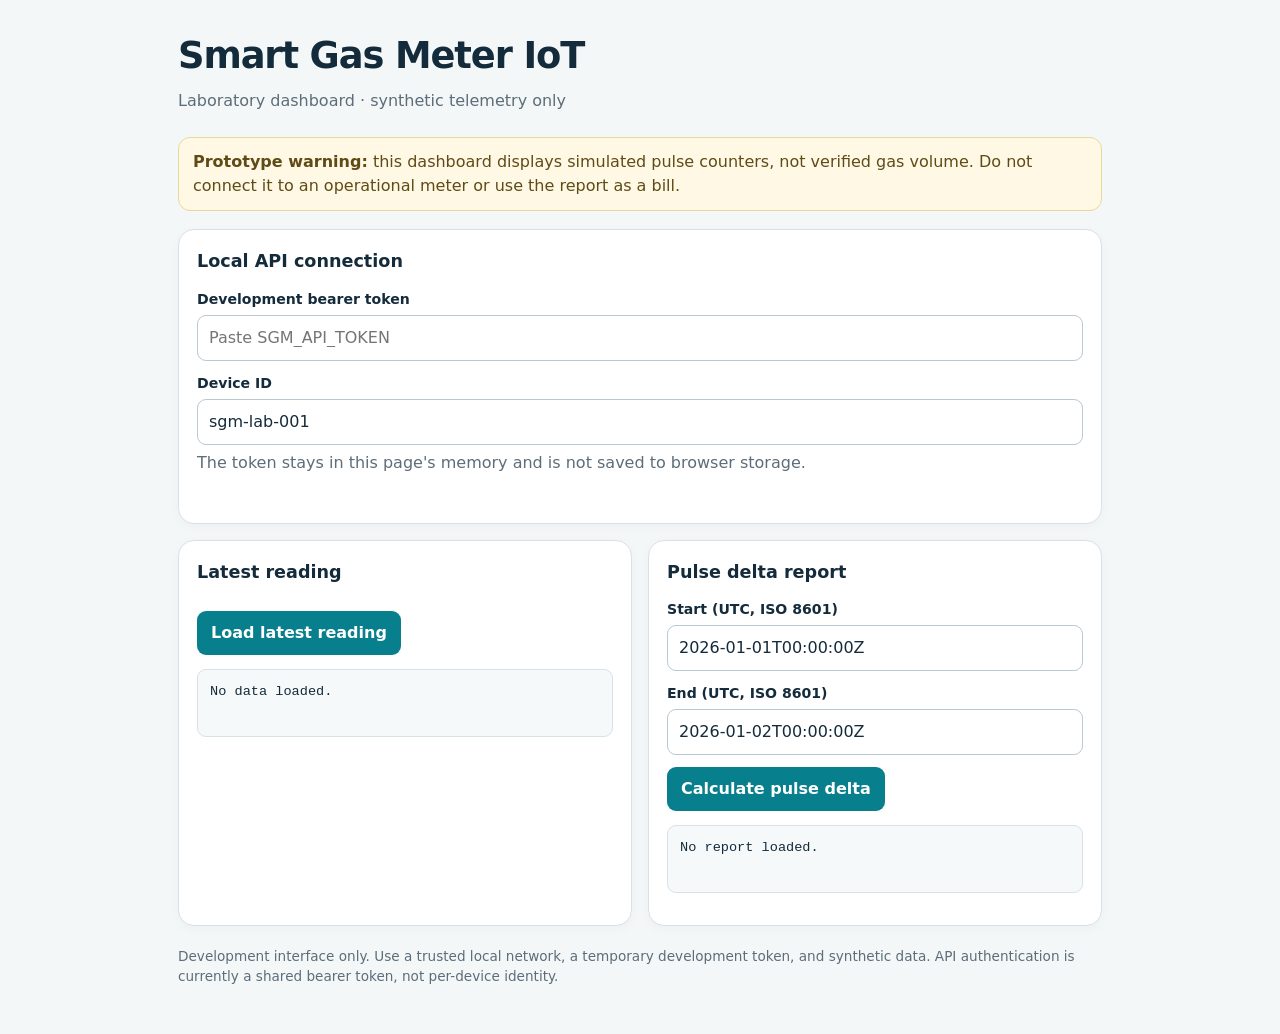
<file: backend/static/index.html>
<!doctype html>
<html lang="en">
<head>
  <meta charset="utf-8">
  <meta name="viewport" content="width=device-width, initial-scale=1">
  <title>Smart Gas Meter IoT · Lab Dashboard</title>
  <style>
    :root { color-scheme: light; --ink:#142b3b; --muted:#5d6d79; --line:#d8e1e6; --bg:#f3f7f8; --accent:#087f8c; --soft:#e5f4f3; }
    * { box-sizing:border-box; }
    body { margin:0; font:16px/1.5 system-ui,-apple-system,sans-serif; background:var(--bg); color:var(--ink); }
    main { max-width:960px; margin:0 auto; padding:28px 18px 48px; }
    header { margin-bottom:24px; }
    h1 { margin:0 0 6px; font-size:clamp(1.6rem,4vw,2.3rem); letter-spacing:-.03em; }
    h2 { font-size:1.1rem; margin:0 0 14px; }
    p { margin:6px 0; color:var(--muted); }
    .notice { background:#fff8e5; border:1px solid #ebd69a; border-radius:12px; padding:12px 14px; color:#5f4b16; margin:18px 0; }
    .grid { display:grid; grid-template-columns:repeat(auto-fit,minmax(280px,1fr)); gap:16px; }
    section { background:white; border:1px solid var(--line); border-radius:16px; padding:18px; box-shadow:0 3px 12px #142b3b08; }
    label { display:block; font-size:.88rem; font-weight:650; margin:12px 0 5px; }
    input { width:100%; border:1px solid #b9c9d1; border-radius:9px; padding:10px 11px; font:inherit; color:var(--ink); background:#fff; }
    button { margin-top:12px; border:0; border-radius:9px; padding:10px 14px; background:var(--accent); color:white; font:inherit; font-weight:650; cursor:pointer; }
    button.secondary { background:var(--soft); color:#07545c; }
    pre { white-space:pre-wrap; overflow-wrap:anywhere; background:#f6f9fa; border:1px solid var(--line); border-radius:9px; padding:12px; min-height:68px; font-size:.85rem; }
    .status { min-height:24px; font-size:.9rem; color:var(--muted); }
    footer { margin-top:20px; font-size:.85rem; color:var(--muted); }
  </style>
</head>
<body>
<main>
  <header>
    <h1>Smart Gas Meter IoT</h1>
    <p>Laboratory dashboard · synthetic telemetry only</p>
  </header>
  <div class="notice"><strong>Prototype warning:</strong> this dashboard displays simulated pulse counters, not verified gas volume. Do not connect it to an operational meter or use the report as a bill.</div>
  <section>
    <h2>Local API connection</h2>
    <label for="token">Development bearer token</label>
    <input id="token" type="password" autocomplete="off" placeholder="Paste SGM_API_TOKEN">
    <label for="device">Device ID</label>
    <input id="device" value="sgm-lab-001">
    <p>The token stays in this page's memory and is not saved to browser storage.</p>
    <div id="status" class="status" role="status" aria-live="polite"></div>
  </section>
  <div class="grid" style="margin-top:16px">
    <section>
      <h2>Latest reading</h2>
      <button id="latestBtn">Load latest reading</button>
      <pre id="latest">No data loaded.</pre>
    </section>
    <section>
      <h2>Pulse delta report</h2>
      <label for="start">Start (UTC, ISO 8601)</label>
      <input id="start" value="2026-01-01T00:00:00Z">
      <label for="end">End (UTC, ISO 8601)</label>
      <input id="end" value="2026-01-02T00:00:00Z">
      <button id="reportBtn">Calculate pulse delta</button>
      <pre id="report">No report loaded.</pre>
    </section>
  </div>
  <footer>Development interface only. Use a trusted local network, a temporary development token, and synthetic data. API authentication is currently a shared bearer token, not per-device identity.</footer>
</main>
<script>
  const $ = id => document.getElementById(id);
  const token = () => $('token').value.trim();
  const device = () => $('device').value.trim();
  const headers = () => ({ 'Authorization': 'Bearer ' + token(), 'Accept': 'application/json' });
  async function api(path) {
    if (!token()) throw new Error('Enter the development bearer token first.');
    const response = await fetch(path, { headers: headers() });
    const body = await response.json().catch(() => ({}));
    if (!response.ok) throw new Error(body.detail || ('HTTP ' + response.status));
    return body;
  }
  async function run(button, output, task) {
    $('status').textContent = 'Working…';
    $(button).disabled = true;
    try {
      const result = await task();
      $(output).textContent = JSON.stringify(result, null, 2);
      $('status').textContent = 'Request completed.';
    } catch (error) {
      $(output).textContent = error.message;
      $('status').textContent = 'Request failed.';
    } finally {
      $(button).disabled = false;
    }
  }
  $('latestBtn').addEventListener('click', () => run('latestBtn', 'latest', () =>
    api('/api/v1/devices/' + encodeURIComponent(device()) + '/latest')));
  $('reportBtn').addEventListener('click', () => run('reportBtn', 'report', () => {
    const query = new URLSearchParams({device_id: device(), start: $('start').value.trim(), end: $('end').value.trim()});
    return api('/api/v1/reports/consumption?' + query.toString());
  }));
</script>
</body>
</html>
</file>
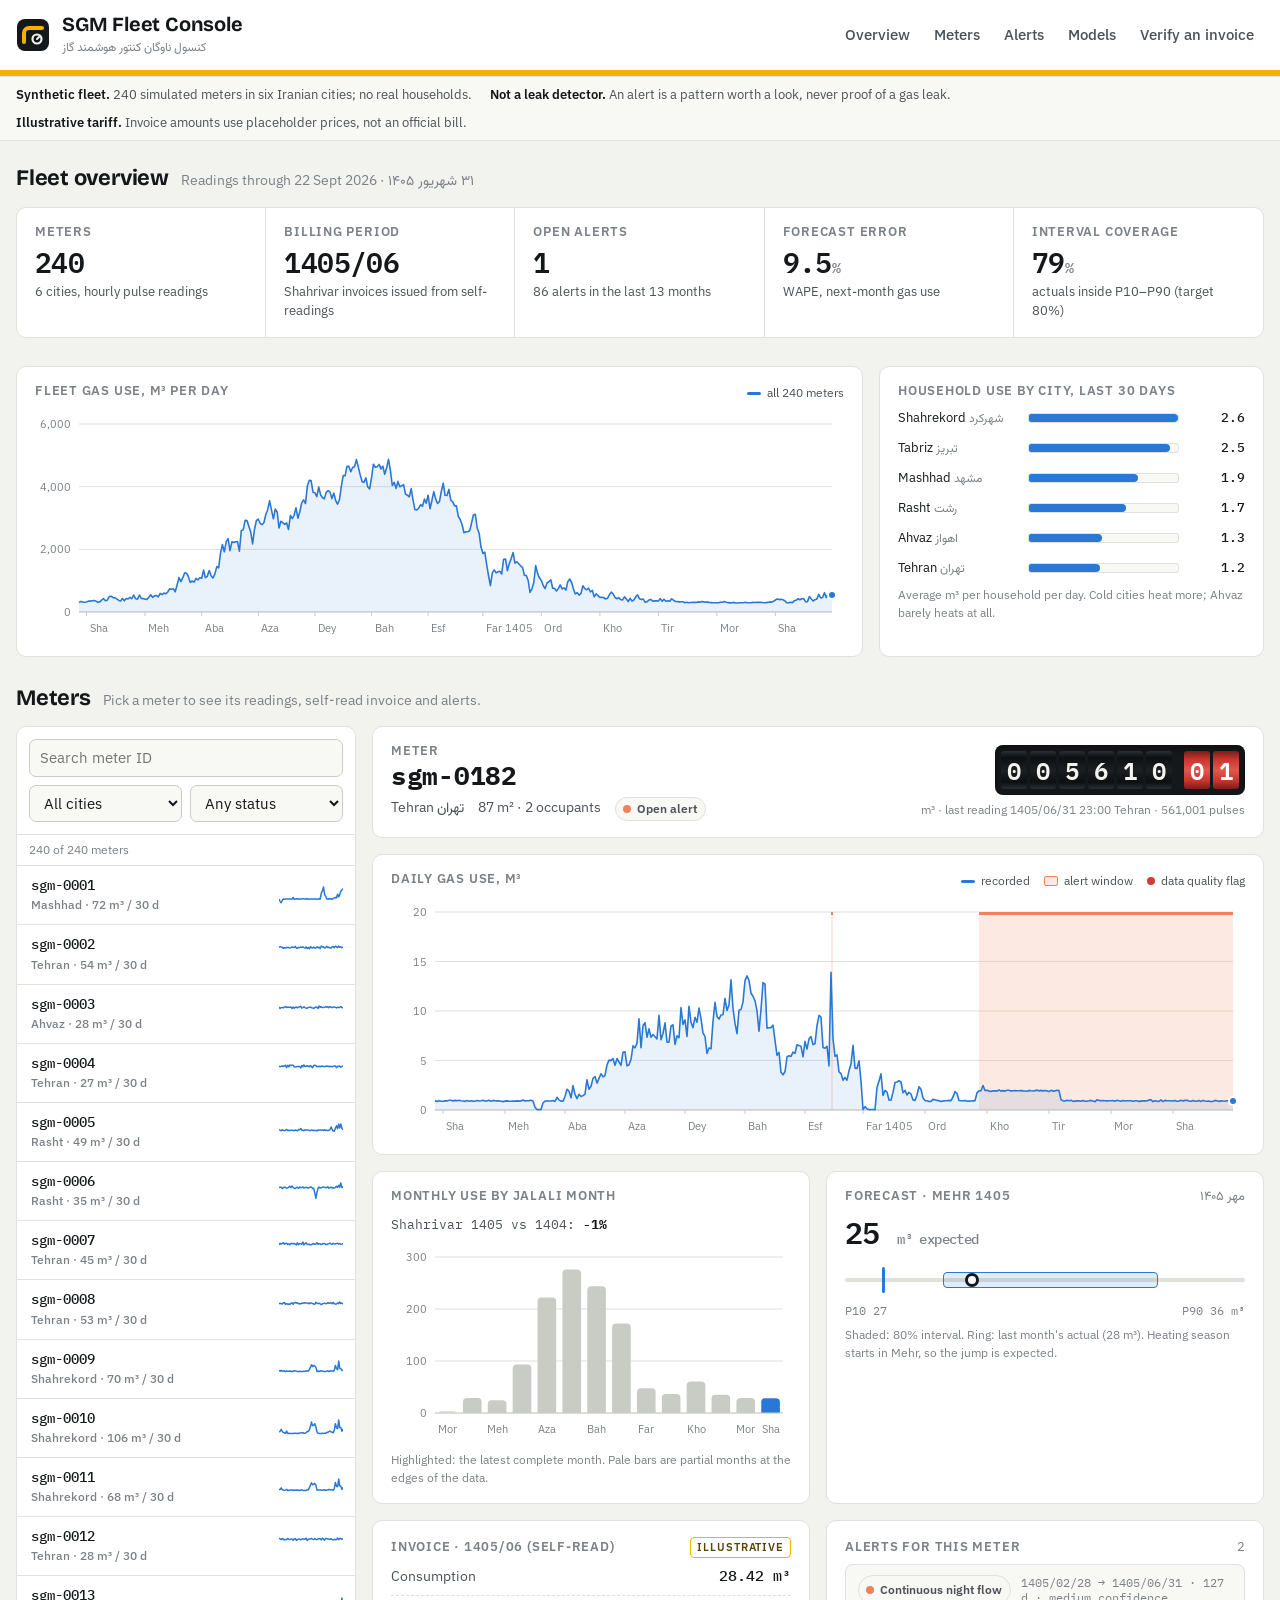
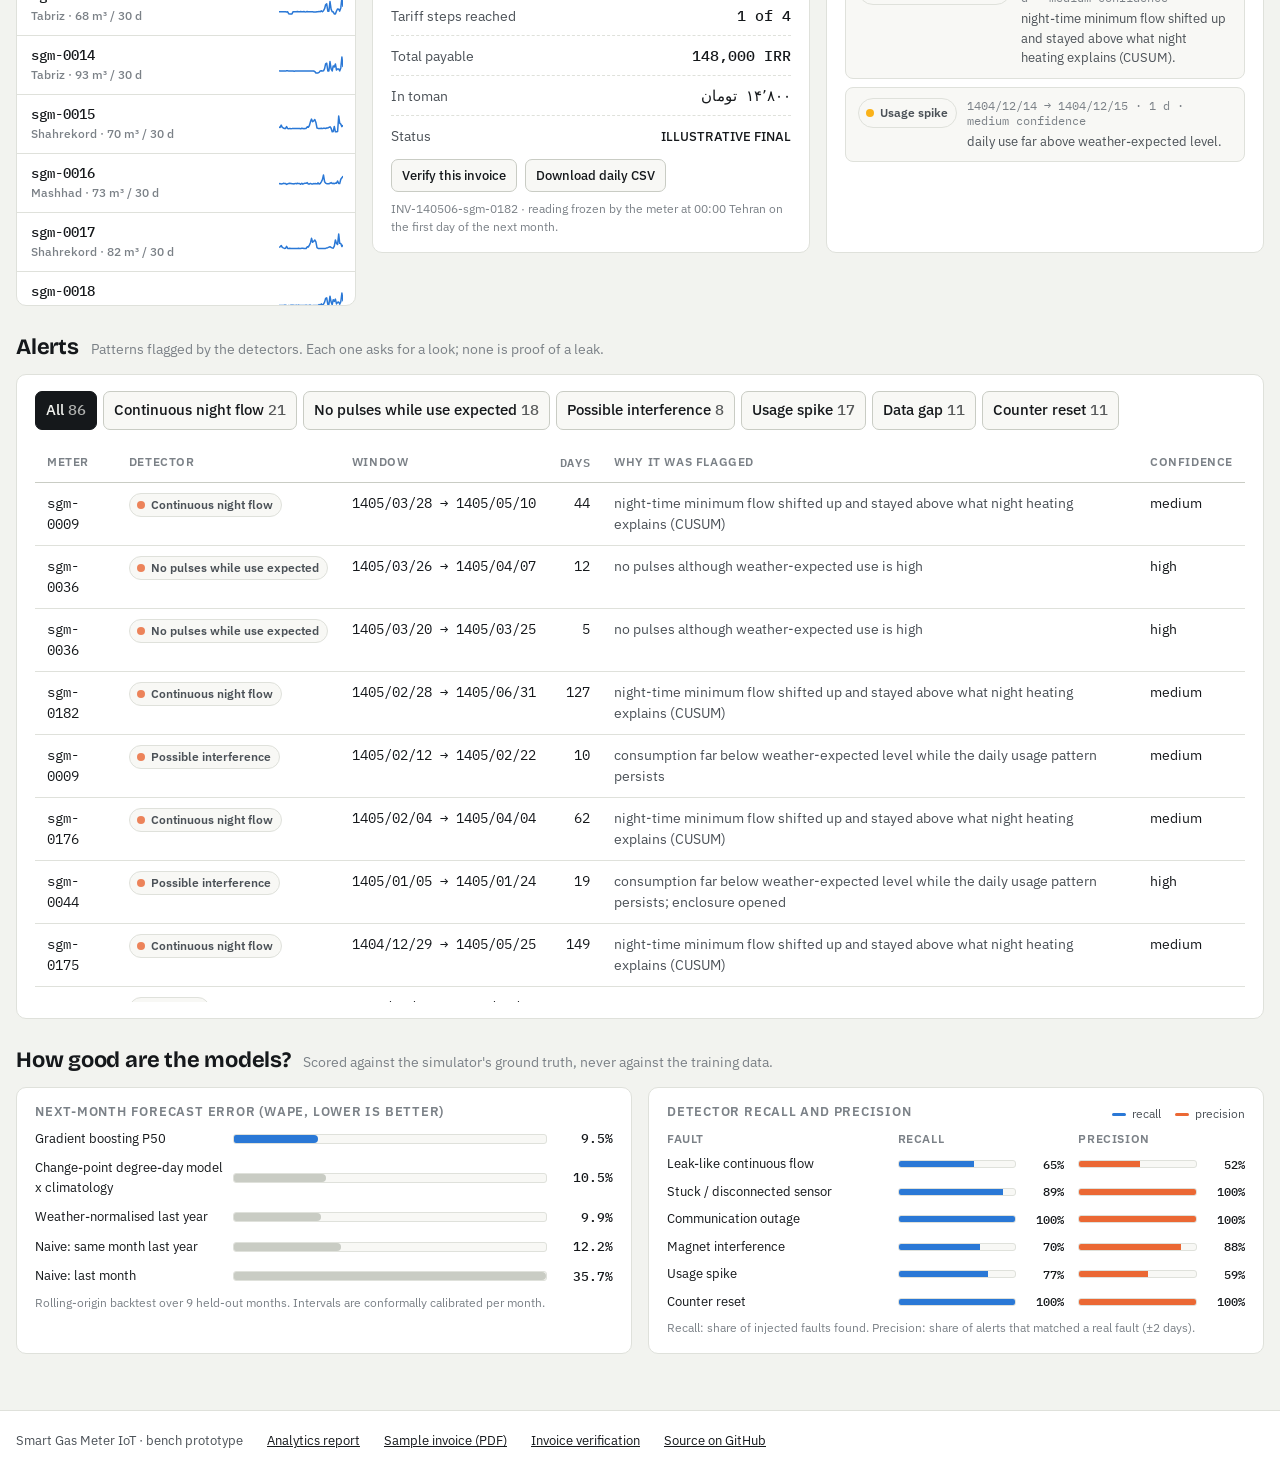
<file: docs/dashboard/index.html>
<!doctype html>
<html lang="en">
<head>
<meta charset="utf-8">
<meta name="viewport" content="width=device-width, initial-scale=1, viewport-fit=cover">
<title>SGM Fleet Console</title>
<meta name="description" content="Fleet console for the Smart Gas Meter prototype: readings, billing-period self-reading, forecasts, alerts and illustrative invoices on a synthetic 240-meter fleet.">
<link rel="preconnect" href="https://fonts.googleapis.com">
<link rel="preconnect" href="https://fonts.gstatic.com" crossorigin>
<link rel="stylesheet" href="https://fonts.googleapis.com/css2?family=Bricolage+Grotesque:opsz,wght@12..96,600;12..96,700&family=IBM+Plex+Mono:wght@400;500;600&family=IBM+Plex+Sans:wght@400;500;600&family=Vazirmatn:wght@400;600&display=swap">
<style>
/* Layout: a utility console. Header band with the yellow gas-pipe rule, KPI strip,
   then device list | device detail, then fleet-wide alerts and model quality. */
:root {
  --bg: #f2f3ef;
  --surface: #ffffff;
  --surface-2: #f8f8f5;
  --ink: #15181b;
  --ink-2: #4b5157;
  --muted: #7b8187;
  --line: #dfe1db;
  --line-2: #c9ccc4;
  --pipe: #f2b200;          /* Iranian gas pipes are painted yellow */
  --pipe-ink: #5a4300;
  --s1: #2a78d6;            /* data series (validated categorical order) */
  --s2: #eb6834;
  --s3: #1baf7a;
  --band: rgba(42, 120, 214, 0.14);
  --good: #0ca30c;
  --warn: #fab219;
  --serious: #ec835a;
  --critical: #d03b3b;
  --drum: #15181b;
  --drum-ink: #f4f4ef;
  --drum-red: #c9352f;
  --alert-band: rgba(236, 131, 90, 0.18);
  --font-display: "Bricolage Grotesque", "IBM Plex Sans", system-ui, sans-serif;
  --font-body: "IBM Plex Sans", system-ui, -apple-system, "Segoe UI", sans-serif;
  --font-num: "IBM Plex Mono", ui-monospace, "SFMono-Regular", Menlo, monospace;
  --font-fa: "Vazirmatn", "IBM Plex Sans", Tahoma, sans-serif;
  --radius: 10px;
}
@media (prefers-color-scheme: dark) {
  :root:not([data-theme="light"]) {
    --bg: #0f1214; --surface: #171b1e; --surface-2: #1c2125; --ink: #e8ebe6; --ink-2: #b4bab6;
    --muted: #868d91; --line: #2a3035; --line-2: #3a4147; --pipe: #f2b200; --pipe-ink: #f7d46a;
    --s1: #4f93e6; --s2: #f07c4c; --s3: #2cc28c; --band: rgba(79, 147, 230, 0.2);
    --drum: #050607; --drum-ink: #f4f4ef; --drum-red: #e0483f; --alert-band: rgba(240, 124, 76, 0.2);
    color-scheme: dark;
  }
}
:root[data-theme="dark"] {
  --bg: #0f1214; --surface: #171b1e; --surface-2: #1c2125; --ink: #e8ebe6; --ink-2: #b4bab6;
  --muted: #868d91; --line: #2a3035; --line-2: #3a4147; --pipe: #f2b200; --pipe-ink: #f7d46a;
  --s1: #4f93e6; --s2: #f07c4c; --s3: #2cc28c; --band: rgba(79, 147, 230, 0.2);
  --drum: #050607; --drum-ink: #f4f4ef; --drum-red: #e0483f; --alert-band: rgba(240, 124, 76, 0.2);
  color-scheme: dark;
}

* { box-sizing: border-box; }
html, body { margin: 0; }
body {
  background: var(--bg); color: var(--ink); font: 15px/1.5 var(--font-body);
  -webkit-font-smoothing: antialiased;
}
a { color: var(--s1); }
.fa { font-family: var(--font-fa); direction: rtl; unicode-bidi: isolate; }
.num { font-family: var(--font-num); font-variant-numeric: tabular-nums; }
.wrap {
  max-width: 1320px; margin: 0 auto;
  padding-left: max(16px, env(safe-area-inset-left, 0px));
  padding-right: max(16px, env(safe-area-inset-right, 0px));
}
:focus-visible { outline: 3px solid var(--pipe); outline-offset: 2px; border-radius: 4px; }

/* Header */
.top { background: var(--surface); border-bottom: 1px solid var(--line); }
.top .wrap { display: flex; align-items: center; gap: 20px; flex-wrap: wrap; padding-block: 14px; }
.brand { display: flex; align-items: center; gap: 12px; text-decoration: none; color: var(--ink); }
.brand svg { flex: none; }
.brand b { font: 700 20px/1 var(--font-display); letter-spacing: -0.01em; }
.brand small { display: block; font: 400 12px/1.3 var(--font-fa); color: var(--muted); margin-top: 3px; }
.top nav { display: flex; gap: 4px; flex-wrap: wrap; margin-left: auto; }
.top nav a {
  color: var(--ink-2); text-decoration: none; font-weight: 500; padding: 6px 10px; border-radius: 6px;
}
.top nav a:hover { background: var(--surface-2); color: var(--ink); }
.pipe-rule { height: 6px; background: var(--pipe); }

.notice { background: var(--surface-2); border-bottom: 1px solid var(--line); font-size: 13px; color: var(--ink-2); }
.notice .wrap { padding-block: 8px; display: flex; gap: 8px 18px; flex-wrap: wrap; }
.notice strong { color: var(--ink); font-weight: 600; }

main { display: grid; grid-template-columns: minmax(0, 1fr); gap: 28px; padding-block: 24px 56px; }
main > section { min-width: 0; }
h2 {
  font: 700 22px/1.2 var(--font-display); margin: 0; letter-spacing: -0.01em; text-wrap: balance;
}
h3 { font: 600 13px/1.3 var(--font-body); text-transform: uppercase; letter-spacing: 0.06em; color: var(--muted); margin: 0; }
.section-head { display: flex; align-items: baseline; gap: 12px; flex-wrap: wrap; margin-bottom: 14px; }
.section-head p { margin: 0; color: var(--muted); font-size: 14px; }

.card { background: var(--surface); border: 1px solid var(--line); border-radius: var(--radius); }
.pad { padding: 16px 18px; }

/* KPI strip */
.kpis { display: grid; grid-template-columns: repeat(5, minmax(0, 1fr)); gap: 0; }
.kpi { padding: 16px 18px; border-right: 1px solid var(--line); min-width: 0; }
.kpi:last-child { border-right: 0; }
.kpi .v { font: 600 28px/1.1 var(--font-num); letter-spacing: -0.02em; margin-top: 6px; }
.kpi .v small { font-size: 15px; color: var(--muted); font-weight: 500; }
.kpi .s { font-size: 13px; color: var(--ink-2); margin-top: 4px; }

/* Fleet chart */
.fleet { display: grid; grid-template-columns: minmax(0, 2.2fr) minmax(0, 1fr); gap: 16px; }

/* Devices */
.devices { display: grid; grid-template-columns: 340px minmax(0, 1fr); gap: 16px; align-items: start; }
.list { display: flex; flex-direction: column; max-height: 1180px; }
.filters { display: grid; grid-template-columns: 1fr 1fr; gap: 8px; padding: 12px; border-bottom: 1px solid var(--line); }
.filters input { grid-column: 1 / -1; }
input, select, button {
  font: inherit; color: var(--ink); background: var(--surface-2); border: 1px solid var(--line-2);
  border-radius: 7px; padding: 7px 10px; min-width: 0;
}
button { cursor: pointer; font-weight: 500; }
button:hover { border-color: var(--ink-2); }
.count { font-size: 12px; color: var(--muted); padding: 6px 12px; border-bottom: 1px solid var(--line); }
.rows { overflow-y: auto; flex: 1; }
.row {
  display: grid; grid-template-columns: 1fr auto; gap: 2px 10px; padding: 10px 12px 10px 14px; width: 100%;
  border: 0; border-bottom: 1px solid var(--line); border-radius: 0; background: transparent; text-align: left;
  position: relative;
}
.row:hover { background: var(--surface-2); }
.row[aria-current="true"] { background: var(--surface-2); }
.row[aria-current="true"]::before { content: ""; position: absolute; left: 0; top: 0; bottom: 0; width: 4px; background: var(--pipe); }
.row .id { font: 500 14px/1.3 var(--font-num); }
.row .meta { font-size: 12px; color: var(--muted); grid-column: 1; }
.row svg { grid-row: 1 / span 2; grid-column: 2; align-self: center; }

.chip {
  display: inline-flex; align-items: center; gap: 6px; font-size: 12px; font-weight: 600; line-height: 1;
  padding: 5px 8px 5px 7px; border-radius: 999px; background: var(--surface-2); border: 1px solid var(--line);
  color: var(--ink-2); white-space: nowrap;
}
.chip i { width: 8px; height: 8px; border-radius: 50%; display: inline-block; background: currentColor; }
.chip.good i { background: var(--good); }
.chip.warn i { background: var(--warn); }
.chip.serious i { background: var(--serious); }
.chip.critical i { background: var(--critical); }

.detail { display: grid; gap: 16px; min-width: 0; }
.ident { display: grid; grid-template-columns: minmax(0, 1fr) auto; gap: 16px; align-items: center; }
.ident h2 { font-size: 26px; }
.ident .sub { color: var(--ink-2); font-size: 14px; display: flex; gap: 6px 14px; flex-wrap: wrap; margin-top: 6px; }

/* Odometer */
.odo { display: grid; gap: 6px; justify-items: end; }
.drums { display: flex; gap: 3px; padding: 6px; background: var(--drum); border-radius: 8px; box-shadow: inset 0 2px 6px rgba(0,0,0,.5); }
.drum {
  width: 26px; height: 38px; display: grid; place-items: center; border-radius: 3px;
  font: 600 24px/1 var(--font-num); color: var(--drum-ink);
  background: linear-gradient(#2b2f33, #0d0f11 18%, #1c2023 50%, #0d0f11 82%, #2b2f33);
}
.drum.red { color: #fff; background: linear-gradient(#7a1d19, var(--drum-red) 22%, #e2564e 50%, var(--drum-red) 78%, #7a1d19); }
.drum.sep { width: 6px; background: none; }
.odo .lbl { font-size: 12px; color: var(--muted); }

.grid2 { display: grid; grid-template-columns: repeat(2, minmax(0, 1fr)); gap: 16px; }
.grid3 { display: grid; grid-template-columns: repeat(3, minmax(0, 1fr)); gap: 16px; }
.chart-head { display: flex; justify-content: space-between; align-items: baseline; gap: 10px; flex-wrap: wrap; margin-bottom: 8px; }
.chart-head .legend { display: flex; gap: 14px; flex-wrap: wrap; font-size: 12px; color: var(--ink-2); }
.legend span { display: inline-flex; align-items: center; gap: 6px; }
.legend .sw { width: 14px; height: 3px; border-radius: 2px; background: var(--s1); }
.legend .sw.band { height: 10px; background: var(--alert-band); border: 1px solid var(--serious); }
.legend .sw.dot { width: 8px; height: 8px; border-radius: 50%; background: var(--critical); }
.chart { position: relative; width: 100%; }
.chart svg { display: block; width: 100%; height: auto; overflow: visible; }
.chart text { fill: var(--muted); font: 11px var(--font-body); }
.chart .axis { stroke: var(--line-2); }
.chart .grid { stroke: var(--line); }
.tip {
  position: absolute; pointer-events: none; background: var(--ink); color: var(--bg); font-size: 12px;
  padding: 7px 9px; border-radius: 6px; white-space: nowrap; transform: translate(-50%, -100%); margin-top: -10px;
  box-shadow: 0 4px 14px rgba(0,0,0,.18);
}
.tip b { font-family: var(--font-num); }

.facts { display: grid; gap: 10px; }
.fact { display: flex; justify-content: space-between; gap: 12px; align-items: baseline; border-bottom: 1px dashed var(--line); padding-bottom: 8px; }
.fact:last-child { border-bottom: 0; padding-bottom: 0; }
.fact span:first-child { color: var(--ink-2); font-size: 14px; }
.fact span:last-child { font: 500 15px var(--font-num); text-align: right; }
.big { font: 600 30px/1.1 var(--font-num); letter-spacing: -0.02em; }
.big small { font-size: 14px; color: var(--muted); font-weight: 500; }
.range { position: relative; height: 34px; margin: 14px 0 6px; }
.range .track { position: absolute; left: 0; right: 0; top: 15px; height: 4px; background: var(--line); border-radius: 2px; }
.range .span { position: absolute; top: 9px; height: 16px; background: var(--band); border: 1px solid var(--s1); border-radius: 4px; }
.range .p50 { position: absolute; top: 4px; width: 3px; height: 26px; background: var(--s1); border-radius: 2px; transform: translateX(-1px); }
.range .last { position: absolute; top: 10px; width: 14px; height: 14px; border-radius: 50%; background: var(--surface); border: 3px solid var(--ink); transform: translateX(-7px); }
.range-labels { display: flex; justify-content: space-between; font: 12px var(--font-num); color: var(--muted); }
.note { font-size: 12px; color: var(--muted); margin: 8px 0 0; }
.stamp {
  display: inline-block; font: 600 11px/1 var(--font-body); letter-spacing: .08em; text-transform: uppercase;
  color: var(--pipe-ink); border: 1.5px solid var(--pipe); border-radius: 4px; padding: 4px 6px;
}
.btn-row { display: flex; gap: 8px; flex-wrap: wrap; margin-top: 12px; }
.btn-row a, .btn-row button { font-size: 13px; padding: 6px 10px; border-radius: 7px; border: 1px solid var(--line-2); background: var(--surface-2); color: var(--ink); text-decoration: none; font-weight: 500; }

.alerts-list { display: grid; gap: 8px; }
.alert-item { display: grid; grid-template-columns: auto 1fr; gap: 4px 10px; padding: 10px 12px; border: 1px solid var(--line); border-radius: 8px; background: var(--surface-2); }
.alert-item .when { font: 12px var(--font-num); color: var(--muted); grid-column: 2; }
.alert-item p { margin: 0; grid-column: 2; font-size: 13px; color: var(--ink-2); }
.empty { color: var(--muted); font-size: 14px; }

/* Tables */
.tablewrap { overflow: auto; max-height: 560px; }
.tablewrap thead th { position: sticky; top: 0; background: var(--surface); z-index: 1; }
table { border-collapse: collapse; width: 100%; font-size: 14px; }
th { text-align: left; font: 600 12px var(--font-body); color: var(--muted); text-transform: uppercase; letter-spacing: .05em; padding: 10px 12px; border-bottom: 1px solid var(--line-2); white-space: nowrap; }
td { padding: 10px 12px; border-bottom: 1px solid var(--line); vertical-align: top; }
tr.clickable { cursor: pointer; }
tr.clickable:hover td { background: var(--surface-2); }
td.num, th.num { text-align: right; }
.chips { display: flex; gap: 6px; flex-wrap: wrap; margin-bottom: 12px; }
.chips button[aria-pressed="true"] { background: var(--ink); color: var(--bg); border-color: var(--ink); }

.bars { display: grid; gap: 10px; }
.bar { display: grid; grid-template-columns: minmax(120px, 1.2fr) minmax(0, 2fr) 56px; gap: 10px; align-items: center; font-size: 13px; }
.bar .track { height: 10px; background: var(--surface-2); border: 1px solid var(--line); border-radius: 3px; position: relative; overflow: hidden; }
.bar .fill { position: absolute; inset: 0 auto 0 0; background: var(--s1); border-radius: 0 4px 4px 0; }
.bar .fill.alt { background: var(--line-2); }
.bar .val { font: 500 13px var(--font-num); text-align: right; }
.pr { display: grid; grid-template-columns: minmax(130px, 1.3fr) repeat(2, minmax(0, 1fr)); gap: 8px 14px; align-items: center; font-size: 13px; }
.pr .h { font: 600 12px var(--font-body); color: var(--muted); text-transform: uppercase; letter-spacing: .05em; }
.meter { display: grid; grid-template-columns: 1fr 40px; gap: 8px; align-items: center; }
.meter .track { height: 8px; background: var(--surface-2); border: 1px solid var(--line); border-radius: 3px; position: relative; overflow: hidden; }
.meter .fill { position: absolute; inset: 0 auto 0 0; background: var(--s1); }
.meter .fill.p { background: var(--s2); }
.meter span { font: 500 12px var(--font-num); text-align: right; }

footer { border-top: 1px solid var(--line); background: var(--surface); font-size: 13px; color: var(--ink-2); }
footer .wrap { padding-block: 20px; display: flex; gap: 10px 24px; flex-wrap: wrap; }
footer a { color: var(--ink); }

.loading { padding: 40px 0; color: var(--muted); }

@media (max-width: 1100px) {
  .kpis { grid-template-columns: repeat(3, minmax(0, 1fr)); }
  .kpi:nth-child(3) { border-right: 0; }
  .kpi:nth-child(n+4) { border-top: 1px solid var(--line); }
  .fleet { grid-template-columns: 1fr; }
  .devices { grid-template-columns: 1fr; }
  .list { max-height: 420px; }
}
@media (max-width: 720px) {
  .kpis { grid-template-columns: repeat(2, minmax(0, 1fr)); }
  .kpi { border-right: 1px solid var(--line); }
  .kpi:nth-child(2n) { border-right: 0; }
  .kpi:nth-child(n+3) { border-top: 1px solid var(--line); }
  .kpi:nth-child(3) { border-right: 1px solid var(--line); }
  .kpi:last-child { grid-column: 1 / -1; }
  .grid2, .grid3 { grid-template-columns: 1fr; }
  .ident { grid-template-columns: 1fr; }
  .odo { justify-items: start; }
  .drum { width: 22px; height: 34px; font-size: 20px; }
  .top nav { margin-left: 0; }
  .bar { grid-template-columns: minmax(0, 1fr) minmax(0, 1fr) 48px; }
}
@media (prefers-reduced-motion: reduce) { * { transition: none !important; animation: none !important; } }
</style>
</head>
<body>
<header class="top">
  <div class="wrap">
    <a class="brand" href="../" aria-label="Smart Gas Meter project home">
      <svg width="34" height="34" viewBox="0 0 34 34" aria-hidden="true">
        <rect x="1" y="1" width="32" height="32" rx="8" fill="var(--ink)"/>
        <path d="M8 24 V15 a5 5 0 0 1 5 -5 H26" fill="none" stroke="var(--pipe)" stroke-width="4" stroke-linecap="round"/>
        <circle cx="21" cy="21" r="4.5" fill="none" stroke="var(--bg)" stroke-width="2.2"/>
        <path d="M21 21 L23.4 18.6" stroke="var(--bg)" stroke-width="2" stroke-linecap="round"/>
      </svg>
      <span><b>SGM Fleet Console</b><small>کنسول ناوگان کنتور هوشمند گاز</small></span>
    </a>
    <nav aria-label="Sections">
      <a href="#overview">Overview</a>
      <a href="#device">Meters</a>
      <a href="#alerts">Alerts</a>
      <a href="#models">Models</a>
      <a href="../verify/">Verify an invoice</a>
    </nav>
  </div>
  <div class="pipe-rule" aria-hidden="true"></div>
</header>
<div class="notice">
  <div class="wrap">
    <span><strong>Synthetic fleet.</strong> 240 simulated meters in six Iranian cities; no real households.</span>
    <span><strong>Not a leak detector.</strong> An alert is a pattern worth a look, never proof of a gas leak.</span>
    <span><strong>Illustrative tariff.</strong> Invoice amounts use placeholder prices, not an official bill.</span>
  </div>
</div>

<main class="wrap" id="app">
  <p class="loading" id="loading">Loading fleet data…</p>
</main>

<footer>
  <div class="wrap">
    <span>Smart Gas Meter IoT · bench prototype</span>
    <a href="https://github.com/ebixs/smart-gas-meter-iot/blob/main/docs/analytics/REPORT.md">Analytics report</a>
    <a href="../analytics/invoices/sample-invoice-typical.pdf">Sample invoice (PDF)</a>
    <a href="../verify/">Invoice verification</a>
    <a href="https://github.com/ebixs/smart-gas-meter-iot">Source on GitHub</a>
  </div>
</footer>

<script>
"use strict";
const PULSE_M3 = 0.01; // pulse constant of the simulated G4 meters
const DATA_URL = "../analytics/dashboard-data.json";

/* ---------- Jalali calendar (port of jalaali-js, same algorithm as the firmware and billing) */
const BREAKS = [-61, 9, 38, 199, 426, 686, 756, 818, 1111, 1181, 1210, 1635, 2060, 2097, 2192, 2262, 2324, 2394, 2456, 3178];
const div = (a, b) => ~~(a / b), mod = (a, b) => a - ~~(a / b) * b;
function jalCal(jy) {
  let gy = jy + 621, leapJ = -14, jp = BREAKS[0], jm, jump = 0, n;
  for (let i = 1; i < BREAKS.length; i++) {
    jm = BREAKS[i]; jump = jm - jp; if (jy < jm) break;
    leapJ += div(jump, 33) * 8 + div(mod(jump, 33), 4); jp = jm;
  }
  n = jy - jp; leapJ += div(n, 33) * 8 + div(mod(n, 33) + 3, 4);
  if (mod(jump, 33) === 4 && jump - n === 4) leapJ++;
  const march = 20 + leapJ - (div(gy, 4) - div((div(gy, 100) + 1) * 3, 4) - 150);
  if (jump - n < 6) n = n - jump + div(jump + 4, 33) * 33;
  let leap = mod(mod(n + 1, 33) - 1, 4); if (leap === -1) leap = 4;
  return { leap, gy, march };
}
function g2d(gy, gm, gd) {
  const d = div((gy + div(gm - 8, 6) + 100100) * 1461, 4) + div(153 * mod(gm + 9, 12) + 2, 5) + gd - 34840408;
  return d - div(div(gy + 100100 + div(gm - 8, 6), 100) * 3, 4) + 752;
}
function toJalali(gy, gm, gd) {
  const jdn = g2d(gy, gm, gd); let jy = gy - 621; const r = jalCal(jy);
  let k = jdn - g2d(gy, 3, r.march);
  if (k >= 0) { if (k <= 185) return [jy, 1 + div(k, 31), mod(k, 31) + 1]; k -= 186; }
  else { jy--; k += 179; if (r.leap === 1) k++; }
  return [jy, 7 + div(k, 30), mod(k, 30) + 1];
}
const J_MONTHS = ["Farvardin", "Ordibehesht", "Khordad", "Tir", "Mordad", "Shahrivar", "Mehr", "Aban", "Azar", "Dey", "Bahman", "Esfand"];
const J_MONTHS_FA = ["فروردین", "اردیبهشت", "خرداد", "تیر", "مرداد", "شهریور", "مهر", "آبان", "آذر", "دی", "بهمن", "اسفند"];
const iso = s => s.slice(0, 10);
const jOf = s => { const [y, m, d] = iso(s).split("-").map(Number); return toJalali(y, m, d); };
const jStr = s => { const [y, m, d] = jOf(s); return `${y}/${String(m).padStart(2, "0")}/${String(d).padStart(2, "0")}`; };
const fmtDate = s => new Date(iso(s) + "T00:00:00Z").toLocaleDateString("en-GB", { day: "numeric", month: "short", year: "numeric", timeZone: "UTC" });
const nf = (v, d = 0) => Number(v).toLocaleString("en-US", { minimumFractionDigits: d, maximumFractionDigits: d });
const faNum = v => Number(v).toLocaleString("fa-IR");
const faYear = v => Number(v).toLocaleString("fa-IR", { useGrouping: false });
const esc = s => String(s).replace(/[&<>"']/g, c => ({ "&": "&amp;", "<": "&lt;", ">": "&gt;", '"': "&quot;", "'": "&#39;" }[c]));

const DETECTORS = {
  continuous_flow: { name: "Continuous night flow", sev: "serious", hint: "night minimum stayed above what heating explains" },
  zero_while_expected: { name: "No pulses while use expected", sev: "serious", hint: "stuck or disconnected sensor" },
  sustained_drop: { name: "Possible interference", sev: "serious", hint: "steady share of pulses missing" },
  usage_spike: { name: "Usage spike", sev: "warn", hint: "sharp jump against the prior week" },
  data_gap: { name: "Data gap", sev: "warn", hint: "no readings received" },
  counter_reset: { name: "Counter reset", sev: "warn", hint: "cumulative counter went backwards" },
};
const LABELS = {
  leak_like_flow: "Leak-like continuous flow", stuck_meter: "Stuck / disconnected sensor", comms_outage: "Communication outage",
  magnet_tamper: "Magnet interference", usage_spike: "Usage spike", counter_reset: "Counter reset",
};
const CITY = { tehran: "Tehran", rasht: "Rasht", mashhad: "Mashhad", tabriz: "Tabriz", ahvaz: "Ahvaz", shahrekord: "Shahrekord" };
const STATUS = {
  open: { label: "Open alert", cls: "serious" },
  recent: { label: "Alert in last 30 days", cls: "warn" },
  normal: { label: "Normal", cls: "good" },
};

let D, byId = {}, alertsBy = {}, selected = null;
const state = { q: "", city: "", status: "", detector: "" };

function daysBetween(a, b) { return Math.round((Date.parse(iso(b)) - Date.parse(iso(a))) / 86400000); }

function prepare(data) {
  D = data;
  const end = D.data_end;
  for (const a of D.alerts) (alertsBy[a.device_id] ||= []).push(a);
  for (const d of D.devices) {
    byId[d.id] = d;
    const al = alertsBy[d.id] || [];
    const open = al.some(a => daysBetween(a.end, end) <= 1);
    const recent = al.some(a => daysBetween(a.end, end) <= 30);
    d.status = open ? "open" : recent ? "recent" : "normal";
    const series = D.daily[d.id] || [];
    d.last30 = series.slice(-30).reduce((s, r) => s + r[1], 0);
    d.spark = series.slice(-60).map(r => r[1]);
  }
}

/* ---------- small SVG helpers */
function niceTicks(max, n = 4) {
  if (max <= 0) return [0, 1];
  const raw = max / n, p = Math.pow(10, Math.floor(Math.log10(raw)));
  const step = [1, 2, 2.5, 5, 10].map(m => m * p).find(s => s >= raw);
  const out = []; for (let v = 0; v <= max + step * 0.001; v += step) out.push(+v.toFixed(6));
  if (out[out.length - 1] < max) out.push(+(out[out.length - 1] + step).toFixed(6));
  return out;
}
function sparkline(vals, w = 64, h = 20) {
  if (!vals.length) return "";
  const mx = Math.max(...vals, 0.001);
  const pts = vals.map((v, i) => `${(i / (vals.length - 1) * w).toFixed(1)},${(h - 2 - v / mx * (h - 4)).toFixed(1)}`).join(" ");
  return `<svg width="${w}" height="${h}" viewBox="0 0 ${w} ${h}" aria-hidden="true"><polyline points="${pts}" fill="none" stroke="var(--s1)" stroke-width="1.5" stroke-linejoin="round"/></svg>`;
}

/* Daily line chart with optional alert bands; hover crosshair + tooltip. */
function lineChart(el, rows, opts = {}) {
  const W = Math.max(320, el.clientWidth || 640), H = opts.height || 220;
  const m = { l: 44, r: 12, t: 14, b: 28 };
  const iw = W - m.l - m.r, ih = H - m.t - m.b;
  const t0 = Date.parse(rows[0][0]), t1 = Date.parse(rows[rows.length - 1][0]);
  const x = s => m.l + (Date.parse(s) - t0) / Math.max(1, t1 - t0) * iw;
  const ymax = Math.max(...rows.map(r => r[1]), 0.1) * 1.08;
  const ticks = niceTicks(ymax); const top = ticks[ticks.length - 1];
  const y = v => m.t + ih - v / top * ih;
  let svg = `<svg viewBox="0 0 ${W} ${H}" role="img" aria-label="${esc(opts.label || "chart")}">`;
  for (const t of ticks) svg += `<line class="grid" x1="${m.l}" x2="${W - m.r}" y1="${y(t)}" y2="${y(t)}"/><text x="${m.l - 8}" y="${y(t) + 4}" text-anchor="end">${nf(t, t < 10 && top <= 10 ? 1 : 0)}</text>`;
  for (const b of opts.bands || []) {
    const a = Math.max(x(b.start), m.l), z = Math.min(x(b.end), W - m.r);
    if (z > a) svg += `<rect x="${a}" y="${m.t}" width="${Math.max(2, z - a)}" height="${ih}" fill="var(--alert-band)"/><rect x="${a}" y="${m.t}" width="${Math.max(2, z - a)}" height="3" fill="var(--serious)"/>`;
  }
  // month ticks (first day of each Jalali month), labelled with the Jalali month
  let lastLabel = -1e9;
  for (const r of rows) {
    const [, , jd] = jOf(r[0]);
    if (jd === 1) {
      const px = x(r[0]);
      svg += `<line class="axis" x1="${px}" x2="${px}" y1="${m.t + ih}" y2="${m.t + ih + 4}"/>`;
      if (px - lastLabel > 54) { const [jy, jm] = jOf(r[0]); svg += `<text x="${px + 3}" y="${H - 8}">${J_MONTHS[jm - 1].slice(0, 3)}${jm === 1 ? " " + jy : ""}</text>`; lastLabel = px; }
    }
  }
  svg += `<line class="axis" x1="${m.l}" x2="${W - m.r}" y1="${m.t + ih}" y2="${m.t + ih}"/>`;
  // area + line, broken at non-ok days
  let path = "", area = "", seg = [];
  const flush = () => {
    if (seg.length > 1) {
      path += "M" + seg.map(p => p.join(",")).join("L");
      area += `M${seg[0][0]},${m.t + ih}L` + seg.map(p => p.join(",")).join("L") + `L${seg[seg.length - 1][0]},${m.t + ih}Z`;
    }
    seg = [];
  };
  for (const r of rows) { if (r[2] === "ok") seg.push([x(r[0]).toFixed(1), y(r[1]).toFixed(1)]); else flush(); }
  flush();
  svg += `<path d="${area}" fill="var(--s1)" opacity="0.10"/><path d="${path}" fill="none" stroke="var(--s1)" stroke-width="1.6" stroke-linejoin="round"/>`;
  for (const r of rows) if (r[2] !== "ok") svg += `<circle cx="${x(r[0])}" cy="${m.t + ih - 5}" r="4" fill="var(--critical)" stroke="var(--surface)" stroke-width="2"><title>${esc(r[2])}: ${fmtDate(r[0])}</title></circle>`;
  const last = rows[rows.length - 1];
  svg += `<circle cx="${x(last[0])}" cy="${y(last[1])}" r="4" fill="var(--s1)" stroke="var(--surface)" stroke-width="2"/>`;
  svg += `<line id="xh" x1="0" x2="0" y1="${m.t}" y2="${m.t + ih}" stroke="var(--ink-2)" stroke-dasharray="3 3" visibility="hidden"/><circle id="xd" r="4.5" fill="var(--s1)" stroke="var(--surface)" stroke-width="2" visibility="hidden"/>`;
  svg += `<rect x="${m.l}" y="${m.t}" width="${iw}" height="${ih}" fill="transparent" class="hit"/></svg><div class="tip" hidden></div>`;
  el.innerHTML = svg;
  const s = el.querySelector("svg"), tip = el.querySelector(".tip"), xh = s.querySelector("#xh"), xd = s.querySelector("#xd");
  const move = ev => {
    const pt = s.createSVGPoint(); pt.x = ev.clientX; pt.y = ev.clientY;
    const p = pt.matrixTransform(s.getScreenCTM().inverse());
    const t = t0 + (p.x - m.l) / iw * (t1 - t0);
    let best = rows[0], bd = Infinity;
    for (const r of rows) { const d = Math.abs(Date.parse(r[0]) - t); if (d < bd) { bd = d; best = r; } }
    const px = x(best[0]), py = y(best[1]);
    xh.setAttribute("x1", px); xh.setAttribute("x2", px); xh.setAttribute("visibility", "visible");
    xd.setAttribute("cx", px); xd.setAttribute("cy", py); xd.setAttribute("visibility", "visible");
    const rect = s.getBoundingClientRect(), scale = rect.width / W;
    tip.hidden = false; tip.style.left = px * scale + "px"; tip.style.top = py * scale + "px";
    tip.innerHTML = `${fmtDate(best[0])} · <span class="fa">${jStr(best[0])}</span><br><b>${nf(best[1], 2)} m³</b>${best[2] !== "ok" ? " · " + esc(best[2]) : ""}`;
  };
  s.addEventListener("pointermove", move);
  s.addEventListener("pointerleave", () => { tip.hidden = true; xh.setAttribute("visibility", "hidden"); xd.setAttribute("visibility", "hidden"); });
}

/* Vertical bars with hover tooltip; highlight = index to emphasise. */
function barChart(el, items, opts = {}) {
  const W = Math.max(300, el.clientWidth || 520), H = opts.height || 200;
  const m = { l: 44, r: 8, t: 14, b: 30 }, iw = W - m.l - m.r, ih = H - m.t - m.b;
  const ticks = niceTicks(Math.max(...items.map(i => i.v), 1) * 1.05), top = ticks[ticks.length - 1];
  const bw = iw / items.length, gap = Math.min(8, bw * 0.25);
  const y = v => m.t + ih - v / top * ih;
  let svg = `<svg viewBox="0 0 ${W} ${H}" role="img" aria-label="${esc(opts.label || "bar chart")}">`;
  for (const t of ticks) svg += `<line class="grid" x1="${m.l}" x2="${W - m.r}" y1="${y(t)}" y2="${y(t)}"/><text x="${m.l - 8}" y="${y(t) + 4}" text-anchor="end">${nf(t)}</text>`;
  items.forEach((it, i) => {
    const bx = m.l + i * bw + gap / 2, h = Math.max(0, m.t + ih - y(it.v)), r = Math.min(4, (bw - gap) / 2);
    const fill = it.hi ? "var(--s1)" : it.partial ? "var(--line)" : "var(--line-2)";
    const yy = m.t + ih - h;
    svg += `<path d="M${bx},${m.t + ih}V${yy + r}q0,-${r} ${r},-${r}h${bw - gap - 2 * r}q${r},0 ${r},${r}V${m.t + ih}Z" fill="${fill}" data-i="${i}"/>`;
    if (i % Math.ceil(items.length / 13) === 0 || it.hi) svg += `<text x="${bx + (bw - gap) / 2}" y="${H - 10}" text-anchor="middle">${esc(it.short)}</text>`;
  });
  svg += `<line class="axis" x1="${m.l}" x2="${W - m.r}" y1="${m.t + ih}" y2="${m.t + ih}"/></svg><div class="tip" hidden></div>`;
  el.innerHTML = svg;
  const s = el.querySelector("svg"), tip = el.querySelector(".tip");
  s.addEventListener("pointermove", ev => {
    const pt = s.createSVGPoint(); pt.x = ev.clientX; pt.y = ev.clientY;
    const p = pt.matrixTransform(s.getScreenCTM().inverse());
    const i = Math.floor((p.x - m.l) / bw);
    if (i < 0 || i >= items.length) { tip.hidden = true; return; }
    const it = items[i], scale = s.getBoundingClientRect().width / W;
    tip.hidden = false; tip.style.left = (m.l + i * bw + bw / 2) * scale + "px"; tip.style.top = y(it.v) * scale + "px";
    tip.innerHTML = `${esc(it.label)}<br><b>${nf(it.v, 1)} m³</b>${it.partial ? " · partial month" : ""}`;
  });
  s.addEventListener("pointerleave", () => { tip.hidden = true; });
}

/* ---------- views */
function render() {
  const app = document.getElementById("app");
  const open = D.devices.filter(d => d.status === "open").length;
  const gbm = D.forecast_metrics[0];
  const [jy, jm, jd] = jOf(D.data_end);
  app.innerHTML = `
  <section id="overview" aria-labelledby="ov-h">
    <div class="section-head"><h2 id="ov-h">Fleet overview</h2><p>Readings through ${fmtDate(D.data_end)} · <span class="fa">${faNum(jd)} ${J_MONTHS_FA[jm - 1]} ${faYear(jy)}</span></p></div>
    <div class="card kpis">
      <div class="kpi"><h3>Meters</h3><div class="v">${D.devices.length}</div><div class="s">6 cities, hourly pulse readings</div></div>
      <div class="kpi"><h3>Billing period</h3><div class="v">${D.devices[0].invoice.period}</div><div class="s">${J_MONTHS[Number(D.devices[0].invoice.period.slice(5)) - 1]} invoices issued from self-readings</div></div>
      <div class="kpi"><h3>Open alerts</h3><div class="v">${open}</div><div class="s">${D.alerts.length} alerts in the last 13 months</div></div>
      <div class="kpi"><h3>Forecast error</h3><div class="v">${nf(gbm.WAPE * 100, 1)}<small>%</small></div><div class="s">WAPE, next-month gas use</div></div>
      <div class="kpi"><h3>Interval coverage</h3><div class="v">${nf(D.forecast_coverage * 100, 0)}<small>%</small></div><div class="s">actuals inside P10–P90 (target 80%)</div></div>
    </div>
  </section>

  <section aria-labelledby="fl-h">
    <div class="fleet">
      <div class="card pad">
        <div class="chart-head"><h3 id="fl-h">Fleet gas use, m³ per day</h3><div class="legend"><span><i class="sw"></i>all ${D.devices.length} meters</span></div></div>
        <div class="chart" id="fleet-chart"></div>
      </div>
      <div class="card pad">
        <div class="chart-head"><h3>Household use by city, last 30 days</h3></div>
        <div class="bars" id="city-bars"></div>
        <p class="note">Average m³ per household per day. Cold cities heat more; Ahvaz barely heats at all.</p>
      </div>
    </div>
  </section>

  <section id="device" aria-labelledby="dv-h">
    <div class="section-head"><h2 id="dv-h">Meters</h2><p>Pick a meter to see its readings, self-read invoice and alerts.</p></div>
    <div class="devices">
      <div class="card list">
        <div class="filters">
          <input id="f-q" type="search" placeholder="Search meter ID" aria-label="Search meter ID">
          <select id="f-city" aria-label="City"><option value="">All cities</option>${Object.entries(CITY).map(([k, v]) => `<option value="${k}">${v}</option>`).join("")}</select>
          <select id="f-status" aria-label="Status"><option value="">Any status</option>${Object.entries(STATUS).map(([k, v]) => `<option value="${k}">${v.label}</option>`).join("")}</select>
        </div>
        <div class="count" id="f-count"></div>
        <div class="rows" id="rows" role="listbox" aria-label="Meters"></div>
      </div>
      <div class="detail" id="detail"></div>
    </div>
  </section>

  <section id="alerts" aria-labelledby="al-h">
    <div class="section-head"><h2 id="al-h">Alerts</h2><p>Patterns flagged by the detectors. Each one asks for a look; none is proof of a leak.</p></div>
    <div class="card pad">
      <div class="chips" id="det-chips" role="group" aria-label="Filter by detector"></div>
      <div class="tablewrap"><table>
        <thead><tr><th>Meter</th><th>Detector</th><th>Window</th><th class="num">Days</th><th>Why it was flagged</th><th>Confidence</th></tr></thead>
        <tbody id="alert-rows"></tbody>
      </table></div>
    </div>
  </section>

  <section id="models" aria-labelledby="md-h">
    <div class="section-head"><h2 id="md-h">How good are the models?</h2><p>Scored against the simulator's ground truth, never against the training data.</p></div>
    <div class="grid2">
      <div class="card pad">
        <div class="chart-head"><h3>Next-month forecast error (WAPE, lower is better)</h3></div>
        <div class="bars" id="wape-bars"></div>
        <p class="note">Rolling-origin backtest over 9 held-out months. Intervals are conformally calibrated per month.</p>
      </div>
      <div class="card pad">
        <div class="chart-head"><h3>Detector recall and precision</h3><div class="legend"><span><i class="sw"></i>recall</span><span><i class="sw" style="background:var(--s2)"></i>precision</span></div></div>
        <div class="pr" id="pr"></div>
        <p class="note">Recall: share of injected faults found. Precision: share of alerts that matched a real fault (±2 days).</p>
      </div>
    </div>
  </section>`;

  drawFleet();
  drawCities();
  drawModels();
  drawAlertChips();
  drawAlerts();
  bindFilters();
  drawRows();
  const fromHash = decodeURIComponent(location.hash.slice(1));
  select(byId[fromHash] ? fromHash : (D.devices.find(d => d.status === "open") || D.devices[0]).id, false);
}

function drawFleet() {
  const sums = new Map();
  for (const rows of Object.values(D.daily)) for (const r of rows) sums.set(r[0], (sums.get(r[0]) || 0) + r[1]);
  const rows = [...sums.entries()].sort((a, b) => a[0] < b[0] ? -1 : 1).map(([d, v]) => [d, v, "ok"]);
  lineChart(document.getElementById("fleet-chart"), rows, { height: 230, label: "Fleet gas use per day" });
}

function drawCities() {
  const acc = {};
  for (const d of D.devices) { (acc[d.city] ||= { s: 0, n: 0, fa: d.city_fa }); acc[d.city].s += d.last30 / 30; acc[d.city].n++; }
  const items = Object.entries(acc).map(([k, v]) => ({ k, fa: v.fa, v: v.s / v.n })).sort((a, b) => b.v - a.v);
  const mx = Math.max(...items.map(i => i.v));
  document.getElementById("city-bars").innerHTML = items.map(i => `
    <div class="bar"><span>${CITY[i.k]} <span class="fa" style="color:var(--muted);font-size:12px">${esc(i.fa)}</span></span>
    <span class="track"><span class="fill" style="width:${i.v / mx * 100}%"></span></span><span class="val">${nf(i.v, 1)}</span></div>`).join("");
}

function drawModels() {
  const mx = Math.max(...D.forecast_metrics.map(m => m.WAPE));
  document.getElementById("wape-bars").innerHTML = D.forecast_metrics.map((m, i) => `
    <div class="bar"><span>${esc(m.method.replace(/\s*\(.*\)/, ""))}</span>
    <span class="track"><span class="fill ${i ? "alt" : ""}" style="width:${m.WAPE / mx * 100}%"></span></span>
    <span class="val">${nf(m.WAPE * 100, 1)}%</span></div>`).join("");
  const cell = (v, p) => v == null ? `<div class="meter"><div class="track"></div><span>–</span></div>` :
    `<div class="meter"><div class="track"><div class="fill ${p ? "p" : ""}" style="width:${v * 100}%"></div></div><span>${nf(v * 100, 0)}%</span></div>`;
  document.getElementById("pr").innerHTML = `<span class="h">Fault</span><span class="h">Recall</span><span class="h">Precision</span>` +
    D.detection.map(e => `<span>${esc(LABELS[e.label] || e.label)}</span>${cell(e.recall)}${cell(e.precision, true)}`).join("");
}

function drawAlertChips() {
  const counts = {};
  for (const a of D.alerts) counts[a.detector] = (counts[a.detector] || 0) + 1;
  const btn = (k, label, n) => `<button type="button" data-det="${k}" aria-pressed="${state.detector === k}">${esc(label)} <span class="num" style="color:inherit;opacity:.7">${n}</span></button>`;
  const el = document.getElementById("det-chips");
  el.innerHTML = btn("", "All", D.alerts.length) + Object.keys(DETECTORS).filter(k => counts[k]).map(k => btn(k, DETECTORS[k].name, counts[k])).join("");
  el.onclick = e => { const b = e.target.closest("button"); if (!b) return; state.detector = b.dataset.det; drawAlertChips(); drawAlerts(); };
}

function drawAlerts() {
  const rows = D.alerts.filter(a => !state.detector || a.detector === state.detector)
    .sort((a, b) => (a.start < b.start ? 1 : -1));
  document.getElementById("alert-rows").innerHTML = rows.map(a => {
    const det = DETECTORS[a.detector] || { name: a.detector, sev: "warn" };
    return `<tr class="clickable" data-id="${esc(a.device_id)}" tabindex="0">
      <td class="num" style="text-align:left">${esc(a.device_id)}</td>
      <td><span class="chip ${det.sev}"><i></i>${esc(det.name)}</span></td>
      <td class="num" style="text-align:left;white-space:nowrap">${jStr(a.start)} → ${jStr(a.end)}</td>
      <td class="num">${daysBetween(a.start, a.end)}</td>
      <td style="color:var(--ink-2)">${esc(a.reason)}</td>
      <td>${esc(a.confidence)}</td></tr>`;
  }).join("");
  const tb = document.getElementById("alert-rows");
  const go = e => { const tr = e.target.closest("tr"); if (!tr) return; select(tr.dataset.id, true); document.getElementById("device").scrollIntoView({ behavior: "smooth" }); };
  tb.onclick = go;
  tb.onkeydown = e => { if (e.key === "Enter") go(e); };
}

function bindFilters() {
  const q = document.getElementById("f-q"), c = document.getElementById("f-city"), s = document.getElementById("f-status");
  q.oninput = () => { state.q = q.value.trim().toLowerCase(); drawRows(); };
  c.onchange = () => { state.city = c.value; drawRows(); };
  s.onchange = () => { state.status = s.value; drawRows(); };
}

function filtered() {
  return D.devices.filter(d => (!state.q || d.id.includes(state.q)) && (!state.city || d.city === state.city) && (!state.status || d.status === state.status));
}

function drawRows() {
  const list = filtered();
  document.getElementById("f-count").textContent = `${list.length} of ${D.devices.length} meters`;
  const el = document.getElementById("rows");
  el.innerHTML = list.map(d => `
    <button type="button" class="row" role="option" data-id="${d.id}" aria-current="${d.id === selected}">
      <span class="id">${d.id}</span>
      <span class="meta">${CITY[d.city]} · ${nf(d.last30, 0)} m³ / 30 d ${d.status !== "normal" ? `· <span class="chip ${STATUS[d.status].cls}" style="padding:2px 6px;font-size:11px"><i></i>${STATUS[d.status].label}</span>` : ""}</span>
      ${sparkline(d.spark)}
    </button>`).join("") || `<p class="empty pad">No meter matches these filters.</p>`;
  el.onclick = e => { const b = e.target.closest(".row"); if (b) select(b.dataset.id, true); };
}

function monthly(rows) {
  const acc = new Map();
  for (const r of rows) {
    const [jy, jm, jd] = jOf(r[0]); const k = `${jy}/${String(jm).padStart(2, "0")}`;
    const o = acc.get(k) || { k, jy, jm, v: 0, days: 0, first: jd };
    o.v += r[1]; o.days++; acc.set(k, o);
  }
  return [...acc.values()].map(o => ({ ...o, partial: o.first !== 1 }));
}

function odometer(pulses) {
  const m3 = pulses * PULSE_M3;
  const whole = Math.floor(m3).toString().padStart(6, "0"), frac = Math.round((m3 % 1) * 100).toString().padStart(2, "0");
  return `<div class="drums" role="img" aria-label="Meter reading ${nf(m3, 2)} cubic metres">${[...whole].map(c => `<span class="drum">${c}</span>`).join("")}<span class="drum sep"></span>${[...frac].map(c => `<span class="drum red">${c}</span>`).join("")}</div>`;
}

function select(id, push) {
  selected = id;
  const d = byId[id]; if (!d) return;
  if (push) history.replaceState(null, "", "#" + id);
  document.querySelectorAll("#rows .row").forEach(r => r.setAttribute("aria-current", r.dataset.id === id));
  const rows = D.daily[id] || [];
  const al = (alertsBy[id] || []).slice().sort((a, b) => (a.start < b.start ? 1 : -1));
  const st = STATUS[d.status];
  const months = monthly(rows);
  const latest = months.filter(m => !m.partial).slice(-1)[0];
  const yearAgo = months.find(m => m.jy === latest.jy - 1 && m.jm === latest.jm && !m.partial);
  const yoy = yearAgo ? (latest.v / yearAgo.v - 1) * 100 : null;
  const inv = d.invoice, f = d.forecast;
  const lastMonth = latest ? latest.v : 0;
  const lo = Math.min(f.p10, lastMonth) * 0.85, hi = Math.max(f.p90, lastMonth) * 1.1;
  const pos = v => ((v - lo) / (hi - lo) * 100).toFixed(1) + "%";
  const ts = d.last_reading.ts;
  const tehran = new Date(Date.parse(ts) + 3.5 * 3600000).toISOString().slice(11, 16);

  document.getElementById("detail").innerHTML = `
    <div class="card pad ident">
      <div>
        <h3>Meter</h3>
        <h2 class="num">${d.id}</h2>
        <div class="sub"><span>${CITY[d.city]} <span class="fa">${esc(d.city_fa)}</span></span><span>${d.area_m2} m² · ${d.occupants} occupants</span><span class="chip ${st.cls}"><i></i>${st.label}</span></div>
      </div>
      <div class="odo">${odometer(d.last_reading.pulses)}<span class="lbl">m³ · last reading ${jStr(ts)} ${tehran} Tehran · ${nf(d.last_reading.pulses)} pulses</span></div>
    </div>
    <div class="card pad">
      <div class="chart-head"><h3>Daily gas use, m³</h3>
        <div class="legend"><span><i class="sw"></i>recorded</span><span><i class="sw band"></i>alert window</span><span><i class="sw dot"></i>data quality flag</span></div></div>
      <div class="chart" id="daily-chart"></div>
    </div>
    <div class="grid2">
      <div class="card pad">
        <div class="chart-head"><h3>Monthly use by Jalali month</h3>
          ${yoy == null ? "" : `<span class="num" style="font-size:13px;color:var(--ink-2)">${J_MONTHS[latest.jm - 1]} ${latest.jy} vs ${latest.jy - 1}: <b style="color:var(--ink)">${yoy >= 0 ? "+" : ""}${nf(yoy, 0)}%</b></span>`}</div>
        <div class="chart" id="month-chart"></div>
        <p class="note">Highlighted: the latest complete month. Pale bars are partial months at the edges of the data.</p>
      </div>
      <div class="card pad">
        <div class="chart-head"><h3>Forecast · ${J_MONTHS[f.jmonth - 1]} ${f.jyear}</h3><span class="fa" style="font-size:13px;color:var(--muted)">${J_MONTHS_FA[f.jmonth - 1]} ${faYear(f.jyear)}</span></div>
        <div class="big">${nf(f.p50, 0)} <small>m³ expected</small></div>
        <div class="range" aria-hidden="true"><div class="track"></div>
          <div class="span" style="left:${pos(f.p10)};width:calc(${pos(f.p90)} - ${pos(f.p10)})"></div>
          <div class="p50" style="left:${pos(f.p50)}"></div>
          <div class="last" style="left:${pos(lastMonth)}" title="last month"></div></div>
        <div class="range-labels"><span>P10 ${nf(f.p10, 0)}</span><span>P90 ${nf(f.p90, 0)} m³</span></div>
        <p class="note">Shaded: 80% interval. Ring: last month's actual (${nf(lastMonth, 0)} m³). Heating season starts in ${J_MONTHS[f.jmonth - 1]}, so the jump is expected.</p>
      </div>
    </div>
    <div class="grid2">
      <div class="card pad">
        <div class="chart-head"><h3>Invoice · ${esc(inv.period)} (self-read)</h3><span class="stamp">Illustrative</span></div>
        <div class="facts">
          <div class="fact"><span>Consumption</span><span>${nf(inv.m3, 2)} m³</span></div>
          <div class="fact"><span>Tariff steps reached</span><span>${inv.tiers} of 4</span></div>
          <div class="fact"><span>Total payable</span><span>${nf(inv.total)} IRR</span></div>
          <div class="fact"><span>In toman</span><span class="fa">${faNum(inv.total / 10)} تومان</span></div>
          <div class="fact"><span>Status</span><span style="font-family:var(--font-body);font-size:13px">${esc(inv.status)}</span></div>
        </div>
        <div class="btn-row">
          ${inv.token ? `<a href="../verify/#${encodeURIComponent(inv.token)}">Verify this invoice</a>` : ""}
          <button type="button" id="csv">Download daily CSV</button>
        </div>
        <p class="note">${esc(inv.id)} · reading frozen by the meter at 00:00 Tehran on the first day of the next month.</p>
      </div>
      <div class="card pad">
        <div class="chart-head"><h3>Alerts for this meter</h3><span class="num" style="font-size:13px;color:var(--muted)">${al.length}</span></div>
        <div class="alerts-list">${al.length ? al.map(a => {
          const det = DETECTORS[a.detector] || { name: a.detector, sev: "warn", hint: "" };
          return `<div class="alert-item"><span class="chip ${det.sev}"><i></i>${esc(det.name)}</span>
            <span class="when">${jStr(a.start)} → ${jStr(a.end)} · ${daysBetween(a.start, a.end)} d · ${esc(a.confidence)} confidence</span>
            <p>${esc(a.reason)}.</p></div>`; }).join("") : `<p class="empty">No alerts in the last 13 months.</p>`}</div>
      </div>
    </div>`;

  lineChart(document.getElementById("daily-chart"), rows, { height: 240, bands: al, label: `Daily gas use for ${id}` });
  barChart(document.getElementById("month-chart"), months.map(m => ({
    v: m.v, short: J_MONTHS[m.jm - 1].slice(0, 3), label: `${J_MONTHS[m.jm - 1]} ${m.jy}`, hi: m === latest, partial: m.partial,
  })), { label: `Monthly gas use for ${id}` });
  document.getElementById("csv").onclick = () => {
    const csv = "date,jalali_date,volume_m3,quality\n" + rows.map(r => `${r[0]},${jStr(r[0])},${r[1]},${r[2]}`).join("\n");
    const a = document.createElement("a");
    a.href = URL.createObjectURL(new Blob([csv], { type: "text/csv" }));
    a.download = `${id}-daily.csv`; a.click(); setTimeout(() => URL.revokeObjectURL(a.href), 1000);
  };
}

let resizeTimer;
addEventListener("resize", () => {
  clearTimeout(resizeTimer);
  resizeTimer = setTimeout(() => { if (D) { drawFleet(); if (selected) select(selected, false); } }, 150);
});
addEventListener("hashchange", () => { const id = decodeURIComponent(location.hash.slice(1)); if (byId[id] && id !== selected) select(id, false); });

fetch(DATA_URL).then(r => { if (!r.ok) throw new Error(r.status); return r.json(); })
  .then(data => { prepare(data); render(); })
  .catch(err => { document.getElementById("loading").textContent = `Could not load ${DATA_URL} (${err.message}). Serve the docs folder over HTTP, e.g. python -m http.server.`; });
</script>
</body>
</html>
</file>
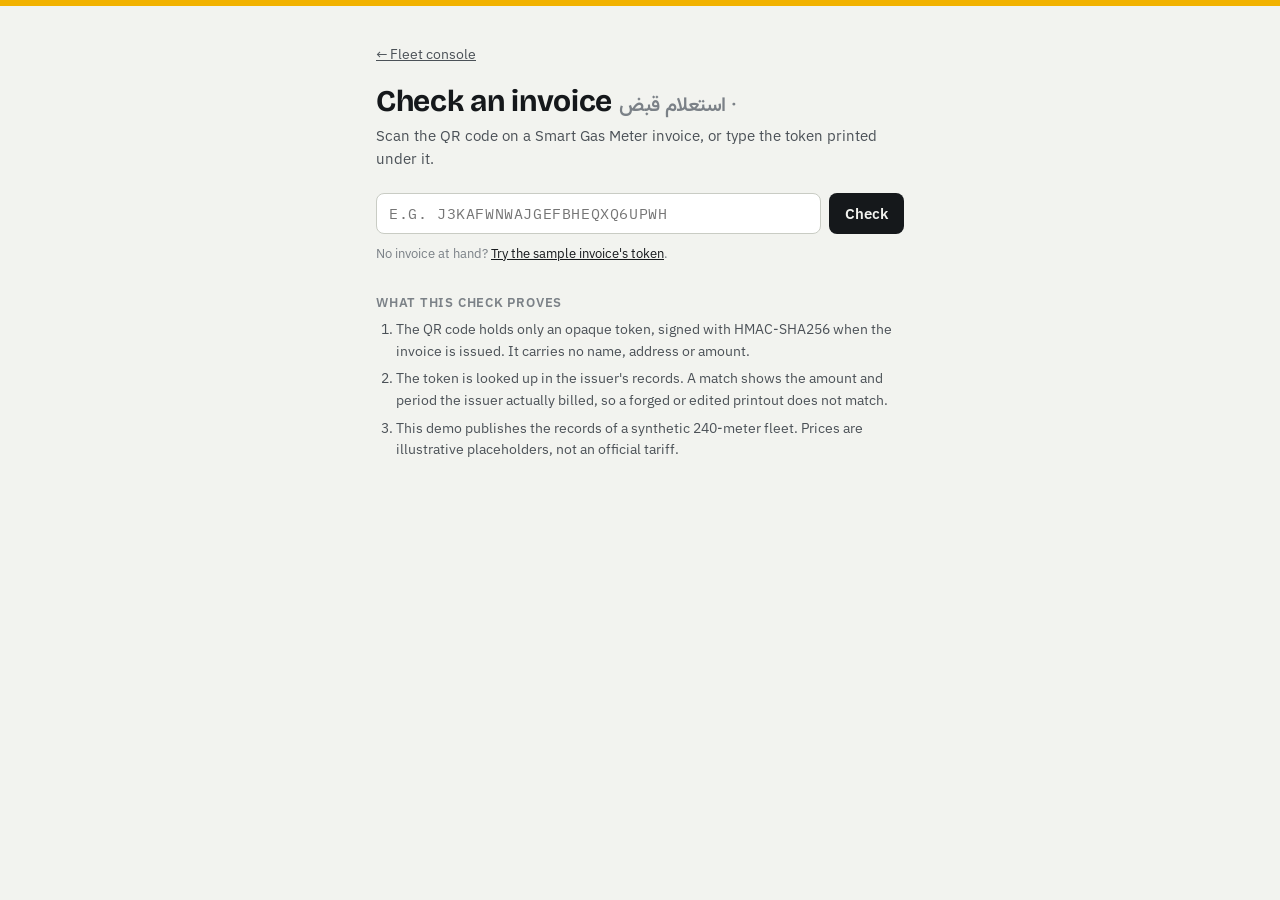
<file: docs/verify/index.html>
<!doctype html>
<html lang="en">
<head>
<meta charset="utf-8">
<meta name="viewport" content="width=device-width, initial-scale=1, viewport-fit=cover">
<title>SGM Invoice Check</title>
<meta name="description" content="Check a Smart Gas Meter demo invoice by the token in its QR code.">
<link rel="preconnect" href="https://fonts.googleapis.com">
<link rel="preconnect" href="https://fonts.gstatic.com" crossorigin>
<link rel="stylesheet" href="https://fonts.googleapis.com/css2?family=Bricolage+Grotesque:opsz,wght@12..96,700&family=IBM+Plex+Mono:wght@400;600&family=IBM+Plex+Sans:wght@400;500;600&family=Vazirmatn:wght@400;600&display=swap">
<style>
/* Layout: one narrow column, like a receipt held up to the light. */
:root {
  --bg: #f2f3ef; --surface: #ffffff; --surface-2: #f8f8f5; --ink: #15181b; --ink-2: #4b5157; --muted: #7b8187;
  --line: #dfe1db; --line-2: #c9ccc4; --pipe: #f2b200; --pipe-ink: #5a4300; --good: #0a7d0a; --good-bg: #e7f5e5;
  --bad: #b3302b; --bad-bg: #fbe9e7;
  --font-display: "Bricolage Grotesque", "IBM Plex Sans", system-ui, sans-serif;
  --font-body: "IBM Plex Sans", system-ui, -apple-system, "Segoe UI", sans-serif;
  --font-num: "IBM Plex Mono", ui-monospace, Menlo, monospace;
  --font-fa: "Vazirmatn", Tahoma, sans-serif;
}
@media (prefers-color-scheme: dark) {
  :root:not([data-theme="light"]) {
    --bg: #0f1214; --surface: #171b1e; --surface-2: #1c2125; --ink: #e8ebe6; --ink-2: #b4bab6; --muted: #868d91;
    --line: #2a3035; --line-2: #3a4147; --pipe-ink: #f7d46a; --good: #5fd35f; --good-bg: #13301a; --bad: #ff8a80; --bad-bg: #3a1714;
    color-scheme: dark;
  }
}
:root[data-theme="dark"] {
  --bg: #0f1214; --surface: #171b1e; --surface-2: #1c2125; --ink: #e8ebe6; --ink-2: #b4bab6; --muted: #868d91;
  --line: #2a3035; --line-2: #3a4147; --pipe-ink: #f7d46a; --good: #5fd35f; --good-bg: #13301a; --bad: #ff8a80; --bad-bg: #3a1714;
  color-scheme: dark;
}
* { box-sizing: border-box; }
body { margin: 0; background: var(--bg); color: var(--ink); font: 15px/1.55 var(--font-body); }
.pipe { height: 6px; background: var(--pipe); }
.wrap { max-width: 560px; margin: 0 auto; padding-block: 36px 60px;
  padding-left: max(16px, env(safe-area-inset-left, 0px)); padding-right: max(16px, env(safe-area-inset-right, 0px)); }
a { color: inherit; }
.back { font-size: 14px; color: var(--ink-2); }
h1 { font: 700 30px/1.15 var(--font-display); margin: 18px 0 6px; letter-spacing: -0.01em; text-wrap: balance; }
.fa { font-family: var(--font-fa); direction: rtl; unicode-bidi: isolate; }
.lead { color: var(--ink-2); margin: 0 0 22px; }
form { display: flex; gap: 8px; }
input { flex: 1; min-width: 0; font: 15px var(--font-num); letter-spacing: .04em; text-transform: uppercase; color: var(--ink);
  background: var(--surface); border: 1px solid var(--line-2); border-radius: 8px; padding: 10px 12px; }
button { font: 600 15px var(--font-body); color: var(--bg); background: var(--ink); border: 0; border-radius: 8px; padding: 10px 16px; cursor: pointer; }
:focus-visible { outline: 3px solid var(--pipe); outline-offset: 2px; }
.result { margin-top: 22px; background: var(--surface); border: 1px solid var(--line); border-radius: 12px; overflow: hidden; }
.verdict { display: flex; gap: 12px; align-items: center; padding: 14px 18px; font-weight: 600; }
.verdict.ok { background: var(--good-bg); color: var(--good); }
.verdict.no { background: var(--bad-bg); color: var(--bad); }
.verdict svg { flex: none; }
dl { margin: 0; padding: 6px 18px 14px; display: grid; grid-template-columns: auto 1fr; gap: 0 16px; }
dt, dd { padding: 9px 0; border-bottom: 1px dashed var(--line); margin: 0; }
dt { color: var(--ink-2); font-size: 14px; }
dd { text-align: right; font: 500 15px var(--font-num); font-variant-numeric: tabular-nums; min-width: 0; overflow-wrap: anywhere; }
dl > :nth-last-child(-n+2) { border-bottom: 0; }
.stamp { display: inline-block; font: 600 11px/1 var(--font-body); letter-spacing: .08em; text-transform: uppercase;
  color: var(--pipe-ink); border: 1.5px solid var(--pipe); border-radius: 4px; padding: 4px 6px; }
.how { margin-top: 30px; font-size: 14px; color: var(--ink-2); }
.how h2 { font: 600 13px var(--font-body); text-transform: uppercase; letter-spacing: .06em; color: var(--muted); margin: 0 0 8px; }
.how ol { padding-left: 20px; margin: 0; display: grid; gap: 6px; }
code { font-family: var(--font-num); font-size: 13px; background: var(--surface-2); border: 1px solid var(--line); border-radius: 4px; padding: 1px 4px; }
.sample { margin-top: 10px; font-size: 13px; color: var(--muted); }
.sample button { background: none; color: var(--ink); border: 0; padding: 0; font: inherit; text-decoration: underline; cursor: pointer; }
</style>
</head>
<body>
<div class="pipe" aria-hidden="true"></div>
<div class="wrap">
  <a class="back" href="../dashboard/">← Fleet console</a>
  <h1>Check an invoice <span class="fa" style="font-size:20px;color:var(--muted);font-weight:600">· استعلام قبض</span></h1>
  <p class="lead">Scan the QR code on a Smart Gas Meter invoice, or type the token printed under it.</p>
  <form id="f" autocomplete="off">
    <label for="token" style="position:absolute;left:-9999px">Verification token</label>
    <input id="token" name="token" placeholder="e.g. J3KAFWNWAJGEFBHEQXQ6UPWH" maxlength="40" spellcheck="false">
    <button type="submit">Check</button>
  </form>
  <p class="sample">No invoice at hand? <button type="button" id="sample">Try the sample invoice's token</button>.</p>
  <div id="out" aria-live="polite"></div>
  <section class="how">
    <h2>What this check proves</h2>
    <ol>
      <li>The QR code holds only an opaque token, signed with HMAC-SHA256 when the invoice is issued. It carries no name, address or amount.</li>
      <li>The token is looked up in the issuer's records. A match shows the amount and period the issuer actually billed, so a forged or edited printout does not match.</li>
      <li>This demo publishes the records of a synthetic 240-meter fleet. Prices are illustrative placeholders, not an official tariff.</li>
    </ol>
  </section>
</div>
<script>
"use strict";
const INDEX_URL = "../analytics/verify-index.json";
const SAMPLE = "J3KAFWNWAJGEFBHEQXQ6UPWH";
const out = document.getElementById("out"), input = document.getElementById("token");
let index = null;
const esc = s => String(s).replace(/[&<>"']/g, c => ({ "&": "&amp;", "<": "&lt;", ">": "&gt;", '"': "&quot;", "'": "&#39;" }[c]));
const nf = v => Number(v).toLocaleString("en-US");
const ok = '<svg width="22" height="22" viewBox="0 0 22 22" aria-hidden="true"><circle cx="11" cy="11" r="10" fill="currentColor"/><path d="M6.5 11.5l3 3 6-6.5" fill="none" stroke="var(--good-bg)" stroke-width="2.2" stroke-linecap="round" stroke-linejoin="round"/></svg>';
const no = '<svg width="22" height="22" viewBox="0 0 22 22" aria-hidden="true"><circle cx="11" cy="11" r="10" fill="currentColor"/><path d="M7.5 7.5l7 7M14.5 7.5l-7 7" stroke="var(--bad-bg)" stroke-width="2.2" stroke-linecap="round"/></svg>';

async function load() {
  if (index) return index;
  const r = await fetch(INDEX_URL);
  if (!r.ok) throw new Error("HTTP " + r.status);
  return (index = await r.json());
}

async function check(raw) {
  const token = raw.trim().toUpperCase().replace(/[^A-Z2-7]/g, "");
  if (!token) { out.innerHTML = ""; return; }
  input.value = token;
  try { await load(); } catch (e) {
    out.innerHTML = `<div class="result"><div class="verdict no">${no}Could not reach the invoice records (${esc(e.message)}). Try again later.</div></div>`;
    return;
  }
  const inv = index.invoices[token];
  if (!inv) {
    out.innerHTML = `<div class="result"><div class="verdict no">${no}No invoice was issued with this token.</div>
      <dl><dt>Token</dt><dd>${esc(token)}</dd><dt>What to do</dt><dd style="font-family:var(--font-body);font-size:14px">Check the characters, or treat the printout as not genuine.</dd></dl></div>`;
    return;
  }
  out.innerHTML = `<div class="result"><div class="verdict ok">${ok}This invoice was issued by the meter operator.</div>
    <dl>
      <dt>Invoice</dt><dd>${esc(inv.invoice_id)}</dd>
      <dt>Billing period</dt><dd>${esc(inv.period_jalali)}</dd>
      <dt>Meter</dt><dd>${esc(inv.device_id)} · ${esc(inv.city)}</dd>
      <dt>Consumption</dt><dd>${Number(inv.consumption_m3).toFixed(2)} m³</dd>
      <dt>Total payable</dt><dd>${nf(inv.total_payable)} ${esc(inv.currency)}</dd>
      <dt>Status</dt><dd style="font-family:var(--font-body);font-size:13px">${esc(inv.status)}</dd>
      <dt>Tariff</dt><dd>${esc(inv.tariff_version)} <span class="stamp">Illustrative</span></dd>
    </dl></div>`;
  if (location.hash.slice(1) !== token) history.replaceState(null, "", "#" + token);
}

document.getElementById("f").addEventListener("submit", e => { e.preventDefault(); check(input.value); });
document.getElementById("sample").addEventListener("click", () => check(SAMPLE));
addEventListener("hashchange", () => check(decodeURIComponent(location.hash.slice(1))));
if (location.hash.length > 1) check(decodeURIComponent(location.hash.slice(1)));
</script>
</body>
</html>
</file>
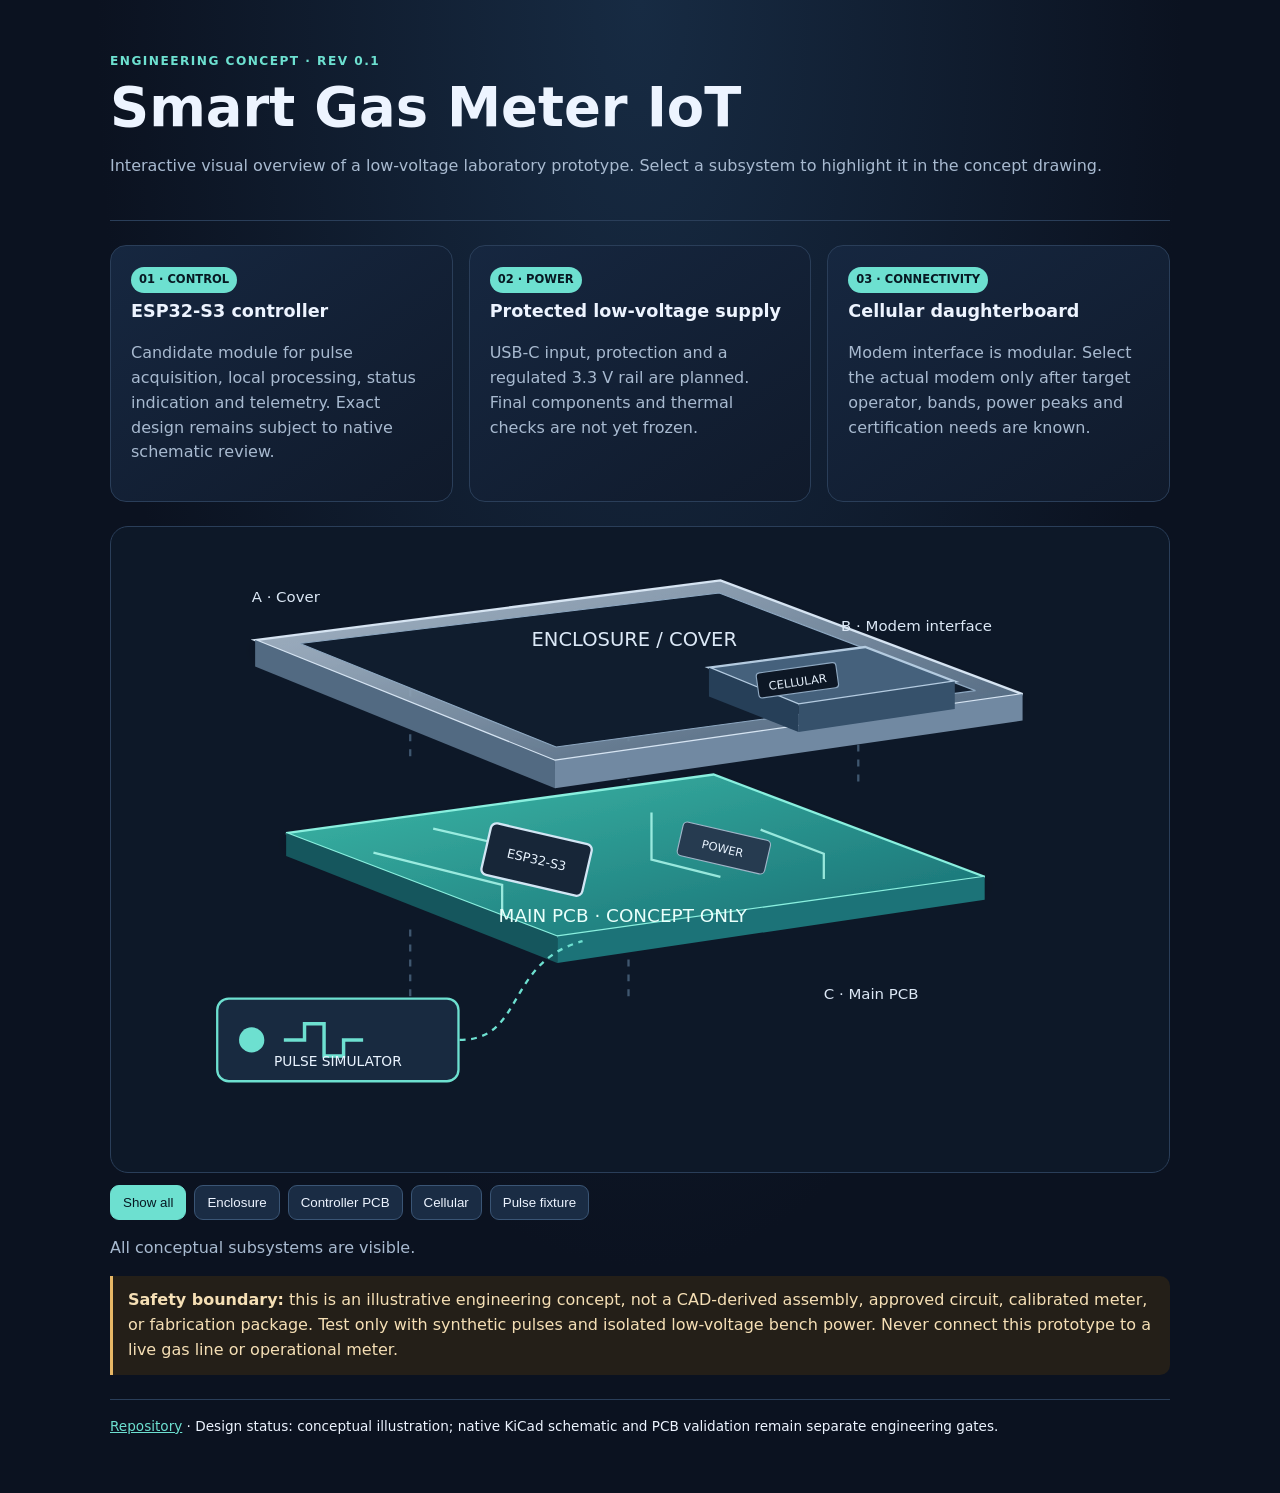
<file: hardware/visualization/project-gallery.html>
<!doctype html>
<html lang="en">
<head>
<meta charset="utf-8"><meta name="viewport" content="width=device-width,initial-scale=1">
<title>Smart Gas Meter IoT — Visual Engineering Gallery</title>
<style>
:root{color-scheme:dark;--bg:#0b1220;--panel:#121f33;--line:#2a3e59;--cyan:#6de0d0;--text:#edf4ff;--muted:#a8bad0}
*{box-sizing:border-box}body{margin:0;background:radial-gradient(ellipse at top,#172b43,var(--bg) 60%);font:16px/1.55 system-ui,-apple-system,Segoe UI,sans-serif;color:var(--text)}
main{max-width:1100px;margin:auto;padding:32px 20px 56px}header{padding:20px 0 26px;border-bottom:1px solid var(--line)}.eyebrow{color:var(--cyan);letter-spacing:.12em;text-transform:uppercase;font-size:.76rem;font-weight:700}h1{font-size:clamp(2rem,5vw,3.4rem);line-height:1.08;margin:.5rem 0}p{color:var(--muted)}.grid{display:grid;grid-template-columns:repeat(auto-fit,minmax(250px,1fr));gap:16px;margin:24px 0}.card{background:linear-gradient(145deg,#162740,#101a2b);border:1px solid var(--line);border-radius:16px;padding:20px}.card h2{font-size:1.1rem;margin:.3rem 0}.tag{display:inline-block;color:#071923;background:var(--cyan);font-size:.72rem;font-weight:800;padding:4px 8px;border-radius:999px}.stage{border:1px solid var(--line);border-radius:18px;background:#0d1828;padding:12px;overflow:hidden}svg{width:100%;height:auto;display:block}.part{cursor:pointer;transition:opacity .2s,filter .2s}.part:hover,.part:focus{filter:drop-shadow(0 0 8px #6de0d0);outline:none}.muted{opacity:.28}.controls{display:flex;gap:8px;flex-wrap:wrap;margin:12px 0}.controls button{background:#1a2c44;color:var(--text);border:1px solid #3a5575;border-radius:9px;padding:9px 12px;cursor:pointer}.controls button[aria-pressed=true]{background:var(--cyan);color:#071923;border-color:var(--cyan)}.note{border-left:3px solid #e7b766;padding:12px 15px;background:#241f18;border-radius:0 10px 10px 0;color:#f5dfb5}.footer{font-size:.85rem;border-top:1px solid var(--line);padding-top:16px;margin-top:24px}
</style></head>
<body><main>
<header><div class="eyebrow">Engineering concept · Rev 0.1</div><h1>Smart Gas Meter IoT</h1><p>Interactive visual overview of a low-voltage laboratory prototype. Select a subsystem to highlight it in the concept drawing.</p></header>
<div class="grid">
<section class="card"><span class="tag">01 · CONTROL</span><h2>ESP32-S3 controller</h2><p>Candidate module for pulse acquisition, local processing, status indication and telemetry. Exact design remains subject to native schematic review.</p></section>
<section class="card"><span class="tag">02 · POWER</span><h2>Protected low-voltage supply</h2><p>USB-C input, protection and a regulated 3.3 V rail are planned. Final components and thermal checks are not yet frozen.</p></section>
<section class="card"><span class="tag">03 · CONNECTIVITY</span><h2>Cellular daughterboard</h2><p>Modem interface is modular. Select the actual modem only after target operator, bands, power peaks and certification needs are known.</p></section>
</div>
<div class="stage"><svg viewBox="0 0 900 540" role="img" aria-label="Conceptual exploded assembly drawing of an IoT meter controller, enclosure, PCB and modem module">
<defs><linearGradient id="board" x1="0" x2="1" y1="0" y2="1"><stop stop-color="#3cb9a8"/><stop offset="1" stop-color="#176c72"/></linearGradient><linearGradient id="case" x1="0" x2="1" y1="0" y2="1"><stop stop-color="#b9c9d9" stop-opacity=".92"/><stop offset="1" stop-color="#536d87" stop-opacity=".82"/></linearGradient><filter id="shadow"><feDropShadow dx="0" dy="9" stdDeviation="7" flood-color="#000" flood-opacity=".4"/></filter></defs>
<g stroke="#55728e" stroke-dasharray="6 7" stroke-width="2" opacity=".7"><path d="M250 118L250 192"/><path d="M440 118L440 210"/><path d="M640 140L640 215"/><path d="M250 340L250 405"/><path d="M440 340L440 405"/></g>
<g class="part" data-part="enclosure" tabindex="0" role="button" aria-label="Enclosure concept">
<path d="M115 88 L520 36 L783 135 L376 193 Z" fill="url(#case)" stroke="#d6e4f2" stroke-width="2" filter="url(#shadow)"/>
<path d="M115 88 L115 111 L376 217 L376 193 Z" fill="#526a82"/><path d="M376 193L783 135L783 158L376 217Z" fill="#7189a2"/>
<path d="M154 91L519 47L742 132L377 181Z" fill="#101d2e" stroke="#8da7c0"/>
<text x="445" y="93" fill="#dce9f7" font-size="17" text-anchor="middle">ENCLOSURE / COVER</text></g>
<g class="part" data-part="controller" tabindex="0" role="button" aria-label="Controller PCB">
<path d="M142 256L514 205L750 294L378 346Z" fill="url(#board)" stroke="#8af0df" stroke-width="2" filter="url(#shadow)"/>
<path d="M142 256L142 276L378 369L378 346Z" fill="#15565d"/><path d="M378 346L750 294L750 314L378 369Z" fill="#1c7378"/>
<g stroke="#b5fff2" stroke-width="2" opacity=".8" fill="none"><path d="M218 273L330 301L330 327"/><path d="M270 252L390 280L390 310"/><path d="M460 238L460 279L520 294"/><path d="M555 253L610 274L610 296"/></g>
<rect x="315" y="256" width="90" height="46" rx="5" fill="#172638" stroke="#d2e6f4" stroke-width="2" transform="rotate(13 360 279)"/><text x="360" y="283" fill="#e9f4ff" font-size="11" text-anchor="middle" transform="rotate(13 360 279)">ESP32-S3</text>
<rect x="484" y="254" width="78" height="30" rx="4" fill="#263b50" stroke="#9fb5c8" transform="rotate(13 523 269)"/><text x="522" y="273" fill="#e9f4ff" font-size="10" text-anchor="middle" transform="rotate(13 522 269)">POWER</text>
<text x="435" y="333" fill="#eafffb" font-size="16" text-anchor="middle">MAIN PCB · CONCEPT ONLY</text></g>
<g class="part" data-part="modem" tabindex="0" role="button" aria-label="Cellular modem module">
<path d="M510 112L646 94L724 124L588 144Z" fill="#45617c" stroke="#b4cbe0" stroke-width="2"/><path d="M510 112L510 137L588 168L588 144Z" fill="#263f58"/><path d="M588 144L724 124L724 148L588 168Z" fill="#36516b"/>
<rect x="552" y="112" width="70" height="22" rx="3" fill="#0d1725" stroke="#8da7c0" transform="rotate(-8 587 123)"/><text x="587" y="128" fill="#e8f3ff" font-size="10" text-anchor="middle" transform="rotate(-8 587 123)">CELLULAR</text></g>
<g class="part" data-part="pulse" tabindex="0" role="button" aria-label="Synthetic pulse input fixture">
<rect x="82" y="400" width="210" height="72" rx="10" fill="#182a40" stroke="#6de0d0" stroke-width="2"/><circle cx="112" cy="436" r="11" fill="#6de0d0"/><path d="M140 436h18v-14h17v28h17v-14h17" fill="none" stroke="#6de0d0" stroke-width="3"/><text x="187" y="459" fill="#eaf4ff" font-size="12" text-anchor="middle">PULSE SIMULATOR</text></g>
<path d="M293 436C350 436 332 369 400 350" stroke="#6de0d0" stroke-width="2" stroke-dasharray="5 5" fill="none"/>
<g fill="#dce8f6" font-size="13"><text x="112" y="55">A · Cover</text><text x="625" y="80">B · Modem interface</text><text x="610" y="400">C · Main PCB</text></g>
</svg></div>
<div class="controls" role="group" aria-label="Highlight subsystem"><button data-filter="all" aria-pressed="true">Show all</button><button data-filter="enclosure" aria-pressed="false">Enclosure</button><button data-filter="controller" aria-pressed="false">Controller PCB</button><button data-filter="modem" aria-pressed="false">Cellular</button><button data-filter="pulse" aria-pressed="false">Pulse fixture</button></div>
<p id="status" aria-live="polite">All conceptual subsystems are visible.</p>
<div class="note"><strong>Safety boundary:</strong> this is an illustrative engineering concept, not a CAD-derived assembly, approved circuit, calibrated meter, or fabrication package. Test only with synthetic pulses and isolated low-voltage bench power. Never connect this prototype to a live gas line or operational meter.</div>
<div class="footer"><a href="https://github.com/ebixs/smart-gas-meter-iot" style="color:var(--cyan)">Repository</a> · Design status: conceptual illustration; native KiCad schematic and PCB validation remain separate engineering gates.</div>
</main><script>
const parts=[...document.querySelectorAll('[data-part]')],buttons=[...document.querySelectorAll('[data-filter]')],status=document.querySelector('#status');
function select(key){parts.forEach(p=>p.classList.toggle('muted',key!=='all'&&p.dataset.part!==key));buttons.forEach(b=>b.setAttribute('aria-pressed',String(b.dataset.filter===key)));status.textContent=key==='all'?'All conceptual subsystems are visible.':'Highlighted subsystem: '+key+'. Other components are dimmed for clarity.'}
buttons.forEach(b=>b.addEventListener('click',()=>select(b.dataset.filter)));parts.forEach(p=>{p.addEventListener('click',()=>select(p.dataset.part));p.addEventListener('keydown',e=>{if(e.key==='Enter'||e.key===' '){e.preventDefault();select(p.dataset.part)}})});
</script></body></html>
</file>
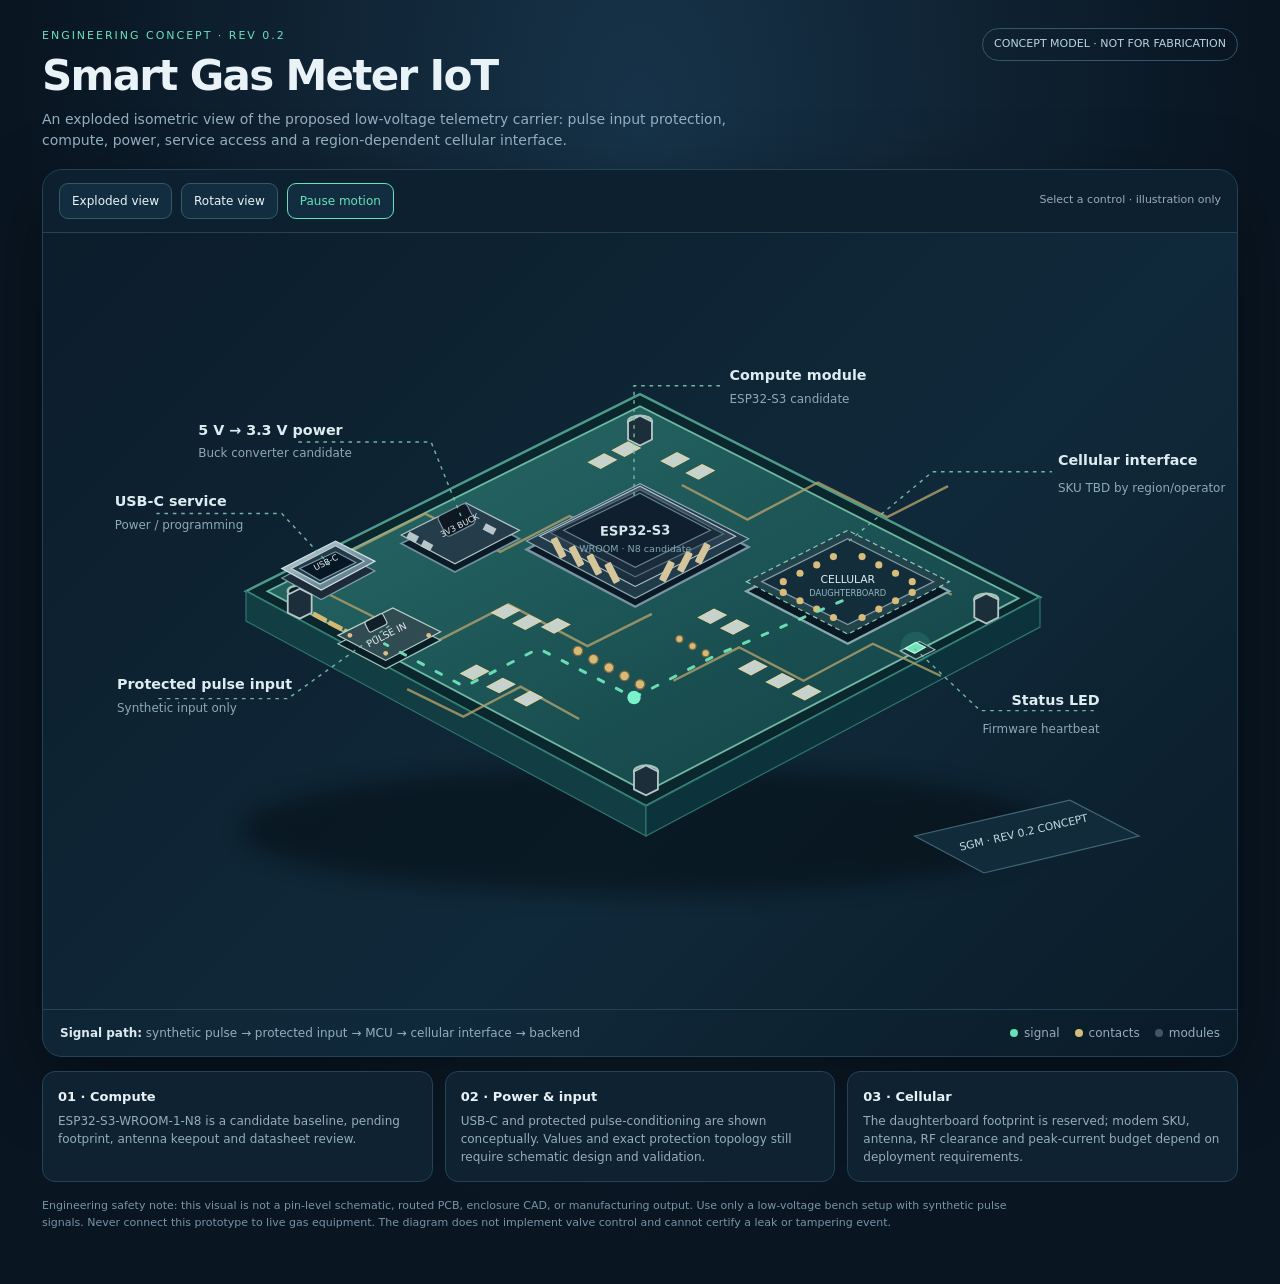
<file: hardware/visualization/smart-gas-meter-exploded.html>
<!doctype html>
<html lang="en">
<head>
<meta charset="utf-8">
<meta name="viewport" content="width=device-width,initial-scale=1">
<title>Smart Gas Meter IoT — Isometric concept</title>
<style>
:root{color-scheme:dark;--bg:#091521;--panel:#102334;--line:#274357;--text:#e8f2f7;--muted:#93aebe;--mint:#69e0ba;--gold:#f3bd69}
*{box-sizing:border-box}body{margin:0;background:radial-gradient(ellipse at 50% 10%,#173349 0,#091521 68%);font:14px/1.5 Inter,ui-sans-serif,system-ui,sans-serif;color:var(--text)}
main{max-width:1240px;margin:auto;padding:28px 22px 42px}.top{display:flex;justify-content:space-between;gap:20px;align-items:flex-start;margin-bottom:18px}.eyebrow{font-size:11px;letter-spacing:.18em;text-transform:uppercase;color:var(--mint)}h1{font-size:clamp(25px,4vw,42px);line-height:1.1;margin:8px 0 10px;letter-spacing:-.04em}.sub{max-width:690px;color:var(--muted);margin:0}.pill{border:1px solid #35576c;border-radius:99px;padding:7px 11px;color:#b7d4e1;font-size:11px;white-space:nowrap}
.stage{border:1px solid #244357;border-radius:20px;overflow:hidden;background:linear-gradient(135deg,#0b1c2a,#10293a 60%,#0a1b28);box-shadow:0 24px 80px #0005}.toolbar{display:flex;align-items:center;gap:9px;flex-wrap:wrap;padding:13px 16px;border-bottom:1px solid #244357;background:#0c2030}.toolbar button{appearance:none;border:1px solid #35566b;background:#122d40;color:#e7f4f7;border-radius:9px;padding:8px 12px;font:inherit;font-size:12px;cursor:pointer}.toolbar button:hover,.toolbar button[aria-pressed=true]{border-color:var(--mint);color:var(--mint)}.hint{margin-left:auto;color:var(--muted);font-size:11px}
svg{display:block;width:100%;height:auto;min-height:350px;touch-action:pan-y}.caption{display:flex;justify-content:space-between;gap:18px;padding:14px 17px;border-top:1px solid #244357;color:var(--muted);font-size:12px}.caption strong{color:#dbeaf0}.legend{display:flex;gap:15px;flex-wrap:wrap}.dot{display:inline-block;width:8px;height:8px;border-radius:50%;margin-right:6px}.notes{display:grid;grid-template-columns:repeat(3,minmax(0,1fr));gap:12px;margin-top:14px}.note{border:1px solid #244357;background:#0e2231;border-radius:13px;padding:15px}.note h2{font-size:13px;margin:0 0 6px}.note p{color:var(--muted);font-size:12px;margin:0}.foot{color:#7894a5;font-size:11px;margin-top:16px;max-width:1000px}
@media(max-width:700px){main{padding:18px 12px 28px}.top{display:block}.pill{display:inline-block;margin-top:12px}.notes{grid-template-columns:1fr}.hint{width:100%;margin-left:0}.caption{display:block}.legend{margin-top:8px}svg{min-height:260px}}
@media(prefers-reduced-motion:reduce){*,*::before,*::after{animation:none!important;transition:none!important}}
</style>
</head>
<body>
<main>
<header class="top">
<div><div class="eyebrow">Engineering concept · Rev 0.2</div><h1>Smart Gas Meter IoT</h1><p class="sub">An exploded isometric view of the proposed low-voltage telemetry carrier: pulse input protection, compute, power, service access and a region-dependent cellular interface.</p></div>
<div class="pill">CONCEPT MODEL · NOT FOR FABRICATION</div>
</header>
<section class="stage" aria-label="Interactive isometric concept illustration">
<div class="toolbar">
<button id="explode" aria-pressed="false">Exploded view</button>
<button id="rotate">Rotate view</button>
<button id="motion" aria-pressed="true">Pause motion</button>
<span class="hint">Select a control · illustration only</span>
</div>
<svg id="scene" viewBox="0 0 1000 650" role="img" aria-labelledby="svgtitle svgdesc">
<title id="svgtitle">Isometric smart gas meter IoT circuit concept</title>
<desc id="svgdesc">A layered circuit board with microcontroller, power converter, USB-C connector, protected pulse input and a reserved cellular modem interface, with signal traces and callouts.</desc>
<defs>
<linearGradient id="boardTop" x1="0" y1="0" x2="1" y2="1"><stop stop-color="#286b67"/><stop offset="1" stop-color="#123f45"/></linearGradient>
<linearGradient id="chip" x1="0" y1="0" x2="0" y2="1"><stop stop-color="#405667"/><stop offset="1" stop-color="#172a39"/></linearGradient>
<linearGradient id="metal" x1="0" y1="0" x2="1" y2="1"><stop stop-color="#d7e6e8"/><stop offset=".5" stop-color="#7e9ca8"/><stop offset="1" stop-color="#405e6c"/></linearGradient>
<filter id="shadow" x="-30%" y="-30%" width="160%" height="180%"><feGaussianBlur stdDeviation="9"/></filter>
</defs>
<g id="world">
<ellipse cx="506" cy="500" rx="340" ry="54" fill="#000" opacity=".35" filter="url(#shadow)"/>
<g id="baseLayer">
<!-- PCB solid slab -->
<path d="M170 300 L500 135 L835 305 L505 480 Z" fill="#0a272e" stroke="#4f9b8b" stroke-width="2"/>
<path d="M170 300 L170 325 L505 505 L505 480 Z" fill="#123d43" stroke="#2c776e"/>
<path d="M505 480 L835 305 L835 330 L505 505 Z" fill="#0c333b" stroke="#2c776e"/>
<path d="M188 300 L500 145 L817 306 L505 468 Z" fill="url(#boardTop)" stroke="#70b9a4" stroke-width="1.5"/>
<!-- copper traces -->
<g fill="none" stroke="#b4a06b" stroke-width="2" opacity=".8">
<path d="M240 303 L324 345 L390 311 L456 346 L510 319"/>
<path d="M255 268 L320 235 L383 267 L441 237 L490 260"/>
<path d="M535 211 L590 240 L649 209 L707 238 L758 212"/>
<path d="M528 375 L583 347 L637 375 L695 344 L752 371"/>
<path d="M305 382 L352 405 L400 380 L449 407"/>
<path d="M625 280 L667 302 L713 279 L761 303"/>
</g>
<!-- mounting rings and holes -->
<g fill="#091d26" stroke="#a3c5b8" stroke-width="2">
<ellipse cx="215" cy="300" rx="10" ry="5"/><ellipse cx="500" cy="158" rx="10" ry="5"/><ellipse cx="790" cy="307" rx="10" ry="5"/><ellipse cx="505" cy="451" rx="10" ry="5"/>
</g>
<!-- connector pads -->
<g fill="#d7b873"><rect x="227" y="317" width="13" height="4" rx="1" transform="rotate(28 227 317)"/><rect x="240" y="324" width="13" height="4" rx="1" transform="rotate(28 240 324)"/><rect x="253" y="331" width="13" height="4" rx="1" transform="rotate(28 253 331)"/><rect x="266" y="338" width="13" height="4" rx="1" transform="rotate(28 266 338)"/></g>
</g>
<g id="raisedParts">
<!-- ESP32 module, multi-layer -->
<g id="mcu">
<path d="M405 265 L500 217 L591 263 L496 313 Z" fill="#0a1924" stroke="#7893a3" stroke-width="2"/>
<path d="M405 258 L500 210 L591 256 L496 306 Z" fill="#213b4b" stroke="#91aab5"/>
<path d="M416 254 L500 212 L580 254 L496 296 Z" fill="url(#chip)" stroke="#b1c5cb"/>
<path d="M425 251 L500 215 L570 252 L496 288 Z" fill="#1a2b3b" stroke="#516d7c"/>
<path d="M436 249 L500 218 L559 249 L496 280 Z" fill="#101f2d" stroke="#66818e"/>
<g fill="#d5c59b">
<rect x="425" y="257" width="6" height="18" rx="1" transform="rotate(-27 425 257)"/><rect x="440" y="264" width="6" height="18" rx="1" transform="rotate(-27 440 264)"/><rect x="455" y="271" width="6" height="18" rx="1" transform="rotate(-27 455 271)"/><rect x="470" y="278" width="6" height="18" rx="1" transform="rotate(-27 470 278)"/>
<rect x="524" y="274" width="6" height="18" rx="1" transform="rotate(27 524 274)"/><rect x="539" y="266" width="6" height="18" rx="1" transform="rotate(27 539 266)"/><rect x="554" y="259" width="6" height="18" rx="1" transform="rotate(27 554 259)"/>
</g>
<text x="496" y="253" fill="#d8e7ed" font-size="11" text-anchor="middle" font-weight="700" transform="rotate(-1 496 253)">ESP32-S3</text><text x="496" y="267" fill="#80a8b5" font-size="8" text-anchor="middle">WROOM · N8 candidate</text>
</g>
<!-- power converter -->
<g id="power">
<path d="M300 260 L354 233 L399 256 L345 284 Z" fill="#0a1b26" stroke="#73909d" stroke-width="1.5"/>
<path d="M300 253 L354 226 L399 249 L345 277 Z" fill="#253c4b" stroke="#b1c5cb"/>
<rect x="330" y="238" width="27" height="19" rx="3" fill="#0d1822" stroke="#758d99" transform="rotate(-27 330 238)"/>
<g fill="#b8c6cb"><rect x="307" y="250" width="9" height="6" transform="rotate(28 307 250)"/><rect x="319" y="257" width="9" height="6" transform="rotate(28 319 257)"/><rect x="371" y="243" width="10" height="6" transform="rotate(28 371 243)"/></g>
<text x="350" y="247" fill="#e0edf0" font-size="7" text-anchor="middle" transform="rotate(-27 350 247)">3V3 BUCK</text>
</g>
<!-- protected pulse input -->
<g id="pulse">
<path d="M247 344 L293 321 L333 341 L287 365 Z" fill="#091d26" stroke="#9fc5b6"/>
<path d="M247 337 L293 314 L333 334 L287 358 Z" fill="#314b53" stroke="#b6d0c8"/>
<rect x="269" y="326" width="17" height="10" rx="2" fill="#111f29" stroke="#b7c9c9" transform="rotate(-27 269 326)"/>
<g fill="#d8bf83"><circle cx="257" cy="337" r="2"/><circle cx="323" cy="337" r="2"/><circle cx="287" cy="352" r="2"/></g>
<text x="289" y="339" font-size="8" fill="#e4eff0" text-anchor="middle" transform="rotate(-27 289 339)">PULSE IN</text>
</g>
<!-- USB-C connector -->
<g id="usb">
<path d="M200 289 L245 266 L278 283 L233 307 Z" fill="#1c2b37" stroke="#7e9ca8"/>
<path d="M200 281 L245 258 L278 275 L233 299 Z" fill="url(#metal)" stroke="#d5e4e6"/>
<path d="M208 281 L245 262 L269 275 L232 294 Z" fill="#233b49" stroke="#c0d2d6"/>
<path d="M215 281 L245 267 L262 276 L232 291 Z" fill="#071723" stroke="#7a9aa7"/>
<text x="238" y="278" font-size="7" fill="#e8f2f4" text-anchor="middle" transform="rotate(-27 238 278)">USB-C</text>
</g>
<!-- modem mezzanine interface -->
<g id="modem">
<path d="M589 300 L674 257 L759 300 L674 344 Z" fill="#091923" stroke="#85a8ad" stroke-width="2"/>
<path d="M589 292 L674 249 L759 292 L674 336 Z" fill="#23434b" stroke="#8cc9b7" stroke-dasharray="4 3"/>
<path d="M602 292 L674 256 L746 292 L674 328 Z" fill="#142d3a" stroke="#7d9aa5"/>
<g fill="#d7bc7b">
<circle cx="620" cy="292" r="3"/><circle cx="634" cy="285" r="3"/><circle cx="648" cy="278" r="3"/><circle cx="662" cy="271" r="3"/><circle cx="686" cy="271" r="3"/><circle cx="700" cy="278" r="3"/><circle cx="714" cy="285" r="3"/><circle cx="728" cy="292" r="3"/>
<circle cx="620" cy="301" r="3"/><circle cx="634" cy="308" r="3"/><circle cx="648" cy="315" r="3"/><circle cx="662" cy="322" r="3"/><circle cx="686" cy="322" r="3"/><circle cx="700" cy="315" r="3"/><circle cx="714" cy="308" r="3"/><circle cx="728" cy="301" r="3"/>
</g>
<text x="674" y="293" fill="#dcecf0" font-size="9" text-anchor="middle">CELLULAR</text><text x="674" y="304" fill="#93b9c1" font-size="7" text-anchor="middle">DAUGHTERBOARD</text>
</g>
<!-- passives, many purposefully placed -->
<g fill="#c5d2ce" stroke="#e2d5a7" stroke-width="1">
<path d="M376 318 l13 -7 10 5 -13 7z"/><path d="M394 327 l13 -7 10 5 -13 7z"/><path d="M418 330 l13 -7 10 5 -13 7z"/><path d="M549 322 l13 -7 10 5 -13 7z"/><path d="M568 331 l13 -7 10 5 -13 7z"/>
<path d="M457 192 l13 -7 10 5 -13 7z"/><path d="M477 182 l13 -7 10 5 -13 7z"/><path d="M518 191 l13 -7 10 5 -13 7z"/><path d="M539 201 l13 -7 10 5 -13 7z"/>
<path d="M350 369 l13 -7 10 5 -13 7z"/><path d="M372 380 l13 -7 10 5 -13 7z"/><path d="M395 391 l13 -7 10 5 -13 7z"/><path d="M583 365 l13 -7 10 5 -13 7z"/><path d="M606 376 l13 -7 10 5 -13 7z"/><path d="M628 386 l13 -7 10 5 -13 7z"/>
</g>
<!-- debug header and test pads -->
<g fill="#d8b978" stroke="#7e693f" stroke-width="1">
<circle cx="448" cy="350" r="4"/><circle cx="461" cy="357" r="4"/><circle cx="474" cy="364" r="4"/><circle cx="487" cy="371" r="4"/><circle cx="500" cy="378" r="4"/>
<circle cx="533" cy="340" r="3"/><circle cx="544" cy="346" r="3"/><circle cx="555" cy="352" r="3"/>
</g>
<!-- status LED -->
<g id="led"><path d="M718 350 l16 -8 13 7 -16 8z" fill="#0b1c27" stroke="#9eb5b5"/><path d="M722 348 l9 -5 8 4 -9 5z" fill="#71e4b9" stroke="#c7ffe9"/><circle cx="731" cy="347" r="13" fill="#66e7bc" opacity=".12"/></g>
<!-- mounting standoffs -->
<g fill="#1b2e3a" stroke="#b6c8c8" stroke-width="1.5"><path d="M205 303 l10 -5 10 5 v15 l-10 5 -10 -5z"/><path d="M490 158 l10 -5 10 5 v15 l-10 5 -10 -5z"/><path d="M780 307 l10 -5 10 5 v15 l-10 5 -10 -5z"/><path d="M495 451 l10 -5 10 5 v15 l-10 5 -10 -5z"/></g>
</g>
<!-- callout leaders -->
<g fill="none" stroke="#77bda9" stroke-width="1.2" stroke-dasharray="3 4" opacity=".95">
<path d="M290 329 L205 390 L95 390"/><path d="M495 220 L495 128 L570 128"/><path d="M350 237 L325 175 L210 175"/><path d="M675 258 L745 200 L845 200"/><path d="M240 278 L200 235 L95 235"/><path d="M730 348 L785 400 L880 400"/>
</g>
<g fill="#dcecf0" font-size="12" font-weight="600">
<text x="62" y="382">Protected pulse input</text><text x="575" y="123">Compute module</text><text x="130" y="169">5 V → 3.3 V power</text><text x="850" y="194">Cellular interface</text><text x="60" y="229">USB-C service</text><text x="885" y="395" text-anchor="end">Status LED</text>
</g>
<g fill="#8ca9b6" font-size="10">
<text x="62" y="401">Synthetic input only</text><text x="575" y="142">ESP32-S3 candidate</text><text x="130" y="188">Buck converter candidate</text><text x="850" y="217">SKU TBD by region/operator</text><text x="60" y="248">Power / programming</text><text x="885" y="419" text-anchor="end">Firmware heartbeat</text>
</g>
<!-- animated signal pulse -->
<g id="signal"><path d="M286 344 L353 380 L415 348 L495 389 L563 354 L674 306" fill="none" stroke="#6de4bb" stroke-width="2.5" stroke-linecap="round" stroke-dasharray="5 12" opacity=".95"><animate attributeName="stroke-dashoffset" from="0" to="-68" dur="2.8s" repeatCount="indefinite"/></path><circle cx="495" cy="389" r="5" fill="#79f1c9"><animate attributeName="r" values="4;7;4" dur="1.8s" repeatCount="indefinite"/></circle></g>
<!-- scale / title plaque -->
<g transform="translate(730 505)"><path d="M0 0 L130 -30 L188 0 L58 31 Z" fill="#112b3a" stroke="#426678"/><text x="92" y="0" fill="#c6dce4" font-size="9" text-anchor="middle" transform="rotate(-13 92 0)">SGM · REV 0.2 CONCEPT</text></g>
</g>
</svg>
<div class="caption"><div><strong>Signal path:</strong> synthetic pulse → protected input → MCU → cellular interface → backend</div><div class="legend"><span><i class="dot" style="background:#69e0ba"></i>signal</span><span><i class="dot" style="background:#d7bc7b"></i>contacts</span><span><i class="dot" style="background:#405667"></i>modules</span></div></div>
</section>
<section class="notes">
<article class="note"><h2>01 · Compute</h2><p>ESP32-S3-WROOM-1-N8 is a candidate baseline, pending footprint, antenna keepout and datasheet review.</p></article>
<article class="note"><h2>02 · Power & input</h2><p>USB-C and protected pulse-conditioning are shown conceptually. Values and exact protection topology still require schematic design and validation.</p></article>
<article class="note"><h2>03 · Cellular</h2><p>The daughterboard footprint is reserved; modem SKU, antenna, RF clearance and peak-current budget depend on deployment requirements.</p></article>
</section>
<p class="foot">Engineering safety note: this visual is not a pin-level schematic, routed PCB, enclosure CAD, or manufacturing output. Use only a low-voltage bench setup with synthetic pulse signals. Never connect this prototype to live gas equipment. The diagram does not implement valve control and cannot certify a leak or tampering event.</p>
</main>
<script>
const world=document.getElementById('world'), explode=document.getElementById('explode'), rotate=document.getElementById('rotate'), motion=document.getElementById('motion'), signal=document.querySelector('#signal animate'), parts=document.getElementById('raisedParts');
let isExploded=false, angle=0, isPaused=false;
explode.addEventListener('click',()=>{isExploded=!isExploded;explode.setAttribute('aria-pressed',String(isExploded));explode.textContent=isExploded?'Assembled view':'Exploded view';parts.style.transition='transform .7s cubic-bezier(.2,.8,.2,1)';parts.style.transform=isExploded?'translate(0,-34px)':'translate(0,0)';document.getElementById('mcu').style.transition='transform .7s';document.getElementById('mcu').style.transform=isExploded?'translate(0,-23px)':'translate(0,0)';document.getElementById('modem').style.transition='transform .7s';document.getElementById('modem').style.transform=isExploded?'translate(25px,-45px)':'translate(0,0)';document.getElementById('power').style.transition='transform .7s';document.getElementById('power').style.transform=isExploded?'translate(-20px,-27px)':'translate(0,0)';document.getElementById('pulse').style.transition='transform .7s';document.getElementById('pulse').style.transform=isExploded?'translate(-20px,-24px)':'translate(0,0)';});
rotate.addEventListener('click',()=>{angle=(angle+1)%4;world.style.transition='transform .55s ease';world.style.transform=['translate(0,0) rotate(0deg)','translate(8px,-3px) rotate(.7deg)','translate(-5px,2px) rotate(-.7deg)','translate(0,0) rotate(0deg)'][angle];});
motion.addEventListener('click',()=>{isPaused=!isPaused;motion.setAttribute('aria-pressed',String(!isPaused));motion.textContent=isPaused?'Resume motion':'Pause motion';document.getElementById('signal').style.display=isPaused?'none':'block';});
</script>
</body>
</html>
</file>
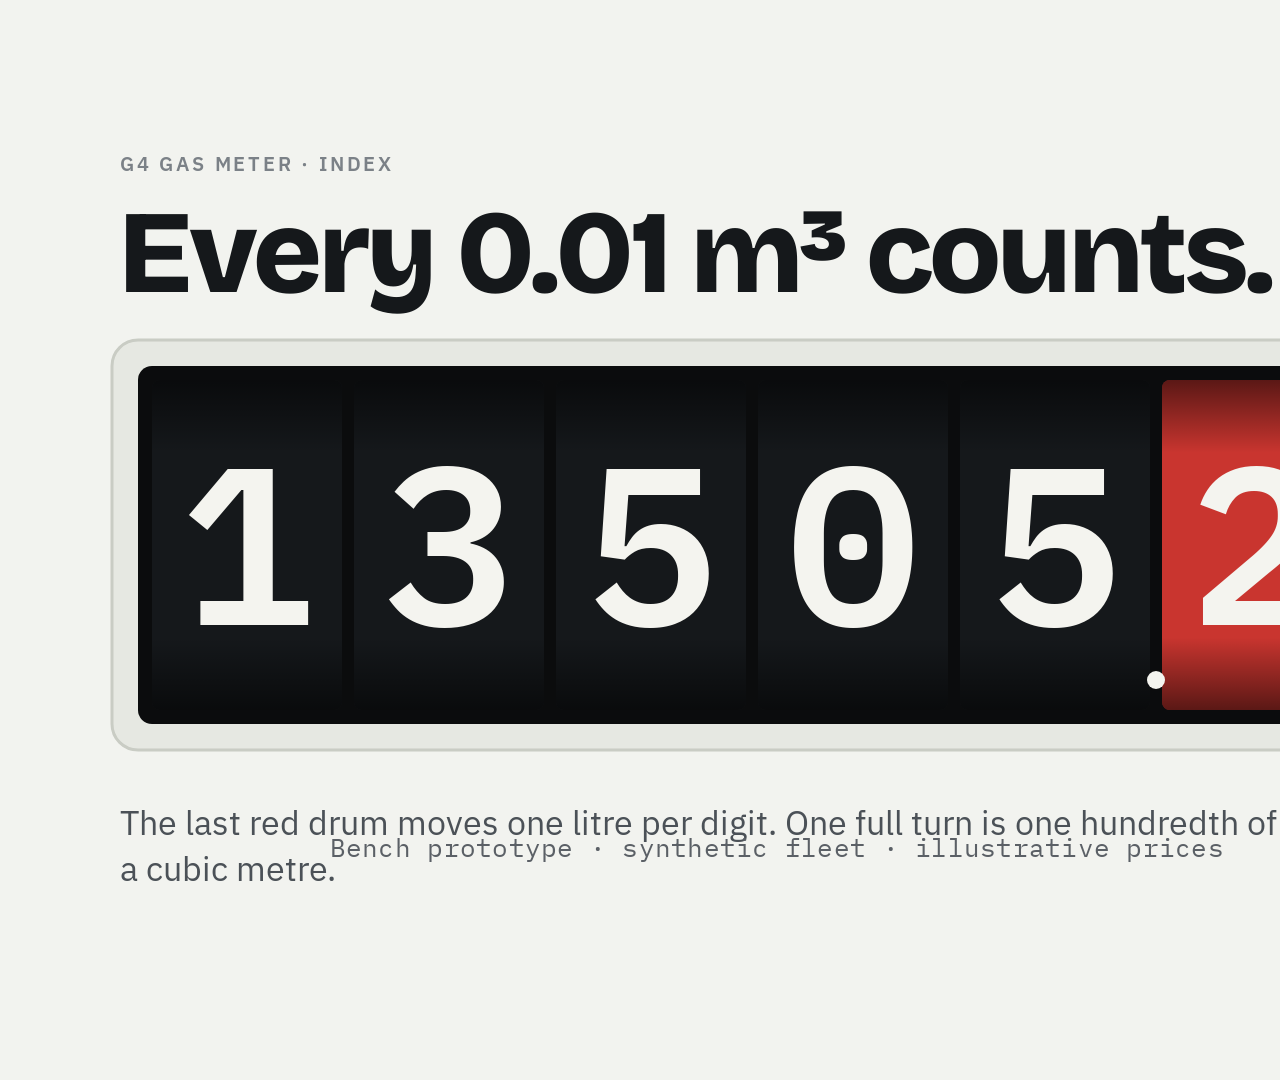
<file: media/film/film.html>
<!doctype html>
<html lang="en">
<head>
<meta charset="utf-8">
<title>SGM launch film</title>
<!-- 30 s, 1920x1080. Every visual state is a pure function of t: render(t) sets it.
     Capture: node capture.mjs (seeks each frame) -> ffmpeg. Data: film-data.js (from docs/analytics). -->
<style>
@font-face{font-family:"Bricolage";src:url(fonts/bricolage-grotesque-latin-700-normal.woff2) format("woff2");font-weight:700}
@font-face{font-family:"Bricolage";src:url(fonts/bricolage-grotesque-latin-800-normal.woff2) format("woff2");font-weight:800}
@font-face{font-family:"Plex Sans";src:url(fonts/ibm-plex-sans-latin-400-normal.woff2) format("woff2");font-weight:400}
@font-face{font-family:"Plex Sans";src:url(fonts/ibm-plex-sans-latin-500-normal.woff2) format("woff2");font-weight:500}
@font-face{font-family:"Plex Sans";src:url(fonts/ibm-plex-sans-latin-600-normal.woff2) format("woff2");font-weight:600}
@font-face{font-family:"Plex Mono";src:url(fonts/ibm-plex-mono-latin-400-normal.woff2) format("woff2");font-weight:400}
@font-face{font-family:"Plex Mono";src:url(fonts/ibm-plex-mono-latin-600-normal.woff2) format("woff2");font-weight:600}
@font-face{font-family:"Vazir";src:url(fonts/vazirmatn-arabic-400-normal.woff2) format("woff2");font-weight:400}
@font-face{font-family:"Vazir";src:url(fonts/vazirmatn-arabic-700-normal.woff2) format("woff2");font-weight:700}
:root{--bg:#f2f3ef;--paper:#fbfbf8;--ink:#15181b;--ink2:#4b5157;--muted:#7b8187;--line:#dfe1db;--line2:#c9ccc4;
  --pipe:#f2b200;--pipe-d:#c99300;--blue:#2a78d6;--blue-l:#86b6ef;--red:#c9352f;--drum:#15181b;--lcd:#c9d6c4;--lcd-ink:#1d2b1f;
  --serious:#ec835a;--good:#0ca30c}
*{box-sizing:border-box}
html,body{margin:0;width:1920px;height:1080px;overflow:hidden;background:var(--bg);color:var(--ink);font-family:"Plex Sans",Inter,sans-serif;-webkit-font-smoothing:antialiased}
.scene{position:absolute;inset:0;overflow:hidden;opacity:0;transform-origin:50% 50%}
svg{position:absolute;inset:0;width:1920px;height:1080px;overflow:visible}
.h{position:absolute;font-family:"Bricolage",Inter,sans-serif;font-weight:800;letter-spacing:-0.035em;line-height:.98;color:var(--ink)}
.sub{position:absolute;font-size:30px;line-height:1.35;color:var(--ink2);max-width:760px}
.mono{font-family:"Plex Mono",monospace}
.fa{font-family:"Vazir",sans-serif;direction:rtl}
.chip{position:absolute;display:inline-flex;align-items:center;gap:12px;font:600 24px "Plex Sans";padding:10px 18px 10px 14px;border-radius:999px;background:var(--paper);border:2px solid var(--line2);white-space:nowrap}
.chip i{width:14px;height:14px;border-radius:50%;display:inline-block}
.label{position:absolute;font:600 20px "Plex Sans";letter-spacing:.14em;text-transform:uppercase;color:var(--muted)}
.rule{position:absolute;left:0;right:0;height:10px;background:var(--pipe)}
#honest{position:absolute;right:56px;bottom:36px;font:500 26px "Plex Mono";color:#5b6066;letter-spacing:.01em}
</style>
</head>
<body>
<!-- S1 hook: index drums -->
<div class="scene" id="s1">
  <div class="label" style="left:120px;top:150px">G4 gas meter · index</div>
  <div class="h" id="s1h" style="left:118px;top:196px;font-size:118px">Every 0.01 m³ counts.</div>
  <svg id="s1svg"></svg>
  <div class="sub" id="s1s" style="left:120px;top:800px;max-width:1300px;font-size:34px">The last red drum moves one litre per digit. One full turn is one hundredth of a cubic metre.</div>
</div>
<!-- S2 + S3: one continuous canvas, panned -->
<div class="scene" id="s2">
  <svg id="s2svg"></svg>
  <div class="h" id="s2h" style="left:1040px;top:200px;font-size:96px">One magnet.<br>One pulse.</div>
  <div class="sub" id="s2s" style="left:1044px;top:420px;max-width:720px">A magnet on the last drum closes a reed contact once per turn. 0.01 m³ in, one pulse out.</div>
  <div class="h" id="s3h" style="left:120px;top:150px;font-size:96px">Counted at the edge.</div>
  <div class="sub" id="s3s" style="left:122px;top:270px;max-width:820px">ESP32-S3 firmware debounces every pulse and saves the counter to flash on each one: two slots, CRC-32, nothing lost on a power cut.</div>
</div>
<!-- S4 self-reading -->
<div class="scene" id="s4" style="background:var(--lcd)">
  <svg id="s4svg"></svg>
  <div class="label" style="left:120px;top:120px;color:#4c5e4f">Tehran time · UTC+03:30</div>
  <div class="fa" id="s4fa" style="position:absolute;left:120px;top:150px;width:900px;text-align:left;font-size:120px;font-weight:700;color:var(--lcd-ink)"></div>
  <div class="mono" id="s4en" style="position:absolute;left:124px;top:330px;font-size:44px;color:#3c4d3f"></div>
  <div class="mono" id="s4clock" style="position:absolute;left:118px;top:420px;font-size:160px;font-weight:600;color:var(--lcd-ink);letter-spacing:-.02em"></div>
  <div class="h" id="s4h" style="left:120px;top:720px;font-size:88px;color:var(--lcd-ink)">It reads itself.</div>
  <div class="sub" id="s4s" style="left:124px;top:830px;max-width:820px;color:#3c4d3f">At 00:00 on the first day of each billing period, monthly or seasonal, the meter freezes its own reading. No visit, no estimate.</div>
  <div id="s4card" style="position:absolute;left:1080px;top:170px;width:740px;height:720px;background:#f7faf5;border-radius:22px;box-shadow:0 30px 60px #1d2b1f33;padding:40px 44px;overflow:hidden">
    <div class="label" style="position:static;color:#5d6f60">record · telemetry v2</div>
    <pre class="mono" id="s4json" style="margin:22px 0 0;font-size:25px;line-height:1.55;color:#1d2b1f;white-space:pre"></pre>
  </div>
</div>
<!-- S5 delivery -->
<div class="scene" id="s5"><svg id="s5svg"></svg>
  <div class="h" style="left:120px;top:150px;font-size:96px">Stored. Forwarded.<br>Or texted.</div>
  <div class="sub" style="left:124px;top:380px;max-width:700px">Records queue on the device until the backend confirms them. A billing reading still unsent after 24&nbsp;h also goes out as one SMS.</div>
  <div id="s5sms" style="position:absolute;left:124px;top:600px;width:940px;background:var(--paper);border:2px solid var(--line2);border-radius:28px 28px 28px 8px;padding:28px 34px;box-shadow:0 20px 40px #0001">
    <div class="label" style="position:static">SMS fallback</div>
    <div class="mono" id="s5text" style="margin-top:12px;font-size:31px;line-height:1.4;overflow-wrap:anywhere;min-height:88px"></div>
  </div>
</div>
<!-- S6 fleet -->
<div class="scene" id="s6"><svg id="s6svg"></svg>
  <div class="h" style="left:120px;top:120px;font-size:96px">240 meters. One console.</div>
  <div class="sub" style="left:124px;top:230px;max-width:1100px">A synthetic fleet across six Iranian cities: hourly pulses, daily use, a full year of seasons.</div>
  <div class="label" id="s6lab" style="left:124px;top:330px">fleet gas use · m³ per day</div>
  <div id="s6sms" style="position:absolute;left:124px;top:600px;width:940px;background:var(--paper);border:2px solid var(--line2);border-radius:28px 28px 28px 8px;box-shadow:0 20px 40px #0001;transform-origin:50% 50%;padding:28px 34px;overflow:hidden"><div class="label" style="position:static">SMS fallback</div><div class="mono" style="margin-top:12px;font-size:31px;line-height:1.4;overflow-wrap:anywhere">SGM1 sgm-bench-01 P=1405/04x3 C=44 S=4 T=20260922T2030Z</div></div>
</div>
<!-- S7 forecast -->
<div class="scene" id="s7"><svg id="s7svg"></svg>
  <div class="h" style="left:120px;top:120px;font-size:96px">Next month, forecast.</div>
  <div class="label" style="left:124px;top:250px">meter sgm-0101 · backtest by Jalali month</div>
  <div style="position:absolute;left:1340px;top:330px">
    <div class="h" id="s7num" style="position:static;font-size:220px;color:var(--blue)">9.5%</div>
    <div class="sub" style="position:static;margin-top:10px;max-width:470px">next-month error (WAPE) on held-out months</div>
    <div class="sub" id="s7cov" style="position:static;margin-top:28px;max-width:520px;font-size:42px;line-height:1.2;color:var(--ink);font-weight:600"></div>
  </div>
</div>
<!-- S8 alert -->
<div class="scene" id="s8"><svg id="s8svg"></svg>
  <div class="h" style="left:120px;top:120px;font-size:96px">Something off? Flag it.</div>
  <div class="label" style="left:124px;top:250px">meter sgm-0239 · daily gas use, winter</div>
  <div class="chip" id="s8chip" style="left:0;top:0;font-size:30px;color:var(--ink);padding:12px 22px 12px 16px"><i style="background:var(--serious);width:16px;height:16px"></i>Flagged for a look · never proof of a leak</div>
  <div class="sub" id="s8s" style="left:124px;top:900px;max-width:1500px;font-size:32px;color:var(--ink2)">No pulses for 23 days while the weather says the heating should be on: a stuck or disconnected sensor.</div>
</div>
<!-- S9 invoice -->
<div class="scene" id="s9"><svg id="s9svg"><line id="s9link" x1="1222" y1="850" x2="1222" y2="850" stroke="var(--good)" stroke-width="4" stroke-dasharray="10 8"/></svg>
  <div class="h" style="left:120px;top:120px;font-size:96px">A bill anyone can check.</div>
  <div class="sub" style="left:124px;top:232px;max-width:1300px">Jalali billing period, stepped tariff, and a signed QR token that opens the issuer's own record.</div>
  <div id="s9card" style="position:absolute;left:220px;top:330px;width:1000px;height:640px;background:var(--paper);border:2px solid var(--line);border-radius:20px;box-shadow:0 30px 70px #0002;padding:40px 46px;overflow:hidden"></div>
  <div id="s9ok" style="position:absolute;left:1290px;top:780px;white-space:nowrap;background:#e7f5e5;color:#0a7d0a;border-radius:18px;padding:22px 26px;font:600 30px 'Plex Sans';display:flex;gap:18px;align-items:center">
    <svg viewBox="0 0 22 22" style="position:static;width:44px;height:44px;flex:none"><circle cx="11" cy="11" r="10" fill="currentColor"/><path d="M6.5 11.5l3 3 6-6.5" fill="none" stroke="#e7f5e5" stroke-width="2.4" stroke-linecap="round" stroke-linejoin="round"/></svg>
    <span>Issued by the meter operator</span></div>
</div>
<!-- S10 end card -->
<div class="scene" id="s10"><svg id="s10svg"></svg>
  <div class="label" id="e0" style="left:0;width:1920px;text-align:center;top:380px;font-size:24px">Open-source bench prototype</div>
  <div class="h" id="e1" style="left:0;width:1920px;text-align:center;top:420px;font-size:150px">Smart Gas Meter</div>
  <div class="fa" id="e2" style="position:absolute;left:0;width:1920px;text-align:center;top:590px;font-size:64px;font-weight:700;color:var(--ink2);direction:rtl">کنتور هوشمند گاز</div>
  <div class="mono" id="e3" style="position:absolute;left:0;width:1920px;text-align:center;top:712px;font-size:50px;font-weight:600;color:var(--ink)">github.com/ebixs/smart-gas-meter-iot</div>
  <div id="e3u" style="position:absolute;left:400px;width:1120px;top:782px;height:8px;background:var(--pipe);transform-origin:left;transform:scaleX(0)"></div>
  <div id="e4" style="position:absolute;left:0;width:1920px;text-align:center;top:820px;font-size:28px;color:var(--ink2)">ESP32-S3 firmware · Jalali self-reading · forecasts · anomaly detection · verifiable invoices</div>
  <div class="mono" id="e5" style="position:absolute;left:0;width:1920px;text-align:center;top:950px;font-size:28px;color:var(--ink2)">Bench prototype · synthetic fleet · illustrative prices · never connected to gas</div>
</div>
<div id="honest">Bench prototype · synthetic fleet · illustrative prices</div>
<script src="film-data.js"></script>
<script>
"use strict";
const DUR = 30, W = 1920, H = 1080, F = window.FILM_DATA;
const clamp = (x, a = 0, b = 1) => Math.min(b, Math.max(a, x));
const sm = (x) => { x = clamp(x); return x * x * x * (x * (x * 6 - 15) + 10); };   // smootherstep
const out = (x) => 1 - Math.pow(1 - clamp(x), 3);
const inn = (x) => Math.pow(clamp(x), 3);
const win = (t, a, b) => clamp((t - a) / (b - a));
const lerp = (a, b, k) => a + (b - a) * k;
const $ = (id) => document.getElementById(id);
const NS = "http://www.w3.org/2000/svg";
const el = (tag, attrs = {}, parent) => { const e = document.createElementNS(NS, tag); for (const k in attrs) e.setAttribute(k, attrs[k]); if (parent) parent.appendChild(e); return e; };
const fmt = (v, d = 0) => Number(v).toLocaleString("en-US", { minimumFractionDigits: d, maximumFractionDigits: d });
const faNum = (s) => String(s).replace(/[0-9]/g, (c) => "۰۱۲۳۴۵۶۷۸۹"[c]);
const SCENES = [["s1", 0, 3], ["s2", 3, 9], ["s4", 9, 12.5], ["s5", 12.5, 15], ["s6", 15, 18.5], ["s7", 18.5, 21.5], ["s8", 21.5, 24.5], ["s9", 24.5, 27.5], ["s10", 27.5, 30.01]];
const enter = (t, t0, d = 0.45) => out((t - t0) / d);                       // 0 -> 1 arrival
const rise = (node, k, dy = 40) => { node.style.opacity = k; node.style.transform = `translateY(${(1 - k) * dy}px)`; };

/* ---------------------------------------------------------------- odometer (S1) */
const DR = { x0: 152, y: 380, w: 190, h: 330, gap: 12, n: 8 };
const s1svg = $("s1svg");
const s1world = el("g", {}, s1svg);
el("rect", { x: DR.x0 - 40, y: DR.y - 40, width: DR.n * (DR.w + DR.gap) - DR.gap + 80, height: DR.h + 80, rx: 26, fill: "#e6e8e2", stroke: "#c9ccc4", "stroke-width": 3 }, s1world);
el("rect", { x: DR.x0 - 14, y: DR.y - 14, width: DR.n * (DR.w + DR.gap) - DR.gap + 28, height: DR.h + 28, rx: 14, fill: "#0b0c0d" }, s1world);
const drumCols = [];
for (let c = 0; c < DR.n; c++) {
  const x = DR.x0 + c * (DR.w + DR.gap), red = c >= 5;
  const clip = el("clipPath", { id: "dc" + c }, s1world); el("rect", { x, y: DR.y, width: DR.w, height: DR.h, rx: 8 }, clip);
  const g = el("g", { "clip-path": `url(#dc${c})` }, s1world);
  el("rect", { x, y: DR.y, width: DR.w, height: DR.h, fill: red ? "var(--red)" : "var(--drum)" }, g);
  const col = el("g", {}, g);
  for (let n = -1; n <= 10; n++) {
    const tx = el("text", { x: x + DR.w / 2, y: DR.y + DR.h / 2 + 80 + n * DR.h, "text-anchor": "middle", fill: "#f4f4ef", "font-family": "Plex Mono", "font-weight": 600, "font-size": 224 }, col);
    tx.textContent = (n + 10) % 10;
  }
  // cylinder shading
  const gr = el("linearGradient", { id: "sh" + c, x1: 0, y1: 0, x2: 0, y2: 1 }, s1world);
  [[0, .55], [.22, 0], [.78, 0], [1, .55]].forEach(([o, a]) => el("stop", { offset: o, "stop-color": "#000", "stop-opacity": a }, gr));
  el("rect", { x, y: DR.y, width: DR.w, height: DR.h, fill: `url(#sh${c})` }, g);
  drumCols.push(col);
}
el("circle", { cx: DR.x0 + 5 * (DR.w + DR.gap) - DR.gap / 2, cy: DR.y + DR.h - 30, r: 9, fill: "#f4f4ef" }, s1world); // decimal comma
const LITRES0 = 13505272;
const litresAt = (t) => LITRES0 + 24 * sm(t / 2.9) + 0.0;                 // continuous litres
function drumValues(L) {
  const whole = Math.floor(L), frac = L - whole, vals = [];
  let carry = frac, rest = whole;
  for (let c = DR.n - 1; c >= 0; c--) { const d = rest % 10; vals[c] = d + carry; carry = d === 9 ? carry : 0; rest = Math.floor(rest / 10); }
  return vals;
}
const lastDrumX = DR.x0 + 7 * (DR.w + DR.gap) + DR.w / 2, lastDrumY = DR.y + DR.h / 2;

/* ---------------------------------------------------------------- S2/S3 world */
const s2svg = $("s2svg"), world = el("g", {}, s2svg);
const WH = { cx: 560, cy: 470, r: 250 };            // drum wheel, seen end-on
const REED = { x0: 330, x1: 790, y: 800 };          // reed capsule under the wheel
const PIPE_Y = REED.y, DEV = { x: 1980, y: 380, w: 760, h: 560 };
// yellow pipe: from reed to device gland
el("path", { d: `M${REED.x1} ${PIPE_Y}H${DEV.x}`, stroke: "var(--pipe-d)", "stroke-width": 26, "stroke-linecap": "round", fill: "none" }, world);
el("path", { d: `M${REED.x1} ${PIPE_Y}H${DEV.x}`, stroke: "var(--pipe)", "stroke-width": 18, fill: "none" }, world);
el("path", { d: `M${REED.x1} ${PIPE_Y - 4}H${DEV.x}`, stroke: "#ffe08a", "stroke-width": 3, fill: "none", opacity: .9 }, world);
for (let x = 1100; x < DEV.x; x += 300) {   // pipe clamps
  el("rect", { x: x - 10, y: PIPE_Y - 22, width: 20, height: 44, rx: 4, fill: "#d8dad3", stroke: "#9da29c", "stroke-width": 2 }, world);
}
// wheel
el("circle", { cx: WH.cx, cy: WH.cy, r: WH.r + 26, fill: "#e6e8e2", stroke: "#c9ccc4", "stroke-width": 3 }, world);
const wheel = el("g", {}, world);
el("circle", { cx: WH.cx, cy: WH.cy, r: WH.r, fill: "var(--red)" }, wheel);
el("circle", { cx: WH.cx, cy: WH.cy, r: WH.r - 70, fill: "#a82a25" }, wheel);
for (let n = 0; n < 10; n++) {
  const a = n / 10 * Math.PI * 2 - Math.PI / 2;
  const tx = el("text", { x: WH.cx + Math.cos(a) * (WH.r - 36), y: WH.cy + Math.sin(a) * (WH.r - 36) + 16, "text-anchor": "middle", fill: "#fff", "font-family": "Plex Mono", "font-weight": 600, "font-size": 44, transform: `rotate(${n * 36} ${WH.cx + Math.cos(a) * (WH.r - 36)} ${WH.cy + Math.sin(a) * (WH.r - 36)})` }, wheel);
  tx.textContent = n;
  if (n === 6 || n === 9) {   // underline 6 and 9 so they read the same at any angle
    const ux = WH.cx + Math.cos(a) * (WH.r - 36), uy = WH.cy + Math.sin(a) * (WH.r - 36);
    el("rect", { x: ux - 14, y: uy + 22, width: 28, height: 5, rx: 2, fill: "#fff", transform: `rotate(${n * 36} ${ux} ${uy})` }, wheel);
  }
}
el("rect", { x: WH.cx - 34, y: WH.cy + WH.r - 64, width: 68, height: 40, rx: 6, fill: "#2a2d31" }, wheel);   // magnet at "bottom" when angle 0
el("rect", { x: WH.cx - 34, y: WH.cy + WH.r - 64, width: 34, height: 40, rx: 6, fill: "#d03b3b" }, wheel);
el("circle", { cx: WH.cx, cy: WH.cy, r: 34, fill: "#e6e8e2", stroke: "#9da29c", "stroke-width": 3 }, world);
el("circle", { cx: WH.cx, cy: WH.cy, r: 10, fill: "#9da29c" }, world);
// reed capsule
el("rect", { x: REED.x0, y: REED.y - 40, width: REED.x1 - REED.x0, height: 80, rx: 40, fill: "#eef3f6", stroke: "#9fb3bf", "stroke-width": 3 }, world);
el("path", { d: `M${REED.x0 - 40} ${REED.y}H${REED.x0 + 40}`, stroke: "#6b6f74", "stroke-width": 8, "stroke-linecap": "round" }, world);
const bladeL = el("path", { stroke: "#5b6066", "stroke-width": 9, "stroke-linecap": "round", fill: "none" }, world);
const bladeR = el("path", { stroke: "#5b6066", "stroke-width": 9, "stroke-linecap": "round", fill: "none" }, world);
const spark = el("circle", { cx: (REED.x0 + REED.x1) / 2, cy: REED.y, r: 26, fill: "var(--pipe)", opacity: 0 }, world);
// device
const dv = el("g", {}, world);
el("rect", { x: DEV.x + 16, y: DEV.y + 22, width: DEV.w, height: DEV.h, rx: 40, fill: "#00000014" }, dv);
el("rect", { x: DEV.x, y: DEV.y, width: DEV.w, height: DEV.h, rx: 36, fill: "#fbfbf8", stroke: "#9da29c", "stroke-width": 3 }, dv);
el("rect", { x: DEV.x + 30, y: DEV.y + 30, width: DEV.w - 60, height: DEV.h - 60, rx: 22, fill: "none", stroke: "#dfe1db", "stroke-width": 3 }, dv);
for (const [x, y] of [[44, 44], [DEV.w - 44, 44], [44, DEV.h - 44], [DEV.w - 44, DEV.h - 44]]) el("circle", { cx: DEV.x + x, cy: DEV.y + y, r: 8, fill: "#9da29c" }, dv);
const LCDR = { x: DEV.x + 90, y: DEV.y + 110, w: DEV.w - 180, h: 230 };
el("rect", { x: LCDR.x - 8, y: LCDR.y - 8, width: LCDR.w + 16, height: LCDR.h + 16, rx: 16, fill: "#9da29c" }, dv);
el("rect", { x: LCDR.x, y: LCDR.y, width: LCDR.w, height: LCDR.h, rx: 10, fill: "var(--lcd)" }, dv);
const lcdTop = el("text", { x: LCDR.x + 28, y: LCDR.y + 52, fill: "#3c4d3f", "font-family": "Plex Mono", "font-size": 30 }, dv); lcdTop.textContent = "sgm-bench-01 · P 1405/07";
const lcdVal = el("text", { x: LCDR.x + LCDR.w - 30, y: LCDR.y + 182, "text-anchor": "end", fill: "var(--lcd-ink)", "font-family": "Plex Mono", "font-weight": 600, "font-size": 112 }, dv);
const lcdUnit = el("text", { x: LCDR.x + LCDR.w - 30, y: LCDR.y + 52, "text-anchor": "end", fill: "#3c4d3f", "font-family": "Plex Mono", "font-size": 30 }, dv); lcdUnit.textContent = "m³";
const led = el("circle", { cx: DEV.x + DEV.w - 100, cy: DEV.y + 400, r: 14, fill: "#c9ccc4" }, dv);
el("rect", { x: DEV.x + 90, y: DEV.y + 386, width: 90, height: 34, rx: 17, fill: "none", stroke: "#9da29c", "stroke-width": 3 }, dv);
el("rect", { x: DEV.x + 200, y: DEV.y + 386, width: 90, height: 34, rx: 17, fill: "none", stroke: "#9da29c", "stroke-width": 3 }, dv);
el("rect", { x: DEV.x - 34, y: PIPE_Y - 26, width: 40, height: 52, rx: 6, fill: "#d8dad3", stroke: "#9da29c", "stroke-width": 3 }, dv);  // cable gland
el("rect", { x: DEV.x + DEV.w - 150, y: DEV.y - 120, width: 22, height: 124, rx: 11, fill: "#d8dad3", stroke: "#9da29c", "stroke-width": 3 }, dv); // antenna
const pulseHalos = [0, 1, 2, 3, 4, 5].map(() => el("circle", { r: 40, fill: "var(--pipe)", opacity: 0 }, world));
const pulseDots = [0, 1, 2, 3, 4, 5].map(() => el("circle", { r: 24, fill: "var(--pipe)", stroke: "#fff", "stroke-width": 6, opacity: 0 }, world));
// wheel angle: rev(t) turns; a pulse fires when the magnet passes the reed (integer turns)
const revAt = (t) => 0.62 * (t - 3) + 0.35 * sm((t - 3) / 6) - 0.18;      // S2-S3 local, starts just before a pass
const PULSE_V = 1300;                                                      // px/s along the pipe
function pulsesUpTo(t) { const r = revAt(t), out = []; for (let k = Math.ceil(revAt(3)); k <= Math.floor(r); k++) { // time of pass k
    let lo = 3, hi = t; for (let i = 0; i < 30; i++) { const m = (lo + hi) / 2; if (revAt(m) < k) lo = m; else hi = m; } out.push(hi); } return out; }
const PULSE_TRAVEL = (DEV.x - REED.x1) / PULSE_V;

/* ---------------------------------------------------------------- S4 */
const JSON_LINES = [
  "{", '  "schema_version": 2,', '  "device_id": "sgm-bench-01",', '  "sequence": 4,', '  "timestamp": "2026-09-22T20:30:00.000Z",',
  '  "pulse_count_total": 44,', '  "record_type": "period_close",', '  "period": {', '    "calendar": "jalali",', '    "start": "1405/04",',
  '    "months": 3', "  },", '  "time_source": "network",', '  "rssi_dbm": -79', "}",
];

/* ---------------------------------------------------------------- S5 */
const s5svg = $("s5svg");
const tower = el("g", { transform: "translate(1300 780) scale(1.45) translate(-1240 -560)" }, s5svg);
el("path", { d: "M1180 560 L1240 230 L1300 560 Z", fill: "none", stroke: "var(--ink2)", "stroke-width": 6, "stroke-linejoin": "round" }, tower);
el("path", { d: "M1205 420H1275M1220 330H1262", stroke: "var(--ink2)", "stroke-width": 5 }, tower);
el("circle", { cx: 1240, cy: 226, r: 14, fill: "var(--ink)" }, tower);
const waves = [0, 1, 2].map((i) => el("path", { d: `M${1200 - i * 34} ${190 - i * 30} A ${60 + i * 46} ${60 + i * 46} 0 0 1 ${1280 + i * 34} ${190 - i * 30}`, stroke: "var(--blue)", "stroke-width": 7, fill: "none", "stroke-linecap": "round" }, tower));
const bars = [0, 1, 2, 3].map((i) => el("rect", { x: 1560 + i * 50, y: 760 - (i + 1) * 46, width: 30, height: (i + 1) * 46, rx: 5 }, s5svg));
const s5label = el("text", { x: 1560, y: 812, "font-family": "Plex Mono", "font-size": 28, fill: "var(--ink2)" }, s5svg);
const packet = el("g", {}, s5svg);
el("rect", { x: -70, y: -46, width: 140, height: 92, rx: 16, fill: "#f7faf5", stroke: "var(--pipe)", "stroke-width": 6 }, packet);
el("path", { d: "M-40 -16H40M-40 4H24M-40 24H32", stroke: "#1d2b1f", "stroke-width": 6, "stroke-linecap": "round" }, packet);
const SMS = "SGM1 sgm-bench-01 P=1405/04x3 C=44 S=4 T=20260922T2030Z";

/* ---------------------------------------------------------------- S6 fleet */
const s6svg = $("s6svg");
const CH = { x: 140, y: 380, w: 1640, h: 560 };
const fleet = F.fleet, fmax = Math.max(...fleet) * 1.08;
const fx = (i) => CH.x + i / (fleet.length - 1) * CH.w, fy = (v) => CH.y + CH.h - v / fmax * CH.h;
for (const v of [0, 1000, 2000, 3000, 4000, 5000]) {
  el("line", { x1: CH.x, x2: CH.x + CH.w, y1: fy(v), y2: fy(v), stroke: "var(--line)", "stroke-width": 2 }, s6svg);
  const tx = el("text", { x: CH.x - 14, y: fy(v) + 9, "text-anchor": "end", "font-family": "Plex Mono", "font-size": 24, fill: "var(--muted)" }, s6svg); tx.textContent = fmt(v);
}
const fleetArea = el("path", { fill: "var(--blue)", opacity: .12 }, s6svg);
const fleetLine = el("path", { fill: "none", stroke: "var(--blue)", "stroke-width": 5, "stroke-linejoin": "round" }, s6svg);
const fleetPts = fleet.map((v, i) => [fx(i), fy(v)]);
const fleetD = "M" + fleetPts.map((p) => p.map((n) => n.toFixed(1)).join(" ")).join("L");
fleetLine.setAttribute("d", fleetD);
fleetArea.setAttribute("d", fleetD + `L${CH.x + CH.w} ${CH.y + CH.h}L${CH.x} ${CH.y + CH.h}Z`);
const fleetClip = el("clipPath", { id: "fclip" }, s6svg); const fclipR = el("rect", { x: CH.x - 10, y: 0, height: H, width: 0 }, fleetClip);
fleetLine.setAttribute("clip-path", "url(#fclip)"); fleetArea.setAttribute("clip-path", "url(#fclip)");
const months = [["Mehr", 34], ["Dey", 125], ["Farvardin", 213], ["Tir", 307]];
for (const [m, i] of months) { const tx = el("text", { x: fx(i), y: CH.y + CH.h + 44, "font-family": "Plex Sans", "font-size": 24, fill: "var(--muted)", "text-anchor": "middle" }, s6svg); tx.textContent = m; }
const dots = []; for (let i = 0; i < 240; i++) dots.push(el("circle", { r: 9, fill: "var(--blue)" }, s6svg));
const grid = (i) => [1060 + (i % 24) * 30, 470 + Math.floor(i / 24) * 30];
const ORIGIN = [594, 675];   // centre of the SMS card
const target = (i) => { const k = Math.round(i / 239 * (fleet.length - 1)); return fleetPts[k]; };

/* ---------------------------------------------------------------- S7 forecast */
const s7svg = $("s7svg"), FC = F.forecast;
const C7 = { x: 160, y: 330, w: 1060, h: 560 };
const fcMax = Math.max(...FC.map((r) => Math.max(r.hi, r.m3))) * 1.1;
const cx7 = (i) => C7.x + 40 + i / (FC.length - 1) * (C7.w - 80), cy7 = (v) => C7.y + C7.h - v / fcMax * C7.h;
for (const v of [0, 100, 200, 300, 400]) {
  el("line", { x1: C7.x, x2: C7.x + C7.w, y1: cy7(v), y2: cy7(v), stroke: "var(--line)", "stroke-width": 2 }, s7svg);
  const tx = el("text", { x: C7.x - 14, y: cy7(v) + 9, "text-anchor": "end", "font-family": "Plex Mono", "font-size": 24, fill: "var(--muted)" }, s7svg); tx.textContent = v;
}
FC.forEach((r, i) => { const tx = el("text", { x: cx7(i), y: C7.y + C7.h + 44, "text-anchor": "middle", "font-family": "Plex Mono", "font-size": 24, fill: "var(--muted)" }, s7svg); tx.textContent = String(r.jm).padStart(2, "0"); });
const bandD = "M" + FC.map((r, i) => `${cx7(i)} ${cy7(r.hi)}`).join("L") + "L" + FC.slice().reverse().map((r, j) => `${cx7(FC.length - 1 - j)} ${cy7(r.lo)}`).join("L") + "Z";
const band = el("path", { d: bandD, fill: "var(--blue-l)", opacity: .55 }, s7svg);
const p50 = el("path", { d: "M" + FC.map((r, i) => `${cx7(i)} ${cy7(r.p50)}`).join("L"), fill: "none", stroke: "var(--blue)", "stroke-width": 6, "stroke-linejoin": "round" }, s7svg);
const p50len = p50.getTotalLength ? 2400 : 2400;
const act = FC.map((r, i) => el("circle", { cx: cx7(i), cy: cy7(r.m3), r: 12, fill: "var(--ink)", stroke: "var(--paper)", "stroke-width": 4 }, s7svg));
const bandClip = el("clipPath", { id: "bclip" }, s7svg); const bclipR = el("rect", { x: 0, y: 0, height: H, width: 0 }, bandClip); band.setAttribute("clip-path", "url(#bclip)");
const leg = el("g", {}, s7svg);
el("rect", { x: C7.x + C7.w - 330, y: C7.y - 6, width: 34, height: 18, fill: "var(--blue-l)" }, leg);
const lt1 = el("text", { x: C7.x + C7.w - 286, y: C7.y + 10, "font-family": "Plex Sans", "font-size": 24, fill: "var(--ink2)" }, leg); lt1.textContent = "80% interval";
el("circle", { cx: C7.x + C7.w - 120, cy: C7.y + 3, r: 9, fill: "var(--ink)" }, leg);
const lt2 = el("text", { x: C7.x + C7.w - 100, y: C7.y + 10, "font-family": "Plex Sans", "font-size": 24, fill: "var(--ink2)" }, leg); lt2.textContent = "actual";

/* ---------------------------------------------------------------- S8 alert */
const s8svg = $("s8svg"), AS = F.alert.series;
const C8 = { x: 160, y: 330, w: 1600, h: 480 };
const aMax = Math.max(...AS.map((r) => r[1])) * 1.12;
const ax = (i) => C8.x + i / (AS.length - 1) * C8.w, ay = (v) => C8.y + C8.h - v / aMax * C8.h;
for (const v of [0, 10, 20, 30, 40]) if (v < aMax) {
  el("line", { x1: C8.x, x2: C8.x + C8.w, y1: ay(v), y2: ay(v), stroke: "var(--line)", "stroke-width": 2 }, s8svg);
  const tx = el("text", { x: C8.x - 14, y: ay(v) + 9, "text-anchor": "end", "font-family": "Plex Mono", "font-size": 24, fill: "var(--muted)" }, s8svg); tx.textContent = v;
}
const i0 = AS.findIndex((r) => r[0] >= F.alert.start), i1 = AS.findIndex((r) => r[0] >= F.alert.end);
const alertBand = el("rect", { x: ax(i0), y: C8.y, width: ax(i1) - ax(i0), height: C8.h, fill: "var(--serious)", opacity: 0 }, s8svg);
const alertTop = el("rect", { x: ax(i0), y: C8.y - 8, width: ax(i1) - ax(i0), height: 8, fill: "var(--serious)", opacity: 0 }, s8svg);
const aLine = el("path", { d: "M" + AS.map((r, i) => `${ax(i).toFixed(1)} ${ay(r[1]).toFixed(1)}`).join("L"), fill: "none", stroke: "var(--blue)", "stroke-width": 5, "stroke-linejoin": "round" }, s8svg);
const aClip = el("clipPath", { id: "aclip" }, s8svg); const aclipR = el("rect", { x: 0, y: 0, height: H, width: 0 }, aClip); aLine.setAttribute("clip-path", "url(#aclip)");
const scan = el("line", { y1: C8.y - 20, y2: C8.y + C8.h + 10, stroke: "var(--ink)", "stroke-width": 3, "stroke-dasharray": "8 8" }, s8svg);
for (const [lab, d] of [["Azar", "2025-11-22"], ["Dey", "2025-12-22"], ["Bahman", "2026-01-21"], ["Esfand", "2026-02-20"]]) {
  const i = AS.findIndex((r) => r[0] >= d); const tx = el("text", { x: ax(i), y: C8.y + C8.h + 44, "text-anchor": "middle", "font-family": "Plex Sans", "font-size": 24, fill: "var(--muted)" }, s8svg); tx.textContent = lab;
}

/* ---------------------------------------------------------------- S9 invoice */
const INV = F.invoice;
const tierCol = ["#86b6ef", "#3987e5", "#1c5cab", "#0d366b"];
const qmax = Math.max(...INV.lines.map((l) => l.quantity_m3));
$("s9card").innerHTML = `
  <div style="display:flex;justify-content:space-between;align-items:flex-start">
    <div><div class="label" style="position:static">monthly invoice · ${INV.period} · ${INV.city}</div>
      <div class="mono" style="font-size:30px;margin-top:8px">${INV.id}</div></div>
    <div style="font:600 20px 'Plex Sans';letter-spacing:.12em;color:#7a5b00;border:3px solid var(--pipe);border-radius:6px;padding:8px 12px">ILLUSTRATIVE TARIFF</div>
  </div>
  <div id="tiers" style="margin-top:30px;display:grid;gap:16px">${INV.lines.map((l, i) => `
    <div class="tier" style="display:grid;grid-template-columns:120px 1fr 220px;gap:18px;align-items:center;font-size:26px">
      <span style="color:var(--ink2)">Step ${l.tier}</span>
      <span style="height:30px;background:#eef0ea;border-radius:4px;position:relative;overflow:hidden"><span class="fill" style="position:absolute;inset:0 auto 0 0;width:${l.quantity_m3 / qmax * 100}%;background:${tierCol[i]}"></span></span>
      <span class="mono" style="text-align:right">${fmt(l.quantity_m3, 1)} m³</span></div>`).join("")}</div>
  <div style="position:absolute;left:46px;bottom:44px">
    <div class="label" style="position:static">total payable</div>
    <div class="mono" id="s9total" style="font-size:70px;font-weight:600;margin-top:6px"></div>
    <div class="fa" style="font-size:30px;color:var(--ink2);direction:rtl;text-align:left">${faNum(fmt(INV.total / 10))} تومان</div>
  </div>
  <svg id="s9qr" viewBox="0 0 ${F.qr.n} ${F.qr.n}" style="position:absolute;left:auto;right:46px;bottom:44px;top:auto;width:240px;height:240px;background:#fff;padding:0;inset:auto 46px 44px auto"><path d="${F.qr.d}" fill="#15181b"/></svg>`;
const tiers = [...document.querySelectorAll("#tiers .tier")];

/* ---------------------------------------------------------------- S10 mark */
const s10svg = $("s10svg"), mark = el("g", {}, s10svg);
el("rect", { x: 900, y: 230, width: 120, height: 120, rx: 30, fill: "var(--ink)" }, mark);
const markPipe = el("path", { d: "M930 320 V280 a20 20 0 0 1 20 -20 H990", fill: "none", stroke: "var(--pipe)", "stroke-width": 15, "stroke-linecap": "round" }, mark);
el("circle", { cx: 975, cy: 305, r: 17, fill: "none", stroke: "var(--bg)", "stroke-width": 8 }, mark);
el("path", { d: "M975 305 L984 296", stroke: "var(--bg)", "stroke-width": 7, "stroke-linecap": "round" }, mark);

/* ---------------------------------------------------------------- render(t) */
function render(t) {
  for (const [id, a, b] of SCENES) {
    const on = t >= a && t < b; $(id).style.opacity = on ? 1 : 0;
    // slow camera push on every scene: no settled frame is ever dead still
    if (on) $(id).style.transform = `scale(${1 + 0.06 * (t - a) / (b - a)}) translateX(${-10 * (t - a) / (b - a)}px)`;
  }
  $("honest").style.opacity = t < 27.5 ? 1 : 0;

  // S1
  if (t < 3) {
    const vals = drumValues(litresAt(t));
    drumCols.forEach((g, c) => g.setAttribute("transform", `translate(0 ${(-vals[c] * DR.h).toFixed(2)})`));
    const push = inn(win(t, 2.3, 3.0));
    const s = 1 + push * 7;
    s1world.setAttribute("transform", `translate(${lastDrumX} ${lastDrumY}) scale(${s}) translate(${-lastDrumX} ${-lastDrumY})`);
    const fade = 1 - win(t, 2.15, 2.5);
    for (const id of ["s1h", "s1s"]) $(id).style.opacity = fade;
    document.querySelector("#s1 .label").style.opacity = fade;
  }

  // S2 + S3 (one canvas)
  if (t >= 3 && t < 9) {
    const zoomIn = 1 - out(win(t, 3, 3.55));                // red drum face settles from the S1 push
    const pan = sm(win(t, 5.3, 6.2)) * 1240;                // pan along the pipe to the device
    const push = inn(win(t, 8.45, 9.0));                    // push into the display
    const s = 1 + zoomIn * 2.2 + push * 6;
    const fx0 = push > 0 ? LCDR.x + LCDR.w / 2 : WH.cx, fy0 = push > 0 ? LCDR.y + LCDR.h / 2 : WH.cy;
    world.setAttribute("transform", `translate(${-pan} 0) translate(${fx0} ${fy0}) scale(${s}) translate(${-fx0} ${-fy0})`);
    const rev = revAt(t);
    wheel.setAttribute("transform", `rotate(${(rev * 360) % 360} ${WH.cx} ${WH.cy})`);
    const phase = ((rev % 1) + 1) % 1, near = Math.min(phase, 1 - phase);        // 0 when the magnet is over the reed
    const close = clamp(1 - near / 0.07);
    const mid = (REED.x0 + REED.x1) / 2, gap = 14 * (1 - close);
    bladeL.setAttribute("d", `M${REED.x0 + 40} ${REED.y} L${mid + 30} ${REED.y - gap}`);
    bladeR.setAttribute("d", `M${REED.x1 - 40} ${REED.y} L${mid - 30} ${REED.y + gap}`);
    spark.setAttribute("opacity", (close * 0.85).toFixed(3)); spark.setAttribute("r", 18 + 14 * close);
    const fired = pulsesUpTo(t);
    pulseDots.forEach((d, k) => {
      const tf = fired[k];
      if (tf === undefined) { d.setAttribute("opacity", 0); return; }
      const x = REED.x1 + (t - tf) * PULSE_V;
      d.setAttribute("opacity", x <= DEV.x ? 1 : 0); d.setAttribute("cx", Math.min(x, DEV.x)); d.setAttribute("cy", PIPE_Y);
      const h = pulseHalos[k]; h.setAttribute("opacity", x <= DEV.x ? 0.3 : 0); h.setAttribute("cx", Math.min(x, DEV.x)); h.setAttribute("cy", PIPE_Y);
    });
    const arrived = fired.filter((tf) => t - tf >= PULSE_TRAVEL).length;
    lcdVal.textContent = ((1350527 + arrived) * 0.01).toFixed(2);
    const lastArr = fired.filter((tf) => t - tf >= PULSE_TRAVEL).map((tf) => t - tf - PULSE_TRAVEL).sort((a, b) => a - b)[0];
    led.setAttribute("fill", lastArr !== undefined && lastArr < 0.18 ? "var(--good)" : "#c9ccc4");
    const a2 = enter(t, 3.35), o2 = 1 - win(t, 5.15, 5.45);
    rise($("s2h"), a2 * o2); rise($("s2s"), enter(t, 3.55) * o2);
    const a3 = enter(t, 6.05) * (1 - win(t, 8.3, 8.55));
    rise($("s3h"), a3); rise($("s3s"), enter(t, 6.25) * (1 - win(t, 8.3, 8.55)));
  }

  // S4 Jalali boundary
  if (t >= 9 && t < 12.5) {
    const tick = Math.floor(win(t, 9.25, 10.55) * 3);         // 23:59:58 -> 00:00:00 at 10.55
    const after = t >= 10.55;
    const sec = after ? 0 : 58 + tick;
    $("s4clock").textContent = after ? "00:00:00" : `23:59:${String(Math.min(59, sec)).padStart(2, "0")}`;
    $("s4fa").textContent = after ? "۱ مهر ۱۴۰۵" : "۳۱ شهریور ۱۴۰۵";
    $("s4en").textContent = after ? "1 Mehr 1405 · first day of autumn" : "31 Shahrivar 1405";
    const flip = clamp(1 - Math.abs(t - 10.55) / 0.12);
    $("s4clock").style.transform = `scaleY(${1 - 0.25 * flip})`;
    const card = enter(t, 10.65, 0.5);
    $("s4card").style.opacity = card; $("s4card").style.transform = `translateX(${(1 - card) * 120}px)`;
    const nLines = Math.floor(clamp((t - 10.75) / 1.15) * JSON_LINES.length);
    $("s4json").innerHTML = JSON_LINES.slice(0, nLines).map((l) => /period|period_close|1405\/04|months/.test(l) ? `<span style="background:#f2b20055">${l}</span>` : l).join("\n");
    const intro = 1 - out(win(t, 9, 9.4));                    // the display grows out of the S3 push
    $("s4").style.transform = `scale(${(1 + intro * 0.25) * (1 + 0.06 * (t - 9) / 3.5)})`;
    rise($("s4h"), enter(t, 9.35)); rise($("s4s"), enter(t, 9.55));
    $("s4card").style.transform += ` scale(${1 - 0.55 * inn(win(t, 12.15, 12.5))})`;
  }

  // S5 delivery
  if (t >= 12.5 && t < 15) {
    // the record card from S4 (shrunk to 45 % at x 1450, y 530) becomes the packet and flies to the antenna
    const k = sm(win(t, 12.5, 12.95));
    const px = lerp(1450, 1300, k), py = lerp(530, 296, k) - Math.sin(k * Math.PI) * 120;
    packet.setAttribute("transform", `translate(${px} ${py}) scale(${lerp(2.4, 0.5, k)})`);
    packet.setAttribute("opacity", 1 - win(t, 12.9, 13.02));
    const outage = t > 13.0;
    const signal = outage ? 0 : 4;
    bars.forEach((b, i) => b.setAttribute("fill", i < signal ? "var(--blue)" : "var(--line2)"));
    s5label.textContent = outage ? "no service" : "LTE · -79 dBm";
    waves.forEach((w, i) => w.setAttribute("opacity", outage ? 0.15 : clamp(Math.sin((t * 3 - i * 0.35) * Math.PI) * 0.5 + 0.5)));
    const sms = enter(t, 13.05, 0.35);
    $("s5sms").style.opacity = sms; $("s5sms").style.transform = `translateY(${(1 - sms) * 40}px)`;
    const n = Math.floor(clamp((t - 13.25) / 1.0) * SMS.length);
    $("s5text").textContent = SMS.slice(0, n);
  }

  // S6 fleet
  if (t >= 15 && t < 18.5) {
    const k = sm(win(t, 15.7, 16.9));
    dots.forEach((d, i) => {
      const [gx0, gy0] = grid(i), [tx, ty] = target(i);
      const burst = out(win(t, 15.28 + ((i * 37) % 240) / 240 * 0.12, 15.75 + ((i * 37) % 240) / 240 * 0.12));
      const gx = lerp(ORIGIN[0], gx0, burst), gy = lerp(ORIGIN[1], gy0, burst);
      const kk = sm(win(t, 15.75 + (i % 24) * 0.012, 16.9 + (i % 24) * 0.012));
      d.setAttribute("cx", lerp(gx, tx, kk)); d.setAttribute("cy", lerp(gy, ty, kk));
      d.setAttribute("r", lerp(9, 4, kk) * clamp(burst * 3)); d.setAttribute("opacity", (1 - win(t, 17.1, 17.5)) * (t >= 15.28 ? 1 : 0));
    });
    fclipR.setAttribute("width", CH.w * sm(win(t, 16.6, 17.6)) + 20);
    const col = inn(win(t, 15.0, 15.33));
    $("s6sms").style.transform = `scale(${1 - col}, ${1 - col * 0.9})`; $("s6sms").style.opacity = 1 - win(t, 15.25, 15.35);
    $("s6lab").style.opacity = k;
  }

  // S7 forecast
  if (t >= 18.5 && t < 21.5) {
    bclipR.setAttribute("width", C7.x + (C7.w + 40) * lerp(0.4, 1, sm(win(t, 18.5, 19.4))));
    p50.setAttribute("stroke-dasharray", `${p50len}`); p50.setAttribute("stroke-dashoffset", `${p50len * (1 - lerp(0.35, 1, sm(win(t, 18.5, 19.5))))}`);
    act.forEach((c, i) => { const kk = out(win(t, 18.6 + i * 0.09, 18.9 + i * 0.09)); c.setAttribute("opacity", kk); c.setAttribute("r", 12 * kk); });
    // one backtest result: shown as a fixed number, never counted down
    $("s7num").textContent = (F.wape * 100).toFixed(1) + "%";
    const nk = enter(t, 18.3, 0.4); $("s7num").style.opacity = nk; $("s7num").style.transform = `scale(${0.92 + 0.08 * nk})`;
    $("s7num").style.transformOrigin = "left bottom";
    $("s7cov").textContent = `${Math.round(F.coverage * 100)}% of actual months land inside the 80% interval`;
    rise($("s7cov"), enter(t, 18.9));
  }

  // S8 alert
  if (t >= 21.5 && t < 24.5) {
    const sx = C8.x + C8.w * lerp(0.16, 1, sm(win(t, 21.5, 23.0)));
    aclipR.setAttribute("width", sx); scan.setAttribute("x1", sx); scan.setAttribute("x2", sx);
    scan.setAttribute("opacity", 1 - win(t, 23.0, 23.2));
    const flagged = clamp((sx - ax(i0)) / 40);
    alertBand.setAttribute("opacity", 0.18 * flagged); alertTop.setAttribute("opacity", flagged);
    const chip = $("s8chip"); const ck = enter(t, 21.85, 0.35);
    chip.style.left = (ax(i1) + 24) + "px"; chip.style.top = (C8.y - 74 + (1 - ck) * 20) + "px"; chip.style.opacity = ck;
    rise($("s8s"), enter(t, 22.4));
  }

  // S9 invoice
  if (t >= 24.5 && t < 27.5) {
    const c = lerp(0.6, 1, enter(t, 24.5, 0.4));
    $("s9card").style.opacity = c; $("s9card").style.transform = `translateY(${(1 - c) * 60}px)`;
    tiers.forEach((r, i) => { const kk = i === 0 ? 1 : out(win(t, 24.55 + i * 0.16, 24.9 + i * 0.16)); r.style.opacity = kk; r.querySelector(".fill").style.transform = `scaleX(${kk})`; r.querySelector(".fill").style.transformOrigin = "left"; });
    $("s9total").textContent = fmt(Math.round(INV.total * lerp(0.25, 1, sm(win(t, 24.5, 25.5))) / 1000) * 1000) + " IRR";
    const q = enter(t, 24.8, 0.35); $("s9qr").style.opacity = q; $("s9qr").style.transform = `scale(${0.85 + 0.15 * q})`;
    const ok = enter(t, 25.3, 0.4); $("s9ok").style.opacity = ok; $("s9ok").style.transform = `translateX(${(1 - ok) * 60}px)`;
    const ln = sm(win(t, 25.0, 25.35)); $("s9link").setAttribute("x2", lerp(1222, 1290, ln)); $("s9link").setAttribute("opacity", ln > 0 ? 1 : 0);
  }

  // S10 end card
  if (t >= 27.5) {
    // composed from its first frame; only the pipe glyph draws and the URL underline sweeps
    markPipe.setAttribute("stroke-dasharray", "140"); markPipe.setAttribute("stroke-dashoffset", 140 * (1 - sm(win(t, 27.5, 28.0))));
    for (const id of ["e0", "e1", "e2", "e3", "e4", "e5"]) rise($(id), lerp(0.75, 1, enter(t, 27.5, 0.35)), 12);
    $("e3u").style.transform = `scaleX(${sm(win(t, 27.8, 28.5))})`;
    $("s10").style.transform = `scale(${1 + 0.07 * win(t, 27.5, 30)})`;
  }
}
window.render = render;
window.DURATION = DUR;
window.filmReady = Promise.all(["700 10px Bricolage", "800 10px Bricolage", "400 10px 'Plex Sans'", "500 10px 'Plex Sans'", "600 10px 'Plex Sans'",
  "400 10px 'Plex Mono'", "600 10px 'Plex Mono'", "400 10px Vazir", "700 10px Vazir"].map((f) => document.fonts.load(f, f.includes("Vazir") ? "کنتور" : "Ag")))
  .then(() => document.fonts.ready).then(() => { render(0); return true; });
</script>
</body>
</html>
</file>
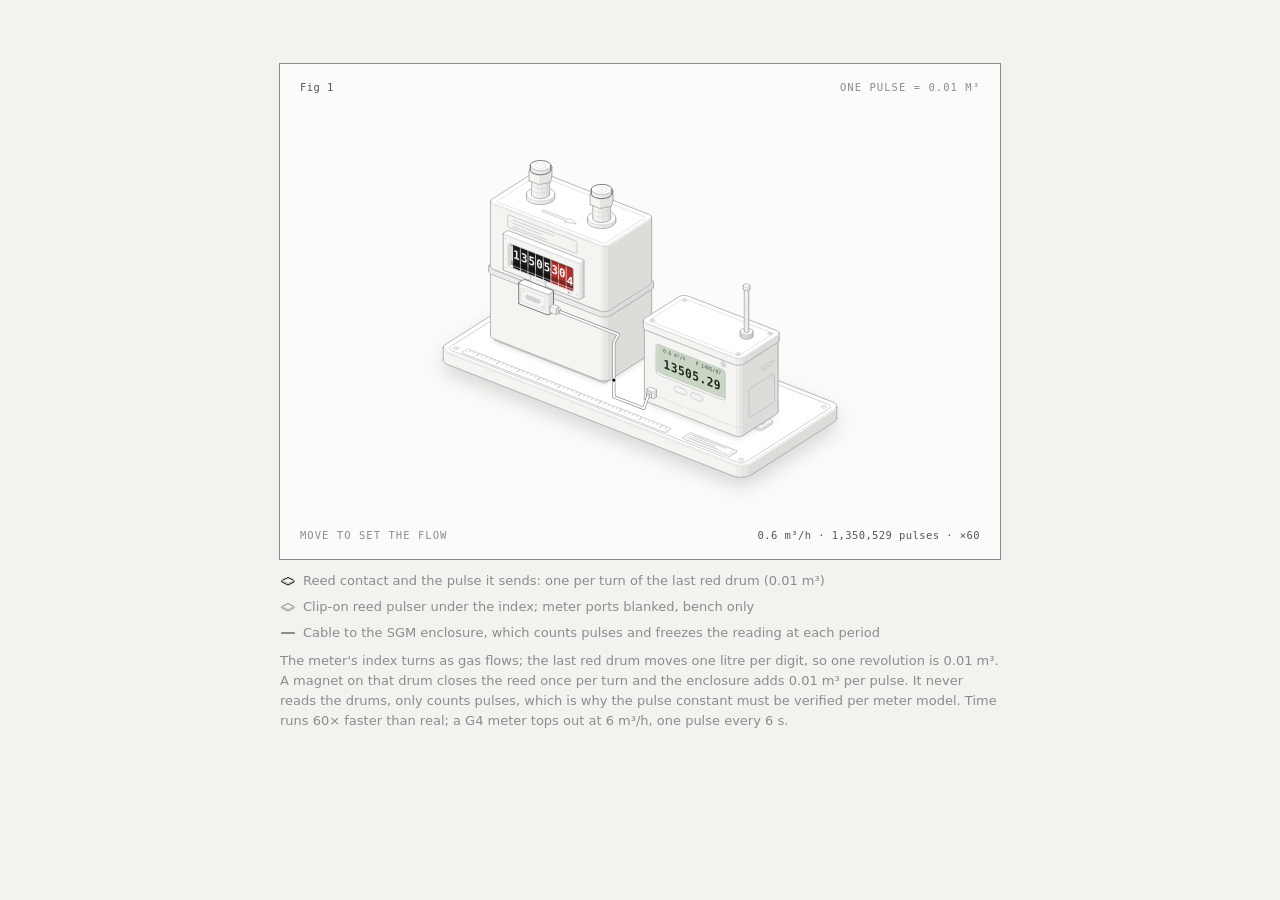
<file: hardware/visualization/anatomy/pulse-anatomy-light.html>
<!doctype html><html lang="en"><head><meta charset="utf-8"><meta name="viewport" content="width=device-width, initial-scale=1"><title>SGM pulse anatomy</title><style>
.iso{
  --anatomy-page:#0b0b0b;--anatomy-card:#131313;--anatomy-text:#a3a3a3;--anatomy-strong:#e6e6e6;--anatomy-muted:#6e6e6e;
  --anatomy-paper:#131313;--anatomy-face:#1b1b1b;--anatomy-top:#1c1c1c;
  --anatomy-shade-0:#0f0f0f;--anatomy-shade-1:#121212;--anatomy-shade-2:#151515;--anatomy-shade-3:#181818;
  --anatomy-lit-top:#262626;--anatomy-lit-shade:#1d1d1d;
  --anatomy-hi:#d4d4d4;--anatomy-mid:#6a6a6a;--anatomy-lo:#3e3e3e;--anatomy-faint:#2a2a2a;--anatomy-lit:#ffffff;
  --anatomy-halo:#050505;--anatomy-halo-opacity:.9;--anatomy-dot:#e6e6e6;
  --anatomy-red:#ff6b6b;--anatomy-green:#6be0a0;--anatomy-blue:#6b9bff;
  --anatomy-weight:.6px;--anatomy-ease:cubic-bezier(.32,.72,0,1);
  --anatomy-mono:ui-monospace,"SF Mono",Menlo,Consolas,monospace;
  --anatomy-lift:inset 0 1px 0 0 #ffffff0a,inset 0 0 0 1px #ffffff06,0 0 0 1px #00000026,0 1px 1px -.5px #00000014,0 3px 3px -1.5px #00000014,0 6px 6px -3px #00000014,0 12px 12px -6px #00000014;
}
.iso[data-theme="light"]{
  --anatomy-page:#f2f2ef;--anatomy-card:#fbfbfa;--anatomy-text:#57575a;--anatomy-strong:#18181a;--anatomy-muted:#8c8c90;
  --anatomy-paper:#fbfbfa;--anatomy-face:#ffffff;--anatomy-top:#ffffff;
  --anatomy-shade-0:#dcdcd9;--anatomy-shade-1:#e5e5e2;--anatomy-shade-2:#ededea;--anatomy-shade-3:#f4f4f1;
  --anatomy-lit-top:#ffffff;--anatomy-lit-shade:#eeeeeb;
  --anatomy-hi:#26262a;--anatomy-mid:#8a8a8f;--anatomy-lo:#b4b4b8;--anatomy-faint:#d4d4d6;--anatomy-lit:#000000;
  --anatomy-halo:#8a8a80;--anatomy-halo-opacity:.32;--anatomy-dot:#3a3a3e;
  --anatomy-red:#e5484d;--anatomy-green:#30a46c;--anatomy-blue:#3e63dd;
  --anatomy-lift:inset 0 1px 0 0 #ffffff,0 0 0 1px #0000000f,0 1px 1px -.5px #0000000a,0 3px 3px -1.5px #0000000a,0 6px 6px -3px #0000000a,0 12px 12px -6px #0000000a;
}
.iso-svg{display:block;width:100%;height:auto;overflow:visible}
.iso-svg path,.iso-svg circle{vector-effect:non-scaling-stroke}
.iso-fill{fill:var(--anatomy-paper);stroke:none}
.iso-solid[data-lit]>.iso-fill{fill:var(--anatomy-face)}
.iso-shade,.iso-top{stroke:none}
.iso-shade[data-shade="0"]{fill:var(--anatomy-shade-0)}
.iso-shade[data-shade="1"]{fill:var(--anatomy-shade-1)}
.iso-shade[data-shade="2"]{fill:var(--anatomy-shade-2)}
.iso-shade[data-shade="3"]{fill:var(--anatomy-shade-3)}
.iso-top{fill:var(--anatomy-top)}
.iso-solid[data-lit]>.iso-top{fill:var(--anatomy-lit-top)}
.iso-solid[data-lit]>.iso-shade{fill:var(--anatomy-lit-shade)}
.iso-solid[data-seamless]>.iso-shade,.iso-solid[data-seamless]>.iso-top{stroke-width:.4;stroke-linejoin:round}
.iso-solid[data-seamless]>.iso-shade[data-shade="0"]{stroke:var(--anatomy-shade-0)}
.iso-solid[data-seamless]>.iso-shade[data-shade="1"]{stroke:var(--anatomy-shade-1)}
.iso-solid[data-seamless]>.iso-shade[data-shade="2"]{stroke:var(--anatomy-shade-2)}
.iso-solid[data-seamless]>.iso-shade[data-shade="3"]{stroke:var(--anatomy-shade-3)}
.iso-solid[data-seamless]>.iso-top{stroke:var(--anatomy-top)}
.iso-solid[data-seamless][data-lit]>.iso-top{stroke:var(--anatomy-lit-top)}
.iso-solid[data-seamless][data-lit]>.iso-shade{stroke:var(--anatomy-lit-shade)}
.iso-solid[data-lit]>.iso-edge{stroke:var(--anatomy-lit)}
.iso-halo{fill:var(--anatomy-halo);stroke:none;filter:blur(9px);opacity:var(--anatomy-halo-opacity);transform:translateY(3px)}
.iso-line{fill:none;stroke:var(--anatomy-lo);stroke-width:var(--anatomy-weight);stroke-linecap:round;stroke-linejoin:round}
.iso-line[data-tone="hi"]{stroke:var(--anatomy-hi)}
.iso-line[data-tone="mid"]{stroke:var(--anatomy-mid)}
.iso-line[data-tone="lo"]{stroke:var(--anatomy-lo)}
.iso-line[data-tone="faint"]{stroke:var(--anatomy-faint)}
.iso-line[data-tone="lit"]{stroke:var(--anatomy-lit)}
.iso-line[data-tone="red"]{stroke:var(--anatomy-red)}
.iso-line[data-tone="green"]{stroke:var(--anatomy-green)}
.iso-line[data-tone="blue"]{stroke:var(--anatomy-blue)}
.iso-line[data-dotted]{stroke-dasharray:.01 3.5;stroke-width:1}
.iso-line[data-dashed]{stroke-dasharray:3 3}
.iso-line[data-flow]{stroke-dasharray:2 6}
.iso-wire-end{fill:var(--anatomy-paper);stroke:var(--anatomy-lo);stroke-width:var(--anatomy-weight)}
.iso-wire[data-tone="hi"] .iso-wire-end{stroke:var(--anatomy-hi)}
.iso-wire[data-tone="mid"] .iso-wire-end{stroke:var(--anatomy-mid)}
.iso-wire[data-tone="faint"] .iso-wire-end{stroke:var(--anatomy-faint)}
.iso-wire[data-tone="lit"] .iso-wire-end{stroke:var(--anatomy-lit)}
.iso-dots circle{fill:var(--anatomy-dot);stroke:none;opacity:.32}
.iso-dots[data-tone="hi"] circle{opacity:.85}
.iso-dots[data-tone="mid"] circle{opacity:.45}
.iso-dots[data-tone="lo"] circle{opacity:.22}
.iso-dots[data-tone="faint"] circle{opacity:.12}
.iso-face-text{fill:var(--anatomy-mid);font-family:var(--anatomy-mono);letter-spacing:.04em}
.iso-face-text[data-tone="hi"]{fill:var(--anatomy-hi)}
.iso-face-text[data-tone="lo"]{fill:var(--anatomy-lo)}
.iso-face-text[data-tone="faint"]{fill:var(--anatomy-faint)}
.tb-body{fill:var(--anatomy-shade-2);stroke:none}
.tb-shine{fill:var(--anatomy-top);stroke:none}
.tb-shade{fill:var(--anatomy-shade-0);stroke:none}
.tb-ring{fill:none;stroke:var(--anatomy-lo);stroke-width:.45;stroke-linecap:butt;stroke-linejoin:round}
.tb-ring[data-tone="mid"]{stroke:var(--anatomy-mid)}
.tb-ring[data-tone="faint"]{stroke:var(--anatomy-faint)}
.tb-ring[data-tone="hi"]{stroke:var(--anatomy-hi)}
@keyframes iso-flow{to{stroke-dashoffset:-32}}
@keyframes iso-pulse{0%,100%{opacity:.18}12%{opacity:1}40%{opacity:.18}}
.iso-line[data-flow]{animation:iso-flow 1600ms linear infinite}
.iso-dots circle[data-pulse]{animation:iso-pulse 1600ms steps(1,end) infinite;animation-delay:var(--pulse-at,0ms)}
.iso-figure{margin:32px 0 36px}
.iso-plate{position:relative;padding:52px 24px;border-radius:0;background:var(--anatomy-card);box-shadow:0 0 0 1px var(--anatomy-mid);--anatomy-paper:var(--anatomy-card)}
.iso-plate-corners{position:absolute;inset:18px 20px;pointer-events:none}
.iso-plate-corner{position:absolute;color:var(--anatomy-muted);font-family:var(--anatomy-mono);font-size:10.5px;line-height:1;letter-spacing:.04em;white-space:nowrap}
.iso-plate-corner[data-corner="fig"]{top:0;left:0;color:var(--anatomy-text)}
.iso-plate-corner[data-corner="title"]{top:0;right:0;text-transform:uppercase;letter-spacing:.1em}
.iso-plate-corner[data-corner="hint"]{bottom:0;left:0;text-transform:uppercase;letter-spacing:.1em}
.iso-plate-corner[data-corner="readout"]{right:0;bottom:0;color:var(--anatomy-text);font-variant-numeric:tabular-nums}
.iso-plate .iso-svg{margin:0 auto}
.iso-legend{display:grid;gap:8px;margin-top:12px;color:var(--anatomy-muted);font-size:13px;line-height:1.55}
.iso-keys{display:flex;flex-wrap:wrap;gap:6px 18px}
.iso-key{display:inline-flex;align-items:center;gap:7px}
.iso-swatch{width:16px;height:10px;flex:none;overflow:visible}
.iso-swatch path{fill:none;stroke:var(--anatomy-hi);stroke-width:1;vector-effect:non-scaling-stroke;stroke-linejoin:round;stroke-linecap:round}
.iso-swatch[data-mark="raised"] path,.iso-swatch[data-mark="flat"] path{stroke:var(--anatomy-mid)}
.iso-swatch[data-mark="lit"] path{stroke:var(--anatomy-lit)}
.iso-swatch[data-mark="dim"] path{stroke:var(--anatomy-lo)}
.iso-swatch[data-mark="dotted"] path{stroke-dasharray:.01 3;stroke-width:1.4}
.iso-swatch[data-mark="dashed"] path{stroke-dasharray:3 2.5}
.iso-swatch[data-mark="red"] path{stroke:var(--anatomy-red)}
.iso-swatch[data-mark="green"] path{stroke:var(--anatomy-green)}
.iso-swatch[data-mark="blue"] path{stroke:var(--anatomy-blue)}
.iso-swatch-crease{stroke:var(--anatomy-lo)!important}
@media (max-width:560px){.iso-plate{padding:48px 12px 70px}.iso-plate-corner[data-corner="hint"]{bottom:18px}}
@media (prefers-reduced-motion:reduce){.iso-line[data-flow],.iso-dots circle[data-pulse]{animation:none}}

*{box-sizing:border-box}
html{color-scheme:dark}
body[data-theme="light"]{color-scheme:light}
body{margin:0;background:var(--anatomy-page);color:var(--anatomy-text);font:14px/1.6 ui-sans-serif,system-ui,-apple-system,"Segoe UI",sans-serif;-webkit-font-smoothing:antialiased}
.iso-page{width:min(720px,100% - 32px);margin:64px auto 96px}
</style></head><body class="iso" data-theme="light"><main class="iso-page"><figure class="iso-figure"><div class="iso-plate"><div class="iso-plate-corners" aria-hidden="true"><span class="iso-plate-corner" data-corner="fig">Fig 1</span><span class="iso-plate-corner" data-corner="title">One pulse = 0.01 m³</span><span class="iso-plate-corner" data-corner="hint">Move to set the flow</span><span class="iso-plate-corner" data-corner="readout" data-readout>1.6 m³/h · 1,350,528 pulses · ×60</span></div><style>
.sgm-well{fill:var(--anatomy-shade-0)}
.sgm-lcd-well{fill:var(--sgm-lcd-bg)}
.sgm-drum{fill:var(--sgm-drum)}
.sgm-drum.red{fill:var(--sgm-drum-red)}
.sgm-drum-shade{fill:#000;opacity:.28}
.sgm-digit{fill:var(--sgm-digit);font:600 10.5px var(--anatomy-mono);text-anchor:middle}
.sgm-digit.red{fill:#fff}
.sgm-lcd{fill:var(--sgm-lcd-ink);font:600 11px var(--anatomy-mono);letter-spacing:.04em}
.sgm-lcd-small{fill:var(--sgm-lcd-ink);font:500 4.6px var(--anatomy-mono);opacity:.75}
.sgm-slot{fill:var(--anatomy-shade-0)}
.sgm-reed{fill:var(--anatomy-faint);transition:fill .08s}
.sgm-reed[data-closed]{fill:var(--anatomy-lit)}
.sgm-cable{fill:none;stroke:none}
.sgm-cable-jacket{fill:none;stroke:var(--anatomy-mid);stroke-width:3.2px;stroke-linejoin:round;stroke-linecap:round}
.sgm-cable-core{fill:none;stroke:var(--anatomy-face);stroke-width:1.9px;stroke-linejoin:round;stroke-linecap:round}
.sgm-pulse{fill:var(--anatomy-lit);stroke:var(--anatomy-paper);stroke-width:1px}
.sgm-led{fill:var(--anatomy-faint)}
.sgm-led[data-on]{fill:var(--anatomy-green)}
.iso{--sgm-drum:#0d0d0d;--sgm-drum-red:#8f1f1b;--sgm-digit:#e9e9e4;--sgm-lcd-bg:#1d2a22;--sgm-lcd-ink:#b9f2c9}
.iso[data-theme="light"]{--sgm-drum:#1b1b1d;--sgm-drum-red:#b3302b;--sgm-digit:#f4f4ef;--sgm-lcd-bg:#c9d6c4;--sgm-lcd-ink:#1d2b1f}
</style><div class="iso-stage" tabindex="0" role="slider" aria-label="Gas flow: arrow keys change it in 0.5 m³/h steps" aria-valuemin="0" aria-valuemax="6" aria-valuenow="1.6"><svg xmlns="http://www.w3.org/2000/svg" class="iso-svg" viewBox="0 0 640 372" role="img" aria-label="A G4 diaphragm gas meter body on a bench with its ports blanked, a reed pulser clipped under its index drums, a cable, and the Smart Gas Meter enclosure with a display and antenna. Each turn of the last red drum closes the reed once and sends one pulse to the enclosure."><path class="iso-halo" d="M132.6 226.2L133 225L133.8 223.9L135.1 222.8L213.9 172.4L215.6 171.5L217.6 170.8L219.8 170.3L222.1 170.1L224.5 170.1L226.9 170.3L229.2 170.7L231.2 171.3L502.8 277.4L504.5 278.3L505.9 279.2L506.9 280.3L507.4 281.5L507.4 282.7L507.4 293.4L507 294.6L506.2 295.7L504.9 296.7L426.1 347.2L424.4 348L422.4 348.7L420.2 349.2L417.9 349.5L415.5 349.5L413.1 349.3L410.8 348.9L408.8 348.2L137.2 242.1L135.5 241.3L134.1 240.3L133.1 239.2L132.6 238L132.6 236.8Z"/><g class="iso-solid"><path class="iso-fill" d="M217.6 195.6L217.8 194.6L218.4 193.7L219.4 192.9L220.7 192.2L222.4 191.6L224.2 191.3L226.1 191.2L228 191.3L229.8 191.6L231.5 192.1L232.9 192.8L233.9 193.6L234.6 194.5L234.8 195.5L234.8 197.2L234.6 198.1L234 199L233 199.9L231.6 200.6L230 201.1L228.2 201.4L226.3 201.5L224.3 201.4L222.5 201.1L220.9 200.6L219.5 199.9L218.4 199.1L217.8 198.2L217.6 197.3Z"/><path class="iso-shade" data-shade="0" d="M233 199.9L231.6 200.6L231.6 198.9L233 198.2ZM231.6 200.6L230 201.1L230 199.4L231.6 198.9ZM234.8 197.2L234.6 198.1L234.6 196.4L234.8 195.5ZM234.6 198.1L234 199L234 197.3L234.6 196.4ZM234 199L233 199.9L233 198.2L234 197.3Z"/><path class="iso-shade" data-shade="1" d="M230 201.1L228.2 201.4L228.2 199.7L230 199.4ZM228.2 201.4L226.3 201.5L226.3 199.8L228.2 199.7Z"/><path class="iso-shade" data-shade="2" d="M226.3 201.5L224.3 201.4L224.3 199.7L226.3 199.8ZM224.3 201.4L222.5 201.1L222.5 199.4L224.3 199.7Z"/><path class="iso-shade" data-shade="3" d="M222.5 201.1L220.9 200.6L220.9 198.9L222.5 199.4ZM220.9 200.6L219.5 199.9L219.5 198.2L220.9 198.9ZM219.5 199.9L218.4 199.1L218.4 197.4L219.5 198.2ZM218.4 199.1L217.8 198.2L217.8 196.5L218.4 197.4ZM217.8 198.2L217.6 197.3L217.6 195.6L217.8 196.5Z"/><path class="iso-top" d="M233 198.2L231.6 198.9L230 199.4L228.2 199.7L226.3 199.8L224.3 199.7L222.5 199.4L220.9 198.9L219.5 198.2L218.4 197.4L217.8 196.5L217.6 195.6L217.8 194.6L218.4 193.7L219.4 192.9L220.7 192.2L222.4 191.6L224.2 191.3L226.1 191.2L228 191.3L229.8 191.6L231.5 192.1L232.9 192.8L233.9 193.6L234.6 194.5L234.8 195.5L234.6 196.4L234 197.3Z"/><path class="iso-line iso-crease" data-tone="faint" d="M234.8 195.5L234.6 196.4L234 197.3L233 198.2L231.6 198.9L230 199.4L228.2 199.7L226.3 199.8L224.3 199.7L222.5 199.4L220.9 198.9L219.5 198.2L218.4 197.4L217.8 196.5L217.6 195.6"/><path class="iso-line iso-edge" data-tone="lo" d="M217.6 195.6L217.8 194.6L218.4 193.7L219.4 192.9L220.7 192.2L222.4 191.6L224.2 191.3L226.1 191.2L228 191.3L229.8 191.6L231.5 192.1L232.9 192.8L233.9 193.6L234.6 194.5L234.8 195.5M234.8 197.2L234.6 198.1L234 199L233 199.9L231.6 200.6L230 201.1L228.2 201.4L226.3 201.5L224.3 201.4L222.5 201.1L220.9 200.6L219.5 199.9L218.4 199.1L217.8 198.2L217.6 197.3M217.6 195.6L217.6 197.3M234.8 195.5L234.8 197.2"/></g><g class="iso-solid"><path class="iso-fill" d="M219.5 191.9L219.7 191.2L220.2 190.5L220.9 189.8L222 189.3L223.2 188.9L224.6 188.7L226.1 188.6L227.6 188.6L229 188.9L230.3 189.3L231.3 189.8L232.1 190.4L232.6 191.1L232.8 191.9L232.8 195.5L232.7 196.2L232.2 196.9L231.4 197.6L230.4 198.1L229.1 198.5L227.7 198.7L226.2 198.8L224.8 198.8L223.3 198.5L222.1 198.1L221 197.6L220.2 197L219.7 196.3L219.5 195.5Z"/><path class="iso-shade" data-shade="0" d="M231.4 197.6L230.4 198.1L230.4 194.5L231.4 193.9ZM230.4 198.1L229.1 198.5L229.1 194.9L230.4 194.5ZM232.8 195.5L232.7 196.2L232.7 192.6L232.8 191.9ZM232.7 196.2L232.2 196.9L232.2 193.3L232.7 192.6ZM232.2 196.9L231.4 197.6L231.4 193.9L232.2 193.3Z"/><path class="iso-shade" data-shade="1" d="M229.1 198.5L227.7 198.7L227.7 195.1L229.1 194.9ZM227.7 198.7L226.2 198.8L226.2 195.2L227.7 195.1Z"/><path class="iso-shade" data-shade="2" d="M226.2 198.8L224.8 198.8L224.8 195.1L226.2 195.2ZM224.8 198.8L223.3 198.5L223.3 194.9L224.8 195.1Z"/><path class="iso-shade" data-shade="3" d="M223.3 198.5L222.1 198.1L222.1 194.5L223.3 194.9ZM222.1 198.1L221 197.6L221 194L222.1 194.5ZM221 197.6L220.2 197L220.2 193.4L221 194ZM220.2 197L219.7 196.3L219.7 192.7L220.2 193.4ZM219.7 196.3L219.5 195.5L219.5 191.9L219.7 192.7Z"/><path class="iso-top" d="M231.4 193.9L230.4 194.5L229.1 194.9L227.7 195.1L226.2 195.2L224.8 195.1L223.3 194.9L222.1 194.5L221 194L220.2 193.4L219.7 192.7L219.5 191.9L219.7 191.2L220.2 190.5L220.9 189.8L222 189.3L223.2 188.9L224.6 188.7L226.1 188.6L227.6 188.6L229 188.9L230.3 189.3L231.3 189.8L232.1 190.4L232.6 191.1L232.8 191.9L232.7 192.6L232.2 193.3Z"/><path class="iso-line iso-crease" data-tone="faint" d="M232.8 191.9L232.7 192.6L232.2 193.3L231.4 193.9L230.4 194.5L229.1 194.9L227.7 195.1L226.2 195.2L224.8 195.1L223.3 194.9L222.1 194.5L221 194L220.2 193.4L219.7 192.7L219.5 191.9"/><path class="iso-line iso-edge" data-tone="mid" d="M219.5 191.9L219.7 191.2L220.2 190.5L220.9 189.8L222 189.3L223.2 188.9L224.6 188.7L226.1 188.6L227.6 188.6L229 188.9L230.3 189.3L231.3 189.8L232.1 190.4L232.6 191.1L232.8 191.9M232.8 195.5L232.7 196.2L232.2 196.9L231.4 197.6L230.4 198.1L229.1 198.5L227.7 198.7L226.2 198.8L224.8 198.8L223.3 198.5L222.1 198.1L221 197.6L220.2 197L219.7 196.3L219.5 195.5M219.5 191.9L219.5 195.5M232.8 191.9L232.8 195.5"/></g><g class="iso-solid"><path class="iso-fill" d="M156.9 234.3L157.1 233.4L157.8 232.5L158.8 231.7L160.1 231L161.7 230.4L163.6 230.1L165.5 230L167.4 230.1L169.2 230.4L170.9 230.9L172.2 231.6L173.3 232.4L173.9 233.3L174.2 234.3L174.2 236L174 236.9L173.4 237.8L172.3 238.7L171 239.4L169.4 239.9L167.6 240.2L165.6 240.3L163.7 240.2L161.9 239.9L160.3 239.4L158.9 238.7L157.8 237.9L157.2 237L156.9 236.1Z"/><path class="iso-shade" data-shade="0" d="M172.3 238.7L171 239.4L171 237.6L172.3 237ZM171 239.4L169.4 239.9L169.4 238.2L171 237.6ZM174.2 236L174 236.9L174 235.2L174.2 234.3ZM174 236.9L173.4 237.8L173.4 236.1L174 235.2ZM173.4 237.8L172.3 238.7L172.3 237L173.4 236.1Z"/><path class="iso-shade" data-shade="1" d="M169.4 239.9L167.6 240.2L167.6 238.5L169.4 238.2ZM167.6 240.2L165.6 240.3L165.6 238.6L167.6 238.5Z"/><path class="iso-shade" data-shade="2" d="M165.6 240.3L163.7 240.2L163.7 238.5L165.6 238.6ZM163.7 240.2L161.9 239.9L161.9 238.2L163.7 238.5Z"/><path class="iso-shade" data-shade="3" d="M161.9 239.9L160.3 239.4L160.3 237.7L161.9 238.2ZM160.3 239.4L158.9 238.7L158.9 237L160.3 237.7ZM158.9 238.7L157.8 237.9L157.8 236.2L158.9 237ZM157.8 237.9L157.2 237L157.2 235.3L157.8 236.2ZM157.2 237L156.9 236.1L156.9 234.3L157.2 235.3Z"/><path class="iso-top" d="M172.3 237L171 237.6L169.4 238.2L167.6 238.5L165.6 238.6L163.7 238.5L161.9 238.2L160.3 237.7L158.9 237L157.8 236.2L157.2 235.3L156.9 234.3L157.1 233.4L157.8 232.5L158.8 231.7L160.1 231L161.7 230.4L163.6 230.1L165.5 230L167.4 230.1L169.2 230.4L170.9 230.9L172.2 231.6L173.3 232.4L173.9 233.3L174.2 234.3L174 235.2L173.4 236.1Z"/><path class="iso-line iso-crease" data-tone="faint" d="M174.2 234.3L174 235.2L173.4 236.1L172.3 237L171 237.6L169.4 238.2L167.6 238.5L165.6 238.6L163.7 238.5L161.9 238.2L160.3 237.7L158.9 237L157.8 236.2L157.2 235.3L156.9 234.3"/><path class="iso-line iso-edge" data-tone="lo" d="M156.9 234.3L157.1 233.4L157.8 232.5L158.8 231.7L160.1 231L161.7 230.4L163.6 230.1L165.5 230L167.4 230.1L169.2 230.4L170.9 230.9L172.2 231.6L173.3 232.4L173.9 233.3L174.2 234.3M174.2 236L174 236.9L173.4 237.8L172.3 238.7L171 239.4L169.4 239.9L167.6 240.2L165.6 240.3L163.7 240.2L161.9 239.9L160.3 239.4L158.9 238.7L157.8 237.9L157.2 237L156.9 236.1M156.9 234.3L156.9 236.1M174.2 234.3L174.2 236"/></g><g class="iso-solid"><path class="iso-fill" d="M158.9 230.7L159.1 230L159.5 229.3L160.3 228.6L161.4 228.1L162.6 227.7L164 227.4L165.5 227.4L167 227.4L168.4 227.7L169.6 228.1L170.7 228.6L171.5 229.2L172 229.9L172.2 230.6L172.2 234.3L172 235L171.6 235.7L170.8 236.4L169.7 236.9L168.5 237.3L167.1 237.5L165.6 237.6L164.1 237.6L162.7 237.3L161.5 236.9L160.4 236.4L159.6 235.8L159.1 235.1L158.9 234.3Z"/><path class="iso-shade" data-shade="0" d="M170.8 236.4L169.7 236.9L169.7 233.3L170.8 232.7ZM169.7 236.9L168.5 237.3L168.5 233.7L169.7 233.3ZM172.2 234.3L172 235L172 231.4L172.2 230.6ZM172 235L171.6 235.7L171.6 232.1L172 231.4ZM171.6 235.7L170.8 236.4L170.8 232.7L171.6 232.1Z"/><path class="iso-shade" data-shade="1" d="M168.5 237.3L167.1 237.5L167.1 233.9L168.5 233.7ZM167.1 237.5L165.6 237.6L165.6 234L167.1 233.9Z"/><path class="iso-shade" data-shade="2" d="M165.6 237.6L164.1 237.6L164.1 233.9L165.6 234ZM164.1 237.6L162.7 237.3L162.7 233.7L164.1 233.9Z"/><path class="iso-shade" data-shade="3" d="M162.7 237.3L161.5 236.9L161.5 233.3L162.7 233.7ZM161.5 236.9L160.4 236.4L160.4 232.8L161.5 233.3ZM160.4 236.4L159.6 235.8L159.6 232.2L160.4 232.8ZM159.6 235.8L159.1 235.1L159.1 231.5L159.6 232.2ZM159.1 235.1L158.9 234.3L158.9 230.7L159.1 231.5Z"/><path class="iso-top" d="M170.8 232.7L169.7 233.3L168.5 233.7L167.1 233.9L165.6 234L164.1 233.9L162.7 233.7L161.5 233.3L160.4 232.8L159.6 232.2L159.1 231.5L158.9 230.7L159.1 230L159.5 229.3L160.3 228.6L161.4 228.1L162.6 227.7L164 227.4L165.5 227.4L167 227.4L168.4 227.7L169.6 228.1L170.7 228.6L171.5 229.2L172 229.9L172.2 230.6L172 231.4L171.6 232.1Z"/><path class="iso-line iso-crease" data-tone="faint" d="M172.2 230.6L172 231.4L171.6 232.1L170.8 232.7L169.7 233.3L168.5 233.7L167.1 233.9L165.6 234L164.1 233.9L162.7 233.7L161.5 233.3L160.4 232.8L159.6 232.2L159.1 231.5L158.9 230.7"/><path class="iso-line iso-edge" data-tone="mid" d="M158.9 230.7L159.1 230L159.5 229.3L160.3 228.6L161.4 228.1L162.6 227.7L164 227.4L165.5 227.4L167 227.4L168.4 227.7L169.6 228.1L170.7 228.6L171.5 229.2L172 229.9L172.2 230.6M172.2 234.3L172 235L171.6 235.7L170.8 236.4L169.7 236.9L168.5 237.3L167.1 237.5L165.6 237.6L164.1 237.6L162.7 237.3L161.5 236.9L160.4 236.4L159.6 235.8L159.1 235.1L158.9 234.3M158.9 230.7L158.9 234.3M172.2 230.6L172.2 234.3"/></g><g class="iso-solid"><path class="iso-fill" d="M465.8 292.5L466 291.6L466.6 290.7L467.7 289.8L469 289.2L470.6 288.6L472.4 288.3L474.4 288.2L476.3 288.3L478.1 288.6L479.7 289.1L481.1 289.8L482.2 290.6L482.8 291.5L483.1 292.5L483.1 294.2L482.9 295.1L482.2 296L481.2 296.9L479.9 297.5L478.3 298.1L476.4 298.4L474.5 298.5L472.6 298.4L470.8 298.1L469.1 297.6L467.8 296.9L466.7 296.1L466.1 295.2L465.8 294.2Z"/><path class="iso-shade" data-shade="0" d="M481.2 296.9L479.9 297.5L479.9 295.8L481.2 295.2ZM479.9 297.5L478.3 298.1L478.3 296.4L479.9 295.8ZM483.1 294.2L482.9 295.1L482.9 293.4L483.1 292.5ZM482.9 295.1L482.2 296L482.2 294.3L482.9 293.4ZM482.2 296L481.2 296.9L481.2 295.2L482.2 294.3Z"/><path class="iso-shade" data-shade="1" d="M478.3 298.1L476.4 298.4L476.4 296.7L478.3 296.4ZM476.4 298.4L474.5 298.5L474.5 296.8L476.4 296.7Z"/><path class="iso-shade" data-shade="2" d="M474.5 298.5L472.6 298.4L472.6 296.7L474.5 296.8ZM472.6 298.4L470.8 298.1L470.8 296.4L472.6 296.7Z"/><path class="iso-shade" data-shade="3" d="M470.8 298.1L469.1 297.6L469.1 295.9L470.8 296.4ZM469.1 297.6L467.8 296.9L467.8 295.2L469.1 295.9ZM467.8 296.9L466.7 296.1L466.7 294.4L467.8 295.2ZM466.7 296.1L466.1 295.2L466.1 293.5L466.7 294.4ZM466.1 295.2L465.8 294.2L465.8 292.5L466.1 293.5Z"/><path class="iso-top" d="M481.2 295.2L479.9 295.8L478.3 296.4L476.4 296.7L474.5 296.8L472.6 296.7L470.8 296.4L469.1 295.9L467.8 295.2L466.7 294.4L466.1 293.5L465.8 292.5L466 291.6L466.6 290.7L467.7 289.8L469 289.2L470.6 288.6L472.4 288.3L474.4 288.2L476.3 288.3L478.1 288.6L479.7 289.1L481.1 289.8L482.2 290.6L482.8 291.5L483.1 292.5L482.9 293.4L482.2 294.3Z"/><path class="iso-line iso-crease" data-tone="faint" d="M483.1 292.5L482.9 293.4L482.2 294.3L481.2 295.2L479.9 295.8L478.3 296.4L476.4 296.7L474.5 296.8L472.6 296.7L470.8 296.4L469.1 295.9L467.8 295.2L466.7 294.4L466.1 293.5L465.8 292.5"/><path class="iso-line iso-edge" data-tone="lo" d="M465.8 292.5L466 291.6L466.6 290.7L467.7 289.8L469 289.2L470.6 288.6L472.4 288.3L474.4 288.2L476.3 288.3L478.1 288.6L479.7 289.1L481.1 289.8L482.2 290.6L482.8 291.5L483.1 292.5M483.1 294.2L482.9 295.1L482.2 296L481.2 296.9L479.9 297.5L478.3 298.1L476.4 298.4L474.5 298.5L472.6 298.4L470.8 298.1L469.1 297.6L467.8 296.9L466.7 296.1L466.1 295.2L465.8 294.2M465.8 292.5L465.8 294.2M483.1 292.5L483.1 294.2"/></g><g class="iso-solid"><path class="iso-fill" d="M467.8 288.9L468 288.2L468.4 287.5L469.2 286.8L470.3 286.3L471.5 285.9L472.9 285.6L474.4 285.6L475.9 285.6L477.3 285.9L478.5 286.3L479.6 286.8L480.4 287.4L480.9 288.1L481.1 288.8L481.1 292.5L480.9 293.2L480.5 293.9L479.7 294.5L478.6 295.1L477.4 295.5L476 295.7L474.5 295.8L473 295.7L471.6 295.5L470.4 295.1L469.3 294.6L468.5 294L468 293.3L467.8 292.5Z"/><path class="iso-shade" data-shade="0" d="M479.7 294.5L478.6 295.1L478.6 291.5L479.7 290.9ZM478.6 295.1L477.4 295.5L477.4 291.9L478.6 291.5ZM481.1 292.5L480.9 293.2L480.9 289.6L481.1 288.8ZM480.9 293.2L480.5 293.9L480.5 290.3L480.9 289.6ZM480.5 293.9L479.7 294.5L479.7 290.9L480.5 290.3Z"/><path class="iso-shade" data-shade="1" d="M477.4 295.5L476 295.7L476 292.1L477.4 291.9ZM476 295.7L474.5 295.8L474.5 292.2L476 292.1Z"/><path class="iso-shade" data-shade="2" d="M474.5 295.8L473 295.7L473 292.1L474.5 292.2ZM473 295.7L471.6 295.5L471.6 291.9L473 292.1Z"/><path class="iso-shade" data-shade="3" d="M471.6 295.5L470.4 295.1L470.4 291.5L471.6 291.9ZM470.4 295.1L469.3 294.6L469.3 291L470.4 291.5ZM469.3 294.6L468.5 294L468.5 290.3L469.3 291ZM468.5 294L468 293.3L468 289.6L468.5 290.3ZM468 293.3L467.8 292.5L467.8 288.9L468 289.6Z"/><path class="iso-top" d="M479.7 290.9L478.6 291.5L477.4 291.9L476 292.1L474.5 292.2L473 292.1L471.6 291.9L470.4 291.5L469.3 291L468.5 290.3L468 289.6L467.8 288.9L468 288.2L468.4 287.5L469.2 286.8L470.3 286.3L471.5 285.9L472.9 285.6L474.4 285.6L475.9 285.6L477.3 285.9L478.5 286.3L479.6 286.8L480.4 287.4L480.9 288.1L481.1 288.8L480.9 289.6L480.5 290.3Z"/><path class="iso-line iso-crease" data-tone="faint" d="M481.1 288.8L480.9 289.6L480.5 290.3L479.7 290.9L478.6 291.5L477.4 291.9L476 292.1L474.5 292.2L473 292.1L471.6 291.9L470.4 291.5L469.3 291L468.5 290.3L468 289.6L467.8 288.9"/><path class="iso-line iso-edge" data-tone="mid" d="M467.8 288.9L468 288.2L468.4 287.5L469.2 286.8L470.3 286.3L471.5 285.9L472.9 285.6L474.4 285.6L475.9 285.6L477.3 285.9L478.5 286.3L479.6 286.8L480.4 287.4L480.9 288.1L481.1 288.8M481.1 292.5L480.9 293.2L480.5 293.9L479.7 294.5L478.6 295.1L477.4 295.5L476 295.7L474.5 295.8L473 295.7L471.6 295.5L470.4 295.1L469.3 294.6L468.5 294L468 293.3L467.8 292.5M467.8 288.9L467.8 292.5M481.1 288.8L481.1 292.5"/></g><g class="iso-solid"><path class="iso-fill" d="M405.2 331.3L405.4 330.4L406 329.5L407 328.6L408.4 328L410 327.4L411.8 327.1L413.7 327L415.7 327.1L417.5 327.4L419.1 327.9L420.5 328.6L421.6 329.4L422.2 330.3L422.4 331.2L422.4 333L422.2 333.9L421.6 334.8L420.6 335.6L419.3 336.3L417.6 336.9L415.8 337.2L413.9 337.3L412 337.2L410.2 336.9L408.5 336.4L407.1 335.7L406.1 334.9L405.4 334L405.2 333Z"/><path class="iso-shade" data-shade="0" d="M420.6 335.6L419.3 336.3L419.3 334.6L420.6 333.9ZM419.3 336.3L417.6 336.9L417.6 335.2L419.3 334.6ZM422.4 333L422.2 333.9L422.2 332.2L422.4 331.2ZM422.2 333.9L421.6 334.8L421.6 333.1L422.2 332.2ZM421.6 334.8L420.6 335.6L420.6 333.9L421.6 333.1Z"/><path class="iso-shade" data-shade="1" d="M417.6 336.9L415.8 337.2L415.8 335.5L417.6 335.2ZM415.8 337.2L413.9 337.3L413.9 335.6L415.8 335.5Z"/><path class="iso-shade" data-shade="2" d="M413.9 337.3L412 337.2L412 335.5L413.9 335.6ZM412 337.2L410.2 336.9L410.2 335.2L412 335.5Z"/><path class="iso-shade" data-shade="3" d="M410.2 336.9L408.5 336.4L408.5 334.7L410.2 335.2ZM408.5 336.4L407.1 335.7L407.1 334L408.5 334.7ZM407.1 335.7L406.1 334.9L406.1 333.2L407.1 334ZM406.1 334.9L405.4 334L405.4 332.3L406.1 333.2ZM405.4 334L405.2 333L405.2 331.3L405.4 332.3Z"/><path class="iso-top" d="M420.6 333.9L419.3 334.6L417.6 335.2L415.8 335.5L413.9 335.6L412 335.5L410.2 335.2L408.5 334.7L407.1 334L406.1 333.2L405.4 332.3L405.2 331.3L405.4 330.4L406 329.5L407 328.6L408.4 328L410 327.4L411.8 327.1L413.7 327L415.7 327.1L417.5 327.4L419.1 327.9L420.5 328.6L421.6 329.4L422.2 330.3L422.4 331.2L422.2 332.2L421.6 333.1Z"/><path class="iso-line iso-crease" data-tone="faint" d="M422.4 331.2L422.2 332.2L421.6 333.1L420.6 333.9L419.3 334.6L417.6 335.2L415.8 335.5L413.9 335.6L412 335.5L410.2 335.2L408.5 334.7L407.1 334L406.1 333.2L405.4 332.3L405.2 331.3"/><path class="iso-line iso-edge" data-tone="lo" d="M405.2 331.3L405.4 330.4L406 329.5L407 328.6L408.4 328L410 327.4L411.8 327.1L413.7 327L415.7 327.1L417.5 327.4L419.1 327.9L420.5 328.6L421.6 329.4L422.2 330.3L422.4 331.2M422.4 333L422.2 333.9L421.6 334.8L420.6 335.6L419.3 336.3L417.6 336.9L415.8 337.2L413.9 337.3L412 337.2L410.2 336.9L408.5 336.4L407.1 335.7L406.1 334.9L405.4 334L405.2 333M405.2 331.3L405.2 333M422.4 331.2L422.4 333"/></g><g class="iso-solid"><path class="iso-fill" d="M407.2 327.7L407.3 327L407.8 326.3L408.6 325.6L409.6 325.1L410.9 324.7L412.3 324.4L413.8 324.3L415.2 324.4L416.7 324.7L417.9 325L419 325.6L419.8 326.2L420.3 326.9L420.5 327.6L420.5 331.3L420.3 332L419.8 332.7L419.1 333.3L418 333.9L416.8 334.3L415.4 334.5L413.9 334.6L412.4 334.5L411 334.3L409.7 333.9L408.7 333.4L407.9 332.8L407.4 332.1L407.2 331.3Z"/><path class="iso-shade" data-shade="0" d="M419.1 333.3L418 333.9L418 330.2L419.1 329.7ZM418 333.9L416.8 334.3L416.8 330.6L418 330.2ZM420.5 331.3L420.3 332L420.3 328.4L420.5 327.6ZM420.3 332L419.8 332.7L419.8 329.1L420.3 328.4ZM419.8 332.7L419.1 333.3L419.1 329.7L419.8 329.1Z"/><path class="iso-shade" data-shade="1" d="M416.8 334.3L415.4 334.5L415.4 330.9L416.8 330.6ZM415.4 334.5L413.9 334.6L413.9 331L415.4 330.9Z"/><path class="iso-shade" data-shade="2" d="M413.9 334.6L412.4 334.5L412.4 330.9L413.9 331ZM412.4 334.5L411 334.3L411 330.7L412.4 330.9Z"/><path class="iso-shade" data-shade="3" d="M411 334.3L409.7 333.9L409.7 330.3L411 330.7ZM409.7 333.9L408.7 333.4L408.7 329.8L409.7 330.3ZM408.7 333.4L407.9 332.8L407.9 329.1L408.7 329.8ZM407.9 332.8L407.4 332.1L407.4 328.4L407.9 329.1ZM407.4 332.1L407.2 331.3L407.2 327.7L407.4 328.4Z"/><path class="iso-top" d="M419.1 329.7L418 330.2L416.8 330.6L415.4 330.9L413.9 331L412.4 330.9L411 330.7L409.7 330.3L408.7 329.8L407.9 329.1L407.4 328.4L407.2 327.7L407.3 327L407.8 326.3L408.6 325.6L409.6 325.1L410.9 324.7L412.3 324.4L413.8 324.3L415.2 324.4L416.7 324.7L417.9 325L419 325.6L419.8 326.2L420.3 326.9L420.5 327.6L420.3 328.4L419.8 329.1Z"/><path class="iso-line iso-crease" data-tone="faint" d="M420.5 327.6L420.3 328.4L419.8 329.1L419.1 329.7L418 330.2L416.8 330.6L415.4 330.9L413.9 331L412.4 330.9L411 330.7L409.7 330.3L408.7 329.8L407.9 329.1L407.4 328.4L407.2 327.7"/><path class="iso-line iso-edge" data-tone="mid" d="M407.2 327.7L407.3 327L407.8 326.3L408.6 325.6L409.6 325.1L410.9 324.7L412.3 324.4L413.8 324.3L415.2 324.4L416.7 324.7L417.9 325L419 325.6L419.8 326.2L420.3 326.9L420.5 327.6M420.5 331.3L420.3 332L419.8 332.7L419.1 333.3L418 333.9L416.8 334.3L415.4 334.5L413.9 334.6L412.4 334.5L411 334.3L409.7 333.9L408.7 333.4L407.9 332.8L407.4 332.1L407.2 331.3M407.2 327.7L407.2 331.3M420.5 327.6L420.5 331.3"/></g><g class="iso-solid"><path class="iso-fill" d="M132.6 220.8L133 219.7L133.8 218.5L135.1 217.5L213.9 167.1L215.6 166.2L217.6 165.5L219.8 165L222.1 164.8L224.5 164.7L226.9 164.9L229.2 165.4L231.2 166L502.8 272.1L504.5 272.9L505.9 273.9L506.9 275L507.4 276.2L507.4 277.4L507.4 288.1L507 289.2L506.2 290.4L504.9 291.4L426.1 341.8L424.4 342.7L422.4 343.4L420.2 343.9L417.9 344.1L415.5 344.2L413.1 344L410.8 343.5L408.8 342.9L137.2 236.8L135.5 236L134.1 235L133.1 233.9L132.6 232.7L132.6 231.5Z"/><path class="iso-shade" data-shade="0" d="M507.4 288.1L507 289.2L507 278.6L507.4 277.4ZM507 289.2L506.2 290.4L506.2 279.7L507 278.6ZM506.2 290.4L504.9 291.4L504.9 280.7L506.2 279.7ZM504.9 291.4L426.1 341.8L426.1 331.2L504.9 280.7ZM426.1 341.8L424.4 342.7L424.4 332L426.1 331.2ZM424.4 342.7L422.4 343.4L422.4 332.7L424.4 332Z"/><path class="iso-shade" data-shade="1" d="M422.4 343.4L420.2 343.9L420.2 333.2L422.4 332.7ZM420.2 343.9L417.9 344.1L417.9 333.5L420.2 333.2ZM417.9 344.1L415.5 344.2L415.5 333.5L417.9 333.5Z"/><path class="iso-shade" data-shade="2" d="M415.5 344.2L413.1 344L413.1 333.3L415.5 333.5ZM413.1 344L410.8 343.5L410.8 332.9L413.1 333.3Z"/><path class="iso-shade" data-shade="3" d="M410.8 343.5L408.8 342.9L408.8 332.2L410.8 332.9ZM408.8 342.9L137.2 236.8L137.2 226.1L408.8 332.2ZM137.2 236.8L135.5 236L135.5 225.3L137.2 226.1ZM135.5 236L134.1 235L134.1 224.3L135.5 225.3ZM134.1 235L133.1 233.9L133.1 223.2L134.1 224.3ZM133.1 233.9L132.6 232.7L132.6 222L133.1 223.2ZM132.6 232.7L132.6 231.5L132.6 220.8L132.6 222Z"/><path class="iso-top" d="M502.8 272.1L504.5 272.9L505.9 273.9L506.9 275L507.4 276.2L507.4 277.4L507 278.6L506.2 279.7L504.9 280.7L426.1 331.2L424.4 332L422.4 332.7L420.2 333.2L417.9 333.5L415.5 333.5L413.1 333.3L410.8 332.9L408.8 332.2L137.2 226.1L135.5 225.3L134.1 224.3L133.1 223.2L132.6 222L132.6 220.8L133 219.7L133.8 218.5L135.1 217.5L213.9 167.1L215.6 166.2L217.6 165.5L219.8 165L222.1 164.8L224.5 164.7L226.9 164.9L229.2 165.4L231.2 166Z"/><path class="iso-line iso-crease" data-tone="faint" d="M507.4 277.4L507 278.6L506.2 279.7L504.9 280.7L426.1 331.2L424.4 332L422.4 332.7L420.2 333.2L417.9 333.5L415.5 333.5L413.1 333.3L410.8 332.9L408.8 332.2L137.2 226.1L135.5 225.3L134.1 224.3L133.1 223.2L132.6 222L132.6 220.8"/><path class="iso-line iso-bevel" data-tone="faint" d="M507.4 277.4L505.1 278.3L504.4 279.3L503.3 280.2L424.6 330.5L423.1 331.3L421.5 331.9L419.6 332.3L417.6 332.5L415.6 332.5L413.6 332.4L411.7 332L409.9 331.4L138.5 225.4L137 224.7L135.8 223.8L135 222.9L134.6 221.9L132.6 220.8"/><path class="iso-line iso-edge" data-tone="mid" d="M132.6 220.8L133 219.7L133.8 218.5L135.1 217.5L213.9 167.1L215.6 166.2L217.6 165.5L219.8 165L222.1 164.8L224.5 164.7L226.9 164.9L229.2 165.4L231.2 166L502.8 272.1L504.5 272.9L505.9 273.9L506.9 275L507.4 276.2L507.4 277.4M507.4 288.1L507 289.2L506.2 290.4L504.9 291.4L426.1 341.8L424.4 342.7L422.4 343.4L420.2 343.9L417.9 344.1L415.5 344.2L413.1 344L410.8 343.5L408.8 342.9L137.2 236.8L135.5 236L134.1 235L133.1 233.9L132.6 232.7L132.6 231.5M507.4 277.4L507.4 288.1M132.6 220.8L132.6 231.5"/></g><path class="iso-line" data-tone="lo" d="M499 274.5L499.8 274.9L500.5 275.4L501 276L501.3 276.6L501.3 277.2L501.1 277.8L500.7 278.3L500 278.8L421.2 329.3L420.4 329.7L419.4 330.1L418.3 330.3L417.1 330.4L415.9 330.4L414.7 330.3L413.6 330.1L412.6 329.8L141 223.7L140.2 223.3L139.5 222.8L139 222.3L138.7 221.7L138.7 221.1L138.9 220.5L139.3 219.9L140 219.4L218.8 169L219.6 168.5L220.6 168.2L221.7 167.9L222.9 167.8L224.1 167.8L225.3 167.9L226.4 168.1L227.4 168.4Z"/><path class="iso-line" data-tone="lo" d="M225.8 171.7L225 172L224 172.2L222.9 172.2L222 171.9L221.3 171.5L220.9 171L221 170.5L221.5 170L222.3 169.7L223.3 169.5L224.3 169.6L225.3 169.8L226 170.2L226.3 170.7L226.2 171.2ZM497.3 277.8L496.5 278.1L495.5 278.3L494.5 278.2L493.5 278L492.8 277.6L492.5 277.1L492.6 276.6L493 276.1L493.8 275.8L494.8 275.6L495.9 275.6L496.8 275.9L497.5 276.3L497.9 276.8L497.8 277.3ZM147 222.1L146.2 222.5L145.2 222.6L144.1 222.6L143.2 222.4L142.5 222L142.1 221.5L142.2 220.9L142.7 220.5L143.5 220.1L144.5 220L145.5 220L146.5 220.2L147.2 220.6L147.5 221.1L147.4 221.7ZM418.5 328.2L417.7 328.6L416.7 328.7L415.7 328.7L414.7 328.4L414 328L413.7 327.5L413.8 327L414.2 326.5L415 326.2L416 326L417.1 326.1L418 326.3L418.7 326.7L419.1 327.2L419 327.7Z"/><g class="iso-dots" data-tone="mid"><circle cx="223.6" cy="170.9" r="0.5"/><circle cx="495.2" cy="276.9" r="0.5"/><circle cx="144.8" cy="221.3" r="0.5"/><circle cx="416.4" cy="327.4" r="0.5"/></g><g class="iso-solid"><path class="iso-fill" d="M150.8 224.9L151.1 224.7L154.9 222.2L155.4 222L156 222L156.6 222.1L348.6 297.1L349 297.4L349.1 297.7L349.1 298.3L348.8 298.6L345 301.1L344.5 301.3L343.9 301.3L343.3 301.2L151.3 226.2L150.9 225.9L150.8 225.6Z"/><path class="iso-shade" data-shade="0" d="M349.1 298.3L348.8 298.6L348.8 298L349.1 297.7ZM348.8 298.6L345 301.1L345 300.4L348.8 298ZM345 301.1L344.5 301.3L344.5 300.6L345 300.4Z"/><path class="iso-shade" data-shade="1" d="M344.5 301.3L343.9 301.3L343.9 300.7L344.5 300.6Z"/><path class="iso-shade" data-shade="2" d="M343.9 301.3L343.3 301.2L343.3 300.5L343.9 300.7Z"/><path class="iso-shade" data-shade="3" d="M343.3 301.2L151.3 226.2L151.3 225.5L343.3 300.5ZM151.3 226.2L150.9 225.9L150.9 225.3L151.3 225.5ZM150.9 225.9L150.8 225.6L150.8 224.9L150.9 225.3Z"/><path class="iso-top" d="M348.6 297.1L349 297.4L349.1 297.7L348.8 298L345 300.4L344.5 300.6L343.9 300.7L343.3 300.5L151.3 225.5L150.9 225.3L150.8 224.9L151.1 224.7L154.9 222.2L155.4 222L156 222L156.6 222.1Z"/><path class="iso-line iso-edge" data-tone="lo" d="M150.8 224.9L151.1 224.7L154.9 222.2L155.4 222L156 222L156.6 222.1L348.6 297.1L349 297.4L349.1 297.7M349.1 298.3L348.8 298.6L345 301.1L344.5 301.3L343.9 301.3L343.3 301.2L151.3 226.2L150.9 225.9L150.8 225.6M349.1 297.7L349.1 298.3M150.8 224.9L150.8 225.6"/></g><path class="iso-line" data-tone="lo" d="M158.9 223.7L157.4 224.6M162.8 225.2L161.3 226.1M170.5 228.2L169 229.2M174.4 229.7L172.9 230.7M178.3 231.2L176.8 232.2M182.2 232.7L180.6 233.7M189.9 235.8L188.4 236.7M193.8 237.3L192.3 238.3M197.7 238.8L196.2 239.8M201.6 240.3L200 241.3M209.3 243.4L207.8 244.3M213.2 244.9L211.7 245.8M217.1 246.4L215.6 247.4M221 247.9L219.4 248.9M228.7 250.9L227.2 251.9M232.6 252.4L231.1 253.4M236.5 254L235 254.9M240.4 255.5L238.8 256.4M248.1 258.5L246.6 259.5M252 260L250.5 261M255.9 261.5L254.4 262.5M259.7 263.1L258.2 264M267.5 266.1L266 267.1M271.4 267.6L269.9 268.6M275.3 269.1L273.7 270.1M279.1 270.6L277.6 271.6M286.9 273.7L285.4 274.6M290.8 275.2L289.3 276.1M294.7 276.7L293.1 277.7M298.5 278.2L297 279.2M306.3 281.2L304.8 282.2M310.2 282.8L308.7 283.7M314.1 284.3L312.5 285.2M317.9 285.8L316.4 286.8M325.7 288.8L324.2 289.8M329.6 290.3L328.1 291.3M333.5 291.8L331.9 292.8M337.3 293.4L335.8 294.3M345.1 296.4L343.6 297.4"/><path class="iso-line" data-tone="mid" d="M166.6 226.7L163.9 228.4M186 234.3L183.3 236M205.4 241.8L202.7 243.6M224.8 249.4L222.1 251.2M244.2 257L241.5 258.7M263.6 264.6L260.9 266.3M283 272.1L280.3 273.9M302.4 279.7L299.7 281.5M321.8 287.3L319.1 289M341.2 294.9L338.5 296.6"/><g class="iso-dots" data-tone="mid"><circle cx="154.9" cy="224.2" r="0.45"/><circle cx="345" cy="298.5" r="0.45"/></g><g class="iso-solid"><path class="iso-fill" d="M361.2 306L361.5 305.7L367.2 302L367.8 301.8L368.6 301.7L369.3 301.9L411.6 318.4L412 318.7L412.1 319.1L412.1 319.9L411.8 320.3L406.1 324L405.5 324.2L404.7 324.3L404 324.1L361.7 307.6L361.3 307.3L361.2 306.9Z"/><path class="iso-shade" data-shade="0" d="M412.1 319.9L411.8 320.3L411.8 319.4L412.1 319.1ZM411.8 320.3L406.1 324L406.1 323.1L411.8 319.4ZM406.1 324L405.5 324.2L405.5 323.4L406.1 323.1Z"/><path class="iso-shade" data-shade="1" d="M405.5 324.2L404.7 324.3L404.7 323.4L405.5 323.4Z"/><path class="iso-shade" data-shade="2" d="M404.7 324.3L404 324.1L404 323.2L404.7 323.4Z"/><path class="iso-shade" data-shade="3" d="M404 324.1L361.7 307.6L361.7 306.7L404 323.2ZM361.7 307.6L361.3 307.3L361.3 306.4L361.7 306.7ZM361.3 307.3L361.2 306.9L361.2 306L361.3 306.4Z"/><path class="iso-top" d="M411.6 318.4L412 318.7L412.1 319.1L411.8 319.4L406.1 323.1L405.5 323.4L404.7 323.4L404 323.2L361.7 306.7L361.3 306.4L361.2 306L361.5 305.7L367.2 302L367.8 301.8L368.6 301.7L369.3 301.9Z"/><path class="iso-line iso-edge" data-tone="lo" d="M361.2 306L361.5 305.7L367.2 302L367.8 301.8L368.6 301.7L369.3 301.9L411.6 318.4L412 318.7L412.1 319.1M412.1 319.9L411.8 320.3L406.1 324L405.5 324.2L404.7 324.3L404 324.1L361.7 307.6L361.3 307.3L361.2 306.9M412.1 319.1L412.1 319.9M361.2 306L361.2 306.9"/></g><path class="iso-line" data-tone="faint" d="M410 319L404.8 322.3L363.3 306.1L368.5 302.8Z"/><path class="iso-line" data-tone="lo" data-free="" d="M370 304.2L401.1 316.3M368.2 305.4L391.5 314.5M366.4 306.5L393.6 317.1"/><g class="iso-dots" data-tone="mid"><circle cx="406" cy="320.1" r="0.45"/></g><g class="iso-solid"><path class="iso-fill" d="M218.5 186L218.8 185.7L221.6 183.9L222.2 183.7L222.9 183.6L223.6 183.8L326.1 223.8L326.5 224.1L326.6 224.5L326.6 228.7L326.3 229.1L323.6 230.8L323 231.1L322.2 231.1L321.5 231L219.1 191L218.6 190.7L218.5 190.3Z"/><path class="iso-shade" data-shade="0" d="M326.6 228.7L326.3 229.1L326.3 224.8L326.6 224.5ZM326.3 229.1L323.6 230.8L323.6 226.6L326.3 224.8ZM323.6 230.8L323 231.1L323 226.8L323.6 226.6Z"/><path class="iso-shade" data-shade="1" d="M323 231.1L322.2 231.1L322.2 226.9L323 226.8Z"/><path class="iso-shade" data-shade="2" d="M322.2 231.1L321.5 231L321.5 226.7L322.2 226.9Z"/><path class="iso-shade" data-shade="3" d="M321.5 231L219.1 191L219.1 186.7L321.5 226.7ZM219.1 191L218.6 190.7L218.6 186.4L219.1 186.7ZM218.6 190.7L218.5 190.3L218.5 186L218.6 186.4Z"/><path class="iso-top" d="M326.1 223.8L326.5 224.1L326.6 224.5L326.3 224.8L323.6 226.6L323 226.8L322.2 226.9L321.5 226.7L219.1 186.7L218.6 186.4L218.5 186L218.8 185.7L221.6 183.9L222.2 183.7L222.9 183.6L223.6 183.8Z"/><path class="iso-line iso-crease" data-tone="faint" d="M326.6 224.5L326.3 224.8L323.6 226.6L323 226.8L322.2 226.9L321.5 226.7L219.1 186.7L218.6 186.4L218.5 186"/><path class="iso-line iso-bevel" data-tone="faint" d="M326.6 224.5L325.9 224.7L323.2 226.4L322.8 226.6L322.3 226.6L321.8 226.5L219.4 186.5L219.1 186.3L218.5 186"/><path class="iso-line iso-edge" data-tone="lo" d="M218.5 186L218.8 185.7L221.6 183.9L222.2 183.7L222.9 183.6L223.6 183.8L326.1 223.8L326.5 224.1L326.6 224.5M326.6 228.7L326.3 229.1L323.6 230.8L323 231.1L322.2 231.1L321.5 231L219.1 191L218.6 190.7L218.5 190.3M326.6 224.5L326.6 228.7M218.5 186L218.5 190.3"/></g><g class="iso-solid"><path class="iso-fill" d="M182.2 209.3L182.5 208.9L185.2 207.2L185.8 207L186.6 206.9L187.3 207.1L289.7 247.1L290.1 247.4L290.2 247.8L290.2 252L289.9 252.4L287.2 254.1L286.6 254.3L285.8 254.4L285.1 254.2L182.7 214.2L182.3 213.9L182.2 213.5Z"/><path class="iso-shade" data-shade="0" d="M290.2 252L289.9 252.4L289.9 248.1L290.2 247.8ZM289.9 252.4L287.2 254.1L287.2 249.9L289.9 248.1ZM287.2 254.1L286.6 254.3L286.6 250.1L287.2 249.9Z"/><path class="iso-shade" data-shade="1" d="M286.6 254.3L285.8 254.4L285.8 250.1L286.6 250.1Z"/><path class="iso-shade" data-shade="2" d="M285.8 254.4L285.1 254.2L285.1 250L285.8 250.1Z"/><path class="iso-shade" data-shade="3" d="M285.1 254.2L182.7 214.2L182.7 210L285.1 250ZM182.7 214.2L182.3 213.9L182.3 209.7L182.7 210ZM182.3 213.9L182.2 213.5L182.2 209.3L182.3 209.7Z"/><path class="iso-top" d="M289.7 247.1L290.1 247.4L290.2 247.8L289.9 248.1L287.2 249.9L286.6 250.1L285.8 250.1L285.1 250L182.7 210L182.3 209.7L182.2 209.3L182.5 208.9L185.2 207.2L185.8 207L186.6 206.9L187.3 207.1Z"/><path class="iso-line iso-crease" data-tone="faint" d="M290.2 247.8L289.9 248.1L287.2 249.9L286.6 250.1L285.8 250.1L285.1 250L182.7 210L182.3 209.7L182.2 209.3"/><path class="iso-line iso-bevel" data-tone="faint" d="M290.2 247.8L289.5 248L286.9 249.7L286.4 249.9L285.9 249.9L285.4 249.8L183.1 209.8L182.7 209.6L182.2 209.3"/><path class="iso-line iso-edge" data-tone="lo" d="M182.2 209.3L182.5 208.9L185.2 207.2L185.8 207L186.6 206.9L187.3 207.1L289.7 247.1L290.1 247.4L290.2 247.8M290.2 252L289.9 252.4L287.2 254.1L286.6 254.3L285.8 254.4L285.1 254.2L182.7 214.2L182.3 213.9L182.2 213.5M290.2 247.8L290.2 252M182.2 209.3L182.2 213.5"/></g><path class="iso-halo" d="M180.1 209L180.3 208.5L180.6 208.1L181.1 207.7L219 183.4L219.7 183.1L220.5 182.8L221.4 182.6L222.3 182.5L223.3 182.5L224.2 182.6L225.1 182.8L225.9 183L326.8 222.4L327.5 222.7L328 223.1L328.4 223.6L328.6 224.1L328.7 224.5L328.7 224.6L328.5 225.1L328.2 225.6L327.6 226L289.8 250.2L289.1 250.6L288.3 250.8L287.4 251L286.5 251.1L285.5 251.2L284.6 251.1L283.7 250.9L282.8 250.6L182 211.2L181.3 210.9L180.7 210.5L180.3 210.1L180.1 209.6L180.1 209.1Z" style="filter:blur(3px)"/><g class="iso-solid"><path class="iso-fill" d="M177.6 147.2L177.9 146.5L178.4 145.8L179.2 145.2L217.1 121L218.1 120.4L219.3 120L220.6 119.7L222 119.6L223.4 119.6L224.9 119.7L226.2 119.9L227.4 120.3L328.3 159.7L329.4 160.2L330.2 160.8L330.8 161.5L331.1 162.2L331.1 162.9L331.1 224.7L330.9 225.4L330.4 226.1L329.6 226.7L291.7 251L290.7 251.5L289.5 251.9L288.2 252.2L286.8 252.4L285.3 252.4L283.9 252.3L282.5 252L281.3 251.6L180.5 212.2L179.4 211.7L178.6 211.1L178 210.5L177.7 209.8L177.6 209Z"/><path class="iso-shade" data-shade="0" d="M331.1 224.7L330.9 225.4L330.9 163.6L331.1 162.9ZM330.9 225.4L330.4 226.1L330.4 164.3L330.9 163.6ZM330.4 226.1L329.6 226.7L329.6 164.9L330.4 164.3ZM329.6 226.7L291.7 251L291.7 189.2L329.6 164.9ZM291.7 251L290.7 251.5L290.7 189.7L291.7 189.2ZM290.7 251.5L289.5 251.9L289.5 190.1L290.7 189.7Z"/><path class="iso-shade" data-shade="1" d="M289.5 251.9L288.2 252.2L288.2 190.4L289.5 190.1ZM288.2 252.2L286.8 252.4L286.8 190.6L288.2 190.4ZM286.8 252.4L285.3 252.4L285.3 190.6L286.8 190.6Z"/><path class="iso-shade" data-shade="2" d="M285.3 252.4L283.9 252.3L283.9 190.4L285.3 190.6ZM283.9 252.3L282.5 252L282.5 190.2L283.9 190.4Z"/><path class="iso-shade" data-shade="3" d="M282.5 252L281.3 251.6L281.3 189.8L282.5 190.2ZM281.3 251.6L180.5 212.2L180.5 150.4L281.3 189.8ZM180.5 212.2L179.4 211.7L179.4 149.9L180.5 150.4ZM179.4 211.7L178.6 211.1L178.6 149.3L179.4 149.9ZM178.6 211.1L178 210.5L178 148.6L178.6 149.3ZM178 210.5L177.7 209.8L177.7 147.9L178 148.6ZM177.7 209.8L177.6 209L177.6 147.2L177.7 147.9Z"/><path class="iso-top" d="M328.3 159.7L329.4 160.2L330.2 160.8L330.8 161.5L331.1 162.2L331.1 162.9L330.9 163.6L330.4 164.3L329.6 164.9L291.7 189.2L290.7 189.7L289.5 190.1L288.2 190.4L286.8 190.6L285.3 190.6L283.9 190.4L282.5 190.2L281.3 189.8L180.5 150.4L179.4 149.9L178.6 149.3L178 148.6L177.7 147.9L177.6 147.2L177.9 146.5L178.4 145.8L179.2 145.2L217.1 121L218.1 120.4L219.3 120L220.6 119.7L222 119.6L223.4 119.6L224.9 119.7L226.2 119.9L227.4 120.3Z"/><path class="iso-line iso-crease" data-tone="faint" d="M331.1 162.9L330.9 163.6L330.4 164.3L329.6 164.9L291.7 189.2L290.7 189.7L289.5 190.1L288.2 190.4L286.8 190.6L285.3 190.6L283.9 190.4L282.5 190.2L281.3 189.8L180.5 150.4L179.4 149.9L178.6 149.3L178 148.6L177.7 147.9L177.6 147.2"/><path class="iso-line iso-bevel" data-tone="faint" d="M331.1 162.9L329.7 163.5L329.3 164L328.6 164.6L290.8 188.8L289.9 189.2L288.9 189.6L287.8 189.8L286.6 189.9L285.4 190L284.2 189.9L283.1 189.6L282 189.3L181.3 149.9L180.4 149.5L179.7 149L179.2 148.4L178.9 147.9L177.6 147.2"/><path class="iso-line iso-edge" data-tone="mid" d="M177.6 147.2L177.9 146.5L178.4 145.8L179.2 145.2L217.1 121L218.1 120.4L219.3 120L220.6 119.7L222 119.6L223.4 119.6L224.9 119.7L226.2 119.9L227.4 120.3L328.3 159.7L329.4 160.2L330.2 160.8L330.8 161.5L331.1 162.2L331.1 162.9M331.1 224.7L330.9 225.4L330.4 226.1L329.6 226.7L291.7 251L290.7 251.5L289.5 251.9L288.2 252.2L286.8 252.4L285.3 252.4L283.9 252.3L282.5 252L281.3 251.6L180.5 212.2L179.4 211.7L178.6 211.1L178 210.5L177.7 209.8L177.6 209M331.1 162.9L331.1 224.7M177.6 147.2L177.6 209"/></g><g class="iso-solid"><path class="iso-fill" d="M175.9 142.9L176.2 142L176.9 141.2L177.8 140.4L215.7 116.2L217 115.5L218.4 115L220 114.7L221.8 114.5L223.6 114.4L225.3 114.6L227 114.9L228.5 115.4L329.4 154.8L330.7 155.4L331.7 156.1L332.4 157L332.8 157.8L332.8 158.7L332.8 163L332.5 163.9L331.9 164.7L330.9 165.4L293.1 189.7L291.8 190.3L290.4 190.8L288.7 191.2L287 191.4L285.2 191.4L283.4 191.3L281.8 191L280.3 190.5L179.4 151.1L178.1 150.5L177.1 149.7L176.4 148.9L176 148L175.9 147.1Z"/><path class="iso-shade" data-shade="0" d="M332.8 163L332.5 163.9L332.5 159.6L332.8 158.7ZM332.5 163.9L331.9 164.7L331.9 160.4L332.5 159.6ZM331.9 164.7L330.9 165.4L330.9 161.2L331.9 160.4ZM330.9 165.4L293.1 189.7L293.1 185.4L330.9 161.2ZM293.1 189.7L291.8 190.3L291.8 186.1L293.1 185.4ZM291.8 190.3L290.4 190.8L290.4 186.6L291.8 186.1Z"/><path class="iso-shade" data-shade="1" d="M290.4 190.8L288.7 191.2L288.7 186.9L290.4 186.6ZM288.7 191.2L287 191.4L287 187.1L288.7 186.9ZM287 191.4L285.2 191.4L285.2 187.2L287 187.1Z"/><path class="iso-shade" data-shade="2" d="M285.2 191.4L283.4 191.3L283.4 187L285.2 187.2ZM283.4 191.3L281.8 191L281.8 186.7L283.4 187Z"/><path class="iso-shade" data-shade="3" d="M281.8 191L280.3 190.5L280.3 186.2L281.8 186.7ZM280.3 190.5L179.4 151.1L179.4 146.8L280.3 186.2ZM179.4 151.1L178.1 150.5L178.1 146.2L179.4 146.8ZM178.1 150.5L177.1 149.7L177.1 145.5L178.1 146.2ZM177.1 149.7L176.4 148.9L176.4 144.6L177.1 145.5ZM176.4 148.9L176 148L176 143.8L176.4 144.6ZM176 148L175.9 147.1L175.9 142.9L176 143.8Z"/><path class="iso-top" d="M329.4 154.8L330.7 155.4L331.7 156.1L332.4 157L332.8 157.8L332.8 158.7L332.5 159.6L331.9 160.4L330.9 161.2L293.1 185.4L291.8 186.1L290.4 186.6L288.7 186.9L287 187.1L285.2 187.2L283.4 187L281.8 186.7L280.3 186.2L179.4 146.8L178.1 146.2L177.1 145.5L176.4 144.6L176 143.8L175.9 142.9L176.2 142L176.9 141.2L177.8 140.4L215.7 116.2L217 115.5L218.4 115L220 114.7L221.8 114.5L223.6 114.4L225.3 114.6L227 114.9L228.5 115.4Z"/><path class="iso-line iso-crease" data-tone="faint" d="M332.8 158.7L332.5 159.6L331.9 160.4L330.9 161.2L293.1 185.4L291.8 186.1L290.4 186.6L288.7 186.9L287 187.1L285.2 187.2L283.4 187L281.8 186.7L280.3 186.2L179.4 146.8L178.1 146.2L177.1 145.5L176.4 144.6L176 143.8L175.9 142.9"/><path class="iso-line iso-bevel" data-tone="faint" d="M332.8 158.7L331.8 159.5L331.2 160.3L330.3 161L292.5 185.2L291.3 185.8L290 186.3L288.5 186.6L286.9 186.8L285.3 186.8L283.6 186.7L282.1 186.4L280.7 185.9L179.9 146.5L178.7 146L177.7 145.3L177.1 144.5L176.7 143.7L175.9 142.9"/><path class="iso-line" data-tone="faint" d="M332.8 160.8L332.5 161.7L331.9 162.6L330.9 163.3L293.1 187.6L291.8 188.2L290.4 188.7L288.7 189.1L287 189.3L285.2 189.3L283.4 189.1L281.8 188.8L280.3 188.3L179.4 148.9L178.1 148.3L177.1 147.6L176.4 146.8L176 145.9L175.9 145"/><path class="iso-line iso-edge" data-tone="mid" d="M175.9 142.9L176.2 142L176.9 141.2L177.8 140.4L215.7 116.2L217 115.5L218.4 115L220 114.7L221.8 114.5L223.6 114.4L225.3 114.6L227 114.9L228.5 115.4L329.4 154.8L330.7 155.4L331.7 156.1L332.4 157L332.8 157.8L332.8 158.7M332.8 163L332.5 163.9L331.9 164.7L330.9 165.4L293.1 189.7L291.8 190.3L290.4 190.8L288.7 191.2L287 191.4L285.2 191.4L283.4 191.3L281.8 191L280.3 190.5L179.4 151.1L178.1 150.5L177.1 149.7L176.4 148.9L176 148L175.9 147.1M332.8 158.7L332.8 163M175.9 142.9L175.9 147.1"/></g><g class="iso-solid"><path class="iso-fill" d="M177.6 81.1L177.9 80.4L178.4 79.7L179.2 79.1L217.1 54.9L218.1 54.4L219.3 53.9L220.6 53.7L222 53.5L223.4 53.5L224.9 53.6L226.2 53.9L227.4 54.2L328.3 93.6L329.4 94.1L330.2 94.7L330.8 95.4L331.1 96.1L331.1 96.8L331.1 158.7L330.9 159.4L330.4 160L329.6 160.7L291.7 184.9L290.7 185.4L289.5 185.8L288.2 186.1L286.8 186.3L285.3 186.3L283.9 186.2L282.5 185.9L281.3 185.5L180.5 146.1L179.4 145.6L178.6 145L178 144.4L177.7 143.7L177.6 142.9Z"/><path class="iso-shade" data-shade="0" d="M331.1 158.7L330.9 159.4L330.9 97.5L331.1 96.8ZM330.9 159.4L330.4 160L330.4 98.2L330.9 97.5ZM330.4 160L329.6 160.7L329.6 98.8L330.4 98.2ZM329.6 160.7L291.7 184.9L291.7 123.1L329.6 98.8ZM291.7 184.9L290.7 185.4L290.7 123.6L291.7 123.1ZM290.7 185.4L289.5 185.8L289.5 124L290.7 123.6Z"/><path class="iso-shade" data-shade="1" d="M289.5 185.8L288.2 186.1L288.2 124.3L289.5 124ZM288.2 186.1L286.8 186.3L286.8 124.5L288.2 124.3ZM286.8 186.3L285.3 186.3L285.3 124.5L286.8 124.5Z"/><path class="iso-shade" data-shade="2" d="M285.3 186.3L283.9 186.2L283.9 124.4L285.3 124.5ZM283.9 186.2L282.5 185.9L282.5 124.1L283.9 124.4Z"/><path class="iso-shade" data-shade="3" d="M282.5 185.9L281.3 185.5L281.3 123.7L282.5 124.1ZM281.3 185.5L180.5 146.1L180.5 84.3L281.3 123.7ZM180.5 146.1L179.4 145.6L179.4 83.8L180.5 84.3ZM179.4 145.6L178.6 145L178.6 83.2L179.4 83.8ZM178.6 145L178 144.4L178 82.6L178.6 83.2ZM178 144.4L177.7 143.7L177.7 81.9L178 82.6ZM177.7 143.7L177.6 142.9L177.6 81.1L177.7 81.9Z"/><path class="iso-top" d="M328.3 93.6L329.4 94.1L330.2 94.7L330.8 95.4L331.1 96.1L331.1 96.8L330.9 97.5L330.4 98.2L329.6 98.8L291.7 123.1L290.7 123.6L289.5 124L288.2 124.3L286.8 124.5L285.3 124.5L283.9 124.4L282.5 124.1L281.3 123.7L180.5 84.3L179.4 83.8L178.6 83.2L178 82.6L177.7 81.9L177.6 81.1L177.9 80.4L178.4 79.7L179.2 79.1L217.1 54.9L218.1 54.4L219.3 53.9L220.6 53.7L222 53.5L223.4 53.5L224.9 53.6L226.2 53.9L227.4 54.2Z"/><path class="iso-line iso-crease" data-tone="faint" d="M331.1 96.8L330.9 97.5L330.4 98.2L329.6 98.8L291.7 123.1L290.7 123.6L289.5 124L288.2 124.3L286.8 124.5L285.3 124.5L283.9 124.4L282.5 124.1L281.3 123.7L180.5 84.3L179.4 83.8L178.6 83.2L178 82.6L177.7 81.9L177.6 81.1"/><path class="iso-line iso-bevel" data-tone="faint" d="M331.1 96.8L329.2 97.3L328.8 97.8L328.2 98.3L290.4 122.5L289.6 122.9L288.7 123.3L287.6 123.5L286.6 123.6L285.5 123.6L284.4 123.5L283.3 123.3L282.3 123L181.6 83.7L180.7 83.3L180.1 82.8L179.6 82.3L179.4 81.7L177.6 81.1"/><path class="iso-line iso-edge" data-tone="mid" d="M177.6 81.1L177.9 80.4L178.4 79.7L179.2 79.1L217.1 54.9L218.1 54.4L219.3 53.9L220.6 53.7L222 53.5L223.4 53.5L224.9 53.6L226.2 53.9L227.4 54.2L328.3 93.6L329.4 94.1L330.2 94.7L330.8 95.4L331.1 96.1L331.1 96.8M331.1 158.7L330.9 159.4L330.4 160L329.6 160.7L291.7 184.9L290.7 185.4L289.5 185.8L288.2 186.1L286.8 186.3L285.3 186.3L283.9 186.2L282.5 185.9L281.3 185.5L180.5 146.1L179.4 145.6L178.6 145L178 144.4L177.7 143.7L177.6 142.9M331.1 96.8L331.1 158.7M177.6 81.1L177.6 142.9"/></g><path class="iso-line" data-tone="faint" d="M324.5 96.1L324.7 96.2L324.8 96.3L324.9 96.4L325 96.5L325 96.6L324.9 96.7L324.9 96.8L324.7 96.9L286.8 121.2L286.7 121.3L286.5 121.3L286.3 121.4L286 121.4L285.8 121.4L285.5 121.4L285.3 121.4L285.1 121.3L184.3 81.9L184.1 81.8L183.9 81.7L183.8 81.6L183.8 81.5L183.8 81.4L183.8 81.2L183.9 81.1L184 81L221.9 56.8L222.1 56.7L222.3 56.6L222.5 56.6L222.7 56.5L223 56.5L223.2 56.6L223.5 56.6L223.7 56.7Z"/><path class="iso-line" data-tone="lo" d="M228.4 89.6L251.7 98.7L253.5 97.5L259.5 102.7L248.1 101L249.9 99.9L226.6 90.8Z"/><g transform="matrix(0.97 0.379 0 1.066 298.784 262.697)"><path class="iso-line" data-tone="lo" d="M-41.4 -109L-41 -109L-40.7 -109.2L-40.4 -109.4L-40.2 -109.7L-40 -110L-40 -110.4L-40 -118.6L-40 -119L-40.2 -119.3L-40.4 -119.6L-40.7 -119.8L-41 -120L-41.4 -120L-106.6 -120L-107 -120L-107.3 -119.8L-107.6 -119.6L-107.8 -119.3L-108 -119L-108 -118.6L-108 -110.4L-108 -110L-107.8 -109.7L-107.6 -109.4L-107.3 -109.2L-107 -109L-106.6 -109Z"/><path class="iso-line" data-tone="lo" data-free="" d="M-103 -117H-63"/><path class="iso-line" data-tone="lo" data-free="" d="M-103 -114H-75"/><path class="iso-line" data-tone="lo" data-free="" d="M-103 -111H-69"/></g><g class="iso-dots" data-tone="mid"><circle cx="197" cy="100.9" r="0.45"/><circle cx="257.1" cy="124.4" r="0.45"/></g><g class="iso-solid"><path class="iso-fill" d="M211.8 74.2L212 73.1L212.6 72.1L213.5 71.1L214.6 70.3L216.1 69.5L217.7 68.8L219.6 68.3L221.6 67.9L223.6 67.7L225.8 67.7L227.9 67.8L229.9 68.1L231.9 68.5L233.6 69.1L235.2 69.8L236.5 70.6L237.6 71.6L238.3 72.6L238.7 73.6L238.8 74.7L238.8 77.9L238.6 78.9L238 79.9L237.1 80.9L236 81.8L234.5 82.6L232.9 83.2L231 83.8L229 84.1L226.9 84.3L224.8 84.4L222.7 84.3L220.7 84L218.7 83.5L217 82.9L215.4 82.2L214.1 81.4L213 80.5L212.3 79.5L211.9 78.4L211.8 77.4Z"/><path class="iso-shade" data-shade="0" d="M236 81.8L234.5 82.6L234.5 79.4L236 78.6ZM234.5 82.6L232.9 83.2L232.9 80L234.5 79.4ZM238.8 77.9L238.6 78.9L238.6 75.7L238.8 74.7ZM238.6 78.9L238 79.9L238 76.7L238.6 75.7ZM238 79.9L237.1 80.9L237.1 77.7L238 76.7ZM237.1 80.9L236 81.8L236 78.6L237.1 77.7Z"/><path class="iso-shade" data-shade="1" d="M232.9 83.2L231 83.8L231 80.6L232.9 80ZM231 83.8L229 84.1L229 80.9L231 80.6ZM229 84.1L226.9 84.3L226.9 81.1L229 80.9ZM226.9 84.3L224.8 84.4L224.8 81.2L226.9 81.1Z"/><path class="iso-shade" data-shade="2" d="M224.8 84.4L222.7 84.3L222.7 81.1L224.8 81.2ZM222.7 84.3L220.7 84L220.7 80.8L222.7 81.1ZM220.7 84L218.7 83.5L218.7 80.3L220.7 80.8Z"/><path class="iso-shade" data-shade="3" d="M218.7 83.5L217 82.9L217 79.8L218.7 80.3ZM217 82.9L215.4 82.2L215.4 79L217 79.8ZM215.4 82.2L214.1 81.4L214.1 78.2L215.4 79ZM214.1 81.4L213 80.5L213 77.3L214.1 78.2ZM213 80.5L212.3 79.5L212.3 76.3L213 77.3ZM212.3 79.5L211.9 78.4L211.9 75.2L212.3 76.3ZM211.9 78.4L211.8 77.4L211.8 74.2L211.9 75.2Z"/><path class="iso-top" d="M236 78.6L234.5 79.4L232.9 80L231 80.6L229 80.9L226.9 81.1L224.8 81.2L222.7 81.1L220.7 80.8L218.7 80.3L217 79.8L215.4 79L214.1 78.2L213 77.3L212.3 76.3L211.9 75.2L211.8 74.2L212 73.1L212.6 72.1L213.5 71.1L214.6 70.3L216.1 69.5L217.7 68.8L219.6 68.3L221.6 67.9L223.6 67.7L225.8 67.7L227.9 67.8L229.9 68.1L231.9 68.5L233.6 69.1L235.2 69.8L236.5 70.6L237.6 71.6L238.3 72.6L238.7 73.6L238.8 74.7L238.6 75.7L238 76.7L237.1 77.7Z"/><path class="iso-line iso-crease" data-tone="faint" d="M238.8 74.7L238.6 75.7L238 76.7L237.1 77.7L236 78.6L234.5 79.4L232.9 80L231 80.6L229 80.9L226.9 81.1L224.8 81.2L222.7 81.1L220.7 80.8L218.7 80.3L217 79.8L215.4 79L214.1 78.2L213 77.3L212.3 76.3L211.9 75.2L211.8 74.2"/><path class="iso-line iso-bevel" data-tone="faint" d="M238.8 74.7L238 75.7L237.4 76.6L236.6 77.6L235.5 78.4L234.1 79.1L232.5 79.8L230.8 80.3L228.9 80.6L226.9 80.8L224.8 80.9L222.8 80.8L220.9 80.5L219 80.1L217.3 79.5L215.8 78.8L214.6 78L213.6 77.1L212.9 76.2L212.5 75.2L211.8 74.2"/><path class="iso-line iso-edge" data-tone="mid" d="M211.8 74.2L212 73.1L212.6 72.1L213.5 71.1L214.6 70.3L216.1 69.5L217.7 68.8L219.6 68.3L221.6 67.9L223.6 67.7L225.8 67.7L227.9 67.8L229.9 68.1L231.9 68.5L233.6 69.1L235.2 69.8L236.5 70.6L237.6 71.6L238.3 72.6L238.7 73.6L238.8 74.7M238.8 77.9L238.6 78.9L238 79.9L237.1 80.9L236 81.8L234.5 82.6L232.9 83.2L231 83.8L229 84.1L226.9 84.3L224.8 84.4L222.7 84.3L220.7 84L218.7 83.5L217 82.9L215.4 82.2L214.1 81.4L213 80.5L212.3 79.5L211.9 78.4L211.8 77.4M211.8 74.2L211.8 77.4M238.8 74.7L238.8 77.9"/></g><g class="iso-solid"><path class="iso-fill" d="M216.7 59.6L216.8 58.9L217.1 58.2L217.7 57.5L218.5 56.8L219.5 56.3L220.7 55.8L222.1 55.5L223.5 55.3L225 55.2L226.5 55.2L228 55.4L229.3 55.7L230.6 56.1L231.7 56.6L232.6 57.2L233.3 57.9L233.7 58.6L233.9 59.3L233.9 74.3L233.8 75L233.5 75.7L232.9 76.4L232.1 77.1L231.1 77.6L229.9 78.1L228.5 78.4L227.1 78.6L225.6 78.7L224.1 78.7L222.6 78.5L221.2 78.2L220 77.8L218.9 77.3L218 76.7L217.3 76L216.9 75.3L216.7 74.6Z"/><path class="iso-shade" data-shade="0" d="M232.1 77.1L231.1 77.6L231.1 62.7L232.1 62.1ZM231.1 77.6L229.9 78.1L229.9 63.1L231.1 62.7ZM233.9 74.3L233.8 75L233.8 60.1L233.9 59.3ZM233.8 75L233.5 75.7L233.5 60.8L233.8 60.1ZM233.5 75.7L232.9 76.4L232.9 61.5L233.5 60.8ZM232.9 76.4L232.1 77.1L232.1 62.1L232.9 61.5Z"/><path class="iso-shade" data-shade="1" d="M229.9 78.1L228.5 78.4L228.5 63.5L229.9 63.1ZM228.5 78.4L227.1 78.6L227.1 63.7L228.5 63.5ZM227.1 78.6L225.6 78.7L225.6 63.8L227.1 63.7Z"/><path class="iso-shade" data-shade="2" d="M225.6 78.7L224.1 78.7L224.1 63.8L225.6 63.8ZM224.1 78.7L222.6 78.5L222.6 63.6L224.1 63.8ZM222.6 78.5L221.2 78.2L221.2 63.3L222.6 63.6Z"/><path class="iso-shade" data-shade="3" d="M221.2 78.2L220 77.8L220 62.9L221.2 63.3ZM220 77.8L218.9 77.3L218.9 62.4L220 62.9ZM218.9 77.3L218 76.7L218 61.8L218.9 62.4ZM218 76.7L217.3 76L217.3 61.1L218 61.8ZM217.3 76L216.9 75.3L216.9 60.4L217.3 61.1ZM216.9 75.3L216.7 74.6L216.7 59.6L216.9 60.4Z"/><path class="iso-top" d="M232.1 62.1L231.1 62.7L229.9 63.1L228.5 63.5L227.1 63.7L225.6 63.8L224.1 63.8L222.6 63.6L221.2 63.3L220 62.9L218.9 62.4L218 61.8L217.3 61.1L216.9 60.4L216.7 59.6L216.8 58.9L217.1 58.2L217.7 57.5L218.5 56.8L219.5 56.3L220.7 55.8L222.1 55.5L223.5 55.3L225 55.2L226.5 55.2L228 55.4L229.3 55.7L230.6 56.1L231.7 56.6L232.6 57.2L233.3 57.9L233.7 58.6L233.9 59.3L233.8 60.1L233.5 60.8L232.9 61.5Z"/><path class="iso-line iso-edge" data-tone="mid" d="M216.7 59.6L216.8 58.9L217.1 58.2L217.7 57.5L218.5 56.8L219.5 56.3L220.7 55.8L222.1 55.5L223.5 55.3L225 55.2L226.5 55.2L228 55.4L229.3 55.7L230.6 56.1L231.7 56.6L232.6 57.2L233.3 57.9L233.7 58.6L233.9 59.3M233.9 74.3L233.8 75L233.5 75.7L232.9 76.4L232.1 77.1L231.1 77.6L229.9 78.1L228.5 78.4L227.1 78.6L225.6 78.7L224.1 78.7L222.6 78.5L221.2 78.2L220 77.8L218.9 77.3L218 76.7L217.3 76L216.9 75.3L216.7 74.6M216.7 59.6L216.7 74.6M233.9 59.3L233.9 74.3"/></g><path class="iso-line" data-tone="faint" d="M233.9 69.1L233.8 69.8L233.5 70.4L233 71L232.3 71.6L231.4 72.1L230.4 72.6L229.2 72.9L228 73.2L226.6 73.3L225.3 73.4L223.9 73.3L222.6 73.2L221.4 72.9L220.2 72.6L219.2 72.1L218.3 71.6L217.6 71L217.1 70.4L216.8 69.8L216.7 69.1M233.9 64.8L233.8 65.5L233.5 66.2L233 66.8L232.3 67.4L231.4 67.9L230.4 68.3L229.2 68.7L228 68.9L226.6 69.1L225.3 69.1L223.9 69.1L222.6 68.9L221.4 68.7L220.2 68.3L219.2 67.9L218.3 67.4L217.6 66.8L217.1 66.2L216.8 65.5L216.7 64.8"/><g class="iso-solid"><path class="iso-fill" d="M214.3 53.2L216 47.3L226.9 45.1L236.2 48.8L236.2 57.3L234.6 63.1L223.6 65.3L214.3 61.7Z"/><path class="iso-shade" data-shade="0" d="M236.2 57.3L234.6 63.1L234.6 54.6L236.2 48.8Z"/><path class="iso-shade" data-shade="1" d="M234.6 63.1L223.6 65.3L223.6 56.8L234.6 54.6Z"/><path class="iso-shade" data-shade="3" d="M223.6 65.3L214.3 61.7L214.3 53.2L223.6 56.8Z"/><path class="iso-top" d="M234.6 54.6L223.6 56.8L214.3 53.2L216 47.3L226.9 45.1L236.2 48.8Z"/><path class="iso-line iso-crease" data-tone="faint" d="M236.2 48.8L234.6 54.6L223.6 56.8L214.3 53.2"/><path class="iso-line iso-bevel" data-tone="faint" d="M236.2 48.8L234.2 54.5L223.7 56.6L214.3 53.2"/><path class="iso-line iso-edge" data-tone="mid" d="M214.3 53.2L216 47.3L226.9 45.1L236.2 48.8M236.2 57.3L234.6 63.1L223.6 65.3L214.3 61.7M214.3 53.2L214.3 61.7M236.2 48.8L236.2 57.3"/></g><g class="iso-solid"><path class="iso-fill" d="M215.5 47.5L215.5 46.7L215.9 45.8L216.6 45L217.5 44.3L218.7 43.7L220.1 43.2L221.6 42.8L223.2 42.5L224.9 42.4L226.7 42.5L228.3 42.7L229.9 43L231.4 43.5L232.6 44.1L233.6 44.7L234.4 45.5L234.9 46.3L235.1 47.2L235.1 50.8L235 51.7L234.7 52.5L234 53.3L233 54L231.9 54.6L230.5 55.1L229 55.5L227.3 55.8L225.6 55.9L223.9 55.8L222.2 55.7L220.7 55.3L219.2 54.8L218 54.3L216.9 53.6L216.2 52.8L215.7 52L215.5 51.1Z"/><path class="iso-shade" data-shade="0" d="M233 54L231.9 54.6L231.9 51L233 50.4ZM231.9 54.6L230.5 55.1L230.5 51.5L231.9 51ZM235.1 50.8L235 51.7L235 48L235.1 47.2ZM235 51.7L234.7 52.5L234.7 48.9L235 48ZM234.7 52.5L234 53.3L234 49.7L234.7 48.9ZM234 53.3L233 54L233 50.4L234 49.7Z"/><path class="iso-shade" data-shade="1" d="M230.5 55.1L229 55.5L229 51.9L230.5 51.5ZM229 55.5L227.3 55.8L227.3 52.2L229 51.9ZM227.3 55.8L225.6 55.9L225.6 52.3L227.3 52.2Z"/><path class="iso-shade" data-shade="2" d="M225.6 55.9L223.9 55.8L223.9 52.2L225.6 52.3ZM223.9 55.8L222.2 55.7L222.2 52L223.9 52.2ZM222.2 55.7L220.7 55.3L220.7 51.7L222.2 52Z"/><path class="iso-shade" data-shade="3" d="M220.7 55.3L219.2 54.8L219.2 51.2L220.7 51.7ZM219.2 54.8L218 54.3L218 50.6L219.2 51.2ZM218 54.3L216.9 53.6L216.9 50L218 50.6ZM216.9 53.6L216.2 52.8L216.2 49.2L216.9 50ZM216.2 52.8L215.7 52L215.7 48.4L216.2 49.2ZM215.7 52L215.5 51.1L215.5 47.5L215.7 48.4Z"/><path class="iso-top" d="M233 50.4L231.9 51L230.5 51.5L229 51.9L227.3 52.2L225.6 52.3L223.9 52.2L222.2 52L220.7 51.7L219.2 51.2L218 50.6L216.9 50L216.2 49.2L215.7 48.4L215.5 47.5L215.5 46.7L215.9 45.8L216.6 45L217.5 44.3L218.7 43.7L220.1 43.2L221.6 42.8L223.2 42.5L224.9 42.4L226.7 42.5L228.3 42.7L229.9 43L231.4 43.5L232.6 44.1L233.6 44.7L234.4 45.5L234.9 46.3L235.1 47.2L235 48L234.7 48.9L234 49.7Z"/><path class="iso-line iso-crease" data-tone="lo" d="M235.1 47.2L235 48L234.7 48.9L234 49.7L233 50.4L231.9 51L230.5 51.5L229 51.9L227.3 52.2L225.6 52.3L223.9 52.2L222.2 52L220.7 51.7L219.2 51.2L218 50.6L216.9 50L216.2 49.2L215.7 48.4L215.5 47.5"/><path class="iso-line iso-bevel" data-tone="lo" d="M235.1 47.2L234.3 48L234 48.8L233.3 49.5L232.5 50.1L231.4 50.7L230.1 51.2L228.7 51.6L227.2 51.8L225.6 51.9L224 51.9L222.5 51.7L221 51.4L219.7 50.9L218.5 50.4L217.6 49.8L216.8 49.1L216.4 48.3L215.5 47.5"/><path class="iso-line iso-edge" data-tone="hi" d="M215.5 47.5L215.5 46.7L215.9 45.8L216.6 45L217.5 44.3L218.7 43.7L220.1 43.2L221.6 42.8L223.2 42.5L224.9 42.4L226.7 42.5L228.3 42.7L229.9 43L231.4 43.5L232.6 44.1L233.6 44.7L234.4 45.5L234.9 46.3L235.1 47.2M235.1 50.8L235 51.7L234.7 52.5L234 53.3L233 54L231.9 54.6L230.5 55.1L229 55.5L227.3 55.8L225.6 55.9L223.9 55.8L222.2 55.7L220.7 55.3L219.2 54.8L218 54.3L216.9 53.6L216.2 52.8L215.7 52L215.5 51.1M215.5 47.5L215.5 51.1M235.1 47.2L235.1 50.8"/></g><path class="iso-line" data-tone="faint" d="M229.4 48.9L228.6 49.4L227.6 49.7L226.5 49.9L225.3 49.9L224.2 49.9L223.1 49.7L222.1 49.4L221.3 49L220.7 48.5L220.3 47.9L220.1 47.4L220.2 46.8L220.6 46.2L221.2 45.8L222 45.3L223 45L224.1 44.8L225.2 44.8L226.4 44.8L227.5 45L228.5 45.3L229.3 45.7L229.9 46.2L230.3 46.7L230.5 47.3L230.3 47.9L230 48.4Z"/><g class="iso-dots" data-tone="mid"><circle cx="225.3" cy="47.3" r="0.5"/></g><g class="iso-solid"><path class="iso-fill" d="M270 96.9L270.2 95.9L270.8 94.8L271.6 93.9L272.8 93L274.2 92.2L275.9 91.5L277.8 91L279.7 90.6L281.8 90.4L284 90.4L286.1 90.5L288.1 90.8L290 91.2L291.8 91.8L293.4 92.5L294.7 93.4L295.7 94.3L296.5 95.3L296.9 96.3L297 97.4L297 100.6L296.8 101.6L296.2 102.7L295.3 103.6L294.1 104.5L292.7 105.3L291.1 106L289.2 106.5L287.2 106.9L285.1 107.1L283 107.1L280.9 107L278.8 106.7L276.9 106.3L275.1 105.7L273.6 105L272.3 104.1L271.2 103.2L270.5 102.2L270 101.2L270 100.1Z"/><path class="iso-shade" data-shade="0" d="M294.1 104.5L292.7 105.3L292.7 102.1L294.1 101.3ZM292.7 105.3L291.1 106L291.1 102.8L292.7 102.1ZM297 100.6L296.8 101.6L296.8 98.4L297 97.4ZM296.8 101.6L296.2 102.7L296.2 99.5L296.8 98.4ZM296.2 102.7L295.3 103.6L295.3 100.4L296.2 99.5ZM295.3 103.6L294.1 104.5L294.1 101.3L295.3 100.4Z"/><path class="iso-shade" data-shade="1" d="M291.1 106L289.2 106.5L289.2 103.3L291.1 102.8ZM289.2 106.5L287.2 106.9L287.2 103.7L289.2 103.3ZM287.2 106.9L285.1 107.1L285.1 103.9L287.2 103.7ZM285.1 107.1L283 107.1L283 103.9L285.1 103.9Z"/><path class="iso-shade" data-shade="2" d="M283 107.1L280.9 107L280.9 103.8L283 103.9ZM280.9 107L278.8 106.7L278.8 103.5L280.9 103.8ZM278.8 106.7L276.9 106.3L276.9 103.1L278.8 103.5Z"/><path class="iso-shade" data-shade="3" d="M276.9 106.3L275.1 105.7L275.1 102.5L276.9 103.1ZM275.1 105.7L273.6 105L273.6 101.8L275.1 102.5ZM273.6 105L272.3 104.1L272.3 100.9L273.6 101.8ZM272.3 104.1L271.2 103.2L271.2 100L272.3 100.9ZM271.2 103.2L270.5 102.2L270.5 99L271.2 100ZM270.5 102.2L270 101.2L270 98L270.5 99ZM270 101.2L270 100.1L270 96.9L270 98Z"/><path class="iso-top" d="M294.1 101.3L292.7 102.1L291.1 102.8L289.2 103.3L287.2 103.7L285.1 103.9L283 103.9L280.9 103.8L278.8 103.5L276.9 103.1L275.1 102.5L273.6 101.8L272.3 100.9L271.2 100L270.5 99L270 98L270 96.9L270.2 95.9L270.8 94.8L271.6 93.9L272.8 93L274.2 92.2L275.9 91.5L277.8 91L279.7 90.6L281.8 90.4L284 90.4L286.1 90.5L288.1 90.8L290 91.2L291.8 91.8L293.4 92.5L294.7 93.4L295.7 94.3L296.5 95.3L296.9 96.3L297 97.4L296.8 98.4L296.2 99.5L295.3 100.4Z"/><path class="iso-line iso-crease" data-tone="faint" d="M297 97.4L296.8 98.4L296.2 99.5L295.3 100.4L294.1 101.3L292.7 102.1L291.1 102.8L289.2 103.3L287.2 103.7L285.1 103.9L283 103.9L280.9 103.8L278.8 103.5L276.9 103.1L275.1 102.5L273.6 101.8L272.3 100.9L271.2 100L270.5 99L270 98L270 96.9"/><path class="iso-line iso-bevel" data-tone="faint" d="M297 97.4L296.2 98.4L295.6 99.4L294.8 100.3L293.7 101.1L292.3 101.9L290.7 102.5L288.9 103L287 103.4L285.1 103.6L283 103.6L281 103.5L279.1 103.2L277.2 102.8L275.5 102.2L274 101.6L272.8 100.8L271.8 99.9L271.1 98.9L270.7 97.9L270 96.9"/><path class="iso-line iso-edge" data-tone="mid" d="M270 96.9L270.2 95.9L270.8 94.8L271.6 93.9L272.8 93L274.2 92.2L275.9 91.5L277.8 91L279.7 90.6L281.8 90.4L284 90.4L286.1 90.5L288.1 90.8L290 91.2L291.8 91.8L293.4 92.5L294.7 93.4L295.7 94.3L296.5 95.3L296.9 96.3L297 97.4M297 100.6L296.8 101.6L296.2 102.7L295.3 103.6L294.1 104.5L292.7 105.3L291.1 106L289.2 106.5L287.2 106.9L285.1 107.1L283 107.1L280.9 107L278.8 106.7L276.9 106.3L275.1 105.7L273.6 105L272.3 104.1L271.2 103.2L270.5 102.2L270 101.2L270 100.1M270 96.9L270 100.1M297 97.4L297 100.6"/></g><g class="iso-solid"><path class="iso-fill" d="M274.9 82.4L274.9 81.6L275.3 80.9L275.9 80.2L276.7 79.6L277.7 79L278.9 78.6L280.3 78.2L281.7 78L283.2 77.9L284.7 78L286.1 78.1L287.5 78.4L288.8 78.8L289.9 79.3L290.8 79.9L291.5 80.6L291.9 81.3L292.1 82.1L292.1 97L292 97.7L291.7 98.5L291.1 99.2L290.3 99.8L289.2 100.4L288 100.8L286.7 101.1L285.3 101.4L283.8 101.5L282.3 101.4L280.8 101.2L279.4 101L278.2 100.5L277.1 100L276.2 99.4L275.5 98.8L275.1 98L274.9 97.3Z"/><path class="iso-shade" data-shade="0" d="M290.3 99.8L289.2 100.4L289.2 85.4L290.3 84.9ZM289.2 100.4L288 100.8L288 85.9L289.2 85.4ZM292.1 97L292 97.7L292 82.8L292.1 82.1ZM292 97.7L291.7 98.5L291.7 83.6L292 82.8ZM291.7 98.5L291.1 99.2L291.1 84.2L291.7 83.6ZM291.1 99.2L290.3 99.8L290.3 84.9L291.1 84.2Z"/><path class="iso-shade" data-shade="1" d="M288 100.8L286.7 101.1L286.7 86.2L288 85.9ZM286.7 101.1L285.3 101.4L285.3 86.4L286.7 86.2ZM285.3 101.4L283.8 101.5L283.8 86.5L285.3 86.4Z"/><path class="iso-shade" data-shade="2" d="M283.8 101.5L282.3 101.4L282.3 86.5L283.8 86.5ZM282.3 101.4L280.8 101.2L280.8 86.3L282.3 86.5ZM280.8 101.2L279.4 101L279.4 86L280.8 86.3Z"/><path class="iso-shade" data-shade="3" d="M279.4 101L278.2 100.5L278.2 85.6L279.4 86ZM278.2 100.5L277.1 100L277.1 85.1L278.2 85.6ZM277.1 100L276.2 99.4L276.2 84.5L277.1 85.1ZM276.2 99.4L275.5 98.8L275.5 83.8L276.2 84.5ZM275.5 98.8L275.1 98L275.1 83.1L275.5 83.8ZM275.1 98L274.9 97.3L274.9 82.4L275.1 83.1Z"/><path class="iso-top" d="M290.3 84.9L289.2 85.4L288 85.9L286.7 86.2L285.3 86.4L283.8 86.5L282.3 86.5L280.8 86.3L279.4 86L278.2 85.6L277.1 85.1L276.2 84.5L275.5 83.8L275.1 83.1L274.9 82.4L274.9 81.6L275.3 80.9L275.9 80.2L276.7 79.6L277.7 79L278.9 78.6L280.3 78.2L281.7 78L283.2 77.9L284.7 78L286.1 78.1L287.5 78.4L288.8 78.8L289.9 79.3L290.8 79.9L291.5 80.6L291.9 81.3L292.1 82.1L292 82.8L291.7 83.6L291.1 84.2Z"/><path class="iso-line iso-edge" data-tone="mid" d="M274.9 82.4L274.9 81.6L275.3 80.9L275.9 80.2L276.7 79.6L277.7 79L278.9 78.6L280.3 78.2L281.7 78L283.2 77.9L284.7 78L286.1 78.1L287.5 78.4L288.8 78.8L289.9 79.3L290.8 79.9L291.5 80.6L291.9 81.3L292.1 82.1M292.1 97L292 97.7L291.7 98.5L291.1 99.2L290.3 99.8L289.2 100.4L288 100.8L286.7 101.1L285.3 101.4L283.8 101.5L282.3 101.4L280.8 101.2L279.4 101L278.2 100.5L277.1 100L276.2 99.4L275.5 98.8L275.1 98L274.9 97.3M274.9 82.4L274.9 97.3M292.1 82.1L292.1 97"/></g><path class="iso-line" data-tone="faint" d="M292.1 91.8L292 92.5L291.7 93.2L291.2 93.8L290.4 94.4L289.6 94.9L288.5 95.3L287.4 95.7L286.1 95.9L284.8 96.1L283.5 96.1L282.1 96.1L280.8 95.9L279.6 95.7L278.4 95.3L277.4 94.9L276.5 94.4L275.8 93.8L275.3 93.2L275 92.5L274.9 91.8M292.1 87.6L292 88.2L291.7 88.9L291.2 89.5L290.4 90.1L289.6 90.6L288.5 91L287.4 91.4L286.1 91.7L284.8 91.8L283.5 91.9L282.1 91.8L280.8 91.7L279.6 91.4L278.4 91L277.4 90.6L276.5 90.1L275.8 89.5L275.3 88.9L275 88.2L274.9 87.6"/><g class="iso-solid"><path class="iso-fill" d="M272.5 75.9L274.2 70.1L285.1 67.9L294.4 71.5L294.4 80L292.8 85.9L281.8 88.1L272.5 84.4Z"/><path class="iso-shade" data-shade="0" d="M294.4 80L292.8 85.9L292.8 77.3L294.4 71.5Z"/><path class="iso-shade" data-shade="1" d="M292.8 85.9L281.8 88.1L281.8 79.6L292.8 77.3Z"/><path class="iso-shade" data-shade="3" d="M281.8 88.1L272.5 84.4L272.5 75.9L281.8 79.6Z"/><path class="iso-top" d="M292.8 77.3L281.8 79.6L272.5 75.9L274.2 70.1L285.1 67.9L294.4 71.5Z"/><path class="iso-line iso-crease" data-tone="faint" d="M294.4 71.5L292.8 77.3L281.8 79.6L272.5 75.9"/><path class="iso-line iso-bevel" data-tone="faint" d="M294.4 71.5L292.4 77.2L281.9 79.3L272.5 75.9"/><path class="iso-line iso-edge" data-tone="mid" d="M272.5 75.9L274.2 70.1L285.1 67.9L294.4 71.5M294.4 80L292.8 85.9L281.8 88.1L272.5 84.4M272.5 75.9L272.5 84.4M294.4 71.5L294.4 80"/></g><g class="iso-solid"><path class="iso-fill" d="M273.6 70.2L273.7 69.4L274.1 68.6L274.8 67.8L275.7 67L276.9 66.4L278.3 65.9L279.8 65.5L281.4 65.3L283.1 65.2L284.9 65.2L286.5 65.4L288.1 65.7L289.5 66.2L290.8 66.8L291.8 67.5L292.6 68.2L293.1 69.1L293.3 69.9L293.3 73.5L293.2 74.4L292.8 75.2L292.2 76L291.2 76.7L290.1 77.4L288.7 77.9L287.2 78.3L285.5 78.5L283.8 78.6L282.1 78.6L280.4 78.4L278.9 78L277.4 77.6L276.2 77L275.1 76.3L274.4 75.5L273.8 74.7L273.6 73.9Z"/><path class="iso-shade" data-shade="0" d="M291.2 76.7L290.1 77.4L290.1 73.7L291.2 73.1ZM290.1 77.4L288.7 77.9L288.7 74.3L290.1 73.7ZM293.3 73.5L293.2 74.4L293.2 70.8L293.3 69.9ZM293.2 74.4L292.8 75.2L292.8 71.6L293.2 70.8ZM292.8 75.2L292.2 76L292.2 72.4L292.8 71.6ZM292.2 76L291.2 76.7L291.2 73.1L292.2 72.4Z"/><path class="iso-shade" data-shade="1" d="M288.7 77.9L287.2 78.3L287.2 74.6L288.7 74.3ZM287.2 78.3L285.5 78.5L285.5 74.9L287.2 74.6ZM285.5 78.5L283.8 78.6L283.8 75L285.5 74.9Z"/><path class="iso-shade" data-shade="2" d="M283.8 78.6L282.1 78.6L282.1 75L283.8 75ZM282.1 78.6L280.4 78.4L280.4 74.8L282.1 75ZM280.4 78.4L278.9 78L278.9 74.4L280.4 74.8Z"/><path class="iso-shade" data-shade="3" d="M278.9 78L277.4 77.6L277.4 74L278.9 74.4ZM277.4 77.6L276.2 77L276.2 73.4L277.4 74ZM276.2 77L275.1 76.3L275.1 72.7L276.2 73.4ZM275.1 76.3L274.4 75.5L274.4 71.9L275.1 72.7ZM274.4 75.5L273.8 74.7L273.8 71.1L274.4 71.9ZM273.8 74.7L273.6 73.9L273.6 70.2L273.8 71.1Z"/><path class="iso-top" d="M291.2 73.1L290.1 73.7L288.7 74.3L287.2 74.6L285.5 74.9L283.8 75L282.1 75L280.4 74.8L278.9 74.4L277.4 74L276.2 73.4L275.1 72.7L274.4 71.9L273.8 71.1L273.6 70.2L273.7 69.4L274.1 68.6L274.8 67.8L275.7 67L276.9 66.4L278.3 65.9L279.8 65.5L281.4 65.3L283.1 65.2L284.9 65.2L286.5 65.4L288.1 65.7L289.5 66.2L290.8 66.8L291.8 67.5L292.6 68.2L293.1 69.1L293.3 69.9L293.2 70.8L292.8 71.6L292.2 72.4Z"/><path class="iso-line iso-crease" data-tone="lo" d="M293.3 69.9L293.2 70.8L292.8 71.6L292.2 72.4L291.2 73.1L290.1 73.7L288.7 74.3L287.2 74.6L285.5 74.9L283.8 75L282.1 75L280.4 74.8L278.9 74.4L277.4 74L276.2 73.4L275.1 72.7L274.4 71.9L273.8 71.1L273.6 70.2"/><path class="iso-line iso-bevel" data-tone="lo" d="M293.3 69.9L292.5 70.7L292.1 71.5L291.5 72.2L290.7 72.9L289.6 73.5L288.3 73.9L286.9 74.3L285.4 74.5L283.8 74.6L282.2 74.6L280.7 74.4L279.2 74.1L277.9 73.7L276.7 73.1L275.8 72.5L275 71.8L274.6 71L273.6 70.2"/><path class="iso-line iso-edge" data-tone="hi" d="M273.6 70.2L273.7 69.4L274.1 68.6L274.8 67.8L275.7 67L276.9 66.4L278.3 65.9L279.8 65.5L281.4 65.3L283.1 65.2L284.9 65.2L286.5 65.4L288.1 65.7L289.5 66.2L290.8 66.8L291.8 67.5L292.6 68.2L293.1 69.1L293.3 69.9M293.3 73.5L293.2 74.4L292.8 75.2L292.2 76L291.2 76.7L290.1 77.4L288.7 77.9L287.2 78.3L285.5 78.5L283.8 78.6L282.1 78.6L280.4 78.4L278.9 78L277.4 77.6L276.2 77L275.1 76.3L274.4 75.5L273.8 74.7L273.6 73.9M273.6 70.2L273.6 73.9M293.3 69.9L293.3 73.5"/></g><path class="iso-line" data-tone="faint" d="M287.6 71.7L286.7 72.1L285.8 72.4L284.7 72.6L283.5 72.7L282.4 72.6L281.3 72.4L280.3 72.1L279.5 71.7L278.8 71.2L278.5 70.7L278.3 70.1L278.4 69.5L278.8 69L279.4 68.5L280.2 68.1L281.2 67.8L282.3 67.6L283.4 67.5L284.6 67.6L285.7 67.7L286.7 68L287.5 68.4L288.1 68.9L288.5 69.5L288.6 70.1L288.5 70.6L288.2 71.2Z"/><g class="iso-dots" data-tone="mid"><circle cx="283.5" cy="70.1" r="0.5"/></g><g class="iso-solid"><path class="iso-fill" d="M189.8 112.1L189.8 111.7L190.3 111.2L192.5 109.8L193.3 109.5L194.2 109.3L195.1 109.3L196 109.6L265.8 136.8L266.4 137.2L266.7 137.7L266.7 171.8L266.7 172.2L266.2 172.7L264 174.1L263.2 174.4L262.3 174.6L261.4 174.6L260.5 174.3L190.7 147.1L190.1 146.7L189.8 146.2Z"/><path class="iso-shade" data-shade="0" d="M266.7 171.8L266.7 172.2L266.7 138.1L266.7 137.7ZM266.7 172.2L266.2 172.7L266.2 138.6L266.7 138.1ZM266.2 172.7L264 174.1L264 140L266.2 138.6ZM264 174.1L263.2 174.4L263.2 140.3L264 140Z"/><path class="iso-shade" data-shade="1" d="M263.2 174.4L262.3 174.6L262.3 140.5L263.2 140.3Z"/><path class="iso-shade" data-shade="2" d="M262.3 174.6L261.4 174.6L261.4 140.4L262.3 140.5ZM261.4 174.6L260.5 174.3L260.5 140.2L261.4 140.4Z"/><path class="iso-shade" data-shade="3" d="M260.5 174.3L190.7 147.1L190.7 113L260.5 140.2ZM190.7 147.1L190.1 146.7L190.1 112.6L190.7 113ZM190.1 146.7L189.8 146.2L189.8 112.1L190.1 112.6Z"/><path class="iso-top" d="M265.8 136.8L266.4 137.2L266.7 137.7L266.7 138.1L266.2 138.6L264 140L263.2 140.3L262.3 140.5L261.4 140.4L260.5 140.2L190.7 113L190.1 112.6L189.8 112.1L189.8 111.7L190.3 111.2L192.5 109.8L193.3 109.5L194.2 109.3L195.1 109.3L196 109.6Z"/><path class="iso-line iso-crease" data-tone="faint" d="M266.7 137.7L266.7 138.1L266.2 138.6L264 140L263.2 140.3L262.3 140.5L261.4 140.4L260.5 140.2L190.7 113L190.1 112.6L189.8 112.1"/><path class="iso-line iso-bevel" data-tone="faint" d="M266.7 137.7L266 138L265.6 138.4L263.4 139.8L262.9 140L262.2 140.1L261.6 140.1L260.9 139.9L191.2 112.7L190.7 112.4L189.8 112.1"/><path class="iso-line iso-edge" data-tone="mid" d="M189.8 112.1L189.8 111.7L190.3 111.2L192.5 109.8L193.3 109.5L194.2 109.3L195.1 109.3L196 109.6L265.8 136.8L266.4 137.2L266.7 137.7M266.7 171.8L266.7 172.2L266.2 172.7L264 174.1L263.2 174.4L262.3 174.6L261.4 174.6L260.5 174.3L190.7 147.1L190.1 146.7L189.8 146.2M266.7 137.7L266.7 171.8M189.8 112.1L189.8 146.2"/></g><g class="iso-dots" data-tone="mid"><circle cx="191.6" cy="116.5" r="0.45"/><circle cx="259.5" cy="143.1" r="0.45"/><circle cx="191.6" cy="144.2" r="0.45"/><circle cx="259.5" cy="170.8" r="0.45"/></g><clipPath id="sgm-clip-0"><path transform="matrix(0.97 0.379 0 1.066 293.48 266.092)" d="M-40 -79L-39.5 -79.1L-39 -79.3L-38.6 -79.6L-38.3 -80L-38.1 -80.5L-38 -81L-38 -98L-38.1 -98.5L-38.3 -99L-38.6 -99.4L-39 -99.7L-39.5 -99.9L-40 -100L-100 -100L-100.5 -99.9L-101 -99.7L-101.4 -99.4L-101.7 -99L-101.9 -98.5L-102 -98L-102 -81L-101.9 -80.5L-101.7 -80L-101.4 -79.6L-101 -79.3L-100.5 -79.1L-100 -79Z"/></clipPath><g clip-path="url(#sgm-clip-0)"><path class="iso-top" d="M254.7 166.7L255.2 166.9L257.5 165.4L257 165.3ZM255.2 166.9L255.7 166.8L257.9 165.4L257.5 165.4ZM255.7 166.8L256.1 166.6L258.3 165.2L257.9 165.4ZM256.1 166.6L256.4 166.3L258.6 164.9L258.3 165.2ZM256.4 166.3L256.6 165.9L258.8 164.4L258.6 164.9ZM256.6 165.9L256.6 165.4L258.9 163.9L258.8 164.4ZM195.1 142.8L195.5 143.3L197.8 141.9L197.4 141.4ZM195.5 143.3L196 143.7L198.3 142.3L197.8 141.9ZM196 143.7L196.5 144L198.8 142.6L198.3 142.3ZM196.5 144L254.7 166.7L257 165.3L198.8 142.6Z"/><path class="iso-shade" data-shade="0" d="M195.1 121.7L194.8 122L197.1 120.6L197.4 120.3ZM194.8 122L194.6 122.5L196.9 121L197.1 120.6ZM194.6 122.5L194.6 123L196.8 121.5L196.9 121ZM194.6 123L194.6 141.1L196.8 139.7L196.8 121.5ZM194.6 141.1L194.6 141.7L196.9 140.2L196.8 139.7ZM194.6 141.7L194.8 142.3L197.1 140.8L196.9 140.2ZM194.8 142.3L195.1 142.8L197.4 141.4L197.1 140.8Z"/><path class="iso-shade" data-shade="1" d="M196.5 121.6L196 121.5L198.3 120L198.8 120.2ZM196 121.5L195.5 121.5L197.8 120.1L198.3 120ZM195.5 121.5L195.1 121.7L197.4 120.3L197.8 120.1Z"/><g transform="matrix(0.97 0.379 0 1.066 295.753 264.637)"><path class="sgm-well" d="M-40 -79L-39.5 -79.1L-39 -79.3L-38.6 -79.6L-38.3 -80L-38.1 -80.5L-38 -81L-38 -98L-38.1 -98.5L-38.3 -99L-38.6 -99.4L-39 -99.7L-39.5 -99.9L-40 -100L-100 -100L-100.5 -99.9L-101 -99.7L-101.4 -99.4L-101.7 -99L-101.9 -98.5L-102 -98L-102 -81L-101.9 -80.5L-101.7 -80L-101.4 -79.6L-101 -79.3L-100.5 -79.1L-100 -79Z"/><path class="sgm-drum" d="M-92.9 -77L-92.9 -102L-99.6 -102L-99.6 -77Z"/><g data-drum="0"><text x="-96.25" y="-105.10" class="sgm-digit">9</text><text x="-96.25" y="-86.10" class="sgm-digit">0</text><text x="-96.25" y="-67.10" class="sgm-digit">1</text><text x="-96.25" y="-48.10" class="sgm-digit">2</text><text x="-96.25" y="-29.10" class="sgm-digit">3</text><text x="-96.25" y="-10.10" class="sgm-digit">4</text><text x="-96.25" y="8.90" class="sgm-digit">5</text><text x="-96.25" y="27.90" class="sgm-digit">6</text><text x="-96.25" y="46.90" class="sgm-digit">7</text><text x="-96.25" y="65.90" class="sgm-digit">8</text><text x="-96.25" y="84.90" class="sgm-digit">9</text><text x="-96.25" y="103.90" class="sgm-digit">0</text></g><path class="sgm-drum" d="M-85.4 -77L-85.4 -102L-92.1 -102L-92.1 -77Z"/><g data-drum="1"><text x="-88.75" y="-105.10" class="sgm-digit">9</text><text x="-88.75" y="-86.10" class="sgm-digit">0</text><text x="-88.75" y="-67.10" class="sgm-digit">1</text><text x="-88.75" y="-48.10" class="sgm-digit">2</text><text x="-88.75" y="-29.10" class="sgm-digit">3</text><text x="-88.75" y="-10.10" class="sgm-digit">4</text><text x="-88.75" y="8.90" class="sgm-digit">5</text><text x="-88.75" y="27.90" class="sgm-digit">6</text><text x="-88.75" y="46.90" class="sgm-digit">7</text><text x="-88.75" y="65.90" class="sgm-digit">8</text><text x="-88.75" y="84.90" class="sgm-digit">9</text><text x="-88.75" y="103.90" class="sgm-digit">0</text></g><path class="sgm-drum" d="M-77.9 -77L-77.9 -102L-84.6 -102L-84.6 -77Z"/><g data-drum="2"><text x="-81.25" y="-105.10" class="sgm-digit">9</text><text x="-81.25" y="-86.10" class="sgm-digit">0</text><text x="-81.25" y="-67.10" class="sgm-digit">1</text><text x="-81.25" y="-48.10" class="sgm-digit">2</text><text x="-81.25" y="-29.10" class="sgm-digit">3</text><text x="-81.25" y="-10.10" class="sgm-digit">4</text><text x="-81.25" y="8.90" class="sgm-digit">5</text><text x="-81.25" y="27.90" class="sgm-digit">6</text><text x="-81.25" y="46.90" class="sgm-digit">7</text><text x="-81.25" y="65.90" class="sgm-digit">8</text><text x="-81.25" y="84.90" class="sgm-digit">9</text><text x="-81.25" y="103.90" class="sgm-digit">0</text></g><path class="sgm-drum" d="M-70.4 -77L-70.4 -102L-77.1 -102L-77.1 -77Z"/><g data-drum="3"><text x="-73.75" y="-105.10" class="sgm-digit">9</text><text x="-73.75" y="-86.10" class="sgm-digit">0</text><text x="-73.75" y="-67.10" class="sgm-digit">1</text><text x="-73.75" y="-48.10" class="sgm-digit">2</text><text x="-73.75" y="-29.10" class="sgm-digit">3</text><text x="-73.75" y="-10.10" class="sgm-digit">4</text><text x="-73.75" y="8.90" class="sgm-digit">5</text><text x="-73.75" y="27.90" class="sgm-digit">6</text><text x="-73.75" y="46.90" class="sgm-digit">7</text><text x="-73.75" y="65.90" class="sgm-digit">8</text><text x="-73.75" y="84.90" class="sgm-digit">9</text><text x="-73.75" y="103.90" class="sgm-digit">0</text></g><path class="sgm-drum" d="M-62.9 -77L-62.9 -102L-69.6 -102L-69.6 -77Z"/><g data-drum="4"><text x="-66.25" y="-105.10" class="sgm-digit">9</text><text x="-66.25" y="-86.10" class="sgm-digit">0</text><text x="-66.25" y="-67.10" class="sgm-digit">1</text><text x="-66.25" y="-48.10" class="sgm-digit">2</text><text x="-66.25" y="-29.10" class="sgm-digit">3</text><text x="-66.25" y="-10.10" class="sgm-digit">4</text><text x="-66.25" y="8.90" class="sgm-digit">5</text><text x="-66.25" y="27.90" class="sgm-digit">6</text><text x="-66.25" y="46.90" class="sgm-digit">7</text><text x="-66.25" y="65.90" class="sgm-digit">8</text><text x="-66.25" y="84.90" class="sgm-digit">9</text><text x="-66.25" y="103.90" class="sgm-digit">0</text></g><path class="sgm-drum red" d="M-55.4 -77L-55.4 -102L-62.1 -102L-62.1 -77Z"/><g data-drum="5"><text x="-58.75" y="-105.10" class="sgm-digit red">9</text><text x="-58.75" y="-86.10" class="sgm-digit red">0</text><text x="-58.75" y="-67.10" class="sgm-digit red">1</text><text x="-58.75" y="-48.10" class="sgm-digit red">2</text><text x="-58.75" y="-29.10" class="sgm-digit red">3</text><text x="-58.75" y="-10.10" class="sgm-digit red">4</text><text x="-58.75" y="8.90" class="sgm-digit red">5</text><text x="-58.75" y="27.90" class="sgm-digit red">6</text><text x="-58.75" y="46.90" class="sgm-digit red">7</text><text x="-58.75" y="65.90" class="sgm-digit red">8</text><text x="-58.75" y="84.90" class="sgm-digit red">9</text><text x="-58.75" y="103.90" class="sgm-digit red">0</text></g><path class="sgm-drum red" d="M-47.9 -77L-47.9 -102L-54.6 -102L-54.6 -77Z"/><g data-drum="6"><text x="-51.25" y="-105.10" class="sgm-digit red">9</text><text x="-51.25" y="-86.10" class="sgm-digit red">0</text><text x="-51.25" y="-67.10" class="sgm-digit red">1</text><text x="-51.25" y="-48.10" class="sgm-digit red">2</text><text x="-51.25" y="-29.10" class="sgm-digit red">3</text><text x="-51.25" y="-10.10" class="sgm-digit red">4</text><text x="-51.25" y="8.90" class="sgm-digit red">5</text><text x="-51.25" y="27.90" class="sgm-digit red">6</text><text x="-51.25" y="46.90" class="sgm-digit red">7</text><text x="-51.25" y="65.90" class="sgm-digit red">8</text><text x="-51.25" y="84.90" class="sgm-digit red">9</text><text x="-51.25" y="103.90" class="sgm-digit red">0</text></g><path class="sgm-drum red" d="M-40.4 -77L-40.4 -102L-47.1 -102L-47.1 -77Z"/><g data-drum="7"><text x="-43.75" y="-105.10" class="sgm-digit red">9</text><text x="-43.75" y="-86.10" class="sgm-digit red">0</text><text x="-43.75" y="-67.10" class="sgm-digit red">1</text><text x="-43.75" y="-48.10" class="sgm-digit red">2</text><text x="-43.75" y="-29.10" class="sgm-digit red">3</text><text x="-43.75" y="-10.10" class="sgm-digit red">4</text><text x="-43.75" y="8.90" class="sgm-digit red">5</text><text x="-43.75" y="27.90" class="sgm-digit red">6</text><text x="-43.75" y="46.90" class="sgm-digit red">7</text><text x="-43.75" y="65.90" class="sgm-digit red">8</text><text x="-43.75" y="84.90" class="sgm-digit red">9</text><text x="-43.75" y="103.90" class="sgm-digit red">0</text></g><path class="sgm-drum-shade" d="M-38 -96L-38 -100L-102 -100L-102 -96Z"/><path class="sgm-drum-shade" d="M-38 -79L-38 -83L-102 -83L-102 -79Z"/><path class="iso-line" data-tone="lo" d="M-62.5 -79V-100"/><path class="iso-line" data-tone="faint" d="M-40 -79L-39.5 -79.1L-39 -79.3L-38.6 -79.6L-38.3 -80L-38.1 -80.5L-38 -81L-38 -98L-38.1 -98.5L-38.3 -99L-38.6 -99.4L-39 -99.7L-39.5 -99.9L-40 -100L-100 -100L-100.5 -99.9L-101 -99.7L-101.4 -99.4L-101.7 -99L-101.9 -98.5L-102 -98L-102 -81L-101.9 -80.5L-101.7 -80L-101.4 -79.6L-101 -79.3L-100.5 -79.1L-100 -79Z"/></g></g><g transform="matrix(0.97 0.379 0 1.066 293.48 266.092)"><path class="iso-line" data-tone="lo" d="M-40 -79L-39.5 -79.1L-39 -79.3L-38.6 -79.6L-38.3 -80L-38.1 -80.5L-38 -81L-38 -98L-38.1 -98.5L-38.3 -99L-38.6 -99.4L-39 -99.7L-39.5 -99.9L-40 -100L-100 -100L-100.5 -99.9L-101 -99.7L-101.4 -99.4L-101.7 -99L-101.9 -98.5L-102 -98L-102 -81L-101.9 -80.5L-101.7 -80L-101.4 -79.6L-101 -79.3L-100.5 -79.1L-100 -79Z"/></g><g transform="matrix(0.97 0.379 0 1.066 293.48 266.092)"><text class="iso-face-text" data-tone="mid" x="-39" y="-75.6" font-size="3.6" text-anchor="end">m³</text></g><g class="iso-solid"><path class="iso-fill" d="M215.5 153.3L215.7 153.1L216.7 152.4L217.1 152.2L217.6 152.2L218.1 152.3L230.1 157L230.4 157.2L230.5 157.5L230.5 163.9L230.3 164.1L229.2 164.8L228.8 164.9L228.3 165L227.8 164.9L215.8 160.2L215.5 160L215.5 159.7Z"/><path class="iso-shade" data-shade="0" d="M230.5 163.9L230.3 164.1L230.3 157.7L230.5 157.5ZM230.3 164.1L229.2 164.8L229.2 158.4L230.3 157.7ZM229.2 164.8L228.8 164.9L228.8 158.5L229.2 158.4Z"/><path class="iso-shade" data-shade="1" d="M228.8 164.9L228.3 165L228.3 158.6L228.8 158.5Z"/><path class="iso-shade" data-shade="2" d="M228.3 165L227.8 164.9L227.8 158.5L228.3 158.6Z"/><path class="iso-shade" data-shade="3" d="M227.8 164.9L215.8 160.2L215.8 153.8L227.8 158.5ZM215.8 160.2L215.5 160L215.5 153.6L215.8 153.8ZM215.5 160L215.5 159.7L215.5 153.3L215.5 153.6Z"/><path class="iso-top" d="M230.1 157L230.4 157.2L230.5 157.5L230.3 157.7L229.2 158.4L228.8 158.5L228.3 158.6L227.8 158.5L215.8 153.8L215.5 153.6L215.5 153.3L215.7 153.1L216.7 152.4L217.1 152.2L217.6 152.2L218.1 152.3Z"/><path class="iso-line iso-crease" data-tone="faint" d="M230.5 157.5L230.3 157.7L229.2 158.4L228.8 158.5L228.3 158.6L227.8 158.5L215.8 153.8L215.5 153.6L215.5 153.3"/><path class="iso-line iso-bevel" data-tone="faint" d="M230.5 157.5L230 157.6L229 158.2L228.7 158.4L228.4 158.4L228 158.3L216.1 153.6L215.9 153.5L215.5 153.3"/><path class="iso-line iso-edge" data-tone="lo" d="M215.5 153.3L215.7 153.1L216.7 152.4L217.1 152.2L217.6 152.2L218.1 152.3L230.1 157L230.4 157.2L230.5 157.5M230.5 163.9L230.3 164.1L229.2 164.8L228.8 164.9L228.3 165L227.8 164.9L215.8 160.2L215.5 160L215.5 159.7M230.5 157.5L230.5 163.9M215.5 153.3L215.5 159.7"/></g><g class="iso-solid"><path class="iso-fill" d="M204.5 159.2L204.6 158.7L205 158.3L208 156.3L208.8 156L209.7 155.9L210.6 155.9L211.5 156.1L236.7 166L237.3 166.3L237.6 166.8L237.6 186L237.6 186.5L237.1 186.9L234.1 188.8L233.4 189.1L232.5 189.3L231.5 189.3L230.7 189L205.4 179.2L204.8 178.8L204.5 178.4Z"/><path class="iso-shade" data-shade="0" d="M237.6 186L237.6 186.5L237.6 167.3L237.6 166.8ZM237.6 186.5L237.1 186.9L237.1 167.7L237.6 167.3ZM237.1 186.9L234.1 188.8L234.1 169.6L237.1 167.7ZM234.1 188.8L233.4 189.1L233.4 170L234.1 169.6Z"/><path class="iso-shade" data-shade="1" d="M233.4 189.1L232.5 189.3L232.5 170.1L233.4 170Z"/><path class="iso-shade" data-shade="2" d="M232.5 189.3L231.5 189.3L231.5 170.1L232.5 170.1ZM231.5 189.3L230.7 189L230.7 169.9L231.5 170.1Z"/><path class="iso-shade" data-shade="3" d="M230.7 189L205.4 179.2L205.4 160L230.7 169.9ZM205.4 179.2L204.8 178.8L204.8 159.6L205.4 160ZM204.8 178.8L204.5 178.4L204.5 159.2L204.8 159.6Z"/><path class="iso-top" d="M236.7 166L237.3 166.3L237.6 166.8L237.6 167.3L237.1 167.7L234.1 169.6L233.4 170L232.5 170.1L231.5 170.1L230.7 169.9L205.4 160L204.8 159.6L204.5 159.2L204.6 158.7L205 158.3L208 156.3L208.8 156L209.7 155.9L210.6 155.9L211.5 156.1Z"/><path class="iso-line iso-crease" data-tone="lo" d="M237.6 166.8L237.6 167.3L237.1 167.7L234.1 169.6L233.4 170L232.5 170.1L231.5 170.1L230.7 169.9L205.4 160L204.8 159.6L204.5 159.2"/><path class="iso-line iso-bevel" data-tone="lo" d="M237.6 166.8L236.9 167.2L236.5 167.5L233.6 169.4L233 169.6L232.4 169.7L231.7 169.7L231 169.5L205.9 159.7L205.5 159.5L204.5 159.2"/><path class="iso-line iso-edge" data-tone="hi" d="M204.5 159.2L204.6 158.7L205 158.3L208 156.3L208.8 156L209.7 155.9L210.6 155.9L211.5 156.1L236.7 166L237.3 166.3L237.6 166.8M237.6 186L237.6 186.5L237.1 186.9L234.1 188.8L233.4 189.1L232.5 189.3L231.5 189.3L230.7 189L205.4 179.2L204.8 178.8L204.5 178.4M237.6 166.8L237.6 186M204.5 159.2L204.5 178.4"/></g><g transform="matrix(0.97 0.379 0 1.066 292.722 266.576)"><path class="iso-line" data-tone="faint" d="M-66.4 -53L-66 -53L-65.7 -53.2L-65.4 -53.4L-65.2 -53.7L-65 -54L-65 -54.4L-65 -63.6L-65 -64L-65.2 -64.3L-65.4 -64.6L-65.7 -64.8L-66 -65L-66.4 -65L-87.6 -65L-88 -65L-88.3 -64.8L-88.6 -64.6L-88.8 -64.3L-89 -64L-89 -63.6L-89 -54.4L-89 -54L-88.8 -53.7L-88.6 -53.4L-88.3 -53.2L-88 -53L-87.6 -53Z"/></g><g class="iso-dots" data-tone="mid"><circle cx="208.8" cy="167.2" r="0.5"/><circle cx="227.3" cy="181.8" r="0.5"/></g><g transform="matrix(0.97 0.379 0 1.066 292.722 266.576)"><path class="sgm-slot" d="M-71.5 -57.5L-71.1 -57.6L-70.7 -57.7L-70.4 -57.9L-70.2 -58.2L-70.1 -58.6L-70 -59L-70 -59L-70.1 -59.4L-70.2 -59.7L-70.4 -60.1L-70.7 -60.3L-71.1 -60.4L-71.5 -60.5L-82.5 -60.5L-82.9 -60.4L-83.2 -60.3L-83.6 -60.1L-83.8 -59.7L-83.9 -59.4L-84 -59L-84 -59L-83.9 -58.6L-83.8 -58.2L-83.6 -57.9L-83.2 -57.7L-82.9 -57.6L-82.5 -57.5Z"/><path class="sgm-reed" data-part="reed" d="M-71.7 -58.3L-71.5 -58.3L-71.4 -58.4L-71.2 -58.5L-71.1 -58.6L-71 -58.8L-71 -59L-71 -59L-71 -59.2L-71.1 -59.3L-71.2 -59.5L-71.4 -59.6L-71.5 -59.7L-71.7 -59.7L-82.3 -59.7L-82.5 -59.7L-82.6 -59.6L-82.8 -59.5L-82.9 -59.3L-83 -59.2L-83 -59L-83 -59L-83 -58.8L-82.9 -58.6L-82.8 -58.5L-82.6 -58.4L-82.5 -58.3L-82.3 -58.3Z"/><path class="iso-line" data-tone="lo" d="M-71.5 -57.5L-71.1 -57.6L-70.7 -57.7L-70.4 -57.9L-70.2 -58.2L-70.1 -58.6L-70 -59L-70 -59L-70.1 -59.4L-70.2 -59.7L-70.4 -60.1L-70.7 -60.3L-71.1 -60.4L-71.5 -60.5L-82.5 -60.5L-82.9 -60.4L-83.2 -60.3L-83.6 -60.1L-83.8 -59.7L-83.9 -59.4L-84 -59L-84 -59L-83.9 -58.6L-83.8 -58.2L-83.6 -57.9L-83.2 -57.7L-82.9 -57.6L-82.5 -57.5Z"/></g><g class="iso-solid"><path class="iso-fill" d="M234.3 181.4L234.6 181.1L236.4 179.9L236.9 179.7L237.5 179.7L238.1 179.8L242 181.3L242.4 181.6L242.4 181.9L242.4 187.2L242.2 187.5L240.4 188.7L239.9 188.9L239.2 188.9L238.7 188.8L234.8 187.3L234.4 187L234.3 186.7Z"/><path class="iso-shade" data-shade="0" d="M242.4 187.2L242.2 187.5L242.2 182.2L242.4 181.9ZM242.2 187.5L240.4 188.7L240.4 183.3L242.2 182.2ZM240.4 188.7L239.9 188.9L239.9 183.5L240.4 183.3Z"/><path class="iso-shade" data-shade="1" d="M239.9 188.9L239.2 188.9L239.2 183.6L239.9 183.5Z"/><path class="iso-shade" data-shade="2" d="M239.2 188.9L238.7 188.8L238.7 183.5L239.2 183.6Z"/><path class="iso-shade" data-shade="3" d="M238.7 188.8L234.8 187.3L234.8 181.9L238.7 183.5ZM234.8 187.3L234.4 187L234.4 181.7L234.8 181.9ZM234.4 187L234.3 186.7L234.3 181.4L234.4 181.7Z"/><path class="iso-top" d="M242 181.3L242.4 181.6L242.4 181.9L242.2 182.2L240.4 183.3L239.9 183.5L239.2 183.6L238.7 183.5L234.8 181.9L234.4 181.7L234.3 181.4L234.6 181.1L236.4 179.9L236.9 179.7L237.5 179.7L238.1 179.8Z"/><path class="iso-line iso-crease" data-tone="faint" d="M242.4 181.9L242.2 182.2L240.4 183.3L239.9 183.5L239.2 183.6L238.7 183.5L234.8 181.9L234.4 181.7L234.3 181.4"/><path class="iso-line iso-bevel" data-tone="faint" d="M242.4 181.9L241.8 182.1L240 183.2L239.7 183.3L239.3 183.3L238.9 183.2L235.1 181.8L234.8 181.6L234.3 181.4"/><path class="iso-line iso-edge" data-tone="mid" d="M234.3 181.4L234.6 181.1L236.4 179.9L236.9 179.7L237.5 179.7L238.1 179.8L242 181.3L242.4 181.6L242.4 181.9M242.4 187.2L242.2 187.5L240.4 188.7L239.9 188.9L239.2 188.9L238.7 188.8L234.8 187.3L234.4 187L234.3 186.7M242.4 181.9L242.4 187.2M234.3 181.4L234.3 186.7"/></g><g class="iso-solid"><path class="iso-fill" d="M240.6 184.2L240.8 184L241.8 183.3L242.2 183.1L242.7 183.1L243.2 183.2L243.8 183.4L244.1 183.6L244.2 183.9L244.2 187.5L244 187.7L242.9 188.4L242.5 188.6L242 188.6L241.5 188.5L240.9 188.3L240.6 188.1L240.6 187.8Z"/><path class="iso-shade" data-shade="0" d="M244.2 187.5L244 187.7L244 184.1L244.2 183.9ZM244 187.7L242.9 188.4L242.9 184.8L244 184.1ZM242.9 188.4L242.5 188.6L242.5 184.9L242.9 184.8Z"/><path class="iso-shade" data-shade="1" d="M242.5 188.6L242 188.6L242 185L242.5 184.9Z"/><path class="iso-shade" data-shade="2" d="M242 188.6L241.5 188.5L241.5 184.9L242 185Z"/><path class="iso-shade" data-shade="3" d="M241.5 188.5L240.9 188.3L240.9 184.6L241.5 184.9ZM240.9 188.3L240.6 188.1L240.6 184.4L240.9 184.6ZM240.6 188.1L240.6 187.8L240.6 184.2L240.6 184.4Z"/><path class="iso-top" d="M243.8 183.4L244.1 183.6L244.2 183.9L244 184.1L242.9 184.8L242.5 184.9L242 185L241.5 184.9L240.9 184.6L240.6 184.4L240.6 184.2L240.8 184L241.8 183.3L242.2 183.1L242.7 183.1L243.2 183.2Z"/><path class="iso-line iso-crease" data-tone="faint" d="M244.2 183.9L244 184.1L242.9 184.8L242.5 184.9L242 185L241.5 184.9L240.9 184.6L240.6 184.4L240.6 184.2"/><path class="iso-line iso-edge" data-tone="mid" d="M240.6 184.2L240.8 184L241.8 183.3L242.2 183.1L242.7 183.1L243.2 183.2L243.8 183.4L244.1 183.6L244.2 183.9M244.2 187.5L244 187.7L242.9 188.4L242.5 188.6L242 188.6L241.5 188.5L240.9 188.3L240.6 188.1L240.6 187.8M244.2 183.9L244.2 187.5M240.6 184.2L240.6 187.8"/></g><g class="iso-solid"><path class="iso-fill" d="M329.5 256.2L330 255.6L339.1 249.8L340.1 249.4L341.4 249.3L342.5 249.5L346.4 251.1L347.2 251.6L347.4 252.2L347.4 254.3L346.9 254.9L337.8 260.7L336.7 261.1L335.5 261.2L334.3 261L330.4 259.4L329.7 258.9L329.5 258.3Z"/><path class="iso-shade" data-shade="0" d="M347.4 254.3L346.9 254.9L346.9 252.8L347.4 252.2ZM346.9 254.9L337.8 260.7L337.8 258.6L346.9 252.8ZM337.8 260.7L336.7 261.1L336.7 259L337.8 258.6Z"/><path class="iso-shade" data-shade="1" d="M336.7 261.1L335.5 261.2L335.5 259.1L336.7 259Z"/><path class="iso-shade" data-shade="2" d="M335.5 261.2L334.3 261L334.3 258.8L335.5 259.1Z"/><path class="iso-shade" data-shade="3" d="M334.3 261L330.4 259.4L330.4 257.3L334.3 258.8ZM330.4 259.4L329.7 258.9L329.7 256.8L330.4 257.3ZM329.7 258.9L329.5 258.3L329.5 256.2L329.7 256.8Z"/><path class="iso-top" d="M346.4 251.1L347.2 251.6L347.4 252.2L346.9 252.8L337.8 258.6L336.7 259L335.5 259.1L334.3 258.8L330.4 257.3L329.7 256.8L329.5 256.2L330 255.6L339.1 249.8L340.1 249.4L341.4 249.3L342.5 249.5Z"/><path class="iso-line iso-crease" data-tone="faint" d="M347.4 252.2L346.9 252.8L337.8 258.6L336.7 259L335.5 259.1L334.3 258.8L330.4 257.3L329.7 256.8L329.5 256.2"/><path class="iso-line iso-bevel" data-tone="faint" d="M347.4 252.2L346.4 252.7L337.4 258.4L336.6 258.8L335.5 258.8L334.6 258.6L330.8 257.1L330.1 256.7L329.5 256.2"/><path class="iso-line iso-edge" data-tone="lo" d="M329.5 256.2L330 255.6L339.1 249.8L340.1 249.4L341.4 249.3L342.5 249.5L346.4 251.1L347.2 251.6L347.4 252.2M347.4 254.3L346.9 254.9L337.8 260.7L336.7 261.1L335.5 261.2L334.3 261L330.4 259.4L329.7 258.9L329.5 258.3M347.4 252.2L347.4 254.3M329.5 256.2L329.5 258.3"/></g><path class="iso-line" data-tone="lo" d="M339.5 254.6L338.8 254.9L338 255L337.1 254.9L336.4 254.6L336 254.2L336 253.8L336.4 253.4L337.1 253.1L337.9 253L338.8 253.1L339.5 253.4L339.9 253.8L339.9 254.2Z"/><g class="iso-dots" data-tone="mid"><circle cx="337.9" cy="254" r="0.45"/></g><g class="iso-solid"><path class="iso-fill" d="M428.4 294.8L428.9 294.2L438 288.4L439 288L440.3 287.9L441.5 288.2L445.4 289.7L446.1 290.2L446.3 290.8L446.3 293L445.8 293.6L436.7 299.4L435.7 299.8L434.4 299.8L433.2 299.6L429.3 298.1L428.6 297.6L428.4 296.9Z"/><path class="iso-shade" data-shade="0" d="M446.3 293L445.8 293.6L445.8 291.4L446.3 290.8ZM445.8 293.6L436.7 299.4L436.7 297.3L445.8 291.4ZM436.7 299.4L435.7 299.8L435.7 297.6L436.7 297.3Z"/><path class="iso-shade" data-shade="1" d="M435.7 299.8L434.4 299.8L434.4 297.7L435.7 297.6Z"/><path class="iso-shade" data-shade="2" d="M434.4 299.8L433.2 299.6L433.2 297.5L434.4 297.7Z"/><path class="iso-shade" data-shade="3" d="M433.2 299.6L429.3 298.1L429.3 296L433.2 297.5ZM429.3 298.1L428.6 297.6L428.6 295.4L429.3 296ZM428.6 297.6L428.4 296.9L428.4 294.8L428.6 295.4Z"/><path class="iso-top" d="M445.4 289.7L446.1 290.2L446.3 290.8L445.8 291.4L436.7 297.3L435.7 297.6L434.4 297.7L433.2 297.5L429.3 296L428.6 295.4L428.4 294.8L428.9 294.2L438 288.4L439 288L440.3 287.9L441.5 288.2Z"/><path class="iso-line iso-crease" data-tone="faint" d="M446.3 290.8L445.8 291.4L436.7 297.3L435.7 297.6L434.4 297.7L433.2 297.5L429.3 296L428.6 295.4L428.4 294.8"/><path class="iso-line iso-bevel" data-tone="faint" d="M446.3 290.8L445.4 291.3L436.3 297.1L435.5 297.4L434.5 297.5L433.5 297.3L429.7 295.8L429 295.3L428.4 294.8"/><path class="iso-line iso-edge" data-tone="lo" d="M428.4 294.8L428.9 294.2L438 288.4L439 288L440.3 287.9L441.5 288.2L445.4 289.7L446.1 290.2L446.3 290.8M446.3 293L445.8 293.6L436.7 299.4L435.7 299.8L434.4 299.8L433.2 299.6L429.3 298.1L428.6 297.6L428.4 296.9M446.3 290.8L446.3 293M428.4 294.8L428.4 296.9"/></g><path class="iso-line" data-tone="lo" d="M438.4 293.2L437.7 293.5L436.9 293.6L436 293.5L435.3 293.3L434.9 292.9L434.9 292.4L435.3 292L436 291.8L436.8 291.7L437.7 291.7L438.4 292L438.8 292.4L438.8 292.8Z"/><g class="iso-dots" data-tone="mid"><circle cx="436.9" cy="292.6" r="0.45"/></g><path class="iso-halo" d="M326.6 269.1L326.7 268.7L327 268.4L327.4 268.1L359.2 247.7L359.7 247.4L360.3 247.2L360.9 247.1L361.6 247L362.4 247L363.1 247.1L363.8 247.2L364.4 247.4L447.8 280L448.3 280.2L448.7 280.5L449 280.8L449.2 281.2L449.2 281.6L449.2 281.7L449.1 282L448.8 282.4L448.4 282.7L416.6 303L416.1 303.3L415.5 303.5L414.8 303.7L414.1 303.7L413.4 303.7L412.7 303.7L412 303.5L411.4 303.4L328 270.8L327.5 270.5L327.1 270.2L326.8 269.9L326.6 269.5L326.6 269.2Z" style="filter:blur(3px)"/><g class="iso-solid"><path class="iso-fill" d="M324.2 201.7L324.2 200.9L324.6 200.1L325.4 199.4L357.2 179.1L358.4 178.5L359.8 178.1L361.3 177.9L363 177.9L364.5 178.1L365.9 178.5L449.3 211.1L450.4 211.7L451.2 212.4L451.6 213.2L451.6 281.4L451.6 282.2L451.2 282.9L450.4 283.6L418.5 304L417.4 304.6L416 305L414.4 305.2L412.8 305.2L411.3 304.9L409.9 304.5L326.5 272L325.4 271.4L324.6 270.7L324.2 269.9Z"/><path class="iso-shade" data-shade="0" d="M451.6 281.4L451.6 282.2L451.6 214L451.6 213.2ZM451.6 282.2L451.2 282.9L451.2 214.7L451.6 214ZM451.2 282.9L450.4 283.6L450.4 215.4L451.2 214.7ZM450.4 283.6L418.5 304L418.5 235.8L450.4 215.4ZM418.5 304L417.4 304.6L417.4 236.4L418.5 235.8Z"/><path class="iso-shade" data-shade="1" d="M417.4 304.6L416 305L416 236.8L417.4 236.4ZM416 305L414.4 305.2L414.4 237L416 236.8Z"/><path class="iso-shade" data-shade="2" d="M414.4 305.2L412.8 305.2L412.8 236.9L414.4 237ZM412.8 305.2L411.3 304.9L411.3 236.7L412.8 236.9Z"/><path class="iso-shade" data-shade="3" d="M411.3 304.9L409.9 304.5L409.9 236.3L411.3 236.7ZM409.9 304.5L326.5 272L326.5 203.7L409.9 236.3ZM326.5 272L325.4 271.4L325.4 203.2L326.5 203.7ZM325.4 271.4L324.6 270.7L324.6 202.5L325.4 203.2ZM324.6 270.7L324.2 269.9L324.2 201.7L324.6 202.5Z"/><path class="iso-top" d="M449.3 211.1L450.4 211.7L451.2 212.4L451.6 213.2L451.6 214L451.2 214.7L450.4 215.4L418.5 235.8L417.4 236.4L416 236.8L414.4 237L412.8 236.9L411.3 236.7L409.9 236.3L326.5 203.7L325.4 203.2L324.6 202.5L324.2 201.7L324.2 200.9L324.6 200.1L325.4 199.4L357.2 179.1L358.4 178.5L359.8 178.1L361.3 177.9L363 177.9L364.5 178.1L365.9 178.5Z"/><path class="iso-line iso-crease" data-tone="faint" d="M451.6 213.2L451.6 214L451.2 214.7L450.4 215.4L418.5 235.8L417.4 236.4L416 236.8L414.4 237L412.8 236.9L411.3 236.7L409.9 236.3L326.5 203.7L325.4 203.2L324.6 202.5L324.2 201.7"/><path class="iso-line iso-bevel" data-tone="faint" d="M451.6 213.2L450.1 213.9L449.8 214.4L449.1 215L417.4 235.3L416.5 235.8L415.4 236.1L414.2 236.2L413 236.2L411.9 236.1L410.7 235.7L327.5 203.2L326.5 202.7L325.9 202.2L324.2 201.7"/><path class="iso-line" data-tone="faint" d="M451.6 272.8L451.6 273.6L451.2 274.4L450.4 275.1L418.5 295.5L417.4 296L416 296.4L414.4 296.6L412.8 296.6L411.3 296.4L409.9 296L326.5 263.4L325.4 262.9L324.6 262.2L324.2 261.4"/><path class="iso-line iso-edge" data-tone="mid" d="M324.2 201.7L324.2 200.9L324.6 200.1L325.4 199.4L357.2 179.1L358.4 178.5L359.8 178.1L361.3 177.9L363 177.9L364.5 178.1L365.9 178.5L449.3 211.1L450.4 211.7L451.2 212.4L451.6 213.2M451.6 281.4L451.6 282.2L451.2 282.9L450.4 283.6L418.5 304L417.4 304.6L416 305L414.4 305.2L412.8 305.2L411.3 304.9L409.9 304.5L326.5 272L325.4 271.4L324.6 270.7L324.2 269.9M451.6 213.2L451.6 281.4M324.2 201.7L324.2 269.9"/></g><g class="iso-solid"><path class="iso-fill" d="M323.2 195.4L323.2 194.4L323.7 193.5L324.6 192.7L356.5 172.4L357.8 171.7L359.4 171.2L361.2 171L363.1 171L364.9 171.3L366.5 171.7L449.9 204.3L451.2 205L452.1 205.8L452.6 206.7L452.6 213.1L452.6 214L452.1 214.9L451.1 215.7L419.3 236.1L418 236.8L416.4 237.2L414.5 237.4L412.7 237.4L410.9 237.2L409.3 236.7L325.9 204.1L324.6 203.5L323.7 202.7L323.2 201.8Z"/><path class="iso-shade" data-shade="0" d="M452.6 213.1L452.6 214L452.6 207.6L452.6 206.7ZM452.6 214L452.1 214.9L452.1 208.5L452.6 207.6ZM452.1 214.9L451.1 215.7L451.1 209.3L452.1 208.5ZM451.1 215.7L419.3 236.1L419.3 229.7L451.1 209.3ZM419.3 236.1L418 236.8L418 230.4L419.3 229.7Z"/><path class="iso-shade" data-shade="1" d="M418 236.8L416.4 237.2L416.4 230.8L418 230.4ZM416.4 237.2L414.5 237.4L414.5 231L416.4 230.8Z"/><path class="iso-shade" data-shade="2" d="M414.5 237.4L412.7 237.4L412.7 231L414.5 231ZM412.7 237.4L410.9 237.2L410.9 230.8L412.7 231Z"/><path class="iso-shade" data-shade="3" d="M410.9 237.2L409.3 236.7L409.3 230.3L410.9 230.8ZM409.3 236.7L325.9 204.1L325.9 197.7L409.3 230.3ZM325.9 204.1L324.6 203.5L324.6 197.1L325.9 197.7ZM324.6 203.5L323.7 202.7L323.7 196.3L324.6 197.1ZM323.7 202.7L323.2 201.8L323.2 195.4L323.7 196.3Z"/><path class="iso-top" d="M449.9 204.3L451.2 205L452.1 205.8L452.6 206.7L452.6 207.6L452.1 208.5L451.1 209.3L419.3 229.7L418 230.4L416.4 230.8L414.5 231L412.7 231L410.9 230.8L409.3 230.3L325.9 197.7L324.6 197.1L323.7 196.3L323.2 195.4L323.2 194.4L323.7 193.5L324.6 192.7L356.5 172.4L357.8 171.7L359.4 171.2L361.2 171L363.1 171L364.9 171.3L366.5 171.7Z"/><path class="iso-line iso-crease" data-tone="faint" d="M452.6 206.7L452.6 207.6L452.1 208.5L451.1 209.3L419.3 229.7L418 230.4L416.4 230.8L414.5 231L412.7 231L410.9 230.8L409.3 230.3L325.9 197.7L324.6 197.1L323.7 196.3L323.2 195.4"/><path class="iso-line iso-bevel" data-tone="faint" d="M452.6 206.7L451.6 207.6L451.2 208.3L450.3 209.1L418.6 229.4L417.4 230L416 230.4L414.4 230.6L412.8 230.6L411.3 230.3L409.8 229.9L326.5 197.4L325.4 196.8L324.6 196.1L323.2 195.4"/><path class="iso-line iso-edge" data-tone="mid" d="M323.2 195.4L323.2 194.4L323.7 193.5L324.6 192.7L356.5 172.4L357.8 171.7L359.4 171.2L361.2 171L363.1 171L364.9 171.3L366.5 171.7L449.9 204.3L451.2 205L452.1 205.8L452.6 206.7M452.6 213.1L452.6 214L452.1 214.9L451.1 215.7L419.3 236.1L418 236.8L416.4 237.2L414.5 237.4L412.7 237.4L410.9 237.2L409.3 236.7L325.9 204.1L324.6 203.5L323.7 202.7L323.2 201.8M452.6 206.7L452.6 213.1M323.2 195.4L323.2 201.8"/></g><path class="iso-line" data-tone="faint" d="M446.3 206.7L446.4 206.7L446.6 206.8L446.7 206.9L446.7 207.1L446.7 207.2L446.7 207.3L446.6 207.4L446.5 207.5L414.6 227.9L414.5 228L414.3 228L414.1 228.1L413.8 228.1L413.6 228.1L413.3 228.1L413.1 228.1L412.9 228L329.5 195.4L329.3 195.3L329.2 195.2L329.1 195.1L329.1 195L329 194.9L329.1 194.8L329.2 194.6L329.3 194.5L361.1 174.2L361.3 174.1L361.5 174L361.7 174L361.9 173.9L362.2 173.9L362.4 174L362.7 174L362.9 174.1Z"/><path class="iso-line" data-tone="lo" d="M364.1 176.1L363.3 176.4L362.3 176.5L361.4 176.4L360.6 176.1L360.2 175.7L360.1 175.2L360.6 174.7L361.3 174.4L362.3 174.3L363.3 174.4L364 174.7L364.5 175.2L364.5 175.7ZM445.5 207.9L444.8 208.2L443.8 208.4L442.8 208.2L442.1 207.9L441.6 207.5L441.6 207L442 206.6L442.8 206.3L443.8 206.1L444.7 206.2L445.5 206.5L445.9 207L445.9 207.5ZM333.7 195.5L333 195.8L332 195.9L331.1 195.8L330.3 195.5L329.8 195.1L329.8 194.6L330.3 194.1L331 193.8L332 193.7L332.9 193.8L333.7 194.1L334.2 194.6L334.2 195.1ZM415.2 227.3L414.4 227.6L413.5 227.7L412.5 227.6L411.7 227.3L411.3 226.9L411.3 226.4L411.7 226L412.5 225.6L413.4 225.5L414.4 225.6L415.2 225.9L415.6 226.4L415.6 226.9Z"/><g class="iso-dots" data-tone="mid"><circle cx="362.3" cy="175.4" r="0.5"/><circle cx="443.8" cy="207.2" r="0.5"/><circle cx="332" cy="194.8" r="0.5"/><circle cx="413.5" cy="226.6" r="0.5"/></g><clipPath id="sgm-clip-1"><path transform="matrix(0.97 0.379 0 1.066 300.3 261.727)" d="M101.5 -28L102.1 -28.1L102.8 -28.3L103.3 -28.7L103.7 -29.2L103.9 -29.9L104 -30.5L104 -52.5L103.9 -53.1L103.7 -53.7L103.3 -54.3L102.8 -54.7L102.1 -54.9L101.5 -55L38.5 -55L37.9 -54.9L37.3 -54.7L36.7 -54.3L36.3 -53.7L36.1 -53.1L36 -52.5L36 -30.5L36.1 -29.9L36.3 -29.2L36.7 -28.7L37.3 -28.3L37.9 -28.1L38.5 -28Z"/></clipPath><g clip-path="url(#sgm-clip-1)"><path class="iso-top" d="M398.7 270.3L399.4 270.5L401.2 269.3L400.6 269.2ZM399.4 270.5L399.9 270.5L401.8 269.3L401.2 269.3ZM399.9 270.5L400.5 270.2L402.3 269.1L401.8 269.3ZM400.5 270.2L400.8 269.8L402.7 268.7L402.3 269.1ZM400.8 269.8L401.1 269.3L402.9 268.1L402.7 268.7ZM401.1 269.3L401.2 268.6L403 267.5L402.9 268.1ZM335.9 245L336.4 245.6L338.2 244.5L337.7 243.9ZM336.4 245.6L337 246.1L338.8 245L338.2 244.5ZM337 246.1L337.6 246.5L339.5 245.3L338.8 245ZM337.6 246.5L398.7 270.3L400.6 269.2L339.5 245.3Z"/><path class="iso-shade" data-shade="0" d="M335.9 217.8L335.5 218.2L337.4 217L337.7 216.6ZM335.5 218.2L335.3 218.8L337.1 217.6L337.4 217ZM335.3 218.8L335.2 219.4L337 218.2L337.1 217.6ZM335.2 219.4L335.2 242.9L337 241.7L337 218.2ZM335.2 242.9L335.3 243.6L337.1 242.4L337 241.7ZM335.3 243.6L335.5 244.3L337.4 243.2L337.1 242.4ZM335.5 244.3L335.9 245L337.7 243.9L337.4 243.2Z"/><path class="iso-shade" data-shade="1" d="M337.6 217.7L337 217.5L338.8 216.4L339.5 216.5ZM337 217.5L336.4 217.6L338.2 216.4L338.8 216.4ZM336.4 217.6L335.9 217.8L337.7 216.6L338.2 216.4Z"/><g transform="matrix(0.97 0.379 0 1.066 302.118 260.564)"><path class="sgm-lcd-well" d="M101.5 -28L102.1 -28.1L102.8 -28.3L103.3 -28.7L103.7 -29.2L103.9 -29.9L104 -30.5L104 -52.5L103.9 -53.1L103.7 -53.7L103.3 -54.3L102.8 -54.7L102.1 -54.9L101.5 -55L38.5 -55L37.9 -54.9L37.3 -54.7L36.7 -54.3L36.3 -53.7L36.1 -53.1L36 -52.5L36 -30.5L36.1 -29.9L36.3 -29.2L36.7 -28.7L37.3 -28.3L37.9 -28.1L38.5 -28Z"/><text class="sgm-lcd" data-part="lcd" x="98" y="-34" text-anchor="end">13505.28</text><text class="sgm-lcd-small" data-part="lcd-flow" x="41" y="-48">1.6 m³/h</text><text class="sgm-lcd-small" data-part="lcd-p" x="98" y="-48" text-anchor="end">P 1405/07</text><path class="iso-line" data-tone="faint" d="M101.5 -28L102.1 -28.1L102.8 -28.3L103.3 -28.7L103.7 -29.2L103.9 -29.9L104 -30.5L104 -52.5L103.9 -53.1L103.7 -53.7L103.3 -54.3L102.8 -54.7L102.1 -54.9L101.5 -55L38.5 -55L37.9 -54.9L37.3 -54.7L36.7 -54.3L36.3 -53.7L36.1 -53.1L36 -52.5L36 -30.5L36.1 -29.9L36.3 -29.2L36.7 -28.7L37.3 -28.3L37.9 -28.1L38.5 -28Z"/></g></g><g transform="matrix(0.97 0.379 0 1.066 300.3 261.727)"><path class="iso-line" data-tone="lo" d="M101.5 -28L102.1 -28.1L102.8 -28.3L103.3 -28.7L103.7 -29.2L103.9 -29.9L104 -30.5L104 -52.5L103.9 -53.1L103.7 -53.7L103.3 -54.3L102.8 -54.7L102.1 -54.9L101.5 -55L38.5 -55L37.9 -54.9L37.3 -54.7L36.7 -54.3L36.3 -53.7L36.1 -53.1L36 -52.5L36 -30.5L36.1 -29.9L36.3 -29.2L36.7 -28.7L37.3 -28.3L37.9 -28.1L38.5 -28Z"/></g><g transform="matrix(0.97 0.379 0 1.066 300.3 261.727)"><circle class="sgm-led" data-part="led" cx="102" cy="-60" r="1.5"/><circle class="iso-line" data-tone="lo" cx="102" cy="-60" r="2.3" fill="none"/><path class="iso-line" data-tone="lo" d="M63.6 -19L64.2 -19.1L64.8 -19.3L65.3 -19.7L65.7 -20.2L65.9 -20.8L66 -21.4L66 -21.6L65.9 -22.2L65.7 -22.8L65.3 -23.3L64.8 -23.7L64.2 -23.9L63.6 -24L56.4 -24L55.8 -23.9L55.2 -23.7L54.7 -23.3L54.3 -22.8L54.1 -22.2L54 -21.6L54 -21.4L54.1 -20.8L54.3 -20.2L54.7 -19.7L55.2 -19.3L55.8 -19.1L56.4 -19ZM79.6 -19L80.2 -19.1L80.8 -19.3L81.3 -19.7L81.7 -20.2L81.9 -20.8L82 -21.4L82 -21.6L81.9 -22.2L81.7 -22.8L81.3 -23.3L80.8 -23.7L80.2 -23.9L79.6 -24L72.4 -24L71.8 -23.9L71.2 -23.7L70.7 -23.3L70.3 -22.8L70.1 -22.2L70 -21.6L70 -21.4L70.1 -20.8L70.3 -20.2L70.7 -19.7L71.2 -19.3L71.8 -19.1L72.4 -19Z"/></g><path class="iso-line" data-tone="lo" d="M425.3 286.9L424.8 287.1L424.3 286.9L423.9 286.4L423.8 285.7L423.8 262.2L423.9 261.4L424.3 260.5L424.8 259.7L425.3 259.1L446.6 245.6L447.1 245.4L447.6 245.5L448 246L448.1 246.7L448.1 270.2L448 271.1L447.6 272L447.1 272.7L446.6 273.3Z"/><g class="iso-dots" data-tone="mid"><circle cx="445.8" cy="249.2" r="0.45"/><circle cx="426.1" cy="283.2" r="0.45"/></g><path class="iso-line" data-tone="lo" d="M437 242.1L436.6 242.2L436.3 242.1L436 241.8L436 241.3L436 241.1L436 240.4L436.3 239.8L436.6 239.3L437 238.9L445.5 233.5L445.9 233.3L446.3 233.4L446.5 233.7L446.6 234.3L446.6 234.5L446.5 235.1L446.3 235.7L445.9 236.3L445.5 236.7Z"/><g class="iso-dots" data-tone="mid"><circle cx="448.5" cy="233.1" r="0.35"/></g><g class="iso-solid"><path class="iso-fill" d="M326.6 260.1L326.8 259.8L328.6 258.7L329.1 258.5L329.8 258.4L330.4 258.6L335.2 260.4L335.6 260.7L335.7 261L335.7 267.4L335.4 267.7L333.6 268.9L333.1 269.1L332.5 269.1L331.9 269L327 267.1L326.6 266.8L326.6 266.5Z"/><path class="iso-shade" data-shade="0" d="M335.7 267.4L335.4 267.7L335.4 261.3L335.7 261ZM335.4 267.7L333.6 268.9L333.6 262.5L335.4 261.3ZM333.6 268.9L333.1 269.1L333.1 262.7L333.6 262.5Z"/><path class="iso-shade" data-shade="1" d="M333.1 269.1L332.5 269.1L332.5 262.7L333.1 262.7Z"/><path class="iso-shade" data-shade="2" d="M332.5 269.1L331.9 269L331.9 262.6L332.5 262.7Z"/><path class="iso-shade" data-shade="3" d="M331.9 269L327 267.1L327 260.7L331.9 262.6ZM327 267.1L326.6 266.8L326.6 260.4L327 260.7ZM326.6 266.8L326.6 266.5L326.6 260.1L326.6 260.4Z"/><path class="iso-top" d="M335.2 260.4L335.6 260.7L335.7 261L335.4 261.3L333.6 262.5L333.1 262.7L332.5 262.7L331.9 262.6L327 260.7L326.6 260.4L326.6 260.1L326.8 259.8L328.6 258.7L329.1 258.5L329.8 258.4L330.4 258.6Z"/><path class="iso-line iso-crease" data-tone="faint" d="M335.7 261L335.4 261.3L333.6 262.5L333.1 262.7L332.5 262.7L331.9 262.6L327 260.7L326.6 260.4L326.6 260.1"/><path class="iso-line iso-bevel" data-tone="faint" d="M335.7 261L335 261.2L333.3 262.3L332.9 262.4L332.5 262.5L332.1 262.4L327.4 260.5L327.1 260.3L326.6 260.1"/><path class="iso-line iso-edge" data-tone="mid" d="M326.6 260.1L326.8 259.8L328.6 258.7L329.1 258.5L329.8 258.4L330.4 258.6L335.2 260.4L335.6 260.7L335.7 261M335.7 267.4L335.4 267.7L333.6 268.9L333.1 269.1L332.5 269.1L331.9 269L327 267.1L326.6 266.8L326.6 266.5M335.7 261L335.7 267.4M326.6 260.1L326.6 266.5"/></g><g class="iso-solid"><path class="iso-fill" d="M326.4 263L326.6 262.7L326.9 262.5L327.3 262.4L327.8 262.4L328.3 262.5L330.6 263.4L330.9 263.6L331 263.8L331 267.7L330.8 267.9L330.5 268.1L330.1 268.2L329.6 268.3L329.1 268.2L326.8 267.3L326.5 267.1L326.4 266.8Z"/><path class="iso-shade" data-shade="0" d="M331 267.7L330.8 267.9L330.8 264.1L331 263.8ZM330.8 267.9L330.5 268.1L330.5 264.2L330.8 264.1ZM330.5 268.1L330.1 268.2L330.1 264.4L330.5 264.2Z"/><path class="iso-shade" data-shade="1" d="M330.1 268.2L329.6 268.3L329.6 264.4L330.1 264.4Z"/><path class="iso-shade" data-shade="2" d="M329.6 268.3L329.1 268.2L329.1 264.3L329.6 264.4Z"/><path class="iso-shade" data-shade="3" d="M329.1 268.2L326.8 267.3L326.8 263.4L329.1 264.3ZM326.8 267.3L326.5 267.1L326.5 263.2L326.8 263.4ZM326.5 267.1L326.4 266.8L326.4 263L326.5 263.2Z"/><path class="iso-top" d="M330.6 263.4L330.9 263.6L331 263.8L330.8 264.1L330.5 264.2L330.1 264.4L329.6 264.4L329.1 264.3L326.8 263.4L326.5 263.2L326.4 263L326.6 262.7L326.9 262.5L327.3 262.4L327.8 262.4L328.3 262.5Z"/><path class="iso-line iso-crease" data-tone="faint" d="M331 263.8L330.8 264.1L330.5 264.2L330.1 264.4L329.6 264.4L329.1 264.3L326.8 263.4L326.5 263.2L326.4 263"/><path class="iso-line iso-edge" data-tone="mid" d="M326.4 263L326.6 262.7L326.9 262.5L327.3 262.4L327.8 262.4L328.3 262.5L330.6 263.4L330.9 263.6L331 263.8M331 267.7L330.8 267.9L330.5 268.1L330.1 268.2L329.6 268.3L329.1 268.2L326.8 267.3L326.5 267.1L326.4 266.8M331 263.8L331 267.7M326.4 263L326.4 266.8"/></g><g class="iso-solid"><path class="iso-fill" d="M415.4 205.3L415.5 204.6L416 203.9L416.7 203.3L417.6 202.8L418.8 202.5L420.1 202.2L421.5 202.1L422.8 202.2L424.1 202.4L425.3 202.8L426.3 203.3L427 203.9L427.5 204.5L427.7 205.2L427.7 209.5L427.5 210.1L427.1 210.8L426.4 211.4L425.4 211.9L424.3 212.2L423 212.5L421.6 212.6L420.2 212.5L418.9 212.3L417.7 211.9L416.8 211.4L416 210.8L415.5 210.2L415.4 209.5Z"/><path class="iso-shade" data-shade="0" d="M426.4 211.4L425.4 211.9L425.4 207.6L426.4 207.1ZM425.4 211.9L424.3 212.2L424.3 208L425.4 207.6ZM427.7 209.5L427.5 210.1L427.5 205.9L427.7 205.2ZM427.5 210.1L427.1 210.8L427.1 206.5L427.5 205.9ZM427.1 210.8L426.4 211.4L426.4 207.1L427.1 206.5Z"/><path class="iso-shade" data-shade="1" d="M424.3 212.2L423 212.5L423 208.2L424.3 208ZM423 212.5L421.6 212.6L421.6 208.3L423 208.2Z"/><path class="iso-shade" data-shade="2" d="M421.6 212.6L420.2 212.5L420.2 208.2L421.6 208.3ZM420.2 212.5L418.9 212.3L418.9 208L420.2 208.2Z"/><path class="iso-shade" data-shade="3" d="M418.9 212.3L417.7 211.9L417.7 207.6L418.9 208ZM417.7 211.9L416.8 211.4L416.8 207.2L417.7 207.6ZM416.8 211.4L416 210.8L416 206.6L416.8 207.2ZM416 210.8L415.5 210.2L415.5 205.9L416 206.6ZM415.5 210.2L415.4 209.5L415.4 205.3L415.5 205.9Z"/><path class="iso-top" d="M426.4 207.1L425.4 207.6L424.3 208L423 208.2L421.6 208.3L420.2 208.2L418.9 208L417.7 207.6L416.8 207.2L416 206.6L415.5 205.9L415.4 205.3L415.5 204.6L416 203.9L416.7 203.3L417.6 202.8L418.8 202.5L420.1 202.2L421.5 202.1L422.8 202.2L424.1 202.4L425.3 202.8L426.3 203.3L427 203.9L427.5 204.5L427.7 205.2L427.5 205.9L427.1 206.5Z"/><path class="iso-line iso-crease" data-tone="faint" d="M427.7 205.2L427.5 205.9L427.1 206.5L426.4 207.1L425.4 207.6L424.3 208L423 208.2L421.6 208.3L420.2 208.2L418.9 208L417.7 207.6L416.8 207.2L416 206.6L415.5 205.9L415.4 205.3"/><path class="iso-line iso-bevel" data-tone="faint" d="M427.7 205.2L427.1 205.8L426.7 206.4L426 207L425.1 207.4L424 207.8L422.8 208L421.6 208.1L420.3 208L419.1 207.8L418 207.5L417.1 207L416.5 206.5L416 205.9L415.4 205.3"/><path class="iso-line iso-edge" data-tone="mid" d="M415.4 205.3L415.5 204.6L416 203.9L416.7 203.3L417.6 202.8L418.8 202.5L420.1 202.2L421.5 202.1L422.8 202.2L424.1 202.4L425.3 202.8L426.3 203.3L427 203.9L427.5 204.5L427.7 205.2M427.7 209.5L427.5 210.1L427.1 210.8L426.4 211.4L425.4 211.9L424.3 212.2L423 212.5L421.6 212.6L420.2 212.5L418.9 212.3L417.7 211.9L416.8 211.4L416 210.8L415.5 210.2L415.4 209.5M415.4 205.3L415.4 209.5M427.7 205.2L427.7 209.5"/></g><path class="iso-line" data-tone="lo" d="M426.4 211L426.4 207.5M425.4 211.4L425.4 208M424.3 211.8L424.3 208.4M423 212.1L423 208.6M421.6 212.1L421.6 208.7M420.2 212.1L420.2 208.7M418.9 211.8L418.9 208.4M417.7 211.5L417.7 208.1M416.8 211L416.8 207.6M416 210.4L416 207M415.5 209.8L415.5 206.4M427.5 209.7L427.5 206.3M427.1 210.4L427.1 207"/><g class="iso-solid"><path class="iso-fill" d="M419.3 164.9L419.4 164.4L419.8 164L420.4 163.8L421.3 163.6L422.1 163.7L422.9 163.8L423.5 164.2L423.7 164.6L423.7 205.1L423.7 205.5L423.3 205.9L422.6 206.2L421.8 206.3L420.9 206.3L420.2 206.1L419.6 205.8L419.3 205.4Z"/><path class="iso-shade" data-shade="0" d="M423.3 205.9L422.6 206.2L422.6 165.7L423.3 165.4ZM423.7 205.1L423.7 205.5L423.7 165L423.7 164.6ZM423.7 205.5L423.3 205.9L423.3 165.4L423.7 165Z"/><path class="iso-shade" data-shade="1" d="M422.6 206.2L421.8 206.3L421.8 165.8L422.6 165.7Z"/><path class="iso-shade" data-shade="2" d="M421.8 206.3L420.9 206.3L420.9 165.8L421.8 165.8ZM420.9 206.3L420.2 206.1L420.2 165.6L420.9 165.8Z"/><path class="iso-shade" data-shade="3" d="M420.2 206.1L419.6 205.8L419.6 165.3L420.2 165.6ZM419.6 205.8L419.3 205.4L419.3 164.9L419.6 165.3Z"/><path class="iso-top" d="M423.3 165.4L422.6 165.7L421.8 165.8L420.9 165.8L420.2 165.6L419.6 165.3L419.3 164.9L419.4 164.4L419.8 164L420.4 163.8L421.3 163.6L422.1 163.7L422.9 163.8L423.5 164.2L423.7 164.6L423.7 165Z"/><path class="iso-line iso-edge" data-tone="mid" d="M419.3 164.9L419.4 164.4L419.8 164L420.4 163.8L421.3 163.6L422.1 163.7L422.9 163.8L423.5 164.2L423.7 164.6M423.7 205.1L423.7 205.5L423.3 205.9L422.6 206.2L421.8 206.3L420.9 206.3L420.2 206.1L419.6 205.8L419.3 205.4M419.3 164.9L419.3 205.4M423.7 164.6L423.7 205.1"/></g><path class="iso-line" data-tone="faint" d="M423.7 192.4L423.6 192.8L423.3 193.1L422.8 193.3L422.2 193.5L421.5 193.5L420.8 193.5L420.2 193.3L419.7 193.1L419.4 192.8L419.3 192.4M423.7 179.6L423.6 180L423.3 180.3L422.8 180.5L422.2 180.7L421.5 180.8L420.8 180.7L420.2 180.5L419.7 180.3L419.4 180L419.3 179.6"/><g class="iso-solid"><path class="iso-fill" d="M418.3 161.5L418.5 161L419 160.5L419.7 160.2L420.6 160L421.6 159.9L422.6 160L423.5 160.3L424.2 160.6L424.6 161.1L424.7 161.6L424.7 164.8L424.5 165.3L424.1 165.7L423.3 166L422.4 166.3L421.4 166.3L420.4 166.2L419.6 166L418.9 165.6L418.5 165.2L418.3 164.7Z"/><path class="iso-shade" data-shade="0" d="M424.1 165.7L423.3 166L423.3 162.9L424.1 162.5ZM424.7 164.8L424.5 165.3L424.5 162.1L424.7 161.6ZM424.5 165.3L424.1 165.7L424.1 162.5L424.5 162.1Z"/><path class="iso-shade" data-shade="1" d="M423.3 166L422.4 166.3L422.4 163.1L423.3 162.9ZM422.4 166.3L421.4 166.3L421.4 163.1L422.4 163.1Z"/><path class="iso-shade" data-shade="2" d="M421.4 166.3L420.4 166.2L420.4 163L421.4 163.1ZM420.4 166.2L419.6 166L419.6 162.8L420.4 163Z"/><path class="iso-shade" data-shade="3" d="M419.6 166L418.9 165.6L418.9 162.4L419.6 162.8ZM418.9 165.6L418.5 165.2L418.5 162L418.9 162.4ZM418.5 165.2L418.3 164.7L418.3 161.5L418.5 162Z"/><path class="iso-top" d="M424.1 162.5L423.3 162.9L422.4 163.1L421.4 163.1L420.4 163L419.6 162.8L418.9 162.4L418.5 162L418.3 161.5L418.5 161L419 160.5L419.7 160.2L420.6 160L421.6 159.9L422.6 160L423.5 160.3L424.2 160.6L424.6 161.1L424.7 161.6L424.5 162.1Z"/><path class="iso-line iso-crease" data-tone="faint" d="M424.7 161.6L424.5 162.1L424.1 162.5L423.3 162.9L422.4 163.1L421.4 163.1L420.4 163L419.6 162.8L418.9 162.4L418.5 162L418.3 161.5"/><path class="iso-line iso-bevel" data-tone="faint" d="M424.7 161.6L424 162L423.6 162.3L423 162.6L422.2 162.8L421.4 162.8L420.6 162.7L419.9 162.5L419.4 162.2L419 161.9L418.3 161.5"/><path class="iso-line iso-edge" data-tone="mid" d="M418.3 161.5L418.5 161L419 160.5L419.7 160.2L420.6 160L421.6 159.9L422.6 160L423.5 160.3L424.2 160.6L424.6 161.1L424.7 161.6M424.7 164.8L424.5 165.3L424.1 165.7L423.3 166L422.4 166.3L421.4 166.3L420.4 166.2L419.6 166L418.9 165.6L418.5 165.2L418.3 164.7M418.3 161.5L418.3 164.7M424.7 161.6L424.7 164.8"/></g><path class="sgm-cable-jacket" d="M243.4 186.3L299.5 208.2L295.1 215.8L295.1 267.4L323.7 278.5L327.9 265.8"/><path class="sgm-cable-core" d="M243.4 186.3L299.5 208.2L295.1 215.8L295.1 267.4L323.7 278.5L327.9 265.8"/><path class="sgm-cable" d="M243.4 186.3L299.5 208.2L295.1 215.8L295.1 267.4L323.7 278.5L327.9 265.8"/><g class="iso-dots" data-tone="mid"><circle cx="243.4" cy="186.3" r="0.5"/><circle cx="327.9" cy="265.8" r="0.5"/></g><circle class="sgm-pulse" data-part="pulse" r="2" cx="243.42519605255595" cy="186.2631869308903" opacity="0"/></svg></div></div><figcaption class="iso-legend"><span class="iso-keys"><span class="iso-key"><svg class="iso-swatch" data-mark="lit" viewBox="0 0 16 10" aria-hidden="true"><path d="M2 4.5 8 1.5 14 4.5 14 6 8 9 2 6Z"/><path class="iso-swatch-crease" d="M2 4.5 8 7.5 14 4.5"/></svg>Reed contact and the pulse it sends: one per turn of the last red drum (0.01 m³)</span><span class="iso-key"><svg class="iso-swatch" data-mark="raised" viewBox="0 0 16 10" aria-hidden="true"><path d="M2 4.5 8 1.5 14 4.5 14 6 8 9 2 6Z"/><path class="iso-swatch-crease" d="M2 4.5 8 7.5 14 4.5"/></svg>Clip-on reed pulser under the index; meter ports blanked, bench only</span><span class="iso-key"><svg class="iso-swatch" data-mark="line" viewBox="0 0 16 10" aria-hidden="true"><path d="M1.5 5h13"/></svg>Cable to the SGM enclosure, which counts pulses and freezes the reading at each period</span></span><span class="iso-caption">The meter's index turns as gas flows; the last red drum moves one litre per digit, so one revolution is 0.01 m³. A magnet on that drum closes the reed once per turn and the enclosure adds 0.01 m³ per pulse. It never reads the drums, only counts pulses, which is why the pulse constant must be verified per meter model. Time runs 60× faster than real; a G4 meter tops out at 6 m³/h, one pulse every 6 s.</span></figcaption></figure></main><script type="module">const AZIMUTH = 45;
const ELEVATION = 30;
const SHADES = 4;
const RADIANS = Math.PI / 180;
const UNIT = Math.sqrt(1.6);
function cameraOf({ scale, azimuth = AZIMUTH, elevation = ELEVATION }) {
    const a = azimuth * RADIANS;
    const e = elevation * RADIANS;
    return { sinA: Math.sin(a), cosA: Math.cos(a), sinE: Math.sin(e), cosE: Math.cos(e), k: scale * UNIT };
}
function iso([x, y, z], projection) {
    const { origin } = projection;
    const { sinA, cosA, sinE, cosE, k } = cameraOf(projection);
    return [origin[0] + (x * sinA - y * cosA) * k, origin[1] + ((x * cosA + y * sinA) * sinE - z * cosE) * k];
}
function towardViewer(projection) {
    const { sinA, cosA } = cameraOf(projection);
    return [cosA, sinA];
}
function depthOf([x, y, z], projection) {
    const { sinA, cosA, sinE, cosE } = cameraOf(projection);
    return (x * cosA + y * sinA) * cosE + z * sinE;
}
const tenth = (value) => {
    const text = (Math.round(value * 10) / 10).toFixed(1).replace(/\.0$/, "");
    return text === "-0" ? "0" : text;
};
function pathOf(points, closed = false) {
    if (!points.length)
        return "";
    return points.map(([x, y], at) => `${at ? "L" : "M"}${tenth(x)} ${tenth(y)}`).join("") + (closed ? "Z" : "");
}
const joinPaths = (paths) => paths.filter(Boolean).join("");
function roundedPlan({ x, y, w, d, r }, steps = 8) {
    const radius = Math.max(0, Math.min(r, w / 2, d / 2));
    const corners = [
        [x + w - radius, y + radius, -90],
        [x + w - radius, y + d - radius, 0],
        [x + radius, y + d - radius, 90],
        [x + radius, y + radius, 180],
    ];
    const out = [];
    for (const [cx, cy, start] of corners) {
        const count = radius > 0 ? steps : 0;
        for (let step = 0; step <= count; step++) {
            const angle = (start + (count ? (90 * step) / count : 45)) * RADIANS;
            out.push([cx + radius * Math.cos(angle), cy + radius * Math.sin(angle)]);
        }
    }
    return out;
}
function signedArea(points) {
    let area = 0;
    for (let index = 0; index < points.length; index++) {
        const [ax, ay] = points[index];
        const [bx, by] = points[(index + 1) % points.length];
        area += ax * by - bx * ay;
    }
    return area / 2;
}
const oriented = (points) => (signedArea(points) < 0 ? [...points].reverse() : points);
function convexHull(points) {
    const sorted = [...points].sort((a, b) => a[0] - b[0] || a[1] - b[1]);
    if (sorted.length < 3)
        return sorted;
    const cross = (o, a, b) => (a[0] - o[0]) * (b[1] - o[1]) - (a[1] - o[1]) * (b[0] - o[0]);
    const lower = [];
    for (const point of sorted) {
        while (lower.length >= 2 && cross(lower[lower.length - 2], lower[lower.length - 1], point) <= 0)
            lower.pop();
        lower.push(point);
    }
    const upper = [];
    for (let index = sorted.length - 1; index >= 0; index--) {
        const point = sorted[index];
        while (upper.length >= 2 && cross(upper[upper.length - 2], upper[upper.length - 1], point) <= 0)
            upper.pop();
        upper.push(point);
    }
    return [...lower.slice(0, -1), ...upper.slice(0, -1)];
}
function runsOf(flags, want) {
    const count = flags.length;
    const runs = [];
    const start = flags.findIndex((flag, index) => flag !== flags[(index + count - 1) % count]);
    if (start < 0)
        return flags[0] === want ? [Array.from({ length: count + 1 }, (_, index) => index % count)] : [];
    let run = null;
    for (let step = 0; step < count; step++) {
        const index = (start + step) % count;
        if (flags[index] === want) {
            if (!run)
                run = [index];
            run.push((index + 1) % count);
        }
        else if (run) {
            runs.push(run);
            run = null;
        }
    }
    if (run)
        runs.push(run);
    return runs;
}
function extrude(ring, z, height, projection, options = {}) {
    const convex = options.convex ?? true;
    const count = ring.length;
    const counter = signedArea(ring) > 0;
    const [vx, vy] = towardViewer(projection);
    const { sinA, cosA } = cameraOf(projection);
    const normals = ring.map(([ax, ay], index) => {
        const [bx, by] = ring[(index + 1) % count];
        const dx = bx - ax;
        const dy = by - ay;
        const length = Math.hypot(dx, dy) || 1;
        return (counter ? [dy / length, -dx / length] : [-dy / length, dx / length]);
    });
    const facing = normals.map(([nx, ny]) => nx * vx + ny * vy > 1e-9);
    const top = ring.map(([x, y]) => iso([x, y, z + height], projection));
    const bottom = ring.map(([x, y]) => iso([x, y, z], projection));
    const outline = [];
    const crease = [];
    for (const run of runsOf(facing, false))
        outline.push(pathOf(run.map((index) => top[index])));
    for (const run of runsOf(facing, true)) {
        crease.push(pathOf(run.map((index) => top[index])));
        if (height > 0)
            outline.push(pathOf(run.map((index) => bottom[index])));
    }
    if (height > 0) {
        for (let index = 0; index < count; index++) {
            if (facing[(index + count - 1) % count] !== facing[index])
                outline.push(pathOf([top[index], bottom[index]]));
        }
    }
    let fill;
    if (convex) {
        fill = pathOf(convexHull([...top, ...bottom]), true);
    }
    else {
        const parts = [pathOf(oriented(top), true), pathOf(oriented(bottom), true)];
        for (let index = 0; index < count; index++) {
            if (!facing[index])
                continue;
            const next = (index + 1) % count;
            parts.push(pathOf(oriented([top[index], top[next], bottom[next], bottom[index]]), true));
        }
        fill = parts.join("");
    }
    const buckets = Array.from({ length: SHADES }, () => []);
    if (height > 0) {
        const [lx, ly] = [-sinA, cosA];
        for (let index = 0; index < count; index++) {
            if (!facing[index])
                continue;
            const [nx, ny] = normals[index];
            const lit = (nx * lx + ny * ly + 1) / 2;
            const shade = Math.min(SHADES - 1, Math.max(0, Math.floor(lit * SHADES)));
            const next = (index + 1) % count;
            buckets[shade].push(pathOf(oriented([top[index], top[next], bottom[next], bottom[index]]), true));
        }
    }
    let bevel;
    if (options.bevel && options.bevel > 0) {
        const by = options.bevel;
        const inset = ring.map(([x, y], index) => {
            const [ax, ay] = normals[(index + count - 1) % count];
            const [bx, by2] = normals[index];
            const mx = ax + bx;
            const my = ay + by2;
            const length = Math.hypot(mx, my) || 1;
            return [x - (mx / length) * by, y - (my / length) * by];
        });
        const insetTop = inset.map(([x, y]) => iso([x, y, z + height], projection));
        bevel = runsOf(facing, true)
            .map((run) => pathOf([top[run[0]], ...run.slice(1, -1).map((index) => insetTop[index]), top[run[run.length - 1]]]))
            .join("");
    }
    return {
        fill,
        outline: outline.join(""),
        crease: crease.join(""),
        top: pathOf(oriented(top), true),
        shades: buckets.map((paths) => paths.join("")),
        bevel,
    };
}
const ringOf = (plan, steps = 8) => roundedPlan(plan, steps);
function slabOf(plan, z, height, projection, steps = 8, bevel = 0) {
    return extrude(ringOf(plan, steps), z, height, projection, { convex: true, bevel });
}
function circleRing(cx, cy, radius, steps = 40) {
    return Array.from({ length: steps }, (_, step) => {
        const angle = (step / steps) * Math.PI * 2;
        return [cx + radius * Math.cos(angle), cy + radius * Math.sin(angle)];
    });
}
function cylinder(cx, cy, radius, z, height, projection, steps = 32, bevel = 0) {
    return extrude(circleRing(cx, cy, radius, steps), z, height, projection, { convex: true, bevel });
}
const insetPlan = ({ x, y, w, d, r }, by) => ({ x: x + by, y: y + by, w: w - by * 2, d: d - by * 2, r: Math.max(0, r - by) });
function onTop(points, z, projection, closed = false) {
    return pathOf(points.map(([x, y]) => iso([x, y, z], projection)), closed);
}
const planOutline = (plan, z, projection, steps = 8) => onTop(ringOf(plan, steps), z, projection, true);
const lineOnTop = (from, to, z, projection) => onTop([from, to], z, projection);
const segment = (from, to, projection) => pathOf([iso(from, projection), iso(to, projection)]);
const rise = (at, from, to, projection) => segment([at[0], at[1], from], [at[0], at[1], to], projection);
const ring = (cx, cy, radius, z, projection, steps = 40) => onTop(circleRing(cx, cy, radius, steps), z, projection, true);
const pointsAt = (points, projection) => points.map((point) => iso(point, projection));
function dotGrid(x, y, columns, rows, gap, z, projection) {
    const dots = [];
    for (let row = 0; row < rows; row++) {
        for (let column = 0; column < columns; column++)
            dots.push(iso([x + column * gap, y + row * gap, z], projection));
    }
    return dots;
}
function corners({ x, y, w, d }, inset = 0) {
    return [
        [x + inset, y + inset],
        [x + w - inset, y + inset],
        [x + inset, y + d - inset],
        [x + w - inset, y + d - inset],
    ];
}
function boxCorners({ x, y, w, d }, z0, z1) {
    const out = [];
    for (const px of [x, x + w])
        for (const py of [y, y + d])
            for (const z of [z0, z1])
                out.push([px, py, z]);
    return out;
}
function knurl(cx, cy, radius, z0, z1, count, projection, inset = 0.4) {
    const [vx, vy] = towardViewer(projection);
    const lines = [];
    for (let index = 0; index < count; index++) {
        const angle = (index / count) * Math.PI * 2;
        const nx = Math.cos(angle);
        const ny = Math.sin(angle);
        if (nx * vx + ny * vy < 0.15)
            continue;
        lines.push(segment([cx + radius * nx, cy + radius * ny, z0 + inset], [cx + radius * nx, cy + radius * ny, z1 - inset], projection));
    }
    return lines.join("");
}
function sideArc(cx, cy, radius, z, projection, steps = 24) {
    const [vx, vy] = towardViewer(projection);
    const facing = Math.atan2(vy, vx);
    const points = [];
    for (let step = 0; step <= steps; step++) {
        const angle = facing - Math.PI / 2 + (step / steps) * Math.PI;
        points.push(iso([cx + radius * Math.cos(angle), cy + radius * Math.sin(angle), z], projection));
    }
    return pathOf(points);
}
function ringSeam(ring, z, projection) {
    const count = ring.length;
    const counter = signedArea(ring) > 0;
    const [vx, vy] = towardViewer(projection);
    const facing = ring.map(([ax, ay], index) => {
        const [bx, by] = ring[(index + 1) % count];
        const dx = bx - ax;
        const dy = by - ay;
        const [nx, ny] = counter ? [dy, -dx] : [-dy, dx];
        return nx * vx + ny * vy > 1e-9;
    });
    return runsOf(facing, true).map((run) => pathOf(run.map((index) => iso([ring[index][0], ring[index][1], z], projection)))).join("");
}
const sideSeam = (plan, z, projection, steps = 8) => ringSeam(ringOf(plan, steps), z, projection);
function sideRing(center, radius, axis, projection, steps = 20) {
    const [px, py, pz] = center;
    const points = [];
    for (let step = 0; step < steps; step++) {
        const angle = (step / steps) * Math.PI * 2;
        const u = radius * Math.cos(angle);
        const v = radius * Math.sin(angle);
        points.push(iso(axis === "x" ? [px, py + u, pz + v] : [px + u, py, pz + v], projection));
    }
    return pathOf(points, true);
}
function coil(from, to, center, radius, turns, axis, projection, perTurn = 16) {
    const count = Math.max(1, Math.round(turns * perTurn));
    const back = [];
    const front = [];
    let run = [];
    let near = null;
    for (let index = 0; index <= count; index++) {
        const share = index / count;
        const angle = share * turns * Math.PI * 2;
        const u = radius * Math.cos(angle);
        const v = radius * Math.sin(angle);
        const along = from + (to - from) * share;
        const point = axis === "x" ? [along, center[0] + u, center[1] + v] : [center[0] + u, along, center[1] + v];
        const normal = axis === "x" ? [0, Math.cos(angle), Math.sin(angle)] : [Math.cos(angle), 0, Math.sin(angle)];
        const facing = depthOf(normal, projection) > 0;
        const flat = iso(point, projection);
        if (near === null)
            near = facing;
        if (facing !== near) {
            run.push(flat);
            (near ? front : back).push(pathOf(run));
            run = [flat];
            near = facing;
            continue;
        }
        run.push(flat);
    }
    if (run.length > 1)
        (near ? front : back).push(pathOf(run));
    return { back: back.join(""), front: front.join("") };
}
function topTicks(from, to, step, every, edge, z, lengths, projection, axis = "x") {
    const minor = [];
    const major = [];
    const first = Math.ceil(from / step) * step;
    for (let at = first, index = Math.round(first / step); at <= to + 1e-9; at += step, index++) {
        const big = index % every === 0;
        const length = big ? lengths[1] : lengths[0];
        const a = axis === "x" ? [at, edge] : [edge, at];
        const b = axis === "x" ? [at, edge + length] : [edge + length, at];
        (big ? major : minor).push(lineOnTop(a, b, z, projection));
    }
    return { minor: minor.join(""), major: major.join("") };
}
function sideTicks(from, to, step, every, face, top, lengths, projection, axis = "x") {
    const minor = [];
    const major = [];
    const first = Math.ceil(from / step) * step;
    for (let at = first, index = Math.round(first / step); at <= to + 1e-9; at += step, index++) {
        const big = index % every === 0;
        const length = big ? lengths[1] : lengths[0];
        const a = axis === "x" ? [at, face, top] : [face, at, top];
        const b = axis === "x" ? [at, face, top - length] : [face, at, top - length];
        (big ? major : minor).push(segment(a, b, projection));
    }
    return { minor: minor.join(""), major: major.join("") };
}
function radialTicks(cx, cy, radius, count, every, z, lengths, projection, from = 0, span = Math.PI * 2) {
    const minor = [];
    const major = [];
    const closed = Math.abs(span - Math.PI * 2) < 1e-9;
    const steps = closed ? count : count + 1;
    for (let index = 0; index < steps; index++) {
        const angle = from + (index / count) * span;
        const big = index % every === 0;
        const inner = radius - (big ? lengths[1] : lengths[0]);
        const sx = Math.sin(angle);
        const sy = -Math.cos(angle);
        (big ? major : minor).push(lineOnTop([cx + sx * inner, cy + sy * inner], [cx + sx * radius, cy + sy * radius], z, projection));
    }
    return { minor: minor.join(""), major: major.join("") };
}
const haloOf = (plan, z, height, projection) => slabOf(plan, z, height, projection).fill;
function axisVector(projection, [dx, dy, dz]) {
    const origin = iso([0, 0, 0], projection);
    const moved = iso([dx, dy, dz], projection);
    return [moved[0] - origin[0], moved[1] - origin[1]];
}
const fine = (value) => Math.round(value * 100) / 100;
function translateAlong(projection, by) {
    const [x, y] = axisVector(projection, by);
    return `translate(${fine(x)} ${fine(y)})`;
}
const thousandth = (value) => Math.round(value * 1000) / 1000;
function axesAt(at, z, projection) {
    const origin = iso([at[0], at[1], z], projection);
    const along = (point) => {
        const [px, py] = iso(point, projection);
        return [px - origin[0], py - origin[1]];
    };
    return { origin, x: along([at[0] + 1, at[1], z]), y: along([at[0], at[1] + 1, z]), z: along([at[0], at[1], z + 1]) };
}
const matrixOf = (u, v, origin) => `matrix(${thousandth(u[0])} ${thousandth(u[1])} ${thousandth(v[0])} ${thousandth(v[1])} ${thousandth(origin[0])} ${thousandth(origin[1])})`;
function holdStill(element, [dx, dy]) {
    const text = dx || dy ? `translate(${-dx} ${-dy})` : "";
    element.querySelectorAll("[data-hold]").forEach((node) => (text ? node.setAttribute("transform", text) : node.removeAttribute("transform")));
}
function topMatrix(at, z, projection, along = "x") {
    const { origin, x, y } = axesAt(at, z, projection);
    return along === "x" ? matrixOf(x, y, origin) : matrixOf([-y[0], -y[1]], x, origin);
}
function sideMatrix(at, z, projection, face) {
    const { origin, x, y, z: up } = axesAt(at, z, projection);
    const down = [-up[0], -up[1]];
    return face === "left" ? matrixOf(x, down, origin) : matrixOf([-y[0], -y[1]], down, origin);
}
function screenRise(height, projection) {
    const { cosE, k } = cameraOf(projection);
    return height * cosE * k;
}
function fitProjection(points, width, height, { pad = 24, headroom = 0, azimuth = AZIMUTH, elevation = ELEVATION } = {}) {
    const unit = { origin: [0, 0], scale: 1, azimuth, elevation };
    const flat = points.map((point) => iso(point, unit));
    const xs = flat.map(([x]) => x);
    const ys = flat.map(([, y]) => y);
    const left = Math.min(...xs);
    const right = Math.max(...xs);
    const up = Math.min(...ys);
    const down = Math.max(...ys);
    const scale = Math.min((width - pad * 2) / (right - left), (height - pad * 2 - headroom) / (down - up));
    return {
        origin: [width / 2 - ((left + right) / 2) * scale, headroom + (height - headroom) / 2 - ((up + down) / 2) * scale],
        scale,
        azimuth,
        elevation,
    };
}
const escape = (text) => text.replace(/&/g, "&amp;").replace(/</g, "&lt;").replace(/>/g, "&gt;").replace(/"/g, "&quot;");
const attrs = (pairs) => Object.entries(pairs)
    .filter(([, value]) => value !== undefined && value !== false)
    .map(([key, value]) => ` ${key}="${escape(String(value))}"`)
    .join("");
function solidSvg(paths, { tone = "hi", crease = "faint", halo = false, lit = false, flat = false, className, inner = "" } = {}) {
    const parts = [];
    if (halo)
        parts.push(`<path class="iso-halo" d="${paths.fill}"/>`);
    parts.push(`<path class="iso-fill" d="${paths.fill}"/>`);
    if (!flat) {
        paths.shades.forEach((d, shade) => {
            if (d)
                parts.push(`<path class="iso-shade" data-shade="${shade}" d="${d}"/>`);
        });
        parts.push(`<path class="iso-top" d="${paths.top}"/>`);
    }
    if (crease !== "none" && paths.crease)
        parts.push(`<path class="iso-line iso-crease" data-tone="${crease}" d="${paths.crease}"/>`);
    if (crease !== "none" && paths.bevel)
        parts.push(`<path class="iso-line iso-bevel" data-tone="${crease}" d="${paths.bevel}"/>`);
    if (inner)
        parts.push(inner);
    parts.push(`<path class="iso-line iso-edge" data-tone="${tone}" d="${paths.outline}"/>`);
    return `<g${attrs({ class: className ? `iso-solid ${className}` : "iso-solid", "data-lit": lit ? "" : undefined, "data-seamless": paths.seamless ? "" : undefined })}>${parts.join("")}</g>`;
}
function lineSvg(d, { tone = "lo", dotted = false, dashed = false, flow = false, className, free } = {}) {
    if (!d)
        return "";
    return `<path${attrs({
        class: className ? `iso-line ${className}` : "iso-line",
        "data-tone": tone,
        "data-free": free === true ? "" : free || undefined,
        "data-dotted": dotted ? "" : undefined,
        "data-dashed": dashed ? "" : undefined,
        "data-flow": flow ? "" : undefined,
        d,
    })}/>`;
}
function dotsSvg(points, { size = 0.5, tone = "mid", pulse = false } = {}) {
    const dots = points
        .map(([x, y, alpha], index) => `<circle cx="${tenth(x)}" cy="${tenth(y)}" r="${size}"${alpha !== undefined && alpha < 1 ? ` fill-opacity="${Math.max(0, alpha).toFixed(2)}"` : ""}${pulse ? ` data-pulse="" style="--pulse-at:${(index * 137) % 1600}ms"` : ""}/>`)
        .join("");
    return `<g class="iso-dots" data-tone="${tone}">${dots}</g>`;
}
function fadedSvg(list, style = {}) {
    const groups = new Map();
    for (const entry of list) {
        const [d, alpha] = Array.isArray(entry) ? entry : [entry.d, entry.alpha];
        if (!d || !(alpha > 0.02))
            continue;
        const level = Math.min(1, Math.round(alpha * 20) / 20);
        groups.set(level, (groups.get(level) ?? "") + d);
    }
    return [...groups].map(([alpha, d]) => (alpha >= 1 ? lineSvg(d, style) : `<g opacity="${alpha.toFixed(2)}">${lineSvg(d, style)}</g>`)).join("");
}
function fadeLineSvg(points, { fade = [0, 0], tone = "lo", className, stops = 6 } = {}) {
    if (points.length < 2)
        return "";
    const ease = (t) => t * t * (3 - 2 * t);
    const hashOf = (text) => {
        let hash = 2166136261;
        for (let index = 0; index < text.length; index++)
            hash = Math.imul(hash ^ text.charCodeAt(index), 16777619);
        return (hash >>> 0).toString(36);
    };
    const lengths = [0];
    for (let index = 1; index < points.length; index++)
        lengths.push(lengths[index - 1] + Math.hypot(points[index][0] - points[index - 1][0], points[index][1] - points[index - 1][1]));
    const at = (length) => {
        let index = 1;
        while (index < points.length - 1 && lengths[index] < length)
            index++;
        const span = lengths[index] - lengths[index - 1] || 1;
        const t = Math.max(0, Math.min(1, (length - lengths[index - 1]) / span));
        return [points[index - 1][0] + (points[index][0] - points[index - 1][0]) * t, points[index - 1][1] + (points[index][1] - points[index - 1][1]) * t];
    };
    const pieceOf = (from, to) => [at(from), ...points.filter((_, index) => lengths[index] > from + 1e-6 && lengths[index] < to - 1e-6), at(to)];
    const total = lengths[lengths.length - 1];
    if (total < 1e-6)
        return "";
    let [start, end] = Array.isArray(fade) ? fade : [fade, fade];
    if (start + end > total) {
        const share = total / (start + end);
        start *= share;
        end *= share;
    }
    const paint = `var(--anatomy-${tone})`;
    const ramp = (piece, rising) => {
        const d = pathOf(piece);
        const [x1, y1] = piece[0];
        const [x2, y2] = piece[piece.length - 1];
        const id = `iso-fade-${hashOf(`${d}|${tone}|${rising}`)}`;
        const marks = Array.from({ length: stops + 1 }, (_, index) => {
            const t = index / stops;
            const alpha = ease(rising ? t : 1 - t);
            return `<stop offset="${t.toFixed(3)}" stop-opacity="${alpha.toFixed(3)}" style="stop-color:${paint}"/>`;
        }).join("");
        const gradient = `<linearGradient id="${id}" gradientUnits="userSpaceOnUse" x1="${tenth(x1)}" y1="${tenth(y1)}" x2="${tenth(x2)}" y2="${tenth(y2)}">${marks}</linearGradient>`;
        return `<defs>${gradient}</defs><path${attrs({ class: className ? `iso-line ${className}` : "iso-line", "data-tone": tone, "data-free": rising ? "start" : "end", d, style: `stroke:url(#${id})` })}/>`;
    };
    const parts = [];
    if (start > 0.05)
        parts.push(ramp(pieceOf(0, start), true));
    if (total - end - start > 0.05)
        parts.push(lineSvg(pathOf(pieceOf(start, total - end)), { tone, className }));
    if (end > 0.05)
        parts.push(ramp(pieceOf(total - end, total), false));
    return `<g class="iso-fade">${parts.join("")}</g>`;
}
function wireSvg(from, to, { via = [], tone = "lo", dotted = false, dashed = false, flow = false, ends = "both", size = 1.2 } = {}) {
    const d = pathOf([from, ...via, to]);
    const end = ([x, y]) => `<circle class="iso-wire-end" cx="${tenth(x)}" cy="${tenth(y)}" r="${size}"/>`;
    return `<g class="iso-wire" data-tone="${tone}">${lineSvg(d, { tone, dotted, dashed, flow })}${ends === "both" || ends === "from" ? end(from) : ""}${ends === "both" || ends === "to" ? end(to) : ""}</g>`;
}
function faceTextSvg(transform, text, { size = 3, tone = "mid", anchor = "start" } = {}) {
    return `<text class="iso-face-text" data-tone="${tone}" transform="${transform}" font-size="${size}" text-anchor="${anchor}">${escape(text)}</text>`;
}
function groupSvg(children, extra = {}) {
    return `<g${attrs(extra)}>${Array.isArray(children) ? children.join("") : children}</g>`;
}
function figureSvg({ width, height, label, body, standalone = false, className }) {
    const style = standalone ? `<style>${ISO_CSS}</style>` : "";
    return `<svg${attrs({
        xmlns: "http://www.w3.org/2000/svg",
        class: `iso-svg${standalone ? " iso" : ""}${className ? ` ${className}` : ""}`,
        "data-theme": standalone || undefined,
        viewBox: `0 0 ${width} ${height}`,
        role: "img",
        "aria-label": label,
    })}>${style}${Array.isArray(body) ? body.join("") : body}</svg>`;
}
function swatchSvg(mark) {
    if (mark === "raised" || mark === "flat" || mark === "lit") {
        const body = mark === "flat" ? "M2 6.5 8 3.5 14 6.5 8 9.5Z" : "M2 4.5 8 1.5 14 4.5 14 6 8 9 2 6Z";
        const crease = mark === "flat" ? "" : `<path class="iso-swatch-crease" d="M2 4.5 8 7.5 14 4.5"/>`;
        return `<svg class="iso-swatch" data-mark="${mark}" viewBox="0 0 16 10" aria-hidden="true"><path d="${body}"/>${crease}</svg>`;
    }
    return `<svg class="iso-swatch" data-mark="${mark}" viewBox="0 0 16 10" aria-hidden="true"><path d="M1.5 5h13"/></svg>`;
}
function plateHtml({ fig, title, hint, readout = "", keys = [], caption, body }) {
    const corner = (name, text, extra = "") => `<span class="iso-plate-corner" data-corner="${name}"${extra}>${escape(text)}</span>`;
    const legend = keys.length || caption
        ? `<figcaption class="iso-legend">${keys.length ? `<span class="iso-keys">${keys.map((key) => `<span class="iso-key">${swatchSvg(key.mark)}${escape(key.label)}</span>`).join("")}</span>` : ""}${caption ? `<span class="iso-caption">${escape(caption)}</span>` : ""}</figcaption>`
        : "";
    return `<figure class="iso-figure"><div class="iso-plate"><div class="iso-plate-corners" aria-hidden="true">${corner("fig", fig)}${title ? corner("title", title) : ""}${hint ? corner("hint", hint) : ""}${corner("readout", readout, " data-readout")}</div>${body}</div>${legend}</figure>`;
}
function pageHtml({ title, theme = "dark", body, script = "", width = 650 }) {
    return `<!doctype html><html lang="en"><head><meta charset="utf-8"><meta name="viewport" content="width=device-width, initial-scale=1"><title>${escape(title)}</title><style>${ISO_CSS}${PAGE_CSS.replace("__WIDTH__", String(width))}</style></head><body class="iso" data-theme="${theme}"><main class="iso-page">${body}</main>${script ? `<script type="module">${script.replace(/<\/(script)/gi, "<\\/$1")}<\/script>` : ""}</body></html>`;
}
const PAGE_CSS = `
*{box-sizing:border-box}
html{color-scheme:dark}
body[data-theme="light"]{color-scheme:light}
body{margin:0;background:var(--anatomy-page);color:var(--anatomy-text);font:14px/1.6 ui-sans-serif,system-ui,-apple-system,"Segoe UI",sans-serif;-webkit-font-smoothing:antialiased}
.iso-page{width:min(__WIDTH__px,100% - 32px);margin:64px auto 96px}
`;
const ISO_CSS = `
.iso{
  --anatomy-page:#0b0b0b;--anatomy-card:#131313;--anatomy-text:#a3a3a3;--anatomy-strong:#e6e6e6;--anatomy-muted:#6e6e6e;
  --anatomy-paper:#131313;--anatomy-face:#1b1b1b;--anatomy-top:#1c1c1c;
  --anatomy-shade-0:#0f0f0f;--anatomy-shade-1:#121212;--anatomy-shade-2:#151515;--anatomy-shade-3:#181818;
  --anatomy-lit-top:#262626;--anatomy-lit-shade:#1d1d1d;
  --anatomy-hi:#d4d4d4;--anatomy-mid:#6a6a6a;--anatomy-lo:#3e3e3e;--anatomy-faint:#2a2a2a;--anatomy-lit:#ffffff;
  --anatomy-halo:#050505;--anatomy-halo-opacity:.9;--anatomy-dot:#e6e6e6;
  --anatomy-red:#ff6b6b;--anatomy-green:#6be0a0;--anatomy-blue:#6b9bff;
  --anatomy-weight:.6px;--anatomy-ease:cubic-bezier(.32,.72,0,1);
  --anatomy-mono:ui-monospace,"SF Mono",Menlo,Consolas,monospace;
  --anatomy-lift:inset 0 1px 0 0 #ffffff0a,inset 0 0 0 1px #ffffff06,0 0 0 1px #00000026,0 1px 1px -.5px #00000014,0 3px 3px -1.5px #00000014,0 6px 6px -3px #00000014,0 12px 12px -6px #00000014;
}
.iso[data-theme="light"]{
  --anatomy-page:#f2f2ef;--anatomy-card:#fbfbfa;--anatomy-text:#57575a;--anatomy-strong:#18181a;--anatomy-muted:#8c8c90;
  --anatomy-paper:#fbfbfa;--anatomy-face:#ffffff;--anatomy-top:#ffffff;
  --anatomy-shade-0:#dcdcd9;--anatomy-shade-1:#e5e5e2;--anatomy-shade-2:#ededea;--anatomy-shade-3:#f4f4f1;
  --anatomy-lit-top:#ffffff;--anatomy-lit-shade:#eeeeeb;
  --anatomy-hi:#26262a;--anatomy-mid:#8a8a8f;--anatomy-lo:#b4b4b8;--anatomy-faint:#d4d4d6;--anatomy-lit:#000000;
  --anatomy-halo:#8a8a80;--anatomy-halo-opacity:.32;--anatomy-dot:#3a3a3e;
  --anatomy-red:#e5484d;--anatomy-green:#30a46c;--anatomy-blue:#3e63dd;
  --anatomy-lift:inset 0 1px 0 0 #ffffff,0 0 0 1px #0000000f,0 1px 1px -.5px #0000000a,0 3px 3px -1.5px #0000000a,0 6px 6px -3px #0000000a,0 12px 12px -6px #0000000a;
}
.iso-svg{display:block;width:100%;height:auto;overflow:visible}
.iso-svg path,.iso-svg circle{vector-effect:non-scaling-stroke}
.iso-fill{fill:var(--anatomy-paper);stroke:none}
.iso-solid[data-lit]>.iso-fill{fill:var(--anatomy-face)}
.iso-shade,.iso-top{stroke:none}
.iso-shade[data-shade="0"]{fill:var(--anatomy-shade-0)}
.iso-shade[data-shade="1"]{fill:var(--anatomy-shade-1)}
.iso-shade[data-shade="2"]{fill:var(--anatomy-shade-2)}
.iso-shade[data-shade="3"]{fill:var(--anatomy-shade-3)}
.iso-top{fill:var(--anatomy-top)}
.iso-solid[data-lit]>.iso-top{fill:var(--anatomy-lit-top)}
.iso-solid[data-lit]>.iso-shade{fill:var(--anatomy-lit-shade)}
.iso-solid[data-seamless]>.iso-shade,.iso-solid[data-seamless]>.iso-top{stroke-width:.4;stroke-linejoin:round}
.iso-solid[data-seamless]>.iso-shade[data-shade="0"]{stroke:var(--anatomy-shade-0)}
.iso-solid[data-seamless]>.iso-shade[data-shade="1"]{stroke:var(--anatomy-shade-1)}
.iso-solid[data-seamless]>.iso-shade[data-shade="2"]{stroke:var(--anatomy-shade-2)}
.iso-solid[data-seamless]>.iso-shade[data-shade="3"]{stroke:var(--anatomy-shade-3)}
.iso-solid[data-seamless]>.iso-top{stroke:var(--anatomy-top)}
.iso-solid[data-seamless][data-lit]>.iso-top{stroke:var(--anatomy-lit-top)}
.iso-solid[data-seamless][data-lit]>.iso-shade{stroke:var(--anatomy-lit-shade)}
.iso-solid[data-lit]>.iso-edge{stroke:var(--anatomy-lit)}
.iso-halo{fill:var(--anatomy-halo);stroke:none;filter:blur(9px);opacity:var(--anatomy-halo-opacity);transform:translateY(3px)}
.iso-line{fill:none;stroke:var(--anatomy-lo);stroke-width:var(--anatomy-weight);stroke-linecap:round;stroke-linejoin:round}
.iso-line[data-tone="hi"]{stroke:var(--anatomy-hi)}
.iso-line[data-tone="mid"]{stroke:var(--anatomy-mid)}
.iso-line[data-tone="lo"]{stroke:var(--anatomy-lo)}
.iso-line[data-tone="faint"]{stroke:var(--anatomy-faint)}
.iso-line[data-tone="lit"]{stroke:var(--anatomy-lit)}
.iso-line[data-tone="red"]{stroke:var(--anatomy-red)}
.iso-line[data-tone="green"]{stroke:var(--anatomy-green)}
.iso-line[data-tone="blue"]{stroke:var(--anatomy-blue)}
.iso-line[data-dotted]{stroke-dasharray:.01 3.5;stroke-width:1}
.iso-line[data-dashed]{stroke-dasharray:3 3}
.iso-line[data-flow]{stroke-dasharray:2 6}
.iso-wire-end{fill:var(--anatomy-paper);stroke:var(--anatomy-lo);stroke-width:var(--anatomy-weight)}
.iso-wire[data-tone="hi"] .iso-wire-end{stroke:var(--anatomy-hi)}
.iso-wire[data-tone="mid"] .iso-wire-end{stroke:var(--anatomy-mid)}
.iso-wire[data-tone="faint"] .iso-wire-end{stroke:var(--anatomy-faint)}
.iso-wire[data-tone="lit"] .iso-wire-end{stroke:var(--anatomy-lit)}
.iso-dots circle{fill:var(--anatomy-dot);stroke:none;opacity:.32}
.iso-dots[data-tone="hi"] circle{opacity:.85}
.iso-dots[data-tone="mid"] circle{opacity:.45}
.iso-dots[data-tone="lo"] circle{opacity:.22}
.iso-dots[data-tone="faint"] circle{opacity:.12}
.iso-face-text{fill:var(--anatomy-mid);font-family:var(--anatomy-mono);letter-spacing:.04em}
.iso-face-text[data-tone="hi"]{fill:var(--anatomy-hi)}
.iso-face-text[data-tone="lo"]{fill:var(--anatomy-lo)}
.iso-face-text[data-tone="faint"]{fill:var(--anatomy-faint)}
.tb-body{fill:var(--anatomy-shade-2);stroke:none}
.tb-shine{fill:var(--anatomy-top);stroke:none}
.tb-shade{fill:var(--anatomy-shade-0);stroke:none}
.tb-ring{fill:none;stroke:var(--anatomy-lo);stroke-width:.45;stroke-linecap:butt;stroke-linejoin:round}
.tb-ring[data-tone="mid"]{stroke:var(--anatomy-mid)}
.tb-ring[data-tone="faint"]{stroke:var(--anatomy-faint)}
.tb-ring[data-tone="hi"]{stroke:var(--anatomy-hi)}
@keyframes iso-flow{to{stroke-dashoffset:-32}}
@keyframes iso-pulse{0%,100%{opacity:.18}12%{opacity:1}40%{opacity:.18}}
.iso-line[data-flow]{animation:iso-flow 1600ms linear infinite}
.iso-dots circle[data-pulse]{animation:iso-pulse 1600ms steps(1,end) infinite;animation-delay:var(--pulse-at,0ms)}
.iso-figure{margin:32px 0 36px}
.iso-plate{position:relative;padding:52px 24px;border-radius:0;background:var(--anatomy-card);box-shadow:0 0 0 1px var(--anatomy-mid);--anatomy-paper:var(--anatomy-card)}
.iso-plate-corners{position:absolute;inset:18px 20px;pointer-events:none}
.iso-plate-corner{position:absolute;color:var(--anatomy-muted);font-family:var(--anatomy-mono);font-size:10.5px;line-height:1;letter-spacing:.04em;white-space:nowrap}
.iso-plate-corner[data-corner="fig"]{top:0;left:0;color:var(--anatomy-text)}
.iso-plate-corner[data-corner="title"]{top:0;right:0;text-transform:uppercase;letter-spacing:.1em}
.iso-plate-corner[data-corner="hint"]{bottom:0;left:0;text-transform:uppercase;letter-spacing:.1em}
.iso-plate-corner[data-corner="readout"]{right:0;bottom:0;color:var(--anatomy-text);font-variant-numeric:tabular-nums}
.iso-plate .iso-svg{margin:0 auto}
.iso-legend{display:grid;gap:8px;margin-top:12px;color:var(--anatomy-muted);font-size:13px;line-height:1.55}
.iso-keys{display:flex;flex-wrap:wrap;gap:6px 18px}
.iso-key{display:inline-flex;align-items:center;gap:7px}
.iso-swatch{width:16px;height:10px;flex:none;overflow:visible}
.iso-swatch path{fill:none;stroke:var(--anatomy-hi);stroke-width:1;vector-effect:non-scaling-stroke;stroke-linejoin:round;stroke-linecap:round}
.iso-swatch[data-mark="raised"] path,.iso-swatch[data-mark="flat"] path{stroke:var(--anatomy-mid)}
.iso-swatch[data-mark="lit"] path{stroke:var(--anatomy-lit)}
.iso-swatch[data-mark="dim"] path{stroke:var(--anatomy-lo)}
.iso-swatch[data-mark="dotted"] path{stroke-dasharray:.01 3;stroke-width:1.4}
.iso-swatch[data-mark="dashed"] path{stroke-dasharray:3 2.5}
.iso-swatch[data-mark="red"] path{stroke:var(--anatomy-red)}
.iso-swatch[data-mark="green"] path{stroke:var(--anatomy-green)}
.iso-swatch[data-mark="blue"] path{stroke:var(--anatomy-blue)}
.iso-swatch-crease{stroke:var(--anatomy-lo)!important}
@media (max-width:560px){.iso-plate{padding:48px 12px 70px}.iso-plate-corner[data-corner="hint"]{bottom:18px}}
@media (prefers-reduced-motion:reduce){.iso-line[data-flow],.iso-dots circle[data-pulse]{animation:none}}
`;

const PULSE_M3 = 0.01, QMAX = 6, LAPSE = 60, REED_SPAN = 0.22, DIGIT_H = 19, COLS = 8;
const TOUR = [0.4,1.6,4.2,1.6];
const stage = document.querySelector(".iso-stage");
const svg = stage.querySelector("svg");
const drums = [...svg.querySelectorAll("[data-drum]")];
const reed = svg.querySelector('[data-part="reed"]');
const pulse = svg.querySelector('[data-part="pulse"]');
const wire = svg.querySelector(".sgm-cable");
const lcd = svg.querySelector('[data-part="lcd"]');
const lcdFlow = svg.querySelector('[data-part="lcd-flow"]');
const led = svg.querySelector('[data-part="led"]');
const readout = document.querySelector("[data-readout]");
const still = matchMedia("(prefers-reduced-motion: reduce)");
const wireLen = wire.getTotalLength();
let litres = Math.round(13505.287 * 1000);   // integer litres, exact arithmetic
let frac = 0;                                   // sub-litre progress
let pulses = Math.floor(litres / 10);
let counted = pulses;                           // what the enclosure has received
let flow = TOUR[1], target = flow, touring = true, clock = 0, last = 0, frame = 0, visible = false, idle = 0;
const inflight = [];                            // pulse positions along the cable, 0..1
let ledT = 0;
function drumValues(totalLitres) {
  // odometer carry: a drum only turns while every drum to its right is on 9
  const vals = [];
  let carry = frac;                             // continuous part of the last drum
  let rest = totalLitres;
  for (let c = COLS - 1; c >= 0; c--) {
    const d = rest % 10;
    vals[c] = d + carry;
    carry = d === 9 ? carry : 0;
    rest = Math.floor(rest / 10);
  }
  return vals;
}
function draw() {
  const vals = drumValues(litres);
  drums.forEach((g, c) => g.setAttribute("transform", "translate(0 " + (-vals[c] * DIGIT_H).toFixed(2) + ")"));
  const turn = ((litres % 10) + frac) / 10;     // position of the last red drum's magnet in its revolution
  const closed = turn < REED_SPAN;
  reed.toggleAttribute("data-closed", closed);
  if (inflight.length) {
    const p = wire.getPointAtLength(inflight[0] * wireLen);
    pulse.setAttribute("cx", p.x.toFixed(1)); pulse.setAttribute("cy", p.y.toFixed(1)); pulse.setAttribute("opacity", "1");
  } else pulse.setAttribute("opacity", "0");
  const m3 = (counted * PULSE_M3).toFixed(2);
  if (lcd.textContent !== m3) lcd.textContent = m3;
  const f = flow.toFixed(1) + " m³/h";
  if (lcdFlow.textContent !== f) lcdFlow.textContent = f;
  led.toggleAttribute("data-on", ledT > 0);
  const text = flow.toFixed(1) + " m³/h · " + counted.toLocaleString("en-US") + " pulses · ×" + LAPSE;
  if (readout.textContent !== text) readout.textContent = text;
  stage.setAttribute("aria-valuenow", flow.toFixed(1));
  stage.setAttribute("aria-valuetext", text);
}
function tick(now) {
  const dt = last ? Math.min((now - last) / 1000, 1 / 20) : 1 / 60;
  last = now;
  if (touring) { clock += dt; target = TOUR[Math.floor(clock / 6) % TOUR.length]; }
  flow += (target - flow) * (1 - Math.exp(-dt / 0.6));
  // flow (m3/h) -> litres advanced in this frame of simulated time
  frac += flow * 1000 / 3600 * dt * LAPSE;
  while (frac >= 1) {
    frac -= 1; litres += 1;
    if (litres % 10 === 0) { pulses += 1; inflight.push(0); }   // the magnet arrives at the reed
  }
  for (let i = 0; i < inflight.length; i++) inflight[i] += dt / 0.55;
  while (inflight.length && inflight[0] >= 1) { inflight.shift(); counted += 1; ledT = 0.12; }
  ledT = Math.max(0, ledT - dt);
  draw();
  frame = visible && !still.matches ? requestAnimationFrame(tick) : 0;
}
const run = () => { if (!frame && visible && !still.matches) { last = 0; frame = requestAnimationFrame(tick); } };
const steer = (q) => { touring = false; target = Math.max(0, Math.min(QMAX, q)); clearTimeout(idle); idle = setTimeout(() => { touring = true; clock = 0; }, 4000); run(); };
new IntersectionObserver((e) => { visible = e[e.length - 1].isIntersecting; if (visible) run(); }, { rootMargin: "120px 0px" }).observe(stage);
stage.addEventListener("pointermove", (ev) => {
  const b = svg.getBoundingClientRect();
  steer(Math.max(0, Math.min(1, (ev.clientX - b.left) / b.width)) * QMAX);
});
stage.addEventListener("keydown", (ev) => {
  const step = ev.key === "ArrowRight" || ev.key === "ArrowUp" ? 0.5 : ev.key === "ArrowLeft" || ev.key === "ArrowDown" ? -0.5 : 0;
  if (!step) return;
  ev.preventDefault(); steer(target + step);
});
draw();
</script></body></html>
</file>
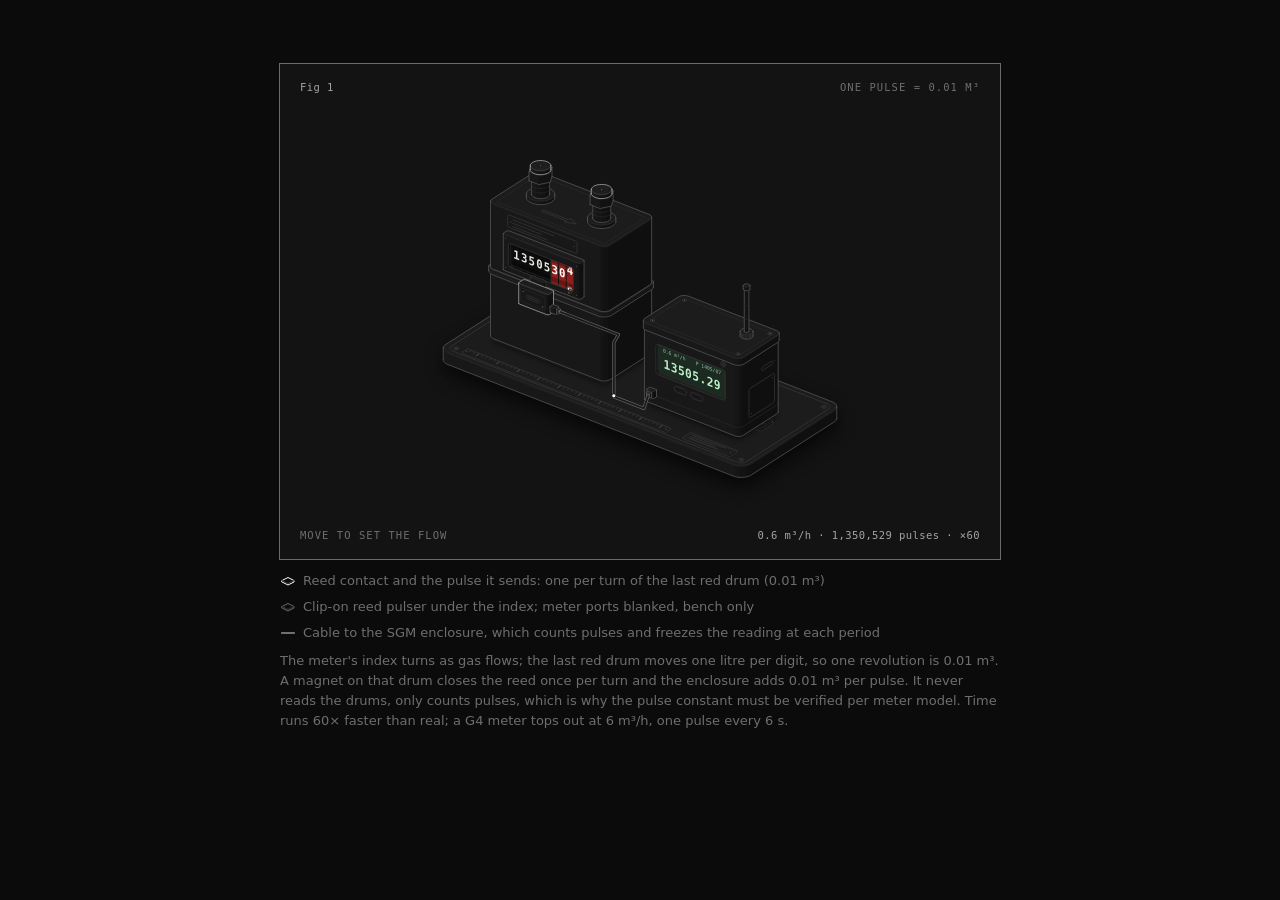
<file: hardware/visualization/anatomy/pulse-anatomy.html>
<!doctype html><html lang="en"><head><meta charset="utf-8"><meta name="viewport" content="width=device-width, initial-scale=1"><title>SGM pulse anatomy</title><style>
.iso{
  --anatomy-page:#0b0b0b;--anatomy-card:#131313;--anatomy-text:#a3a3a3;--anatomy-strong:#e6e6e6;--anatomy-muted:#6e6e6e;
  --anatomy-paper:#131313;--anatomy-face:#1b1b1b;--anatomy-top:#1c1c1c;
  --anatomy-shade-0:#0f0f0f;--anatomy-shade-1:#121212;--anatomy-shade-2:#151515;--anatomy-shade-3:#181818;
  --anatomy-lit-top:#262626;--anatomy-lit-shade:#1d1d1d;
  --anatomy-hi:#d4d4d4;--anatomy-mid:#6a6a6a;--anatomy-lo:#3e3e3e;--anatomy-faint:#2a2a2a;--anatomy-lit:#ffffff;
  --anatomy-halo:#050505;--anatomy-halo-opacity:.9;--anatomy-dot:#e6e6e6;
  --anatomy-red:#ff6b6b;--anatomy-green:#6be0a0;--anatomy-blue:#6b9bff;
  --anatomy-weight:.6px;--anatomy-ease:cubic-bezier(.32,.72,0,1);
  --anatomy-mono:ui-monospace,"SF Mono",Menlo,Consolas,monospace;
  --anatomy-lift:inset 0 1px 0 0 #ffffff0a,inset 0 0 0 1px #ffffff06,0 0 0 1px #00000026,0 1px 1px -.5px #00000014,0 3px 3px -1.5px #00000014,0 6px 6px -3px #00000014,0 12px 12px -6px #00000014;
}
.iso[data-theme="light"]{
  --anatomy-page:#f2f2ef;--anatomy-card:#fbfbfa;--anatomy-text:#57575a;--anatomy-strong:#18181a;--anatomy-muted:#8c8c90;
  --anatomy-paper:#fbfbfa;--anatomy-face:#ffffff;--anatomy-top:#ffffff;
  --anatomy-shade-0:#dcdcd9;--anatomy-shade-1:#e5e5e2;--anatomy-shade-2:#ededea;--anatomy-shade-3:#f4f4f1;
  --anatomy-lit-top:#ffffff;--anatomy-lit-shade:#eeeeeb;
  --anatomy-hi:#26262a;--anatomy-mid:#8a8a8f;--anatomy-lo:#b4b4b8;--anatomy-faint:#d4d4d6;--anatomy-lit:#000000;
  --anatomy-halo:#8a8a80;--anatomy-halo-opacity:.32;--anatomy-dot:#3a3a3e;
  --anatomy-red:#e5484d;--anatomy-green:#30a46c;--anatomy-blue:#3e63dd;
  --anatomy-lift:inset 0 1px 0 0 #ffffff,0 0 0 1px #0000000f,0 1px 1px -.5px #0000000a,0 3px 3px -1.5px #0000000a,0 6px 6px -3px #0000000a,0 12px 12px -6px #0000000a;
}
.iso-svg{display:block;width:100%;height:auto;overflow:visible}
.iso-svg path,.iso-svg circle{vector-effect:non-scaling-stroke}
.iso-fill{fill:var(--anatomy-paper);stroke:none}
.iso-solid[data-lit]>.iso-fill{fill:var(--anatomy-face)}
.iso-shade,.iso-top{stroke:none}
.iso-shade[data-shade="0"]{fill:var(--anatomy-shade-0)}
.iso-shade[data-shade="1"]{fill:var(--anatomy-shade-1)}
.iso-shade[data-shade="2"]{fill:var(--anatomy-shade-2)}
.iso-shade[data-shade="3"]{fill:var(--anatomy-shade-3)}
.iso-top{fill:var(--anatomy-top)}
.iso-solid[data-lit]>.iso-top{fill:var(--anatomy-lit-top)}
.iso-solid[data-lit]>.iso-shade{fill:var(--anatomy-lit-shade)}
.iso-solid[data-seamless]>.iso-shade,.iso-solid[data-seamless]>.iso-top{stroke-width:.4;stroke-linejoin:round}
.iso-solid[data-seamless]>.iso-shade[data-shade="0"]{stroke:var(--anatomy-shade-0)}
.iso-solid[data-seamless]>.iso-shade[data-shade="1"]{stroke:var(--anatomy-shade-1)}
.iso-solid[data-seamless]>.iso-shade[data-shade="2"]{stroke:var(--anatomy-shade-2)}
.iso-solid[data-seamless]>.iso-shade[data-shade="3"]{stroke:var(--anatomy-shade-3)}
.iso-solid[data-seamless]>.iso-top{stroke:var(--anatomy-top)}
.iso-solid[data-seamless][data-lit]>.iso-top{stroke:var(--anatomy-lit-top)}
.iso-solid[data-seamless][data-lit]>.iso-shade{stroke:var(--anatomy-lit-shade)}
.iso-solid[data-lit]>.iso-edge{stroke:var(--anatomy-lit)}
.iso-halo{fill:var(--anatomy-halo);stroke:none;filter:blur(9px);opacity:var(--anatomy-halo-opacity);transform:translateY(3px)}
.iso-line{fill:none;stroke:var(--anatomy-lo);stroke-width:var(--anatomy-weight);stroke-linecap:round;stroke-linejoin:round}
.iso-line[data-tone="hi"]{stroke:var(--anatomy-hi)}
.iso-line[data-tone="mid"]{stroke:var(--anatomy-mid)}
.iso-line[data-tone="lo"]{stroke:var(--anatomy-lo)}
.iso-line[data-tone="faint"]{stroke:var(--anatomy-faint)}
.iso-line[data-tone="lit"]{stroke:var(--anatomy-lit)}
.iso-line[data-tone="red"]{stroke:var(--anatomy-red)}
.iso-line[data-tone="green"]{stroke:var(--anatomy-green)}
.iso-line[data-tone="blue"]{stroke:var(--anatomy-blue)}
.iso-line[data-dotted]{stroke-dasharray:.01 3.5;stroke-width:1}
.iso-line[data-dashed]{stroke-dasharray:3 3}
.iso-line[data-flow]{stroke-dasharray:2 6}
.iso-wire-end{fill:var(--anatomy-paper);stroke:var(--anatomy-lo);stroke-width:var(--anatomy-weight)}
.iso-wire[data-tone="hi"] .iso-wire-end{stroke:var(--anatomy-hi)}
.iso-wire[data-tone="mid"] .iso-wire-end{stroke:var(--anatomy-mid)}
.iso-wire[data-tone="faint"] .iso-wire-end{stroke:var(--anatomy-faint)}
.iso-wire[data-tone="lit"] .iso-wire-end{stroke:var(--anatomy-lit)}
.iso-dots circle{fill:var(--anatomy-dot);stroke:none;opacity:.32}
.iso-dots[data-tone="hi"] circle{opacity:.85}
.iso-dots[data-tone="mid"] circle{opacity:.45}
.iso-dots[data-tone="lo"] circle{opacity:.22}
.iso-dots[data-tone="faint"] circle{opacity:.12}
.iso-face-text{fill:var(--anatomy-mid);font-family:var(--anatomy-mono);letter-spacing:.04em}
.iso-face-text[data-tone="hi"]{fill:var(--anatomy-hi)}
.iso-face-text[data-tone="lo"]{fill:var(--anatomy-lo)}
.iso-face-text[data-tone="faint"]{fill:var(--anatomy-faint)}
.tb-body{fill:var(--anatomy-shade-2);stroke:none}
.tb-shine{fill:var(--anatomy-top);stroke:none}
.tb-shade{fill:var(--anatomy-shade-0);stroke:none}
.tb-ring{fill:none;stroke:var(--anatomy-lo);stroke-width:.45;stroke-linecap:butt;stroke-linejoin:round}
.tb-ring[data-tone="mid"]{stroke:var(--anatomy-mid)}
.tb-ring[data-tone="faint"]{stroke:var(--anatomy-faint)}
.tb-ring[data-tone="hi"]{stroke:var(--anatomy-hi)}
@keyframes iso-flow{to{stroke-dashoffset:-32}}
@keyframes iso-pulse{0%,100%{opacity:.18}12%{opacity:1}40%{opacity:.18}}
.iso-line[data-flow]{animation:iso-flow 1600ms linear infinite}
.iso-dots circle[data-pulse]{animation:iso-pulse 1600ms steps(1,end) infinite;animation-delay:var(--pulse-at,0ms)}
.iso-figure{margin:32px 0 36px}
.iso-plate{position:relative;padding:52px 24px;border-radius:0;background:var(--anatomy-card);box-shadow:0 0 0 1px var(--anatomy-mid);--anatomy-paper:var(--anatomy-card)}
.iso-plate-corners{position:absolute;inset:18px 20px;pointer-events:none}
.iso-plate-corner{position:absolute;color:var(--anatomy-muted);font-family:var(--anatomy-mono);font-size:10.5px;line-height:1;letter-spacing:.04em;white-space:nowrap}
.iso-plate-corner[data-corner="fig"]{top:0;left:0;color:var(--anatomy-text)}
.iso-plate-corner[data-corner="title"]{top:0;right:0;text-transform:uppercase;letter-spacing:.1em}
.iso-plate-corner[data-corner="hint"]{bottom:0;left:0;text-transform:uppercase;letter-spacing:.1em}
.iso-plate-corner[data-corner="readout"]{right:0;bottom:0;color:var(--anatomy-text);font-variant-numeric:tabular-nums}
.iso-plate .iso-svg{margin:0 auto}
.iso-legend{display:grid;gap:8px;margin-top:12px;color:var(--anatomy-muted);font-size:13px;line-height:1.55}
.iso-keys{display:flex;flex-wrap:wrap;gap:6px 18px}
.iso-key{display:inline-flex;align-items:center;gap:7px}
.iso-swatch{width:16px;height:10px;flex:none;overflow:visible}
.iso-swatch path{fill:none;stroke:var(--anatomy-hi);stroke-width:1;vector-effect:non-scaling-stroke;stroke-linejoin:round;stroke-linecap:round}
.iso-swatch[data-mark="raised"] path,.iso-swatch[data-mark="flat"] path{stroke:var(--anatomy-mid)}
.iso-swatch[data-mark="lit"] path{stroke:var(--anatomy-lit)}
.iso-swatch[data-mark="dim"] path{stroke:var(--anatomy-lo)}
.iso-swatch[data-mark="dotted"] path{stroke-dasharray:.01 3;stroke-width:1.4}
.iso-swatch[data-mark="dashed"] path{stroke-dasharray:3 2.5}
.iso-swatch[data-mark="red"] path{stroke:var(--anatomy-red)}
.iso-swatch[data-mark="green"] path{stroke:var(--anatomy-green)}
.iso-swatch[data-mark="blue"] path{stroke:var(--anatomy-blue)}
.iso-swatch-crease{stroke:var(--anatomy-lo)!important}
@media (max-width:560px){.iso-plate{padding:48px 12px 70px}.iso-plate-corner[data-corner="hint"]{bottom:18px}}
@media (prefers-reduced-motion:reduce){.iso-line[data-flow],.iso-dots circle[data-pulse]{animation:none}}

*{box-sizing:border-box}
html{color-scheme:dark}
body[data-theme="light"]{color-scheme:light}
body{margin:0;background:var(--anatomy-page);color:var(--anatomy-text);font:14px/1.6 ui-sans-serif,system-ui,-apple-system,"Segoe UI",sans-serif;-webkit-font-smoothing:antialiased}
.iso-page{width:min(720px,100% - 32px);margin:64px auto 96px}
</style></head><body class="iso" data-theme="dark"><main class="iso-page"><figure class="iso-figure"><div class="iso-plate"><div class="iso-plate-corners" aria-hidden="true"><span class="iso-plate-corner" data-corner="fig">Fig 1</span><span class="iso-plate-corner" data-corner="title">One pulse = 0.01 m³</span><span class="iso-plate-corner" data-corner="hint">Move to set the flow</span><span class="iso-plate-corner" data-corner="readout" data-readout>1.6 m³/h · 1,350,528 pulses · ×60</span></div><style>
.sgm-well{fill:var(--anatomy-shade-0)}
.sgm-lcd-well{fill:var(--sgm-lcd-bg)}
.sgm-drum{fill:var(--sgm-drum)}
.sgm-drum.red{fill:var(--sgm-drum-red)}
.sgm-drum-shade{fill:#000;opacity:.28}
.sgm-digit{fill:var(--sgm-digit);font:600 10.5px var(--anatomy-mono);text-anchor:middle}
.sgm-digit.red{fill:#fff}
.sgm-lcd{fill:var(--sgm-lcd-ink);font:600 11px var(--anatomy-mono);letter-spacing:.04em}
.sgm-lcd-small{fill:var(--sgm-lcd-ink);font:500 4.6px var(--anatomy-mono);opacity:.75}
.sgm-slot{fill:var(--anatomy-shade-0)}
.sgm-reed{fill:var(--anatomy-faint);transition:fill .08s}
.sgm-reed[data-closed]{fill:var(--anatomy-lit)}
.sgm-cable{fill:none;stroke:none}
.sgm-cable-jacket{fill:none;stroke:var(--anatomy-mid);stroke-width:3.2px;stroke-linejoin:round;stroke-linecap:round}
.sgm-cable-core{fill:none;stroke:var(--anatomy-face);stroke-width:1.9px;stroke-linejoin:round;stroke-linecap:round}
.sgm-pulse{fill:var(--anatomy-lit);stroke:var(--anatomy-paper);stroke-width:1px}
.sgm-led{fill:var(--anatomy-faint)}
.sgm-led[data-on]{fill:var(--anatomy-green)}
.iso{--sgm-drum:#0d0d0d;--sgm-drum-red:#8f1f1b;--sgm-digit:#e9e9e4;--sgm-lcd-bg:#1d2a22;--sgm-lcd-ink:#b9f2c9}
.iso[data-theme="light"]{--sgm-drum:#1b1b1d;--sgm-drum-red:#b3302b;--sgm-digit:#f4f4ef;--sgm-lcd-bg:#c9d6c4;--sgm-lcd-ink:#1d2b1f}
</style><div class="iso-stage" tabindex="0" role="slider" aria-label="Gas flow: arrow keys change it in 0.5 m³/h steps" aria-valuemin="0" aria-valuemax="6" aria-valuenow="1.6"><svg xmlns="http://www.w3.org/2000/svg" class="iso-svg" viewBox="0 0 640 372" role="img" aria-label="A G4 diaphragm gas meter body on a bench with its ports blanked, a reed pulser clipped under its index drums, a cable, and the Smart Gas Meter enclosure with a display and antenna. Each turn of the last red drum closes the reed once and sends one pulse to the enclosure."><path class="iso-halo" d="M132.6 226.2L133 225L133.8 223.9L135.1 222.8L213.9 172.4L215.6 171.5L217.6 170.8L219.8 170.3L222.1 170.1L224.5 170.1L226.9 170.3L229.2 170.7L231.2 171.3L502.8 277.4L504.5 278.3L505.9 279.2L506.9 280.3L507.4 281.5L507.4 282.7L507.4 293.4L507 294.6L506.2 295.7L504.9 296.7L426.1 347.2L424.4 348L422.4 348.7L420.2 349.2L417.9 349.5L415.5 349.5L413.1 349.3L410.8 348.9L408.8 348.2L137.2 242.1L135.5 241.3L134.1 240.3L133.1 239.2L132.6 238L132.6 236.8Z"/><g class="iso-solid"><path class="iso-fill" d="M217.6 195.6L217.8 194.6L218.4 193.7L219.4 192.9L220.7 192.2L222.4 191.6L224.2 191.3L226.1 191.2L228 191.3L229.8 191.6L231.5 192.1L232.9 192.8L233.9 193.6L234.6 194.5L234.8 195.5L234.8 197.2L234.6 198.1L234 199L233 199.9L231.6 200.6L230 201.1L228.2 201.4L226.3 201.5L224.3 201.4L222.5 201.1L220.9 200.6L219.5 199.9L218.4 199.1L217.8 198.2L217.6 197.3Z"/><path class="iso-shade" data-shade="0" d="M233 199.9L231.6 200.6L231.6 198.9L233 198.2ZM231.6 200.6L230 201.1L230 199.4L231.6 198.9ZM234.8 197.2L234.6 198.1L234.6 196.4L234.8 195.5ZM234.6 198.1L234 199L234 197.3L234.6 196.4ZM234 199L233 199.9L233 198.2L234 197.3Z"/><path class="iso-shade" data-shade="1" d="M230 201.1L228.2 201.4L228.2 199.7L230 199.4ZM228.2 201.4L226.3 201.5L226.3 199.8L228.2 199.7Z"/><path class="iso-shade" data-shade="2" d="M226.3 201.5L224.3 201.4L224.3 199.7L226.3 199.8ZM224.3 201.4L222.5 201.1L222.5 199.4L224.3 199.7Z"/><path class="iso-shade" data-shade="3" d="M222.5 201.1L220.9 200.6L220.9 198.9L222.5 199.4ZM220.9 200.6L219.5 199.9L219.5 198.2L220.9 198.9ZM219.5 199.9L218.4 199.1L218.4 197.4L219.5 198.2ZM218.4 199.1L217.8 198.2L217.8 196.5L218.4 197.4ZM217.8 198.2L217.6 197.3L217.6 195.6L217.8 196.5Z"/><path class="iso-top" d="M233 198.2L231.6 198.9L230 199.4L228.2 199.7L226.3 199.8L224.3 199.7L222.5 199.4L220.9 198.9L219.5 198.2L218.4 197.4L217.8 196.5L217.6 195.6L217.8 194.6L218.4 193.7L219.4 192.9L220.7 192.2L222.4 191.6L224.2 191.3L226.1 191.2L228 191.3L229.8 191.6L231.5 192.1L232.9 192.8L233.9 193.6L234.6 194.5L234.8 195.5L234.6 196.4L234 197.3Z"/><path class="iso-line iso-crease" data-tone="faint" d="M234.8 195.5L234.6 196.4L234 197.3L233 198.2L231.6 198.9L230 199.4L228.2 199.7L226.3 199.8L224.3 199.7L222.5 199.4L220.9 198.9L219.5 198.2L218.4 197.4L217.8 196.5L217.6 195.6"/><path class="iso-line iso-edge" data-tone="lo" d="M217.6 195.6L217.8 194.6L218.4 193.7L219.4 192.9L220.7 192.2L222.4 191.6L224.2 191.3L226.1 191.2L228 191.3L229.8 191.6L231.5 192.1L232.9 192.8L233.9 193.6L234.6 194.5L234.8 195.5M234.8 197.2L234.6 198.1L234 199L233 199.9L231.6 200.6L230 201.1L228.2 201.4L226.3 201.5L224.3 201.4L222.5 201.1L220.9 200.6L219.5 199.9L218.4 199.1L217.8 198.2L217.6 197.3M217.6 195.6L217.6 197.3M234.8 195.5L234.8 197.2"/></g><g class="iso-solid"><path class="iso-fill" d="M219.5 191.9L219.7 191.2L220.2 190.5L220.9 189.8L222 189.3L223.2 188.9L224.6 188.7L226.1 188.6L227.6 188.6L229 188.9L230.3 189.3L231.3 189.8L232.1 190.4L232.6 191.1L232.8 191.9L232.8 195.5L232.7 196.2L232.2 196.9L231.4 197.6L230.4 198.1L229.1 198.5L227.7 198.7L226.2 198.8L224.8 198.8L223.3 198.5L222.1 198.1L221 197.6L220.2 197L219.7 196.3L219.5 195.5Z"/><path class="iso-shade" data-shade="0" d="M231.4 197.6L230.4 198.1L230.4 194.5L231.4 193.9ZM230.4 198.1L229.1 198.5L229.1 194.9L230.4 194.5ZM232.8 195.5L232.7 196.2L232.7 192.6L232.8 191.9ZM232.7 196.2L232.2 196.9L232.2 193.3L232.7 192.6ZM232.2 196.9L231.4 197.6L231.4 193.9L232.2 193.3Z"/><path class="iso-shade" data-shade="1" d="M229.1 198.5L227.7 198.7L227.7 195.1L229.1 194.9ZM227.7 198.7L226.2 198.8L226.2 195.2L227.7 195.1Z"/><path class="iso-shade" data-shade="2" d="M226.2 198.8L224.8 198.8L224.8 195.1L226.2 195.2ZM224.8 198.8L223.3 198.5L223.3 194.9L224.8 195.1Z"/><path class="iso-shade" data-shade="3" d="M223.3 198.5L222.1 198.1L222.1 194.5L223.3 194.9ZM222.1 198.1L221 197.6L221 194L222.1 194.5ZM221 197.6L220.2 197L220.2 193.4L221 194ZM220.2 197L219.7 196.3L219.7 192.7L220.2 193.4ZM219.7 196.3L219.5 195.5L219.5 191.9L219.7 192.7Z"/><path class="iso-top" d="M231.4 193.9L230.4 194.5L229.1 194.9L227.7 195.1L226.2 195.2L224.8 195.1L223.3 194.9L222.1 194.5L221 194L220.2 193.4L219.7 192.7L219.5 191.9L219.7 191.2L220.2 190.5L220.9 189.8L222 189.3L223.2 188.9L224.6 188.7L226.1 188.6L227.6 188.6L229 188.9L230.3 189.3L231.3 189.8L232.1 190.4L232.6 191.1L232.8 191.9L232.7 192.6L232.2 193.3Z"/><path class="iso-line iso-crease" data-tone="faint" d="M232.8 191.9L232.7 192.6L232.2 193.3L231.4 193.9L230.4 194.5L229.1 194.9L227.7 195.1L226.2 195.2L224.8 195.1L223.3 194.9L222.1 194.5L221 194L220.2 193.4L219.7 192.7L219.5 191.9"/><path class="iso-line iso-edge" data-tone="mid" d="M219.5 191.9L219.7 191.2L220.2 190.5L220.9 189.8L222 189.3L223.2 188.9L224.6 188.7L226.1 188.6L227.6 188.6L229 188.9L230.3 189.3L231.3 189.8L232.1 190.4L232.6 191.1L232.8 191.9M232.8 195.5L232.7 196.2L232.2 196.9L231.4 197.6L230.4 198.1L229.1 198.5L227.7 198.7L226.2 198.8L224.8 198.8L223.3 198.5L222.1 198.1L221 197.6L220.2 197L219.7 196.3L219.5 195.5M219.5 191.9L219.5 195.5M232.8 191.9L232.8 195.5"/></g><g class="iso-solid"><path class="iso-fill" d="M156.9 234.3L157.1 233.4L157.8 232.5L158.8 231.7L160.1 231L161.7 230.4L163.6 230.1L165.5 230L167.4 230.1L169.2 230.4L170.9 230.9L172.2 231.6L173.3 232.4L173.9 233.3L174.2 234.3L174.2 236L174 236.9L173.4 237.8L172.3 238.7L171 239.4L169.4 239.9L167.6 240.2L165.6 240.3L163.7 240.2L161.9 239.9L160.3 239.4L158.9 238.7L157.8 237.9L157.2 237L156.9 236.1Z"/><path class="iso-shade" data-shade="0" d="M172.3 238.7L171 239.4L171 237.6L172.3 237ZM171 239.4L169.4 239.9L169.4 238.2L171 237.6ZM174.2 236L174 236.9L174 235.2L174.2 234.3ZM174 236.9L173.4 237.8L173.4 236.1L174 235.2ZM173.4 237.8L172.3 238.7L172.3 237L173.4 236.1Z"/><path class="iso-shade" data-shade="1" d="M169.4 239.9L167.6 240.2L167.6 238.5L169.4 238.2ZM167.6 240.2L165.6 240.3L165.6 238.6L167.6 238.5Z"/><path class="iso-shade" data-shade="2" d="M165.6 240.3L163.7 240.2L163.7 238.5L165.6 238.6ZM163.7 240.2L161.9 239.9L161.9 238.2L163.7 238.5Z"/><path class="iso-shade" data-shade="3" d="M161.9 239.9L160.3 239.4L160.3 237.7L161.9 238.2ZM160.3 239.4L158.9 238.7L158.9 237L160.3 237.7ZM158.9 238.7L157.8 237.9L157.8 236.2L158.9 237ZM157.8 237.9L157.2 237L157.2 235.3L157.8 236.2ZM157.2 237L156.9 236.1L156.9 234.3L157.2 235.3Z"/><path class="iso-top" d="M172.3 237L171 237.6L169.4 238.2L167.6 238.5L165.6 238.6L163.7 238.5L161.9 238.2L160.3 237.7L158.9 237L157.8 236.2L157.2 235.3L156.9 234.3L157.1 233.4L157.8 232.5L158.8 231.7L160.1 231L161.7 230.4L163.6 230.1L165.5 230L167.4 230.1L169.2 230.4L170.9 230.9L172.2 231.6L173.3 232.4L173.9 233.3L174.2 234.3L174 235.2L173.4 236.1Z"/><path class="iso-line iso-crease" data-tone="faint" d="M174.2 234.3L174 235.2L173.4 236.1L172.3 237L171 237.6L169.4 238.2L167.6 238.5L165.6 238.6L163.7 238.5L161.9 238.2L160.3 237.7L158.9 237L157.8 236.2L157.2 235.3L156.9 234.3"/><path class="iso-line iso-edge" data-tone="lo" d="M156.9 234.3L157.1 233.4L157.8 232.5L158.8 231.7L160.1 231L161.7 230.4L163.6 230.1L165.5 230L167.4 230.1L169.2 230.4L170.9 230.9L172.2 231.6L173.3 232.4L173.9 233.3L174.2 234.3M174.2 236L174 236.9L173.4 237.8L172.3 238.7L171 239.4L169.4 239.9L167.6 240.2L165.6 240.3L163.7 240.2L161.9 239.9L160.3 239.4L158.9 238.7L157.8 237.9L157.2 237L156.9 236.1M156.9 234.3L156.9 236.1M174.2 234.3L174.2 236"/></g><g class="iso-solid"><path class="iso-fill" d="M158.9 230.7L159.1 230L159.5 229.3L160.3 228.6L161.4 228.1L162.6 227.7L164 227.4L165.5 227.4L167 227.4L168.4 227.7L169.6 228.1L170.7 228.6L171.5 229.2L172 229.9L172.2 230.6L172.2 234.3L172 235L171.6 235.7L170.8 236.4L169.7 236.9L168.5 237.3L167.1 237.5L165.6 237.6L164.1 237.6L162.7 237.3L161.5 236.9L160.4 236.4L159.6 235.8L159.1 235.1L158.9 234.3Z"/><path class="iso-shade" data-shade="0" d="M170.8 236.4L169.7 236.9L169.7 233.3L170.8 232.7ZM169.7 236.9L168.5 237.3L168.5 233.7L169.7 233.3ZM172.2 234.3L172 235L172 231.4L172.2 230.6ZM172 235L171.6 235.7L171.6 232.1L172 231.4ZM171.6 235.7L170.8 236.4L170.8 232.7L171.6 232.1Z"/><path class="iso-shade" data-shade="1" d="M168.5 237.3L167.1 237.5L167.1 233.9L168.5 233.7ZM167.1 237.5L165.6 237.6L165.6 234L167.1 233.9Z"/><path class="iso-shade" data-shade="2" d="M165.6 237.6L164.1 237.6L164.1 233.9L165.6 234ZM164.1 237.6L162.7 237.3L162.7 233.7L164.1 233.9Z"/><path class="iso-shade" data-shade="3" d="M162.7 237.3L161.5 236.9L161.5 233.3L162.7 233.7ZM161.5 236.9L160.4 236.4L160.4 232.8L161.5 233.3ZM160.4 236.4L159.6 235.8L159.6 232.2L160.4 232.8ZM159.6 235.8L159.1 235.1L159.1 231.5L159.6 232.2ZM159.1 235.1L158.9 234.3L158.9 230.7L159.1 231.5Z"/><path class="iso-top" d="M170.8 232.7L169.7 233.3L168.5 233.7L167.1 233.9L165.6 234L164.1 233.9L162.7 233.7L161.5 233.3L160.4 232.8L159.6 232.2L159.1 231.5L158.9 230.7L159.1 230L159.5 229.3L160.3 228.6L161.4 228.1L162.6 227.7L164 227.4L165.5 227.4L167 227.4L168.4 227.7L169.6 228.1L170.7 228.6L171.5 229.2L172 229.9L172.2 230.6L172 231.4L171.6 232.1Z"/><path class="iso-line iso-crease" data-tone="faint" d="M172.2 230.6L172 231.4L171.6 232.1L170.8 232.7L169.7 233.3L168.5 233.7L167.1 233.9L165.6 234L164.1 233.9L162.7 233.7L161.5 233.3L160.4 232.8L159.6 232.2L159.1 231.5L158.9 230.7"/><path class="iso-line iso-edge" data-tone="mid" d="M158.9 230.7L159.1 230L159.5 229.3L160.3 228.6L161.4 228.1L162.6 227.7L164 227.4L165.5 227.4L167 227.4L168.4 227.7L169.6 228.1L170.7 228.6L171.5 229.2L172 229.9L172.2 230.6M172.2 234.3L172 235L171.6 235.7L170.8 236.4L169.7 236.9L168.5 237.3L167.1 237.5L165.6 237.6L164.1 237.6L162.7 237.3L161.5 236.9L160.4 236.4L159.6 235.8L159.1 235.1L158.9 234.3M158.9 230.7L158.9 234.3M172.2 230.6L172.2 234.3"/></g><g class="iso-solid"><path class="iso-fill" d="M465.8 292.5L466 291.6L466.6 290.7L467.7 289.8L469 289.2L470.6 288.6L472.4 288.3L474.4 288.2L476.3 288.3L478.1 288.6L479.7 289.1L481.1 289.8L482.2 290.6L482.8 291.5L483.1 292.5L483.1 294.2L482.9 295.1L482.2 296L481.2 296.9L479.9 297.5L478.3 298.1L476.4 298.4L474.5 298.5L472.6 298.4L470.8 298.1L469.1 297.6L467.8 296.9L466.7 296.1L466.1 295.2L465.8 294.2Z"/><path class="iso-shade" data-shade="0" d="M481.2 296.9L479.9 297.5L479.9 295.8L481.2 295.2ZM479.9 297.5L478.3 298.1L478.3 296.4L479.9 295.8ZM483.1 294.2L482.9 295.1L482.9 293.4L483.1 292.5ZM482.9 295.1L482.2 296L482.2 294.3L482.9 293.4ZM482.2 296L481.2 296.9L481.2 295.2L482.2 294.3Z"/><path class="iso-shade" data-shade="1" d="M478.3 298.1L476.4 298.4L476.4 296.7L478.3 296.4ZM476.4 298.4L474.5 298.5L474.5 296.8L476.4 296.7Z"/><path class="iso-shade" data-shade="2" d="M474.5 298.5L472.6 298.4L472.6 296.7L474.5 296.8ZM472.6 298.4L470.8 298.1L470.8 296.4L472.6 296.7Z"/><path class="iso-shade" data-shade="3" d="M470.8 298.1L469.1 297.6L469.1 295.9L470.8 296.4ZM469.1 297.6L467.8 296.9L467.8 295.2L469.1 295.9ZM467.8 296.9L466.7 296.1L466.7 294.4L467.8 295.2ZM466.7 296.1L466.1 295.2L466.1 293.5L466.7 294.4ZM466.1 295.2L465.8 294.2L465.8 292.5L466.1 293.5Z"/><path class="iso-top" d="M481.2 295.2L479.9 295.8L478.3 296.4L476.4 296.7L474.5 296.8L472.6 296.7L470.8 296.4L469.1 295.9L467.8 295.2L466.7 294.4L466.1 293.5L465.8 292.5L466 291.6L466.6 290.7L467.7 289.8L469 289.2L470.6 288.6L472.4 288.3L474.4 288.2L476.3 288.3L478.1 288.6L479.7 289.1L481.1 289.8L482.2 290.6L482.8 291.5L483.1 292.5L482.9 293.4L482.2 294.3Z"/><path class="iso-line iso-crease" data-tone="faint" d="M483.1 292.5L482.9 293.4L482.2 294.3L481.2 295.2L479.9 295.8L478.3 296.4L476.4 296.7L474.5 296.8L472.6 296.7L470.8 296.4L469.1 295.9L467.8 295.2L466.7 294.4L466.1 293.5L465.8 292.5"/><path class="iso-line iso-edge" data-tone="lo" d="M465.8 292.5L466 291.6L466.6 290.7L467.7 289.8L469 289.2L470.6 288.6L472.4 288.3L474.4 288.2L476.3 288.3L478.1 288.6L479.7 289.1L481.1 289.8L482.2 290.6L482.8 291.5L483.1 292.5M483.1 294.2L482.9 295.1L482.2 296L481.2 296.9L479.9 297.5L478.3 298.1L476.4 298.4L474.5 298.5L472.6 298.4L470.8 298.1L469.1 297.6L467.8 296.9L466.7 296.1L466.1 295.2L465.8 294.2M465.8 292.5L465.8 294.2M483.1 292.5L483.1 294.2"/></g><g class="iso-solid"><path class="iso-fill" d="M467.8 288.9L468 288.2L468.4 287.5L469.2 286.8L470.3 286.3L471.5 285.9L472.9 285.6L474.4 285.6L475.9 285.6L477.3 285.9L478.5 286.3L479.6 286.8L480.4 287.4L480.9 288.1L481.1 288.8L481.1 292.5L480.9 293.2L480.5 293.9L479.7 294.5L478.6 295.1L477.4 295.5L476 295.7L474.5 295.8L473 295.7L471.6 295.5L470.4 295.1L469.3 294.6L468.5 294L468 293.3L467.8 292.5Z"/><path class="iso-shade" data-shade="0" d="M479.7 294.5L478.6 295.1L478.6 291.5L479.7 290.9ZM478.6 295.1L477.4 295.5L477.4 291.9L478.6 291.5ZM481.1 292.5L480.9 293.2L480.9 289.6L481.1 288.8ZM480.9 293.2L480.5 293.9L480.5 290.3L480.9 289.6ZM480.5 293.9L479.7 294.5L479.7 290.9L480.5 290.3Z"/><path class="iso-shade" data-shade="1" d="M477.4 295.5L476 295.7L476 292.1L477.4 291.9ZM476 295.7L474.5 295.8L474.5 292.2L476 292.1Z"/><path class="iso-shade" data-shade="2" d="M474.5 295.8L473 295.7L473 292.1L474.5 292.2ZM473 295.7L471.6 295.5L471.6 291.9L473 292.1Z"/><path class="iso-shade" data-shade="3" d="M471.6 295.5L470.4 295.1L470.4 291.5L471.6 291.9ZM470.4 295.1L469.3 294.6L469.3 291L470.4 291.5ZM469.3 294.6L468.5 294L468.5 290.3L469.3 291ZM468.5 294L468 293.3L468 289.6L468.5 290.3ZM468 293.3L467.8 292.5L467.8 288.9L468 289.6Z"/><path class="iso-top" d="M479.7 290.9L478.6 291.5L477.4 291.9L476 292.1L474.5 292.2L473 292.1L471.6 291.9L470.4 291.5L469.3 291L468.5 290.3L468 289.6L467.8 288.9L468 288.2L468.4 287.5L469.2 286.8L470.3 286.3L471.5 285.9L472.9 285.6L474.4 285.6L475.9 285.6L477.3 285.9L478.5 286.3L479.6 286.8L480.4 287.4L480.9 288.1L481.1 288.8L480.9 289.6L480.5 290.3Z"/><path class="iso-line iso-crease" data-tone="faint" d="M481.1 288.8L480.9 289.6L480.5 290.3L479.7 290.9L478.6 291.5L477.4 291.9L476 292.1L474.5 292.2L473 292.1L471.6 291.9L470.4 291.5L469.3 291L468.5 290.3L468 289.6L467.8 288.9"/><path class="iso-line iso-edge" data-tone="mid" d="M467.8 288.9L468 288.2L468.4 287.5L469.2 286.8L470.3 286.3L471.5 285.9L472.9 285.6L474.4 285.6L475.9 285.6L477.3 285.9L478.5 286.3L479.6 286.8L480.4 287.4L480.9 288.1L481.1 288.8M481.1 292.5L480.9 293.2L480.5 293.9L479.7 294.5L478.6 295.1L477.4 295.5L476 295.7L474.5 295.8L473 295.7L471.6 295.5L470.4 295.1L469.3 294.6L468.5 294L468 293.3L467.8 292.5M467.8 288.9L467.8 292.5M481.1 288.8L481.1 292.5"/></g><g class="iso-solid"><path class="iso-fill" d="M405.2 331.3L405.4 330.4L406 329.5L407 328.6L408.4 328L410 327.4L411.8 327.1L413.7 327L415.7 327.1L417.5 327.4L419.1 327.9L420.5 328.6L421.6 329.4L422.2 330.3L422.4 331.2L422.4 333L422.2 333.9L421.6 334.8L420.6 335.6L419.3 336.3L417.6 336.9L415.8 337.2L413.9 337.3L412 337.2L410.2 336.9L408.5 336.4L407.1 335.7L406.1 334.9L405.4 334L405.2 333Z"/><path class="iso-shade" data-shade="0" d="M420.6 335.6L419.3 336.3L419.3 334.6L420.6 333.9ZM419.3 336.3L417.6 336.9L417.6 335.2L419.3 334.6ZM422.4 333L422.2 333.9L422.2 332.2L422.4 331.2ZM422.2 333.9L421.6 334.8L421.6 333.1L422.2 332.2ZM421.6 334.8L420.6 335.6L420.6 333.9L421.6 333.1Z"/><path class="iso-shade" data-shade="1" d="M417.6 336.9L415.8 337.2L415.8 335.5L417.6 335.2ZM415.8 337.2L413.9 337.3L413.9 335.6L415.8 335.5Z"/><path class="iso-shade" data-shade="2" d="M413.9 337.3L412 337.2L412 335.5L413.9 335.6ZM412 337.2L410.2 336.9L410.2 335.2L412 335.5Z"/><path class="iso-shade" data-shade="3" d="M410.2 336.9L408.5 336.4L408.5 334.7L410.2 335.2ZM408.5 336.4L407.1 335.7L407.1 334L408.5 334.7ZM407.1 335.7L406.1 334.9L406.1 333.2L407.1 334ZM406.1 334.9L405.4 334L405.4 332.3L406.1 333.2ZM405.4 334L405.2 333L405.2 331.3L405.4 332.3Z"/><path class="iso-top" d="M420.6 333.9L419.3 334.6L417.6 335.2L415.8 335.5L413.9 335.6L412 335.5L410.2 335.2L408.5 334.7L407.1 334L406.1 333.2L405.4 332.3L405.2 331.3L405.4 330.4L406 329.5L407 328.6L408.4 328L410 327.4L411.8 327.1L413.7 327L415.7 327.1L417.5 327.4L419.1 327.9L420.5 328.6L421.6 329.4L422.2 330.3L422.4 331.2L422.2 332.2L421.6 333.1Z"/><path class="iso-line iso-crease" data-tone="faint" d="M422.4 331.2L422.2 332.2L421.6 333.1L420.6 333.9L419.3 334.6L417.6 335.2L415.8 335.5L413.9 335.6L412 335.5L410.2 335.2L408.5 334.7L407.1 334L406.1 333.2L405.4 332.3L405.2 331.3"/><path class="iso-line iso-edge" data-tone="lo" d="M405.2 331.3L405.4 330.4L406 329.5L407 328.6L408.4 328L410 327.4L411.8 327.1L413.7 327L415.7 327.1L417.5 327.4L419.1 327.9L420.5 328.6L421.6 329.4L422.2 330.3L422.4 331.2M422.4 333L422.2 333.9L421.6 334.8L420.6 335.6L419.3 336.3L417.6 336.9L415.8 337.2L413.9 337.3L412 337.2L410.2 336.9L408.5 336.4L407.1 335.7L406.1 334.9L405.4 334L405.2 333M405.2 331.3L405.2 333M422.4 331.2L422.4 333"/></g><g class="iso-solid"><path class="iso-fill" d="M407.2 327.7L407.3 327L407.8 326.3L408.6 325.6L409.6 325.1L410.9 324.7L412.3 324.4L413.8 324.3L415.2 324.4L416.7 324.7L417.9 325L419 325.6L419.8 326.2L420.3 326.9L420.5 327.6L420.5 331.3L420.3 332L419.8 332.7L419.1 333.3L418 333.9L416.8 334.3L415.4 334.5L413.9 334.6L412.4 334.5L411 334.3L409.7 333.9L408.7 333.4L407.9 332.8L407.4 332.1L407.2 331.3Z"/><path class="iso-shade" data-shade="0" d="M419.1 333.3L418 333.9L418 330.2L419.1 329.7ZM418 333.9L416.8 334.3L416.8 330.6L418 330.2ZM420.5 331.3L420.3 332L420.3 328.4L420.5 327.6ZM420.3 332L419.8 332.7L419.8 329.1L420.3 328.4ZM419.8 332.7L419.1 333.3L419.1 329.7L419.8 329.1Z"/><path class="iso-shade" data-shade="1" d="M416.8 334.3L415.4 334.5L415.4 330.9L416.8 330.6ZM415.4 334.5L413.9 334.6L413.9 331L415.4 330.9Z"/><path class="iso-shade" data-shade="2" d="M413.9 334.6L412.4 334.5L412.4 330.9L413.9 331ZM412.4 334.5L411 334.3L411 330.7L412.4 330.9Z"/><path class="iso-shade" data-shade="3" d="M411 334.3L409.7 333.9L409.7 330.3L411 330.7ZM409.7 333.9L408.7 333.4L408.7 329.8L409.7 330.3ZM408.7 333.4L407.9 332.8L407.9 329.1L408.7 329.8ZM407.9 332.8L407.4 332.1L407.4 328.4L407.9 329.1ZM407.4 332.1L407.2 331.3L407.2 327.7L407.4 328.4Z"/><path class="iso-top" d="M419.1 329.7L418 330.2L416.8 330.6L415.4 330.9L413.9 331L412.4 330.9L411 330.7L409.7 330.3L408.7 329.8L407.9 329.1L407.4 328.4L407.2 327.7L407.3 327L407.8 326.3L408.6 325.6L409.6 325.1L410.9 324.7L412.3 324.4L413.8 324.3L415.2 324.4L416.7 324.7L417.9 325L419 325.6L419.8 326.2L420.3 326.9L420.5 327.6L420.3 328.4L419.8 329.1Z"/><path class="iso-line iso-crease" data-tone="faint" d="M420.5 327.6L420.3 328.4L419.8 329.1L419.1 329.7L418 330.2L416.8 330.6L415.4 330.9L413.9 331L412.4 330.9L411 330.7L409.7 330.3L408.7 329.8L407.9 329.1L407.4 328.4L407.2 327.7"/><path class="iso-line iso-edge" data-tone="mid" d="M407.2 327.7L407.3 327L407.8 326.3L408.6 325.6L409.6 325.1L410.9 324.7L412.3 324.4L413.8 324.3L415.2 324.4L416.7 324.7L417.9 325L419 325.6L419.8 326.2L420.3 326.9L420.5 327.6M420.5 331.3L420.3 332L419.8 332.7L419.1 333.3L418 333.9L416.8 334.3L415.4 334.5L413.9 334.6L412.4 334.5L411 334.3L409.7 333.9L408.7 333.4L407.9 332.8L407.4 332.1L407.2 331.3M407.2 327.7L407.2 331.3M420.5 327.6L420.5 331.3"/></g><g class="iso-solid"><path class="iso-fill" d="M132.6 220.8L133 219.7L133.8 218.5L135.1 217.5L213.9 167.1L215.6 166.2L217.6 165.5L219.8 165L222.1 164.8L224.5 164.7L226.9 164.9L229.2 165.4L231.2 166L502.8 272.1L504.5 272.9L505.9 273.9L506.9 275L507.4 276.2L507.4 277.4L507.4 288.1L507 289.2L506.2 290.4L504.9 291.4L426.1 341.8L424.4 342.7L422.4 343.4L420.2 343.9L417.9 344.1L415.5 344.2L413.1 344L410.8 343.5L408.8 342.9L137.2 236.8L135.5 236L134.1 235L133.1 233.9L132.6 232.7L132.6 231.5Z"/><path class="iso-shade" data-shade="0" d="M507.4 288.1L507 289.2L507 278.6L507.4 277.4ZM507 289.2L506.2 290.4L506.2 279.7L507 278.6ZM506.2 290.4L504.9 291.4L504.9 280.7L506.2 279.7ZM504.9 291.4L426.1 341.8L426.1 331.2L504.9 280.7ZM426.1 341.8L424.4 342.7L424.4 332L426.1 331.2ZM424.4 342.7L422.4 343.4L422.4 332.7L424.4 332Z"/><path class="iso-shade" data-shade="1" d="M422.4 343.4L420.2 343.9L420.2 333.2L422.4 332.7ZM420.2 343.9L417.9 344.1L417.9 333.5L420.2 333.2ZM417.9 344.1L415.5 344.2L415.5 333.5L417.9 333.5Z"/><path class="iso-shade" data-shade="2" d="M415.5 344.2L413.1 344L413.1 333.3L415.5 333.5ZM413.1 344L410.8 343.5L410.8 332.9L413.1 333.3Z"/><path class="iso-shade" data-shade="3" d="M410.8 343.5L408.8 342.9L408.8 332.2L410.8 332.9ZM408.8 342.9L137.2 236.8L137.2 226.1L408.8 332.2ZM137.2 236.8L135.5 236L135.5 225.3L137.2 226.1ZM135.5 236L134.1 235L134.1 224.3L135.5 225.3ZM134.1 235L133.1 233.9L133.1 223.2L134.1 224.3ZM133.1 233.9L132.6 232.7L132.6 222L133.1 223.2ZM132.6 232.7L132.6 231.5L132.6 220.8L132.6 222Z"/><path class="iso-top" d="M502.8 272.1L504.5 272.9L505.9 273.9L506.9 275L507.4 276.2L507.4 277.4L507 278.6L506.2 279.7L504.9 280.7L426.1 331.2L424.4 332L422.4 332.7L420.2 333.2L417.9 333.5L415.5 333.5L413.1 333.3L410.8 332.9L408.8 332.2L137.2 226.1L135.5 225.3L134.1 224.3L133.1 223.2L132.6 222L132.6 220.8L133 219.7L133.8 218.5L135.1 217.5L213.9 167.1L215.6 166.2L217.6 165.5L219.8 165L222.1 164.8L224.5 164.7L226.9 164.9L229.2 165.4L231.2 166Z"/><path class="iso-line iso-crease" data-tone="faint" d="M507.4 277.4L507 278.6L506.2 279.7L504.9 280.7L426.1 331.2L424.4 332L422.4 332.7L420.2 333.2L417.9 333.5L415.5 333.5L413.1 333.3L410.8 332.9L408.8 332.2L137.2 226.1L135.5 225.3L134.1 224.3L133.1 223.2L132.6 222L132.6 220.8"/><path class="iso-line iso-bevel" data-tone="faint" d="M507.4 277.4L505.1 278.3L504.4 279.3L503.3 280.2L424.6 330.5L423.1 331.3L421.5 331.9L419.6 332.3L417.6 332.5L415.6 332.5L413.6 332.4L411.7 332L409.9 331.4L138.5 225.4L137 224.7L135.8 223.8L135 222.9L134.6 221.9L132.6 220.8"/><path class="iso-line iso-edge" data-tone="mid" d="M132.6 220.8L133 219.7L133.8 218.5L135.1 217.5L213.9 167.1L215.6 166.2L217.6 165.5L219.8 165L222.1 164.8L224.5 164.7L226.9 164.9L229.2 165.4L231.2 166L502.8 272.1L504.5 272.9L505.9 273.9L506.9 275L507.4 276.2L507.4 277.4M507.4 288.1L507 289.2L506.2 290.4L504.9 291.4L426.1 341.8L424.4 342.7L422.4 343.4L420.2 343.9L417.9 344.1L415.5 344.2L413.1 344L410.8 343.5L408.8 342.9L137.2 236.8L135.5 236L134.1 235L133.1 233.9L132.6 232.7L132.6 231.5M507.4 277.4L507.4 288.1M132.6 220.8L132.6 231.5"/></g><path class="iso-line" data-tone="lo" d="M499 274.5L499.8 274.9L500.5 275.4L501 276L501.3 276.6L501.3 277.2L501.1 277.8L500.7 278.3L500 278.8L421.2 329.3L420.4 329.7L419.4 330.1L418.3 330.3L417.1 330.4L415.9 330.4L414.7 330.3L413.6 330.1L412.6 329.8L141 223.7L140.2 223.3L139.5 222.8L139 222.3L138.7 221.7L138.7 221.1L138.9 220.5L139.3 219.9L140 219.4L218.8 169L219.6 168.5L220.6 168.2L221.7 167.9L222.9 167.8L224.1 167.8L225.3 167.9L226.4 168.1L227.4 168.4Z"/><path class="iso-line" data-tone="lo" d="M225.8 171.7L225 172L224 172.2L222.9 172.2L222 171.9L221.3 171.5L220.9 171L221 170.5L221.5 170L222.3 169.7L223.3 169.5L224.3 169.6L225.3 169.8L226 170.2L226.3 170.7L226.2 171.2ZM497.3 277.8L496.5 278.1L495.5 278.3L494.5 278.2L493.5 278L492.8 277.6L492.5 277.1L492.6 276.6L493 276.1L493.8 275.8L494.8 275.6L495.9 275.6L496.8 275.9L497.5 276.3L497.9 276.8L497.8 277.3ZM147 222.1L146.2 222.5L145.2 222.6L144.1 222.6L143.2 222.4L142.5 222L142.1 221.5L142.2 220.9L142.7 220.5L143.5 220.1L144.5 220L145.5 220L146.5 220.2L147.2 220.6L147.5 221.1L147.4 221.7ZM418.5 328.2L417.7 328.6L416.7 328.7L415.7 328.7L414.7 328.4L414 328L413.7 327.5L413.8 327L414.2 326.5L415 326.2L416 326L417.1 326.1L418 326.3L418.7 326.7L419.1 327.2L419 327.7Z"/><g class="iso-dots" data-tone="mid"><circle cx="223.6" cy="170.9" r="0.5"/><circle cx="495.2" cy="276.9" r="0.5"/><circle cx="144.8" cy="221.3" r="0.5"/><circle cx="416.4" cy="327.4" r="0.5"/></g><g class="iso-solid"><path class="iso-fill" d="M150.8 224.9L151.1 224.7L154.9 222.2L155.4 222L156 222L156.6 222.1L348.6 297.1L349 297.4L349.1 297.7L349.1 298.3L348.8 298.6L345 301.1L344.5 301.3L343.9 301.3L343.3 301.2L151.3 226.2L150.9 225.9L150.8 225.6Z"/><path class="iso-shade" data-shade="0" d="M349.1 298.3L348.8 298.6L348.8 298L349.1 297.7ZM348.8 298.6L345 301.1L345 300.4L348.8 298ZM345 301.1L344.5 301.3L344.5 300.6L345 300.4Z"/><path class="iso-shade" data-shade="1" d="M344.5 301.3L343.9 301.3L343.9 300.7L344.5 300.6Z"/><path class="iso-shade" data-shade="2" d="M343.9 301.3L343.3 301.2L343.3 300.5L343.9 300.7Z"/><path class="iso-shade" data-shade="3" d="M343.3 301.2L151.3 226.2L151.3 225.5L343.3 300.5ZM151.3 226.2L150.9 225.9L150.9 225.3L151.3 225.5ZM150.9 225.9L150.8 225.6L150.8 224.9L150.9 225.3Z"/><path class="iso-top" d="M348.6 297.1L349 297.4L349.1 297.7L348.8 298L345 300.4L344.5 300.6L343.9 300.7L343.3 300.5L151.3 225.5L150.9 225.3L150.8 224.9L151.1 224.7L154.9 222.2L155.4 222L156 222L156.6 222.1Z"/><path class="iso-line iso-edge" data-tone="lo" d="M150.8 224.9L151.1 224.7L154.9 222.2L155.4 222L156 222L156.6 222.1L348.6 297.1L349 297.4L349.1 297.7M349.1 298.3L348.8 298.6L345 301.1L344.5 301.3L343.9 301.3L343.3 301.2L151.3 226.2L150.9 225.9L150.8 225.6M349.1 297.7L349.1 298.3M150.8 224.9L150.8 225.6"/></g><path class="iso-line" data-tone="lo" d="M158.9 223.7L157.4 224.6M162.8 225.2L161.3 226.1M170.5 228.2L169 229.2M174.4 229.7L172.9 230.7M178.3 231.2L176.8 232.2M182.2 232.7L180.6 233.7M189.9 235.8L188.4 236.7M193.8 237.3L192.3 238.3M197.7 238.8L196.2 239.8M201.6 240.3L200 241.3M209.3 243.4L207.8 244.3M213.2 244.9L211.7 245.8M217.1 246.4L215.6 247.4M221 247.9L219.4 248.9M228.7 250.9L227.2 251.9M232.6 252.4L231.1 253.4M236.5 254L235 254.9M240.4 255.5L238.8 256.4M248.1 258.5L246.6 259.5M252 260L250.5 261M255.9 261.5L254.4 262.5M259.7 263.1L258.2 264M267.5 266.1L266 267.1M271.4 267.6L269.9 268.6M275.3 269.1L273.7 270.1M279.1 270.6L277.6 271.6M286.9 273.7L285.4 274.6M290.8 275.2L289.3 276.1M294.7 276.7L293.1 277.7M298.5 278.2L297 279.2M306.3 281.2L304.8 282.2M310.2 282.8L308.7 283.7M314.1 284.3L312.5 285.2M317.9 285.8L316.4 286.8M325.7 288.8L324.2 289.8M329.6 290.3L328.1 291.3M333.5 291.8L331.9 292.8M337.3 293.4L335.8 294.3M345.1 296.4L343.6 297.4"/><path class="iso-line" data-tone="mid" d="M166.6 226.7L163.9 228.4M186 234.3L183.3 236M205.4 241.8L202.7 243.6M224.8 249.4L222.1 251.2M244.2 257L241.5 258.7M263.6 264.6L260.9 266.3M283 272.1L280.3 273.9M302.4 279.7L299.7 281.5M321.8 287.3L319.1 289M341.2 294.9L338.5 296.6"/><g class="iso-dots" data-tone="mid"><circle cx="154.9" cy="224.2" r="0.45"/><circle cx="345" cy="298.5" r="0.45"/></g><g class="iso-solid"><path class="iso-fill" d="M361.2 306L361.5 305.7L367.2 302L367.8 301.8L368.6 301.7L369.3 301.9L411.6 318.4L412 318.7L412.1 319.1L412.1 319.9L411.8 320.3L406.1 324L405.5 324.2L404.7 324.3L404 324.1L361.7 307.6L361.3 307.3L361.2 306.9Z"/><path class="iso-shade" data-shade="0" d="M412.1 319.9L411.8 320.3L411.8 319.4L412.1 319.1ZM411.8 320.3L406.1 324L406.1 323.1L411.8 319.4ZM406.1 324L405.5 324.2L405.5 323.4L406.1 323.1Z"/><path class="iso-shade" data-shade="1" d="M405.5 324.2L404.7 324.3L404.7 323.4L405.5 323.4Z"/><path class="iso-shade" data-shade="2" d="M404.7 324.3L404 324.1L404 323.2L404.7 323.4Z"/><path class="iso-shade" data-shade="3" d="M404 324.1L361.7 307.6L361.7 306.7L404 323.2ZM361.7 307.6L361.3 307.3L361.3 306.4L361.7 306.7ZM361.3 307.3L361.2 306.9L361.2 306L361.3 306.4Z"/><path class="iso-top" d="M411.6 318.4L412 318.7L412.1 319.1L411.8 319.4L406.1 323.1L405.5 323.4L404.7 323.4L404 323.2L361.7 306.7L361.3 306.4L361.2 306L361.5 305.7L367.2 302L367.8 301.8L368.6 301.7L369.3 301.9Z"/><path class="iso-line iso-edge" data-tone="lo" d="M361.2 306L361.5 305.7L367.2 302L367.8 301.8L368.6 301.7L369.3 301.9L411.6 318.4L412 318.7L412.1 319.1M412.1 319.9L411.8 320.3L406.1 324L405.5 324.2L404.7 324.3L404 324.1L361.7 307.6L361.3 307.3L361.2 306.9M412.1 319.1L412.1 319.9M361.2 306L361.2 306.9"/></g><path class="iso-line" data-tone="faint" d="M410 319L404.8 322.3L363.3 306.1L368.5 302.8Z"/><path class="iso-line" data-tone="lo" data-free="" d="M370 304.2L401.1 316.3M368.2 305.4L391.5 314.5M366.4 306.5L393.6 317.1"/><g class="iso-dots" data-tone="mid"><circle cx="406" cy="320.1" r="0.45"/></g><g class="iso-solid"><path class="iso-fill" d="M218.5 186L218.8 185.7L221.6 183.9L222.2 183.7L222.9 183.6L223.6 183.8L326.1 223.8L326.5 224.1L326.6 224.5L326.6 228.7L326.3 229.1L323.6 230.8L323 231.1L322.2 231.1L321.5 231L219.1 191L218.6 190.7L218.5 190.3Z"/><path class="iso-shade" data-shade="0" d="M326.6 228.7L326.3 229.1L326.3 224.8L326.6 224.5ZM326.3 229.1L323.6 230.8L323.6 226.6L326.3 224.8ZM323.6 230.8L323 231.1L323 226.8L323.6 226.6Z"/><path class="iso-shade" data-shade="1" d="M323 231.1L322.2 231.1L322.2 226.9L323 226.8Z"/><path class="iso-shade" data-shade="2" d="M322.2 231.1L321.5 231L321.5 226.7L322.2 226.9Z"/><path class="iso-shade" data-shade="3" d="M321.5 231L219.1 191L219.1 186.7L321.5 226.7ZM219.1 191L218.6 190.7L218.6 186.4L219.1 186.7ZM218.6 190.7L218.5 190.3L218.5 186L218.6 186.4Z"/><path class="iso-top" d="M326.1 223.8L326.5 224.1L326.6 224.5L326.3 224.8L323.6 226.6L323 226.8L322.2 226.9L321.5 226.7L219.1 186.7L218.6 186.4L218.5 186L218.8 185.7L221.6 183.9L222.2 183.7L222.9 183.6L223.6 183.8Z"/><path class="iso-line iso-crease" data-tone="faint" d="M326.6 224.5L326.3 224.8L323.6 226.6L323 226.8L322.2 226.9L321.5 226.7L219.1 186.7L218.6 186.4L218.5 186"/><path class="iso-line iso-bevel" data-tone="faint" d="M326.6 224.5L325.9 224.7L323.2 226.4L322.8 226.6L322.3 226.6L321.8 226.5L219.4 186.5L219.1 186.3L218.5 186"/><path class="iso-line iso-edge" data-tone="lo" d="M218.5 186L218.8 185.7L221.6 183.9L222.2 183.7L222.9 183.6L223.6 183.8L326.1 223.8L326.5 224.1L326.6 224.5M326.6 228.7L326.3 229.1L323.6 230.8L323 231.1L322.2 231.1L321.5 231L219.1 191L218.6 190.7L218.5 190.3M326.6 224.5L326.6 228.7M218.5 186L218.5 190.3"/></g><g class="iso-solid"><path class="iso-fill" d="M182.2 209.3L182.5 208.9L185.2 207.2L185.8 207L186.6 206.9L187.3 207.1L289.7 247.1L290.1 247.4L290.2 247.8L290.2 252L289.9 252.4L287.2 254.1L286.6 254.3L285.8 254.4L285.1 254.2L182.7 214.2L182.3 213.9L182.2 213.5Z"/><path class="iso-shade" data-shade="0" d="M290.2 252L289.9 252.4L289.9 248.1L290.2 247.8ZM289.9 252.4L287.2 254.1L287.2 249.9L289.9 248.1ZM287.2 254.1L286.6 254.3L286.6 250.1L287.2 249.9Z"/><path class="iso-shade" data-shade="1" d="M286.6 254.3L285.8 254.4L285.8 250.1L286.6 250.1Z"/><path class="iso-shade" data-shade="2" d="M285.8 254.4L285.1 254.2L285.1 250L285.8 250.1Z"/><path class="iso-shade" data-shade="3" d="M285.1 254.2L182.7 214.2L182.7 210L285.1 250ZM182.7 214.2L182.3 213.9L182.3 209.7L182.7 210ZM182.3 213.9L182.2 213.5L182.2 209.3L182.3 209.7Z"/><path class="iso-top" d="M289.7 247.1L290.1 247.4L290.2 247.8L289.9 248.1L287.2 249.9L286.6 250.1L285.8 250.1L285.1 250L182.7 210L182.3 209.7L182.2 209.3L182.5 208.9L185.2 207.2L185.8 207L186.6 206.9L187.3 207.1Z"/><path class="iso-line iso-crease" data-tone="faint" d="M290.2 247.8L289.9 248.1L287.2 249.9L286.6 250.1L285.8 250.1L285.1 250L182.7 210L182.3 209.7L182.2 209.3"/><path class="iso-line iso-bevel" data-tone="faint" d="M290.2 247.8L289.5 248L286.9 249.7L286.4 249.9L285.9 249.9L285.4 249.8L183.1 209.8L182.7 209.6L182.2 209.3"/><path class="iso-line iso-edge" data-tone="lo" d="M182.2 209.3L182.5 208.9L185.2 207.2L185.8 207L186.6 206.9L187.3 207.1L289.7 247.1L290.1 247.4L290.2 247.8M290.2 252L289.9 252.4L287.2 254.1L286.6 254.3L285.8 254.4L285.1 254.2L182.7 214.2L182.3 213.9L182.2 213.5M290.2 247.8L290.2 252M182.2 209.3L182.2 213.5"/></g><path class="iso-halo" d="M180.1 209L180.3 208.5L180.6 208.1L181.1 207.7L219 183.4L219.7 183.1L220.5 182.8L221.4 182.6L222.3 182.5L223.3 182.5L224.2 182.6L225.1 182.8L225.9 183L326.8 222.4L327.5 222.7L328 223.1L328.4 223.6L328.6 224.1L328.7 224.5L328.7 224.6L328.5 225.1L328.2 225.6L327.6 226L289.8 250.2L289.1 250.6L288.3 250.8L287.4 251L286.5 251.1L285.5 251.2L284.6 251.1L283.7 250.9L282.8 250.6L182 211.2L181.3 210.9L180.7 210.5L180.3 210.1L180.1 209.6L180.1 209.1Z" style="filter:blur(3px)"/><g class="iso-solid"><path class="iso-fill" d="M177.6 147.2L177.9 146.5L178.4 145.8L179.2 145.2L217.1 121L218.1 120.4L219.3 120L220.6 119.7L222 119.6L223.4 119.6L224.9 119.7L226.2 119.9L227.4 120.3L328.3 159.7L329.4 160.2L330.2 160.8L330.8 161.5L331.1 162.2L331.1 162.9L331.1 224.7L330.9 225.4L330.4 226.1L329.6 226.7L291.7 251L290.7 251.5L289.5 251.9L288.2 252.2L286.8 252.4L285.3 252.4L283.9 252.3L282.5 252L281.3 251.6L180.5 212.2L179.4 211.7L178.6 211.1L178 210.5L177.7 209.8L177.6 209Z"/><path class="iso-shade" data-shade="0" d="M331.1 224.7L330.9 225.4L330.9 163.6L331.1 162.9ZM330.9 225.4L330.4 226.1L330.4 164.3L330.9 163.6ZM330.4 226.1L329.6 226.7L329.6 164.9L330.4 164.3ZM329.6 226.7L291.7 251L291.7 189.2L329.6 164.9ZM291.7 251L290.7 251.5L290.7 189.7L291.7 189.2ZM290.7 251.5L289.5 251.9L289.5 190.1L290.7 189.7Z"/><path class="iso-shade" data-shade="1" d="M289.5 251.9L288.2 252.2L288.2 190.4L289.5 190.1ZM288.2 252.2L286.8 252.4L286.8 190.6L288.2 190.4ZM286.8 252.4L285.3 252.4L285.3 190.6L286.8 190.6Z"/><path class="iso-shade" data-shade="2" d="M285.3 252.4L283.9 252.3L283.9 190.4L285.3 190.6ZM283.9 252.3L282.5 252L282.5 190.2L283.9 190.4Z"/><path class="iso-shade" data-shade="3" d="M282.5 252L281.3 251.6L281.3 189.8L282.5 190.2ZM281.3 251.6L180.5 212.2L180.5 150.4L281.3 189.8ZM180.5 212.2L179.4 211.7L179.4 149.9L180.5 150.4ZM179.4 211.7L178.6 211.1L178.6 149.3L179.4 149.9ZM178.6 211.1L178 210.5L178 148.6L178.6 149.3ZM178 210.5L177.7 209.8L177.7 147.9L178 148.6ZM177.7 209.8L177.6 209L177.6 147.2L177.7 147.9Z"/><path class="iso-top" d="M328.3 159.7L329.4 160.2L330.2 160.8L330.8 161.5L331.1 162.2L331.1 162.9L330.9 163.6L330.4 164.3L329.6 164.9L291.7 189.2L290.7 189.7L289.5 190.1L288.2 190.4L286.8 190.6L285.3 190.6L283.9 190.4L282.5 190.2L281.3 189.8L180.5 150.4L179.4 149.9L178.6 149.3L178 148.6L177.7 147.9L177.6 147.2L177.9 146.5L178.4 145.8L179.2 145.2L217.1 121L218.1 120.4L219.3 120L220.6 119.7L222 119.6L223.4 119.6L224.9 119.7L226.2 119.9L227.4 120.3Z"/><path class="iso-line iso-crease" data-tone="faint" d="M331.1 162.9L330.9 163.6L330.4 164.3L329.6 164.9L291.7 189.2L290.7 189.7L289.5 190.1L288.2 190.4L286.8 190.6L285.3 190.6L283.9 190.4L282.5 190.2L281.3 189.8L180.5 150.4L179.4 149.9L178.6 149.3L178 148.6L177.7 147.9L177.6 147.2"/><path class="iso-line iso-bevel" data-tone="faint" d="M331.1 162.9L329.7 163.5L329.3 164L328.6 164.6L290.8 188.8L289.9 189.2L288.9 189.6L287.8 189.8L286.6 189.9L285.4 190L284.2 189.9L283.1 189.6L282 189.3L181.3 149.9L180.4 149.5L179.7 149L179.2 148.4L178.9 147.9L177.6 147.2"/><path class="iso-line iso-edge" data-tone="mid" d="M177.6 147.2L177.9 146.5L178.4 145.8L179.2 145.2L217.1 121L218.1 120.4L219.3 120L220.6 119.7L222 119.6L223.4 119.6L224.9 119.7L226.2 119.9L227.4 120.3L328.3 159.7L329.4 160.2L330.2 160.8L330.8 161.5L331.1 162.2L331.1 162.9M331.1 224.7L330.9 225.4L330.4 226.1L329.6 226.7L291.7 251L290.7 251.5L289.5 251.9L288.2 252.2L286.8 252.4L285.3 252.4L283.9 252.3L282.5 252L281.3 251.6L180.5 212.2L179.4 211.7L178.6 211.1L178 210.5L177.7 209.8L177.6 209M331.1 162.9L331.1 224.7M177.6 147.2L177.6 209"/></g><g class="iso-solid"><path class="iso-fill" d="M175.9 142.9L176.2 142L176.9 141.2L177.8 140.4L215.7 116.2L217 115.5L218.4 115L220 114.7L221.8 114.5L223.6 114.4L225.3 114.6L227 114.9L228.5 115.4L329.4 154.8L330.7 155.4L331.7 156.1L332.4 157L332.8 157.8L332.8 158.7L332.8 163L332.5 163.9L331.9 164.7L330.9 165.4L293.1 189.7L291.8 190.3L290.4 190.8L288.7 191.2L287 191.4L285.2 191.4L283.4 191.3L281.8 191L280.3 190.5L179.4 151.1L178.1 150.5L177.1 149.7L176.4 148.9L176 148L175.9 147.1Z"/><path class="iso-shade" data-shade="0" d="M332.8 163L332.5 163.9L332.5 159.6L332.8 158.7ZM332.5 163.9L331.9 164.7L331.9 160.4L332.5 159.6ZM331.9 164.7L330.9 165.4L330.9 161.2L331.9 160.4ZM330.9 165.4L293.1 189.7L293.1 185.4L330.9 161.2ZM293.1 189.7L291.8 190.3L291.8 186.1L293.1 185.4ZM291.8 190.3L290.4 190.8L290.4 186.6L291.8 186.1Z"/><path class="iso-shade" data-shade="1" d="M290.4 190.8L288.7 191.2L288.7 186.9L290.4 186.6ZM288.7 191.2L287 191.4L287 187.1L288.7 186.9ZM287 191.4L285.2 191.4L285.2 187.2L287 187.1Z"/><path class="iso-shade" data-shade="2" d="M285.2 191.4L283.4 191.3L283.4 187L285.2 187.2ZM283.4 191.3L281.8 191L281.8 186.7L283.4 187Z"/><path class="iso-shade" data-shade="3" d="M281.8 191L280.3 190.5L280.3 186.2L281.8 186.7ZM280.3 190.5L179.4 151.1L179.4 146.8L280.3 186.2ZM179.4 151.1L178.1 150.5L178.1 146.2L179.4 146.8ZM178.1 150.5L177.1 149.7L177.1 145.5L178.1 146.2ZM177.1 149.7L176.4 148.9L176.4 144.6L177.1 145.5ZM176.4 148.9L176 148L176 143.8L176.4 144.6ZM176 148L175.9 147.1L175.9 142.9L176 143.8Z"/><path class="iso-top" d="M329.4 154.8L330.7 155.4L331.7 156.1L332.4 157L332.8 157.8L332.8 158.7L332.5 159.6L331.9 160.4L330.9 161.2L293.1 185.4L291.8 186.1L290.4 186.6L288.7 186.9L287 187.1L285.2 187.2L283.4 187L281.8 186.7L280.3 186.2L179.4 146.8L178.1 146.2L177.1 145.5L176.4 144.6L176 143.8L175.9 142.9L176.2 142L176.9 141.2L177.8 140.4L215.7 116.2L217 115.5L218.4 115L220 114.7L221.8 114.5L223.6 114.4L225.3 114.6L227 114.9L228.5 115.4Z"/><path class="iso-line iso-crease" data-tone="faint" d="M332.8 158.7L332.5 159.6L331.9 160.4L330.9 161.2L293.1 185.4L291.8 186.1L290.4 186.6L288.7 186.9L287 187.1L285.2 187.2L283.4 187L281.8 186.7L280.3 186.2L179.4 146.8L178.1 146.2L177.1 145.5L176.4 144.6L176 143.8L175.9 142.9"/><path class="iso-line iso-bevel" data-tone="faint" d="M332.8 158.7L331.8 159.5L331.2 160.3L330.3 161L292.5 185.2L291.3 185.8L290 186.3L288.5 186.6L286.9 186.8L285.3 186.8L283.6 186.7L282.1 186.4L280.7 185.9L179.9 146.5L178.7 146L177.7 145.3L177.1 144.5L176.7 143.7L175.9 142.9"/><path class="iso-line" data-tone="faint" d="M332.8 160.8L332.5 161.7L331.9 162.6L330.9 163.3L293.1 187.6L291.8 188.2L290.4 188.7L288.7 189.1L287 189.3L285.2 189.3L283.4 189.1L281.8 188.8L280.3 188.3L179.4 148.9L178.1 148.3L177.1 147.6L176.4 146.8L176 145.9L175.9 145"/><path class="iso-line iso-edge" data-tone="mid" d="M175.9 142.9L176.2 142L176.9 141.2L177.8 140.4L215.7 116.2L217 115.5L218.4 115L220 114.7L221.8 114.5L223.6 114.4L225.3 114.6L227 114.9L228.5 115.4L329.4 154.8L330.7 155.4L331.7 156.1L332.4 157L332.8 157.8L332.8 158.7M332.8 163L332.5 163.9L331.9 164.7L330.9 165.4L293.1 189.7L291.8 190.3L290.4 190.8L288.7 191.2L287 191.4L285.2 191.4L283.4 191.3L281.8 191L280.3 190.5L179.4 151.1L178.1 150.5L177.1 149.7L176.4 148.9L176 148L175.9 147.1M332.8 158.7L332.8 163M175.9 142.9L175.9 147.1"/></g><g class="iso-solid"><path class="iso-fill" d="M177.6 81.1L177.9 80.4L178.4 79.7L179.2 79.1L217.1 54.9L218.1 54.4L219.3 53.9L220.6 53.7L222 53.5L223.4 53.5L224.9 53.6L226.2 53.9L227.4 54.2L328.3 93.6L329.4 94.1L330.2 94.7L330.8 95.4L331.1 96.1L331.1 96.8L331.1 158.7L330.9 159.4L330.4 160L329.6 160.7L291.7 184.9L290.7 185.4L289.5 185.8L288.2 186.1L286.8 186.3L285.3 186.3L283.9 186.2L282.5 185.9L281.3 185.5L180.5 146.1L179.4 145.6L178.6 145L178 144.4L177.7 143.7L177.6 142.9Z"/><path class="iso-shade" data-shade="0" d="M331.1 158.7L330.9 159.4L330.9 97.5L331.1 96.8ZM330.9 159.4L330.4 160L330.4 98.2L330.9 97.5ZM330.4 160L329.6 160.7L329.6 98.8L330.4 98.2ZM329.6 160.7L291.7 184.9L291.7 123.1L329.6 98.8ZM291.7 184.9L290.7 185.4L290.7 123.6L291.7 123.1ZM290.7 185.4L289.5 185.8L289.5 124L290.7 123.6Z"/><path class="iso-shade" data-shade="1" d="M289.5 185.8L288.2 186.1L288.2 124.3L289.5 124ZM288.2 186.1L286.8 186.3L286.8 124.5L288.2 124.3ZM286.8 186.3L285.3 186.3L285.3 124.5L286.8 124.5Z"/><path class="iso-shade" data-shade="2" d="M285.3 186.3L283.9 186.2L283.9 124.4L285.3 124.5ZM283.9 186.2L282.5 185.9L282.5 124.1L283.9 124.4Z"/><path class="iso-shade" data-shade="3" d="M282.5 185.9L281.3 185.5L281.3 123.7L282.5 124.1ZM281.3 185.5L180.5 146.1L180.5 84.3L281.3 123.7ZM180.5 146.1L179.4 145.6L179.4 83.8L180.5 84.3ZM179.4 145.6L178.6 145L178.6 83.2L179.4 83.8ZM178.6 145L178 144.4L178 82.6L178.6 83.2ZM178 144.4L177.7 143.7L177.7 81.9L178 82.6ZM177.7 143.7L177.6 142.9L177.6 81.1L177.7 81.9Z"/><path class="iso-top" d="M328.3 93.6L329.4 94.1L330.2 94.7L330.8 95.4L331.1 96.1L331.1 96.8L330.9 97.5L330.4 98.2L329.6 98.8L291.7 123.1L290.7 123.6L289.5 124L288.2 124.3L286.8 124.5L285.3 124.5L283.9 124.4L282.5 124.1L281.3 123.7L180.5 84.3L179.4 83.8L178.6 83.2L178 82.6L177.7 81.9L177.6 81.1L177.9 80.4L178.4 79.7L179.2 79.1L217.1 54.9L218.1 54.4L219.3 53.9L220.6 53.7L222 53.5L223.4 53.5L224.9 53.6L226.2 53.9L227.4 54.2Z"/><path class="iso-line iso-crease" data-tone="faint" d="M331.1 96.8L330.9 97.5L330.4 98.2L329.6 98.8L291.7 123.1L290.7 123.6L289.5 124L288.2 124.3L286.8 124.5L285.3 124.5L283.9 124.4L282.5 124.1L281.3 123.7L180.5 84.3L179.4 83.8L178.6 83.2L178 82.6L177.7 81.9L177.6 81.1"/><path class="iso-line iso-bevel" data-tone="faint" d="M331.1 96.8L329.2 97.3L328.8 97.8L328.2 98.3L290.4 122.5L289.6 122.9L288.7 123.3L287.6 123.5L286.6 123.6L285.5 123.6L284.4 123.5L283.3 123.3L282.3 123L181.6 83.7L180.7 83.3L180.1 82.8L179.6 82.3L179.4 81.7L177.6 81.1"/><path class="iso-line iso-edge" data-tone="mid" d="M177.6 81.1L177.9 80.4L178.4 79.7L179.2 79.1L217.1 54.9L218.1 54.4L219.3 53.9L220.6 53.7L222 53.5L223.4 53.5L224.9 53.6L226.2 53.9L227.4 54.2L328.3 93.6L329.4 94.1L330.2 94.7L330.8 95.4L331.1 96.1L331.1 96.8M331.1 158.7L330.9 159.4L330.4 160L329.6 160.7L291.7 184.9L290.7 185.4L289.5 185.8L288.2 186.1L286.8 186.3L285.3 186.3L283.9 186.2L282.5 185.9L281.3 185.5L180.5 146.1L179.4 145.6L178.6 145L178 144.4L177.7 143.7L177.6 142.9M331.1 96.8L331.1 158.7M177.6 81.1L177.6 142.9"/></g><path class="iso-line" data-tone="faint" d="M324.5 96.1L324.7 96.2L324.8 96.3L324.9 96.4L325 96.5L325 96.6L324.9 96.7L324.9 96.8L324.7 96.9L286.8 121.2L286.7 121.3L286.5 121.3L286.3 121.4L286 121.4L285.8 121.4L285.5 121.4L285.3 121.4L285.1 121.3L184.3 81.9L184.1 81.8L183.9 81.7L183.8 81.6L183.8 81.5L183.8 81.4L183.8 81.2L183.9 81.1L184 81L221.9 56.8L222.1 56.7L222.3 56.6L222.5 56.6L222.7 56.5L223 56.5L223.2 56.6L223.5 56.6L223.7 56.7Z"/><path class="iso-line" data-tone="lo" d="M228.4 89.6L251.7 98.7L253.5 97.5L259.5 102.7L248.1 101L249.9 99.9L226.6 90.8Z"/><g transform="matrix(0.97 0.379 0 1.066 298.784 262.697)"><path class="iso-line" data-tone="lo" d="M-41.4 -109L-41 -109L-40.7 -109.2L-40.4 -109.4L-40.2 -109.7L-40 -110L-40 -110.4L-40 -118.6L-40 -119L-40.2 -119.3L-40.4 -119.6L-40.7 -119.8L-41 -120L-41.4 -120L-106.6 -120L-107 -120L-107.3 -119.8L-107.6 -119.6L-107.8 -119.3L-108 -119L-108 -118.6L-108 -110.4L-108 -110L-107.8 -109.7L-107.6 -109.4L-107.3 -109.2L-107 -109L-106.6 -109Z"/><path class="iso-line" data-tone="lo" data-free="" d="M-103 -117H-63"/><path class="iso-line" data-tone="lo" data-free="" d="M-103 -114H-75"/><path class="iso-line" data-tone="lo" data-free="" d="M-103 -111H-69"/></g><g class="iso-dots" data-tone="mid"><circle cx="197" cy="100.9" r="0.45"/><circle cx="257.1" cy="124.4" r="0.45"/></g><g class="iso-solid"><path class="iso-fill" d="M211.8 74.2L212 73.1L212.6 72.1L213.5 71.1L214.6 70.3L216.1 69.5L217.7 68.8L219.6 68.3L221.6 67.9L223.6 67.7L225.8 67.7L227.9 67.8L229.9 68.1L231.9 68.5L233.6 69.1L235.2 69.8L236.5 70.6L237.6 71.6L238.3 72.6L238.7 73.6L238.8 74.7L238.8 77.9L238.6 78.9L238 79.9L237.1 80.9L236 81.8L234.5 82.6L232.9 83.2L231 83.8L229 84.1L226.9 84.3L224.8 84.4L222.7 84.3L220.7 84L218.7 83.5L217 82.9L215.4 82.2L214.1 81.4L213 80.5L212.3 79.5L211.9 78.4L211.8 77.4Z"/><path class="iso-shade" data-shade="0" d="M236 81.8L234.5 82.6L234.5 79.4L236 78.6ZM234.5 82.6L232.9 83.2L232.9 80L234.5 79.4ZM238.8 77.9L238.6 78.9L238.6 75.7L238.8 74.7ZM238.6 78.9L238 79.9L238 76.7L238.6 75.7ZM238 79.9L237.1 80.9L237.1 77.7L238 76.7ZM237.1 80.9L236 81.8L236 78.6L237.1 77.7Z"/><path class="iso-shade" data-shade="1" d="M232.9 83.2L231 83.8L231 80.6L232.9 80ZM231 83.8L229 84.1L229 80.9L231 80.6ZM229 84.1L226.9 84.3L226.9 81.1L229 80.9ZM226.9 84.3L224.8 84.4L224.8 81.2L226.9 81.1Z"/><path class="iso-shade" data-shade="2" d="M224.8 84.4L222.7 84.3L222.7 81.1L224.8 81.2ZM222.7 84.3L220.7 84L220.7 80.8L222.7 81.1ZM220.7 84L218.7 83.5L218.7 80.3L220.7 80.8Z"/><path class="iso-shade" data-shade="3" d="M218.7 83.5L217 82.9L217 79.8L218.7 80.3ZM217 82.9L215.4 82.2L215.4 79L217 79.8ZM215.4 82.2L214.1 81.4L214.1 78.2L215.4 79ZM214.1 81.4L213 80.5L213 77.3L214.1 78.2ZM213 80.5L212.3 79.5L212.3 76.3L213 77.3ZM212.3 79.5L211.9 78.4L211.9 75.2L212.3 76.3ZM211.9 78.4L211.8 77.4L211.8 74.2L211.9 75.2Z"/><path class="iso-top" d="M236 78.6L234.5 79.4L232.9 80L231 80.6L229 80.9L226.9 81.1L224.8 81.2L222.7 81.1L220.7 80.8L218.7 80.3L217 79.8L215.4 79L214.1 78.2L213 77.3L212.3 76.3L211.9 75.2L211.8 74.2L212 73.1L212.6 72.1L213.5 71.1L214.6 70.3L216.1 69.5L217.7 68.8L219.6 68.3L221.6 67.9L223.6 67.7L225.8 67.7L227.9 67.8L229.9 68.1L231.9 68.5L233.6 69.1L235.2 69.8L236.5 70.6L237.6 71.6L238.3 72.6L238.7 73.6L238.8 74.7L238.6 75.7L238 76.7L237.1 77.7Z"/><path class="iso-line iso-crease" data-tone="faint" d="M238.8 74.7L238.6 75.7L238 76.7L237.1 77.7L236 78.6L234.5 79.4L232.9 80L231 80.6L229 80.9L226.9 81.1L224.8 81.2L222.7 81.1L220.7 80.8L218.7 80.3L217 79.8L215.4 79L214.1 78.2L213 77.3L212.3 76.3L211.9 75.2L211.8 74.2"/><path class="iso-line iso-bevel" data-tone="faint" d="M238.8 74.7L238 75.7L237.4 76.6L236.6 77.6L235.5 78.4L234.1 79.1L232.5 79.8L230.8 80.3L228.9 80.6L226.9 80.8L224.8 80.9L222.8 80.8L220.9 80.5L219 80.1L217.3 79.5L215.8 78.8L214.6 78L213.6 77.1L212.9 76.2L212.5 75.2L211.8 74.2"/><path class="iso-line iso-edge" data-tone="mid" d="M211.8 74.2L212 73.1L212.6 72.1L213.5 71.1L214.6 70.3L216.1 69.5L217.7 68.8L219.6 68.3L221.6 67.9L223.6 67.7L225.8 67.7L227.9 67.8L229.9 68.1L231.9 68.5L233.6 69.1L235.2 69.8L236.5 70.6L237.6 71.6L238.3 72.6L238.7 73.6L238.8 74.7M238.8 77.9L238.6 78.9L238 79.9L237.1 80.9L236 81.8L234.5 82.6L232.9 83.2L231 83.8L229 84.1L226.9 84.3L224.8 84.4L222.7 84.3L220.7 84L218.7 83.5L217 82.9L215.4 82.2L214.1 81.4L213 80.5L212.3 79.5L211.9 78.4L211.8 77.4M211.8 74.2L211.8 77.4M238.8 74.7L238.8 77.9"/></g><g class="iso-solid"><path class="iso-fill" d="M216.7 59.6L216.8 58.9L217.1 58.2L217.7 57.5L218.5 56.8L219.5 56.3L220.7 55.8L222.1 55.5L223.5 55.3L225 55.2L226.5 55.2L228 55.4L229.3 55.7L230.6 56.1L231.7 56.6L232.6 57.2L233.3 57.9L233.7 58.6L233.9 59.3L233.9 74.3L233.8 75L233.5 75.7L232.9 76.4L232.1 77.1L231.1 77.6L229.9 78.1L228.5 78.4L227.1 78.6L225.6 78.7L224.1 78.7L222.6 78.5L221.2 78.2L220 77.8L218.9 77.3L218 76.7L217.3 76L216.9 75.3L216.7 74.6Z"/><path class="iso-shade" data-shade="0" d="M232.1 77.1L231.1 77.6L231.1 62.7L232.1 62.1ZM231.1 77.6L229.9 78.1L229.9 63.1L231.1 62.7ZM233.9 74.3L233.8 75L233.8 60.1L233.9 59.3ZM233.8 75L233.5 75.7L233.5 60.8L233.8 60.1ZM233.5 75.7L232.9 76.4L232.9 61.5L233.5 60.8ZM232.9 76.4L232.1 77.1L232.1 62.1L232.9 61.5Z"/><path class="iso-shade" data-shade="1" d="M229.9 78.1L228.5 78.4L228.5 63.5L229.9 63.1ZM228.5 78.4L227.1 78.6L227.1 63.7L228.5 63.5ZM227.1 78.6L225.6 78.7L225.6 63.8L227.1 63.7Z"/><path class="iso-shade" data-shade="2" d="M225.6 78.7L224.1 78.7L224.1 63.8L225.6 63.8ZM224.1 78.7L222.6 78.5L222.6 63.6L224.1 63.8ZM222.6 78.5L221.2 78.2L221.2 63.3L222.6 63.6Z"/><path class="iso-shade" data-shade="3" d="M221.2 78.2L220 77.8L220 62.9L221.2 63.3ZM220 77.8L218.9 77.3L218.9 62.4L220 62.9ZM218.9 77.3L218 76.7L218 61.8L218.9 62.4ZM218 76.7L217.3 76L217.3 61.1L218 61.8ZM217.3 76L216.9 75.3L216.9 60.4L217.3 61.1ZM216.9 75.3L216.7 74.6L216.7 59.6L216.9 60.4Z"/><path class="iso-top" d="M232.1 62.1L231.1 62.7L229.9 63.1L228.5 63.5L227.1 63.7L225.6 63.8L224.1 63.8L222.6 63.6L221.2 63.3L220 62.9L218.9 62.4L218 61.8L217.3 61.1L216.9 60.4L216.7 59.6L216.8 58.9L217.1 58.2L217.7 57.5L218.5 56.8L219.5 56.3L220.7 55.8L222.1 55.5L223.5 55.3L225 55.2L226.5 55.2L228 55.4L229.3 55.7L230.6 56.1L231.7 56.6L232.6 57.2L233.3 57.9L233.7 58.6L233.9 59.3L233.8 60.1L233.5 60.8L232.9 61.5Z"/><path class="iso-line iso-edge" data-tone="mid" d="M216.7 59.6L216.8 58.9L217.1 58.2L217.7 57.5L218.5 56.8L219.5 56.3L220.7 55.8L222.1 55.5L223.5 55.3L225 55.2L226.5 55.2L228 55.4L229.3 55.7L230.6 56.1L231.7 56.6L232.6 57.2L233.3 57.9L233.7 58.6L233.9 59.3M233.9 74.3L233.8 75L233.5 75.7L232.9 76.4L232.1 77.1L231.1 77.6L229.9 78.1L228.5 78.4L227.1 78.6L225.6 78.7L224.1 78.7L222.6 78.5L221.2 78.2L220 77.8L218.9 77.3L218 76.7L217.3 76L216.9 75.3L216.7 74.6M216.7 59.6L216.7 74.6M233.9 59.3L233.9 74.3"/></g><path class="iso-line" data-tone="faint" d="M233.9 69.1L233.8 69.8L233.5 70.4L233 71L232.3 71.6L231.4 72.1L230.4 72.6L229.2 72.9L228 73.2L226.6 73.3L225.3 73.4L223.9 73.3L222.6 73.2L221.4 72.9L220.2 72.6L219.2 72.1L218.3 71.6L217.6 71L217.1 70.4L216.8 69.8L216.7 69.1M233.9 64.8L233.8 65.5L233.5 66.2L233 66.8L232.3 67.4L231.4 67.9L230.4 68.3L229.2 68.7L228 68.9L226.6 69.1L225.3 69.1L223.9 69.1L222.6 68.9L221.4 68.7L220.2 68.3L219.2 67.9L218.3 67.4L217.6 66.8L217.1 66.2L216.8 65.5L216.7 64.8"/><g class="iso-solid"><path class="iso-fill" d="M214.3 53.2L216 47.3L226.9 45.1L236.2 48.8L236.2 57.3L234.6 63.1L223.6 65.3L214.3 61.7Z"/><path class="iso-shade" data-shade="0" d="M236.2 57.3L234.6 63.1L234.6 54.6L236.2 48.8Z"/><path class="iso-shade" data-shade="1" d="M234.6 63.1L223.6 65.3L223.6 56.8L234.6 54.6Z"/><path class="iso-shade" data-shade="3" d="M223.6 65.3L214.3 61.7L214.3 53.2L223.6 56.8Z"/><path class="iso-top" d="M234.6 54.6L223.6 56.8L214.3 53.2L216 47.3L226.9 45.1L236.2 48.8Z"/><path class="iso-line iso-crease" data-tone="faint" d="M236.2 48.8L234.6 54.6L223.6 56.8L214.3 53.2"/><path class="iso-line iso-bevel" data-tone="faint" d="M236.2 48.8L234.2 54.5L223.7 56.6L214.3 53.2"/><path class="iso-line iso-edge" data-tone="mid" d="M214.3 53.2L216 47.3L226.9 45.1L236.2 48.8M236.2 57.3L234.6 63.1L223.6 65.3L214.3 61.7M214.3 53.2L214.3 61.7M236.2 48.8L236.2 57.3"/></g><g class="iso-solid"><path class="iso-fill" d="M215.5 47.5L215.5 46.7L215.9 45.8L216.6 45L217.5 44.3L218.7 43.7L220.1 43.2L221.6 42.8L223.2 42.5L224.9 42.4L226.7 42.5L228.3 42.7L229.9 43L231.4 43.5L232.6 44.1L233.6 44.7L234.4 45.5L234.9 46.3L235.1 47.2L235.1 50.8L235 51.7L234.7 52.5L234 53.3L233 54L231.9 54.6L230.5 55.1L229 55.5L227.3 55.8L225.6 55.9L223.9 55.8L222.2 55.7L220.7 55.3L219.2 54.8L218 54.3L216.9 53.6L216.2 52.8L215.7 52L215.5 51.1Z"/><path class="iso-shade" data-shade="0" d="M233 54L231.9 54.6L231.9 51L233 50.4ZM231.9 54.6L230.5 55.1L230.5 51.5L231.9 51ZM235.1 50.8L235 51.7L235 48L235.1 47.2ZM235 51.7L234.7 52.5L234.7 48.9L235 48ZM234.7 52.5L234 53.3L234 49.7L234.7 48.9ZM234 53.3L233 54L233 50.4L234 49.7Z"/><path class="iso-shade" data-shade="1" d="M230.5 55.1L229 55.5L229 51.9L230.5 51.5ZM229 55.5L227.3 55.8L227.3 52.2L229 51.9ZM227.3 55.8L225.6 55.9L225.6 52.3L227.3 52.2Z"/><path class="iso-shade" data-shade="2" d="M225.6 55.9L223.9 55.8L223.9 52.2L225.6 52.3ZM223.9 55.8L222.2 55.7L222.2 52L223.9 52.2ZM222.2 55.7L220.7 55.3L220.7 51.7L222.2 52Z"/><path class="iso-shade" data-shade="3" d="M220.7 55.3L219.2 54.8L219.2 51.2L220.7 51.7ZM219.2 54.8L218 54.3L218 50.6L219.2 51.2ZM218 54.3L216.9 53.6L216.9 50L218 50.6ZM216.9 53.6L216.2 52.8L216.2 49.2L216.9 50ZM216.2 52.8L215.7 52L215.7 48.4L216.2 49.2ZM215.7 52L215.5 51.1L215.5 47.5L215.7 48.4Z"/><path class="iso-top" d="M233 50.4L231.9 51L230.5 51.5L229 51.9L227.3 52.2L225.6 52.3L223.9 52.2L222.2 52L220.7 51.7L219.2 51.2L218 50.6L216.9 50L216.2 49.2L215.7 48.4L215.5 47.5L215.5 46.7L215.9 45.8L216.6 45L217.5 44.3L218.7 43.7L220.1 43.2L221.6 42.8L223.2 42.5L224.9 42.4L226.7 42.5L228.3 42.7L229.9 43L231.4 43.5L232.6 44.1L233.6 44.7L234.4 45.5L234.9 46.3L235.1 47.2L235 48L234.7 48.9L234 49.7Z"/><path class="iso-line iso-crease" data-tone="lo" d="M235.1 47.2L235 48L234.7 48.9L234 49.7L233 50.4L231.9 51L230.5 51.5L229 51.9L227.3 52.2L225.6 52.3L223.9 52.2L222.2 52L220.7 51.7L219.2 51.2L218 50.6L216.9 50L216.2 49.2L215.7 48.4L215.5 47.5"/><path class="iso-line iso-bevel" data-tone="lo" d="M235.1 47.2L234.3 48L234 48.8L233.3 49.5L232.5 50.1L231.4 50.7L230.1 51.2L228.7 51.6L227.2 51.8L225.6 51.9L224 51.9L222.5 51.7L221 51.4L219.7 50.9L218.5 50.4L217.6 49.8L216.8 49.1L216.4 48.3L215.5 47.5"/><path class="iso-line iso-edge" data-tone="hi" d="M215.5 47.5L215.5 46.7L215.9 45.8L216.6 45L217.5 44.3L218.7 43.7L220.1 43.2L221.6 42.8L223.2 42.5L224.9 42.4L226.7 42.5L228.3 42.7L229.9 43L231.4 43.5L232.6 44.1L233.6 44.7L234.4 45.5L234.9 46.3L235.1 47.2M235.1 50.8L235 51.7L234.7 52.5L234 53.3L233 54L231.9 54.6L230.5 55.1L229 55.5L227.3 55.8L225.6 55.9L223.9 55.8L222.2 55.7L220.7 55.3L219.2 54.8L218 54.3L216.9 53.6L216.2 52.8L215.7 52L215.5 51.1M215.5 47.5L215.5 51.1M235.1 47.2L235.1 50.8"/></g><path class="iso-line" data-tone="faint" d="M229.4 48.9L228.6 49.4L227.6 49.7L226.5 49.9L225.3 49.9L224.2 49.9L223.1 49.7L222.1 49.4L221.3 49L220.7 48.5L220.3 47.9L220.1 47.4L220.2 46.8L220.6 46.2L221.2 45.8L222 45.3L223 45L224.1 44.8L225.2 44.8L226.4 44.8L227.5 45L228.5 45.3L229.3 45.7L229.9 46.2L230.3 46.7L230.5 47.3L230.3 47.9L230 48.4Z"/><g class="iso-dots" data-tone="mid"><circle cx="225.3" cy="47.3" r="0.5"/></g><g class="iso-solid"><path class="iso-fill" d="M270 96.9L270.2 95.9L270.8 94.8L271.6 93.9L272.8 93L274.2 92.2L275.9 91.5L277.8 91L279.7 90.6L281.8 90.4L284 90.4L286.1 90.5L288.1 90.8L290 91.2L291.8 91.8L293.4 92.5L294.7 93.4L295.7 94.3L296.5 95.3L296.9 96.3L297 97.4L297 100.6L296.8 101.6L296.2 102.7L295.3 103.6L294.1 104.5L292.7 105.3L291.1 106L289.2 106.5L287.2 106.9L285.1 107.1L283 107.1L280.9 107L278.8 106.7L276.9 106.3L275.1 105.7L273.6 105L272.3 104.1L271.2 103.2L270.5 102.2L270 101.2L270 100.1Z"/><path class="iso-shade" data-shade="0" d="M294.1 104.5L292.7 105.3L292.7 102.1L294.1 101.3ZM292.7 105.3L291.1 106L291.1 102.8L292.7 102.1ZM297 100.6L296.8 101.6L296.8 98.4L297 97.4ZM296.8 101.6L296.2 102.7L296.2 99.5L296.8 98.4ZM296.2 102.7L295.3 103.6L295.3 100.4L296.2 99.5ZM295.3 103.6L294.1 104.5L294.1 101.3L295.3 100.4Z"/><path class="iso-shade" data-shade="1" d="M291.1 106L289.2 106.5L289.2 103.3L291.1 102.8ZM289.2 106.5L287.2 106.9L287.2 103.7L289.2 103.3ZM287.2 106.9L285.1 107.1L285.1 103.9L287.2 103.7ZM285.1 107.1L283 107.1L283 103.9L285.1 103.9Z"/><path class="iso-shade" data-shade="2" d="M283 107.1L280.9 107L280.9 103.8L283 103.9ZM280.9 107L278.8 106.7L278.8 103.5L280.9 103.8ZM278.8 106.7L276.9 106.3L276.9 103.1L278.8 103.5Z"/><path class="iso-shade" data-shade="3" d="M276.9 106.3L275.1 105.7L275.1 102.5L276.9 103.1ZM275.1 105.7L273.6 105L273.6 101.8L275.1 102.5ZM273.6 105L272.3 104.1L272.3 100.9L273.6 101.8ZM272.3 104.1L271.2 103.2L271.2 100L272.3 100.9ZM271.2 103.2L270.5 102.2L270.5 99L271.2 100ZM270.5 102.2L270 101.2L270 98L270.5 99ZM270 101.2L270 100.1L270 96.9L270 98Z"/><path class="iso-top" d="M294.1 101.3L292.7 102.1L291.1 102.8L289.2 103.3L287.2 103.7L285.1 103.9L283 103.9L280.9 103.8L278.8 103.5L276.9 103.1L275.1 102.5L273.6 101.8L272.3 100.9L271.2 100L270.5 99L270 98L270 96.9L270.2 95.9L270.8 94.8L271.6 93.9L272.8 93L274.2 92.2L275.9 91.5L277.8 91L279.7 90.6L281.8 90.4L284 90.4L286.1 90.5L288.1 90.8L290 91.2L291.8 91.8L293.4 92.5L294.7 93.4L295.7 94.3L296.5 95.3L296.9 96.3L297 97.4L296.8 98.4L296.2 99.5L295.3 100.4Z"/><path class="iso-line iso-crease" data-tone="faint" d="M297 97.4L296.8 98.4L296.2 99.5L295.3 100.4L294.1 101.3L292.7 102.1L291.1 102.8L289.2 103.3L287.2 103.7L285.1 103.9L283 103.9L280.9 103.8L278.8 103.5L276.9 103.1L275.1 102.5L273.6 101.8L272.3 100.9L271.2 100L270.5 99L270 98L270 96.9"/><path class="iso-line iso-bevel" data-tone="faint" d="M297 97.4L296.2 98.4L295.6 99.4L294.8 100.3L293.7 101.1L292.3 101.9L290.7 102.5L288.9 103L287 103.4L285.1 103.6L283 103.6L281 103.5L279.1 103.2L277.2 102.8L275.5 102.2L274 101.6L272.8 100.8L271.8 99.9L271.1 98.9L270.7 97.9L270 96.9"/><path class="iso-line iso-edge" data-tone="mid" d="M270 96.9L270.2 95.9L270.8 94.8L271.6 93.9L272.8 93L274.2 92.2L275.9 91.5L277.8 91L279.7 90.6L281.8 90.4L284 90.4L286.1 90.5L288.1 90.8L290 91.2L291.8 91.8L293.4 92.5L294.7 93.4L295.7 94.3L296.5 95.3L296.9 96.3L297 97.4M297 100.6L296.8 101.6L296.2 102.7L295.3 103.6L294.1 104.5L292.7 105.3L291.1 106L289.2 106.5L287.2 106.9L285.1 107.1L283 107.1L280.9 107L278.8 106.7L276.9 106.3L275.1 105.7L273.6 105L272.3 104.1L271.2 103.2L270.5 102.2L270 101.2L270 100.1M270 96.9L270 100.1M297 97.4L297 100.6"/></g><g class="iso-solid"><path class="iso-fill" d="M274.9 82.4L274.9 81.6L275.3 80.9L275.9 80.2L276.7 79.6L277.7 79L278.9 78.6L280.3 78.2L281.7 78L283.2 77.9L284.7 78L286.1 78.1L287.5 78.4L288.8 78.8L289.9 79.3L290.8 79.9L291.5 80.6L291.9 81.3L292.1 82.1L292.1 97L292 97.7L291.7 98.5L291.1 99.2L290.3 99.8L289.2 100.4L288 100.8L286.7 101.1L285.3 101.4L283.8 101.5L282.3 101.4L280.8 101.2L279.4 101L278.2 100.5L277.1 100L276.2 99.4L275.5 98.8L275.1 98L274.9 97.3Z"/><path class="iso-shade" data-shade="0" d="M290.3 99.8L289.2 100.4L289.2 85.4L290.3 84.9ZM289.2 100.4L288 100.8L288 85.9L289.2 85.4ZM292.1 97L292 97.7L292 82.8L292.1 82.1ZM292 97.7L291.7 98.5L291.7 83.6L292 82.8ZM291.7 98.5L291.1 99.2L291.1 84.2L291.7 83.6ZM291.1 99.2L290.3 99.8L290.3 84.9L291.1 84.2Z"/><path class="iso-shade" data-shade="1" d="M288 100.8L286.7 101.1L286.7 86.2L288 85.9ZM286.7 101.1L285.3 101.4L285.3 86.4L286.7 86.2ZM285.3 101.4L283.8 101.5L283.8 86.5L285.3 86.4Z"/><path class="iso-shade" data-shade="2" d="M283.8 101.5L282.3 101.4L282.3 86.5L283.8 86.5ZM282.3 101.4L280.8 101.2L280.8 86.3L282.3 86.5ZM280.8 101.2L279.4 101L279.4 86L280.8 86.3Z"/><path class="iso-shade" data-shade="3" d="M279.4 101L278.2 100.5L278.2 85.6L279.4 86ZM278.2 100.5L277.1 100L277.1 85.1L278.2 85.6ZM277.1 100L276.2 99.4L276.2 84.5L277.1 85.1ZM276.2 99.4L275.5 98.8L275.5 83.8L276.2 84.5ZM275.5 98.8L275.1 98L275.1 83.1L275.5 83.8ZM275.1 98L274.9 97.3L274.9 82.4L275.1 83.1Z"/><path class="iso-top" d="M290.3 84.9L289.2 85.4L288 85.9L286.7 86.2L285.3 86.4L283.8 86.5L282.3 86.5L280.8 86.3L279.4 86L278.2 85.6L277.1 85.1L276.2 84.5L275.5 83.8L275.1 83.1L274.9 82.4L274.9 81.6L275.3 80.9L275.9 80.2L276.7 79.6L277.7 79L278.9 78.6L280.3 78.2L281.7 78L283.2 77.9L284.7 78L286.1 78.1L287.5 78.4L288.8 78.8L289.9 79.3L290.8 79.9L291.5 80.6L291.9 81.3L292.1 82.1L292 82.8L291.7 83.6L291.1 84.2Z"/><path class="iso-line iso-edge" data-tone="mid" d="M274.9 82.4L274.9 81.6L275.3 80.9L275.9 80.2L276.7 79.6L277.7 79L278.9 78.6L280.3 78.2L281.7 78L283.2 77.9L284.7 78L286.1 78.1L287.5 78.4L288.8 78.8L289.9 79.3L290.8 79.9L291.5 80.6L291.9 81.3L292.1 82.1M292.1 97L292 97.7L291.7 98.5L291.1 99.2L290.3 99.8L289.2 100.4L288 100.8L286.7 101.1L285.3 101.4L283.8 101.5L282.3 101.4L280.8 101.2L279.4 101L278.2 100.5L277.1 100L276.2 99.4L275.5 98.8L275.1 98L274.9 97.3M274.9 82.4L274.9 97.3M292.1 82.1L292.1 97"/></g><path class="iso-line" data-tone="faint" d="M292.1 91.8L292 92.5L291.7 93.2L291.2 93.8L290.4 94.4L289.6 94.9L288.5 95.3L287.4 95.7L286.1 95.9L284.8 96.1L283.5 96.1L282.1 96.1L280.8 95.9L279.6 95.7L278.4 95.3L277.4 94.9L276.5 94.4L275.8 93.8L275.3 93.2L275 92.5L274.9 91.8M292.1 87.6L292 88.2L291.7 88.9L291.2 89.5L290.4 90.1L289.6 90.6L288.5 91L287.4 91.4L286.1 91.7L284.8 91.8L283.5 91.9L282.1 91.8L280.8 91.7L279.6 91.4L278.4 91L277.4 90.6L276.5 90.1L275.8 89.5L275.3 88.9L275 88.2L274.9 87.6"/><g class="iso-solid"><path class="iso-fill" d="M272.5 75.9L274.2 70.1L285.1 67.9L294.4 71.5L294.4 80L292.8 85.9L281.8 88.1L272.5 84.4Z"/><path class="iso-shade" data-shade="0" d="M294.4 80L292.8 85.9L292.8 77.3L294.4 71.5Z"/><path class="iso-shade" data-shade="1" d="M292.8 85.9L281.8 88.1L281.8 79.6L292.8 77.3Z"/><path class="iso-shade" data-shade="3" d="M281.8 88.1L272.5 84.4L272.5 75.9L281.8 79.6Z"/><path class="iso-top" d="M292.8 77.3L281.8 79.6L272.5 75.9L274.2 70.1L285.1 67.9L294.4 71.5Z"/><path class="iso-line iso-crease" data-tone="faint" d="M294.4 71.5L292.8 77.3L281.8 79.6L272.5 75.9"/><path class="iso-line iso-bevel" data-tone="faint" d="M294.4 71.5L292.4 77.2L281.9 79.3L272.5 75.9"/><path class="iso-line iso-edge" data-tone="mid" d="M272.5 75.9L274.2 70.1L285.1 67.9L294.4 71.5M294.4 80L292.8 85.9L281.8 88.1L272.5 84.4M272.5 75.9L272.5 84.4M294.4 71.5L294.4 80"/></g><g class="iso-solid"><path class="iso-fill" d="M273.6 70.2L273.7 69.4L274.1 68.6L274.8 67.8L275.7 67L276.9 66.4L278.3 65.9L279.8 65.5L281.4 65.3L283.1 65.2L284.9 65.2L286.5 65.4L288.1 65.7L289.5 66.2L290.8 66.8L291.8 67.5L292.6 68.2L293.1 69.1L293.3 69.9L293.3 73.5L293.2 74.4L292.8 75.2L292.2 76L291.2 76.7L290.1 77.4L288.7 77.9L287.2 78.3L285.5 78.5L283.8 78.6L282.1 78.6L280.4 78.4L278.9 78L277.4 77.6L276.2 77L275.1 76.3L274.4 75.5L273.8 74.7L273.6 73.9Z"/><path class="iso-shade" data-shade="0" d="M291.2 76.7L290.1 77.4L290.1 73.7L291.2 73.1ZM290.1 77.4L288.7 77.9L288.7 74.3L290.1 73.7ZM293.3 73.5L293.2 74.4L293.2 70.8L293.3 69.9ZM293.2 74.4L292.8 75.2L292.8 71.6L293.2 70.8ZM292.8 75.2L292.2 76L292.2 72.4L292.8 71.6ZM292.2 76L291.2 76.7L291.2 73.1L292.2 72.4Z"/><path class="iso-shade" data-shade="1" d="M288.7 77.9L287.2 78.3L287.2 74.6L288.7 74.3ZM287.2 78.3L285.5 78.5L285.5 74.9L287.2 74.6ZM285.5 78.5L283.8 78.6L283.8 75L285.5 74.9Z"/><path class="iso-shade" data-shade="2" d="M283.8 78.6L282.1 78.6L282.1 75L283.8 75ZM282.1 78.6L280.4 78.4L280.4 74.8L282.1 75ZM280.4 78.4L278.9 78L278.9 74.4L280.4 74.8Z"/><path class="iso-shade" data-shade="3" d="M278.9 78L277.4 77.6L277.4 74L278.9 74.4ZM277.4 77.6L276.2 77L276.2 73.4L277.4 74ZM276.2 77L275.1 76.3L275.1 72.7L276.2 73.4ZM275.1 76.3L274.4 75.5L274.4 71.9L275.1 72.7ZM274.4 75.5L273.8 74.7L273.8 71.1L274.4 71.9ZM273.8 74.7L273.6 73.9L273.6 70.2L273.8 71.1Z"/><path class="iso-top" d="M291.2 73.1L290.1 73.7L288.7 74.3L287.2 74.6L285.5 74.9L283.8 75L282.1 75L280.4 74.8L278.9 74.4L277.4 74L276.2 73.4L275.1 72.7L274.4 71.9L273.8 71.1L273.6 70.2L273.7 69.4L274.1 68.6L274.8 67.8L275.7 67L276.9 66.4L278.3 65.9L279.8 65.5L281.4 65.3L283.1 65.2L284.9 65.2L286.5 65.4L288.1 65.7L289.5 66.2L290.8 66.8L291.8 67.5L292.6 68.2L293.1 69.1L293.3 69.9L293.2 70.8L292.8 71.6L292.2 72.4Z"/><path class="iso-line iso-crease" data-tone="lo" d="M293.3 69.9L293.2 70.8L292.8 71.6L292.2 72.4L291.2 73.1L290.1 73.7L288.7 74.3L287.2 74.6L285.5 74.9L283.8 75L282.1 75L280.4 74.8L278.9 74.4L277.4 74L276.2 73.4L275.1 72.7L274.4 71.9L273.8 71.1L273.6 70.2"/><path class="iso-line iso-bevel" data-tone="lo" d="M293.3 69.9L292.5 70.7L292.1 71.5L291.5 72.2L290.7 72.9L289.6 73.5L288.3 73.9L286.9 74.3L285.4 74.5L283.8 74.6L282.2 74.6L280.7 74.4L279.2 74.1L277.9 73.7L276.7 73.1L275.8 72.5L275 71.8L274.6 71L273.6 70.2"/><path class="iso-line iso-edge" data-tone="hi" d="M273.6 70.2L273.7 69.4L274.1 68.6L274.8 67.8L275.7 67L276.9 66.4L278.3 65.9L279.8 65.5L281.4 65.3L283.1 65.2L284.9 65.2L286.5 65.4L288.1 65.7L289.5 66.2L290.8 66.8L291.8 67.5L292.6 68.2L293.1 69.1L293.3 69.9M293.3 73.5L293.2 74.4L292.8 75.2L292.2 76L291.2 76.7L290.1 77.4L288.7 77.9L287.2 78.3L285.5 78.5L283.8 78.6L282.1 78.6L280.4 78.4L278.9 78L277.4 77.6L276.2 77L275.1 76.3L274.4 75.5L273.8 74.7L273.6 73.9M273.6 70.2L273.6 73.9M293.3 69.9L293.3 73.5"/></g><path class="iso-line" data-tone="faint" d="M287.6 71.7L286.7 72.1L285.8 72.4L284.7 72.6L283.5 72.7L282.4 72.6L281.3 72.4L280.3 72.1L279.5 71.7L278.8 71.2L278.5 70.7L278.3 70.1L278.4 69.5L278.8 69L279.4 68.5L280.2 68.1L281.2 67.8L282.3 67.6L283.4 67.5L284.6 67.6L285.7 67.7L286.7 68L287.5 68.4L288.1 68.9L288.5 69.5L288.6 70.1L288.5 70.6L288.2 71.2Z"/><g class="iso-dots" data-tone="mid"><circle cx="283.5" cy="70.1" r="0.5"/></g><g class="iso-solid"><path class="iso-fill" d="M189.8 112.1L189.8 111.7L190.3 111.2L192.5 109.8L193.3 109.5L194.2 109.3L195.1 109.3L196 109.6L265.8 136.8L266.4 137.2L266.7 137.7L266.7 171.8L266.7 172.2L266.2 172.7L264 174.1L263.2 174.4L262.3 174.6L261.4 174.6L260.5 174.3L190.7 147.1L190.1 146.7L189.8 146.2Z"/><path class="iso-shade" data-shade="0" d="M266.7 171.8L266.7 172.2L266.7 138.1L266.7 137.7ZM266.7 172.2L266.2 172.7L266.2 138.6L266.7 138.1ZM266.2 172.7L264 174.1L264 140L266.2 138.6ZM264 174.1L263.2 174.4L263.2 140.3L264 140Z"/><path class="iso-shade" data-shade="1" d="M263.2 174.4L262.3 174.6L262.3 140.5L263.2 140.3Z"/><path class="iso-shade" data-shade="2" d="M262.3 174.6L261.4 174.6L261.4 140.4L262.3 140.5ZM261.4 174.6L260.5 174.3L260.5 140.2L261.4 140.4Z"/><path class="iso-shade" data-shade="3" d="M260.5 174.3L190.7 147.1L190.7 113L260.5 140.2ZM190.7 147.1L190.1 146.7L190.1 112.6L190.7 113ZM190.1 146.7L189.8 146.2L189.8 112.1L190.1 112.6Z"/><path class="iso-top" d="M265.8 136.8L266.4 137.2L266.7 137.7L266.7 138.1L266.2 138.6L264 140L263.2 140.3L262.3 140.5L261.4 140.4L260.5 140.2L190.7 113L190.1 112.6L189.8 112.1L189.8 111.7L190.3 111.2L192.5 109.8L193.3 109.5L194.2 109.3L195.1 109.3L196 109.6Z"/><path class="iso-line iso-crease" data-tone="faint" d="M266.7 137.7L266.7 138.1L266.2 138.6L264 140L263.2 140.3L262.3 140.5L261.4 140.4L260.5 140.2L190.7 113L190.1 112.6L189.8 112.1"/><path class="iso-line iso-bevel" data-tone="faint" d="M266.7 137.7L266 138L265.6 138.4L263.4 139.8L262.9 140L262.2 140.1L261.6 140.1L260.9 139.9L191.2 112.7L190.7 112.4L189.8 112.1"/><path class="iso-line iso-edge" data-tone="mid" d="M189.8 112.1L189.8 111.7L190.3 111.2L192.5 109.8L193.3 109.5L194.2 109.3L195.1 109.3L196 109.6L265.8 136.8L266.4 137.2L266.7 137.7M266.7 171.8L266.7 172.2L266.2 172.7L264 174.1L263.2 174.4L262.3 174.6L261.4 174.6L260.5 174.3L190.7 147.1L190.1 146.7L189.8 146.2M266.7 137.7L266.7 171.8M189.8 112.1L189.8 146.2"/></g><g class="iso-dots" data-tone="mid"><circle cx="191.6" cy="116.5" r="0.45"/><circle cx="259.5" cy="143.1" r="0.45"/><circle cx="191.6" cy="144.2" r="0.45"/><circle cx="259.5" cy="170.8" r="0.45"/></g><clipPath id="sgm-clip-0"><path transform="matrix(0.97 0.379 0 1.066 293.48 266.092)" d="M-40 -79L-39.5 -79.1L-39 -79.3L-38.6 -79.6L-38.3 -80L-38.1 -80.5L-38 -81L-38 -98L-38.1 -98.5L-38.3 -99L-38.6 -99.4L-39 -99.7L-39.5 -99.9L-40 -100L-100 -100L-100.5 -99.9L-101 -99.7L-101.4 -99.4L-101.7 -99L-101.9 -98.5L-102 -98L-102 -81L-101.9 -80.5L-101.7 -80L-101.4 -79.6L-101 -79.3L-100.5 -79.1L-100 -79Z"/></clipPath><g clip-path="url(#sgm-clip-0)"><path class="iso-top" d="M254.7 166.7L255.2 166.9L257.5 165.4L257 165.3ZM255.2 166.9L255.7 166.8L257.9 165.4L257.5 165.4ZM255.7 166.8L256.1 166.6L258.3 165.2L257.9 165.4ZM256.1 166.6L256.4 166.3L258.6 164.9L258.3 165.2ZM256.4 166.3L256.6 165.9L258.8 164.4L258.6 164.9ZM256.6 165.9L256.6 165.4L258.9 163.9L258.8 164.4ZM195.1 142.8L195.5 143.3L197.8 141.9L197.4 141.4ZM195.5 143.3L196 143.7L198.3 142.3L197.8 141.9ZM196 143.7L196.5 144L198.8 142.6L198.3 142.3ZM196.5 144L254.7 166.7L257 165.3L198.8 142.6Z"/><path class="iso-shade" data-shade="0" d="M195.1 121.7L194.8 122L197.1 120.6L197.4 120.3ZM194.8 122L194.6 122.5L196.9 121L197.1 120.6ZM194.6 122.5L194.6 123L196.8 121.5L196.9 121ZM194.6 123L194.6 141.1L196.8 139.7L196.8 121.5ZM194.6 141.1L194.6 141.7L196.9 140.2L196.8 139.7ZM194.6 141.7L194.8 142.3L197.1 140.8L196.9 140.2ZM194.8 142.3L195.1 142.8L197.4 141.4L197.1 140.8Z"/><path class="iso-shade" data-shade="1" d="M196.5 121.6L196 121.5L198.3 120L198.8 120.2ZM196 121.5L195.5 121.5L197.8 120.1L198.3 120ZM195.5 121.5L195.1 121.7L197.4 120.3L197.8 120.1Z"/><g transform="matrix(0.97 0.379 0 1.066 295.753 264.637)"><path class="sgm-well" d="M-40 -79L-39.5 -79.1L-39 -79.3L-38.6 -79.6L-38.3 -80L-38.1 -80.5L-38 -81L-38 -98L-38.1 -98.5L-38.3 -99L-38.6 -99.4L-39 -99.7L-39.5 -99.9L-40 -100L-100 -100L-100.5 -99.9L-101 -99.7L-101.4 -99.4L-101.7 -99L-101.9 -98.5L-102 -98L-102 -81L-101.9 -80.5L-101.7 -80L-101.4 -79.6L-101 -79.3L-100.5 -79.1L-100 -79Z"/><path class="sgm-drum" d="M-92.9 -77L-92.9 -102L-99.6 -102L-99.6 -77Z"/><g data-drum="0"><text x="-96.25" y="-105.10" class="sgm-digit">9</text><text x="-96.25" y="-86.10" class="sgm-digit">0</text><text x="-96.25" y="-67.10" class="sgm-digit">1</text><text x="-96.25" y="-48.10" class="sgm-digit">2</text><text x="-96.25" y="-29.10" class="sgm-digit">3</text><text x="-96.25" y="-10.10" class="sgm-digit">4</text><text x="-96.25" y="8.90" class="sgm-digit">5</text><text x="-96.25" y="27.90" class="sgm-digit">6</text><text x="-96.25" y="46.90" class="sgm-digit">7</text><text x="-96.25" y="65.90" class="sgm-digit">8</text><text x="-96.25" y="84.90" class="sgm-digit">9</text><text x="-96.25" y="103.90" class="sgm-digit">0</text></g><path class="sgm-drum" d="M-85.4 -77L-85.4 -102L-92.1 -102L-92.1 -77Z"/><g data-drum="1"><text x="-88.75" y="-105.10" class="sgm-digit">9</text><text x="-88.75" y="-86.10" class="sgm-digit">0</text><text x="-88.75" y="-67.10" class="sgm-digit">1</text><text x="-88.75" y="-48.10" class="sgm-digit">2</text><text x="-88.75" y="-29.10" class="sgm-digit">3</text><text x="-88.75" y="-10.10" class="sgm-digit">4</text><text x="-88.75" y="8.90" class="sgm-digit">5</text><text x="-88.75" y="27.90" class="sgm-digit">6</text><text x="-88.75" y="46.90" class="sgm-digit">7</text><text x="-88.75" y="65.90" class="sgm-digit">8</text><text x="-88.75" y="84.90" class="sgm-digit">9</text><text x="-88.75" y="103.90" class="sgm-digit">0</text></g><path class="sgm-drum" d="M-77.9 -77L-77.9 -102L-84.6 -102L-84.6 -77Z"/><g data-drum="2"><text x="-81.25" y="-105.10" class="sgm-digit">9</text><text x="-81.25" y="-86.10" class="sgm-digit">0</text><text x="-81.25" y="-67.10" class="sgm-digit">1</text><text x="-81.25" y="-48.10" class="sgm-digit">2</text><text x="-81.25" y="-29.10" class="sgm-digit">3</text><text x="-81.25" y="-10.10" class="sgm-digit">4</text><text x="-81.25" y="8.90" class="sgm-digit">5</text><text x="-81.25" y="27.90" class="sgm-digit">6</text><text x="-81.25" y="46.90" class="sgm-digit">7</text><text x="-81.25" y="65.90" class="sgm-digit">8</text><text x="-81.25" y="84.90" class="sgm-digit">9</text><text x="-81.25" y="103.90" class="sgm-digit">0</text></g><path class="sgm-drum" d="M-70.4 -77L-70.4 -102L-77.1 -102L-77.1 -77Z"/><g data-drum="3"><text x="-73.75" y="-105.10" class="sgm-digit">9</text><text x="-73.75" y="-86.10" class="sgm-digit">0</text><text x="-73.75" y="-67.10" class="sgm-digit">1</text><text x="-73.75" y="-48.10" class="sgm-digit">2</text><text x="-73.75" y="-29.10" class="sgm-digit">3</text><text x="-73.75" y="-10.10" class="sgm-digit">4</text><text x="-73.75" y="8.90" class="sgm-digit">5</text><text x="-73.75" y="27.90" class="sgm-digit">6</text><text x="-73.75" y="46.90" class="sgm-digit">7</text><text x="-73.75" y="65.90" class="sgm-digit">8</text><text x="-73.75" y="84.90" class="sgm-digit">9</text><text x="-73.75" y="103.90" class="sgm-digit">0</text></g><path class="sgm-drum" d="M-62.9 -77L-62.9 -102L-69.6 -102L-69.6 -77Z"/><g data-drum="4"><text x="-66.25" y="-105.10" class="sgm-digit">9</text><text x="-66.25" y="-86.10" class="sgm-digit">0</text><text x="-66.25" y="-67.10" class="sgm-digit">1</text><text x="-66.25" y="-48.10" class="sgm-digit">2</text><text x="-66.25" y="-29.10" class="sgm-digit">3</text><text x="-66.25" y="-10.10" class="sgm-digit">4</text><text x="-66.25" y="8.90" class="sgm-digit">5</text><text x="-66.25" y="27.90" class="sgm-digit">6</text><text x="-66.25" y="46.90" class="sgm-digit">7</text><text x="-66.25" y="65.90" class="sgm-digit">8</text><text x="-66.25" y="84.90" class="sgm-digit">9</text><text x="-66.25" y="103.90" class="sgm-digit">0</text></g><path class="sgm-drum red" d="M-55.4 -77L-55.4 -102L-62.1 -102L-62.1 -77Z"/><g data-drum="5"><text x="-58.75" y="-105.10" class="sgm-digit red">9</text><text x="-58.75" y="-86.10" class="sgm-digit red">0</text><text x="-58.75" y="-67.10" class="sgm-digit red">1</text><text x="-58.75" y="-48.10" class="sgm-digit red">2</text><text x="-58.75" y="-29.10" class="sgm-digit red">3</text><text x="-58.75" y="-10.10" class="sgm-digit red">4</text><text x="-58.75" y="8.90" class="sgm-digit red">5</text><text x="-58.75" y="27.90" class="sgm-digit red">6</text><text x="-58.75" y="46.90" class="sgm-digit red">7</text><text x="-58.75" y="65.90" class="sgm-digit red">8</text><text x="-58.75" y="84.90" class="sgm-digit red">9</text><text x="-58.75" y="103.90" class="sgm-digit red">0</text></g><path class="sgm-drum red" d="M-47.9 -77L-47.9 -102L-54.6 -102L-54.6 -77Z"/><g data-drum="6"><text x="-51.25" y="-105.10" class="sgm-digit red">9</text><text x="-51.25" y="-86.10" class="sgm-digit red">0</text><text x="-51.25" y="-67.10" class="sgm-digit red">1</text><text x="-51.25" y="-48.10" class="sgm-digit red">2</text><text x="-51.25" y="-29.10" class="sgm-digit red">3</text><text x="-51.25" y="-10.10" class="sgm-digit red">4</text><text x="-51.25" y="8.90" class="sgm-digit red">5</text><text x="-51.25" y="27.90" class="sgm-digit red">6</text><text x="-51.25" y="46.90" class="sgm-digit red">7</text><text x="-51.25" y="65.90" class="sgm-digit red">8</text><text x="-51.25" y="84.90" class="sgm-digit red">9</text><text x="-51.25" y="103.90" class="sgm-digit red">0</text></g><path class="sgm-drum red" d="M-40.4 -77L-40.4 -102L-47.1 -102L-47.1 -77Z"/><g data-drum="7"><text x="-43.75" y="-105.10" class="sgm-digit red">9</text><text x="-43.75" y="-86.10" class="sgm-digit red">0</text><text x="-43.75" y="-67.10" class="sgm-digit red">1</text><text x="-43.75" y="-48.10" class="sgm-digit red">2</text><text x="-43.75" y="-29.10" class="sgm-digit red">3</text><text x="-43.75" y="-10.10" class="sgm-digit red">4</text><text x="-43.75" y="8.90" class="sgm-digit red">5</text><text x="-43.75" y="27.90" class="sgm-digit red">6</text><text x="-43.75" y="46.90" class="sgm-digit red">7</text><text x="-43.75" y="65.90" class="sgm-digit red">8</text><text x="-43.75" y="84.90" class="sgm-digit red">9</text><text x="-43.75" y="103.90" class="sgm-digit red">0</text></g><path class="sgm-drum-shade" d="M-38 -96L-38 -100L-102 -100L-102 -96Z"/><path class="sgm-drum-shade" d="M-38 -79L-38 -83L-102 -83L-102 -79Z"/><path class="iso-line" data-tone="lo" d="M-62.5 -79V-100"/><path class="iso-line" data-tone="faint" d="M-40 -79L-39.5 -79.1L-39 -79.3L-38.6 -79.6L-38.3 -80L-38.1 -80.5L-38 -81L-38 -98L-38.1 -98.5L-38.3 -99L-38.6 -99.4L-39 -99.7L-39.5 -99.9L-40 -100L-100 -100L-100.5 -99.9L-101 -99.7L-101.4 -99.4L-101.7 -99L-101.9 -98.5L-102 -98L-102 -81L-101.9 -80.5L-101.7 -80L-101.4 -79.6L-101 -79.3L-100.5 -79.1L-100 -79Z"/></g></g><g transform="matrix(0.97 0.379 0 1.066 293.48 266.092)"><path class="iso-line" data-tone="lo" d="M-40 -79L-39.5 -79.1L-39 -79.3L-38.6 -79.6L-38.3 -80L-38.1 -80.5L-38 -81L-38 -98L-38.1 -98.5L-38.3 -99L-38.6 -99.4L-39 -99.7L-39.5 -99.9L-40 -100L-100 -100L-100.5 -99.9L-101 -99.7L-101.4 -99.4L-101.7 -99L-101.9 -98.5L-102 -98L-102 -81L-101.9 -80.5L-101.7 -80L-101.4 -79.6L-101 -79.3L-100.5 -79.1L-100 -79Z"/></g><g transform="matrix(0.97 0.379 0 1.066 293.48 266.092)"><text class="iso-face-text" data-tone="mid" x="-39" y="-75.6" font-size="3.6" text-anchor="end">m³</text></g><g class="iso-solid"><path class="iso-fill" d="M215.5 153.3L215.7 153.1L216.7 152.4L217.1 152.2L217.6 152.2L218.1 152.3L230.1 157L230.4 157.2L230.5 157.5L230.5 163.9L230.3 164.1L229.2 164.8L228.8 164.9L228.3 165L227.8 164.9L215.8 160.2L215.5 160L215.5 159.7Z"/><path class="iso-shade" data-shade="0" d="M230.5 163.9L230.3 164.1L230.3 157.7L230.5 157.5ZM230.3 164.1L229.2 164.8L229.2 158.4L230.3 157.7ZM229.2 164.8L228.8 164.9L228.8 158.5L229.2 158.4Z"/><path class="iso-shade" data-shade="1" d="M228.8 164.9L228.3 165L228.3 158.6L228.8 158.5Z"/><path class="iso-shade" data-shade="2" d="M228.3 165L227.8 164.9L227.8 158.5L228.3 158.6Z"/><path class="iso-shade" data-shade="3" d="M227.8 164.9L215.8 160.2L215.8 153.8L227.8 158.5ZM215.8 160.2L215.5 160L215.5 153.6L215.8 153.8ZM215.5 160L215.5 159.7L215.5 153.3L215.5 153.6Z"/><path class="iso-top" d="M230.1 157L230.4 157.2L230.5 157.5L230.3 157.7L229.2 158.4L228.8 158.5L228.3 158.6L227.8 158.5L215.8 153.8L215.5 153.6L215.5 153.3L215.7 153.1L216.7 152.4L217.1 152.2L217.6 152.2L218.1 152.3Z"/><path class="iso-line iso-crease" data-tone="faint" d="M230.5 157.5L230.3 157.7L229.2 158.4L228.8 158.5L228.3 158.6L227.8 158.5L215.8 153.8L215.5 153.6L215.5 153.3"/><path class="iso-line iso-bevel" data-tone="faint" d="M230.5 157.5L230 157.6L229 158.2L228.7 158.4L228.4 158.4L228 158.3L216.1 153.6L215.9 153.5L215.5 153.3"/><path class="iso-line iso-edge" data-tone="lo" d="M215.5 153.3L215.7 153.1L216.7 152.4L217.1 152.2L217.6 152.2L218.1 152.3L230.1 157L230.4 157.2L230.5 157.5M230.5 163.9L230.3 164.1L229.2 164.8L228.8 164.9L228.3 165L227.8 164.9L215.8 160.2L215.5 160L215.5 159.7M230.5 157.5L230.5 163.9M215.5 153.3L215.5 159.7"/></g><g class="iso-solid"><path class="iso-fill" d="M204.5 159.2L204.6 158.7L205 158.3L208 156.3L208.8 156L209.7 155.9L210.6 155.9L211.5 156.1L236.7 166L237.3 166.3L237.6 166.8L237.6 186L237.6 186.5L237.1 186.9L234.1 188.8L233.4 189.1L232.5 189.3L231.5 189.3L230.7 189L205.4 179.2L204.8 178.8L204.5 178.4Z"/><path class="iso-shade" data-shade="0" d="M237.6 186L237.6 186.5L237.6 167.3L237.6 166.8ZM237.6 186.5L237.1 186.9L237.1 167.7L237.6 167.3ZM237.1 186.9L234.1 188.8L234.1 169.6L237.1 167.7ZM234.1 188.8L233.4 189.1L233.4 170L234.1 169.6Z"/><path class="iso-shade" data-shade="1" d="M233.4 189.1L232.5 189.3L232.5 170.1L233.4 170Z"/><path class="iso-shade" data-shade="2" d="M232.5 189.3L231.5 189.3L231.5 170.1L232.5 170.1ZM231.5 189.3L230.7 189L230.7 169.9L231.5 170.1Z"/><path class="iso-shade" data-shade="3" d="M230.7 189L205.4 179.2L205.4 160L230.7 169.9ZM205.4 179.2L204.8 178.8L204.8 159.6L205.4 160ZM204.8 178.8L204.5 178.4L204.5 159.2L204.8 159.6Z"/><path class="iso-top" d="M236.7 166L237.3 166.3L237.6 166.8L237.6 167.3L237.1 167.7L234.1 169.6L233.4 170L232.5 170.1L231.5 170.1L230.7 169.9L205.4 160L204.8 159.6L204.5 159.2L204.6 158.7L205 158.3L208 156.3L208.8 156L209.7 155.9L210.6 155.9L211.5 156.1Z"/><path class="iso-line iso-crease" data-tone="lo" d="M237.6 166.8L237.6 167.3L237.1 167.7L234.1 169.6L233.4 170L232.5 170.1L231.5 170.1L230.7 169.9L205.4 160L204.8 159.6L204.5 159.2"/><path class="iso-line iso-bevel" data-tone="lo" d="M237.6 166.8L236.9 167.2L236.5 167.5L233.6 169.4L233 169.6L232.4 169.7L231.7 169.7L231 169.5L205.9 159.7L205.5 159.5L204.5 159.2"/><path class="iso-line iso-edge" data-tone="hi" d="M204.5 159.2L204.6 158.7L205 158.3L208 156.3L208.8 156L209.7 155.9L210.6 155.9L211.5 156.1L236.7 166L237.3 166.3L237.6 166.8M237.6 186L237.6 186.5L237.1 186.9L234.1 188.8L233.4 189.1L232.5 189.3L231.5 189.3L230.7 189L205.4 179.2L204.8 178.8L204.5 178.4M237.6 166.8L237.6 186M204.5 159.2L204.5 178.4"/></g><g transform="matrix(0.97 0.379 0 1.066 292.722 266.576)"><path class="iso-line" data-tone="faint" d="M-66.4 -53L-66 -53L-65.7 -53.2L-65.4 -53.4L-65.2 -53.7L-65 -54L-65 -54.4L-65 -63.6L-65 -64L-65.2 -64.3L-65.4 -64.6L-65.7 -64.8L-66 -65L-66.4 -65L-87.6 -65L-88 -65L-88.3 -64.8L-88.6 -64.6L-88.8 -64.3L-89 -64L-89 -63.6L-89 -54.4L-89 -54L-88.8 -53.7L-88.6 -53.4L-88.3 -53.2L-88 -53L-87.6 -53Z"/></g><g class="iso-dots" data-tone="mid"><circle cx="208.8" cy="167.2" r="0.5"/><circle cx="227.3" cy="181.8" r="0.5"/></g><g transform="matrix(0.97 0.379 0 1.066 292.722 266.576)"><path class="sgm-slot" d="M-71.5 -57.5L-71.1 -57.6L-70.7 -57.7L-70.4 -57.9L-70.2 -58.2L-70.1 -58.6L-70 -59L-70 -59L-70.1 -59.4L-70.2 -59.7L-70.4 -60.1L-70.7 -60.3L-71.1 -60.4L-71.5 -60.5L-82.5 -60.5L-82.9 -60.4L-83.2 -60.3L-83.6 -60.1L-83.8 -59.7L-83.9 -59.4L-84 -59L-84 -59L-83.9 -58.6L-83.8 -58.2L-83.6 -57.9L-83.2 -57.7L-82.9 -57.6L-82.5 -57.5Z"/><path class="sgm-reed" data-part="reed" d="M-71.7 -58.3L-71.5 -58.3L-71.4 -58.4L-71.2 -58.5L-71.1 -58.6L-71 -58.8L-71 -59L-71 -59L-71 -59.2L-71.1 -59.3L-71.2 -59.5L-71.4 -59.6L-71.5 -59.7L-71.7 -59.7L-82.3 -59.7L-82.5 -59.7L-82.6 -59.6L-82.8 -59.5L-82.9 -59.3L-83 -59.2L-83 -59L-83 -59L-83 -58.8L-82.9 -58.6L-82.8 -58.5L-82.6 -58.4L-82.5 -58.3L-82.3 -58.3Z"/><path class="iso-line" data-tone="lo" d="M-71.5 -57.5L-71.1 -57.6L-70.7 -57.7L-70.4 -57.9L-70.2 -58.2L-70.1 -58.6L-70 -59L-70 -59L-70.1 -59.4L-70.2 -59.7L-70.4 -60.1L-70.7 -60.3L-71.1 -60.4L-71.5 -60.5L-82.5 -60.5L-82.9 -60.4L-83.2 -60.3L-83.6 -60.1L-83.8 -59.7L-83.9 -59.4L-84 -59L-84 -59L-83.9 -58.6L-83.8 -58.2L-83.6 -57.9L-83.2 -57.7L-82.9 -57.6L-82.5 -57.5Z"/></g><g class="iso-solid"><path class="iso-fill" d="M234.3 181.4L234.6 181.1L236.4 179.9L236.9 179.7L237.5 179.7L238.1 179.8L242 181.3L242.4 181.6L242.4 181.9L242.4 187.2L242.2 187.5L240.4 188.7L239.9 188.9L239.2 188.9L238.7 188.8L234.8 187.3L234.4 187L234.3 186.7Z"/><path class="iso-shade" data-shade="0" d="M242.4 187.2L242.2 187.5L242.2 182.2L242.4 181.9ZM242.2 187.5L240.4 188.7L240.4 183.3L242.2 182.2ZM240.4 188.7L239.9 188.9L239.9 183.5L240.4 183.3Z"/><path class="iso-shade" data-shade="1" d="M239.9 188.9L239.2 188.9L239.2 183.6L239.9 183.5Z"/><path class="iso-shade" data-shade="2" d="M239.2 188.9L238.7 188.8L238.7 183.5L239.2 183.6Z"/><path class="iso-shade" data-shade="3" d="M238.7 188.8L234.8 187.3L234.8 181.9L238.7 183.5ZM234.8 187.3L234.4 187L234.4 181.7L234.8 181.9ZM234.4 187L234.3 186.7L234.3 181.4L234.4 181.7Z"/><path class="iso-top" d="M242 181.3L242.4 181.6L242.4 181.9L242.2 182.2L240.4 183.3L239.9 183.5L239.2 183.6L238.7 183.5L234.8 181.9L234.4 181.7L234.3 181.4L234.6 181.1L236.4 179.9L236.9 179.7L237.5 179.7L238.1 179.8Z"/><path class="iso-line iso-crease" data-tone="faint" d="M242.4 181.9L242.2 182.2L240.4 183.3L239.9 183.5L239.2 183.6L238.7 183.5L234.8 181.9L234.4 181.7L234.3 181.4"/><path class="iso-line iso-bevel" data-tone="faint" d="M242.4 181.9L241.8 182.1L240 183.2L239.7 183.3L239.3 183.3L238.9 183.2L235.1 181.8L234.8 181.6L234.3 181.4"/><path class="iso-line iso-edge" data-tone="mid" d="M234.3 181.4L234.6 181.1L236.4 179.9L236.9 179.7L237.5 179.7L238.1 179.8L242 181.3L242.4 181.6L242.4 181.9M242.4 187.2L242.2 187.5L240.4 188.7L239.9 188.9L239.2 188.9L238.7 188.8L234.8 187.3L234.4 187L234.3 186.7M242.4 181.9L242.4 187.2M234.3 181.4L234.3 186.7"/></g><g class="iso-solid"><path class="iso-fill" d="M240.6 184.2L240.8 184L241.8 183.3L242.2 183.1L242.7 183.1L243.2 183.2L243.8 183.4L244.1 183.6L244.2 183.9L244.2 187.5L244 187.7L242.9 188.4L242.5 188.6L242 188.6L241.5 188.5L240.9 188.3L240.6 188.1L240.6 187.8Z"/><path class="iso-shade" data-shade="0" d="M244.2 187.5L244 187.7L244 184.1L244.2 183.9ZM244 187.7L242.9 188.4L242.9 184.8L244 184.1ZM242.9 188.4L242.5 188.6L242.5 184.9L242.9 184.8Z"/><path class="iso-shade" data-shade="1" d="M242.5 188.6L242 188.6L242 185L242.5 184.9Z"/><path class="iso-shade" data-shade="2" d="M242 188.6L241.5 188.5L241.5 184.9L242 185Z"/><path class="iso-shade" data-shade="3" d="M241.5 188.5L240.9 188.3L240.9 184.6L241.5 184.9ZM240.9 188.3L240.6 188.1L240.6 184.4L240.9 184.6ZM240.6 188.1L240.6 187.8L240.6 184.2L240.6 184.4Z"/><path class="iso-top" d="M243.8 183.4L244.1 183.6L244.2 183.9L244 184.1L242.9 184.8L242.5 184.9L242 185L241.5 184.9L240.9 184.6L240.6 184.4L240.6 184.2L240.8 184L241.8 183.3L242.2 183.1L242.7 183.1L243.2 183.2Z"/><path class="iso-line iso-crease" data-tone="faint" d="M244.2 183.9L244 184.1L242.9 184.8L242.5 184.9L242 185L241.5 184.9L240.9 184.6L240.6 184.4L240.6 184.2"/><path class="iso-line iso-edge" data-tone="mid" d="M240.6 184.2L240.8 184L241.8 183.3L242.2 183.1L242.7 183.1L243.2 183.2L243.8 183.4L244.1 183.6L244.2 183.9M244.2 187.5L244 187.7L242.9 188.4L242.5 188.6L242 188.6L241.5 188.5L240.9 188.3L240.6 188.1L240.6 187.8M244.2 183.9L244.2 187.5M240.6 184.2L240.6 187.8"/></g><g class="iso-solid"><path class="iso-fill" d="M329.5 256.2L330 255.6L339.1 249.8L340.1 249.4L341.4 249.3L342.5 249.5L346.4 251.1L347.2 251.6L347.4 252.2L347.4 254.3L346.9 254.9L337.8 260.7L336.7 261.1L335.5 261.2L334.3 261L330.4 259.4L329.7 258.9L329.5 258.3Z"/><path class="iso-shade" data-shade="0" d="M347.4 254.3L346.9 254.9L346.9 252.8L347.4 252.2ZM346.9 254.9L337.8 260.7L337.8 258.6L346.9 252.8ZM337.8 260.7L336.7 261.1L336.7 259L337.8 258.6Z"/><path class="iso-shade" data-shade="1" d="M336.7 261.1L335.5 261.2L335.5 259.1L336.7 259Z"/><path class="iso-shade" data-shade="2" d="M335.5 261.2L334.3 261L334.3 258.8L335.5 259.1Z"/><path class="iso-shade" data-shade="3" d="M334.3 261L330.4 259.4L330.4 257.3L334.3 258.8ZM330.4 259.4L329.7 258.9L329.7 256.8L330.4 257.3ZM329.7 258.9L329.5 258.3L329.5 256.2L329.7 256.8Z"/><path class="iso-top" d="M346.4 251.1L347.2 251.6L347.4 252.2L346.9 252.8L337.8 258.6L336.7 259L335.5 259.1L334.3 258.8L330.4 257.3L329.7 256.8L329.5 256.2L330 255.6L339.1 249.8L340.1 249.4L341.4 249.3L342.5 249.5Z"/><path class="iso-line iso-crease" data-tone="faint" d="M347.4 252.2L346.9 252.8L337.8 258.6L336.7 259L335.5 259.1L334.3 258.8L330.4 257.3L329.7 256.8L329.5 256.2"/><path class="iso-line iso-bevel" data-tone="faint" d="M347.4 252.2L346.4 252.7L337.4 258.4L336.6 258.8L335.5 258.8L334.6 258.6L330.8 257.1L330.1 256.7L329.5 256.2"/><path class="iso-line iso-edge" data-tone="lo" d="M329.5 256.2L330 255.6L339.1 249.8L340.1 249.4L341.4 249.3L342.5 249.5L346.4 251.1L347.2 251.6L347.4 252.2M347.4 254.3L346.9 254.9L337.8 260.7L336.7 261.1L335.5 261.2L334.3 261L330.4 259.4L329.7 258.9L329.5 258.3M347.4 252.2L347.4 254.3M329.5 256.2L329.5 258.3"/></g><path class="iso-line" data-tone="lo" d="M339.5 254.6L338.8 254.9L338 255L337.1 254.9L336.4 254.6L336 254.2L336 253.8L336.4 253.4L337.1 253.1L337.9 253L338.8 253.1L339.5 253.4L339.9 253.8L339.9 254.2Z"/><g class="iso-dots" data-tone="mid"><circle cx="337.9" cy="254" r="0.45"/></g><g class="iso-solid"><path class="iso-fill" d="M428.4 294.8L428.9 294.2L438 288.4L439 288L440.3 287.9L441.5 288.2L445.4 289.7L446.1 290.2L446.3 290.8L446.3 293L445.8 293.6L436.7 299.4L435.7 299.8L434.4 299.8L433.2 299.6L429.3 298.1L428.6 297.6L428.4 296.9Z"/><path class="iso-shade" data-shade="0" d="M446.3 293L445.8 293.6L445.8 291.4L446.3 290.8ZM445.8 293.6L436.7 299.4L436.7 297.3L445.8 291.4ZM436.7 299.4L435.7 299.8L435.7 297.6L436.7 297.3Z"/><path class="iso-shade" data-shade="1" d="M435.7 299.8L434.4 299.8L434.4 297.7L435.7 297.6Z"/><path class="iso-shade" data-shade="2" d="M434.4 299.8L433.2 299.6L433.2 297.5L434.4 297.7Z"/><path class="iso-shade" data-shade="3" d="M433.2 299.6L429.3 298.1L429.3 296L433.2 297.5ZM429.3 298.1L428.6 297.6L428.6 295.4L429.3 296ZM428.6 297.6L428.4 296.9L428.4 294.8L428.6 295.4Z"/><path class="iso-top" d="M445.4 289.7L446.1 290.2L446.3 290.8L445.8 291.4L436.7 297.3L435.7 297.6L434.4 297.7L433.2 297.5L429.3 296L428.6 295.4L428.4 294.8L428.9 294.2L438 288.4L439 288L440.3 287.9L441.5 288.2Z"/><path class="iso-line iso-crease" data-tone="faint" d="M446.3 290.8L445.8 291.4L436.7 297.3L435.7 297.6L434.4 297.7L433.2 297.5L429.3 296L428.6 295.4L428.4 294.8"/><path class="iso-line iso-bevel" data-tone="faint" d="M446.3 290.8L445.4 291.3L436.3 297.1L435.5 297.4L434.5 297.5L433.5 297.3L429.7 295.8L429 295.3L428.4 294.8"/><path class="iso-line iso-edge" data-tone="lo" d="M428.4 294.8L428.9 294.2L438 288.4L439 288L440.3 287.9L441.5 288.2L445.4 289.7L446.1 290.2L446.3 290.8M446.3 293L445.8 293.6L436.7 299.4L435.7 299.8L434.4 299.8L433.2 299.6L429.3 298.1L428.6 297.6L428.4 296.9M446.3 290.8L446.3 293M428.4 294.8L428.4 296.9"/></g><path class="iso-line" data-tone="lo" d="M438.4 293.2L437.7 293.5L436.9 293.6L436 293.5L435.3 293.3L434.9 292.9L434.9 292.4L435.3 292L436 291.8L436.8 291.7L437.7 291.7L438.4 292L438.8 292.4L438.8 292.8Z"/><g class="iso-dots" data-tone="mid"><circle cx="436.9" cy="292.6" r="0.45"/></g><path class="iso-halo" d="M326.6 269.1L326.7 268.7L327 268.4L327.4 268.1L359.2 247.7L359.7 247.4L360.3 247.2L360.9 247.1L361.6 247L362.4 247L363.1 247.1L363.8 247.2L364.4 247.4L447.8 280L448.3 280.2L448.7 280.5L449 280.8L449.2 281.2L449.2 281.6L449.2 281.7L449.1 282L448.8 282.4L448.4 282.7L416.6 303L416.1 303.3L415.5 303.5L414.8 303.7L414.1 303.7L413.4 303.7L412.7 303.7L412 303.5L411.4 303.4L328 270.8L327.5 270.5L327.1 270.2L326.8 269.9L326.6 269.5L326.6 269.2Z" style="filter:blur(3px)"/><g class="iso-solid"><path class="iso-fill" d="M324.2 201.7L324.2 200.9L324.6 200.1L325.4 199.4L357.2 179.1L358.4 178.5L359.8 178.1L361.3 177.9L363 177.9L364.5 178.1L365.9 178.5L449.3 211.1L450.4 211.7L451.2 212.4L451.6 213.2L451.6 281.4L451.6 282.2L451.2 282.9L450.4 283.6L418.5 304L417.4 304.6L416 305L414.4 305.2L412.8 305.2L411.3 304.9L409.9 304.5L326.5 272L325.4 271.4L324.6 270.7L324.2 269.9Z"/><path class="iso-shade" data-shade="0" d="M451.6 281.4L451.6 282.2L451.6 214L451.6 213.2ZM451.6 282.2L451.2 282.9L451.2 214.7L451.6 214ZM451.2 282.9L450.4 283.6L450.4 215.4L451.2 214.7ZM450.4 283.6L418.5 304L418.5 235.8L450.4 215.4ZM418.5 304L417.4 304.6L417.4 236.4L418.5 235.8Z"/><path class="iso-shade" data-shade="1" d="M417.4 304.6L416 305L416 236.8L417.4 236.4ZM416 305L414.4 305.2L414.4 237L416 236.8Z"/><path class="iso-shade" data-shade="2" d="M414.4 305.2L412.8 305.2L412.8 236.9L414.4 237ZM412.8 305.2L411.3 304.9L411.3 236.7L412.8 236.9Z"/><path class="iso-shade" data-shade="3" d="M411.3 304.9L409.9 304.5L409.9 236.3L411.3 236.7ZM409.9 304.5L326.5 272L326.5 203.7L409.9 236.3ZM326.5 272L325.4 271.4L325.4 203.2L326.5 203.7ZM325.4 271.4L324.6 270.7L324.6 202.5L325.4 203.2ZM324.6 270.7L324.2 269.9L324.2 201.7L324.6 202.5Z"/><path class="iso-top" d="M449.3 211.1L450.4 211.7L451.2 212.4L451.6 213.2L451.6 214L451.2 214.7L450.4 215.4L418.5 235.8L417.4 236.4L416 236.8L414.4 237L412.8 236.9L411.3 236.7L409.9 236.3L326.5 203.7L325.4 203.2L324.6 202.5L324.2 201.7L324.2 200.9L324.6 200.1L325.4 199.4L357.2 179.1L358.4 178.5L359.8 178.1L361.3 177.9L363 177.9L364.5 178.1L365.9 178.5Z"/><path class="iso-line iso-crease" data-tone="faint" d="M451.6 213.2L451.6 214L451.2 214.7L450.4 215.4L418.5 235.8L417.4 236.4L416 236.8L414.4 237L412.8 236.9L411.3 236.7L409.9 236.3L326.5 203.7L325.4 203.2L324.6 202.5L324.2 201.7"/><path class="iso-line iso-bevel" data-tone="faint" d="M451.6 213.2L450.1 213.9L449.8 214.4L449.1 215L417.4 235.3L416.5 235.8L415.4 236.1L414.2 236.2L413 236.2L411.9 236.1L410.7 235.7L327.5 203.2L326.5 202.7L325.9 202.2L324.2 201.7"/><path class="iso-line" data-tone="faint" d="M451.6 272.8L451.6 273.6L451.2 274.4L450.4 275.1L418.5 295.5L417.4 296L416 296.4L414.4 296.6L412.8 296.6L411.3 296.4L409.9 296L326.5 263.4L325.4 262.9L324.6 262.2L324.2 261.4"/><path class="iso-line iso-edge" data-tone="mid" d="M324.2 201.7L324.2 200.9L324.6 200.1L325.4 199.4L357.2 179.1L358.4 178.5L359.8 178.1L361.3 177.9L363 177.9L364.5 178.1L365.9 178.5L449.3 211.1L450.4 211.7L451.2 212.4L451.6 213.2M451.6 281.4L451.6 282.2L451.2 282.9L450.4 283.6L418.5 304L417.4 304.6L416 305L414.4 305.2L412.8 305.2L411.3 304.9L409.9 304.5L326.5 272L325.4 271.4L324.6 270.7L324.2 269.9M451.6 213.2L451.6 281.4M324.2 201.7L324.2 269.9"/></g><g class="iso-solid"><path class="iso-fill" d="M323.2 195.4L323.2 194.4L323.7 193.5L324.6 192.7L356.5 172.4L357.8 171.7L359.4 171.2L361.2 171L363.1 171L364.9 171.3L366.5 171.7L449.9 204.3L451.2 205L452.1 205.8L452.6 206.7L452.6 213.1L452.6 214L452.1 214.9L451.1 215.7L419.3 236.1L418 236.8L416.4 237.2L414.5 237.4L412.7 237.4L410.9 237.2L409.3 236.7L325.9 204.1L324.6 203.5L323.7 202.7L323.2 201.8Z"/><path class="iso-shade" data-shade="0" d="M452.6 213.1L452.6 214L452.6 207.6L452.6 206.7ZM452.6 214L452.1 214.9L452.1 208.5L452.6 207.6ZM452.1 214.9L451.1 215.7L451.1 209.3L452.1 208.5ZM451.1 215.7L419.3 236.1L419.3 229.7L451.1 209.3ZM419.3 236.1L418 236.8L418 230.4L419.3 229.7Z"/><path class="iso-shade" data-shade="1" d="M418 236.8L416.4 237.2L416.4 230.8L418 230.4ZM416.4 237.2L414.5 237.4L414.5 231L416.4 230.8Z"/><path class="iso-shade" data-shade="2" d="M414.5 237.4L412.7 237.4L412.7 231L414.5 231ZM412.7 237.4L410.9 237.2L410.9 230.8L412.7 231Z"/><path class="iso-shade" data-shade="3" d="M410.9 237.2L409.3 236.7L409.3 230.3L410.9 230.8ZM409.3 236.7L325.9 204.1L325.9 197.7L409.3 230.3ZM325.9 204.1L324.6 203.5L324.6 197.1L325.9 197.7ZM324.6 203.5L323.7 202.7L323.7 196.3L324.6 197.1ZM323.7 202.7L323.2 201.8L323.2 195.4L323.7 196.3Z"/><path class="iso-top" d="M449.9 204.3L451.2 205L452.1 205.8L452.6 206.7L452.6 207.6L452.1 208.5L451.1 209.3L419.3 229.7L418 230.4L416.4 230.8L414.5 231L412.7 231L410.9 230.8L409.3 230.3L325.9 197.7L324.6 197.1L323.7 196.3L323.2 195.4L323.2 194.4L323.7 193.5L324.6 192.7L356.5 172.4L357.8 171.7L359.4 171.2L361.2 171L363.1 171L364.9 171.3L366.5 171.7Z"/><path class="iso-line iso-crease" data-tone="faint" d="M452.6 206.7L452.6 207.6L452.1 208.5L451.1 209.3L419.3 229.7L418 230.4L416.4 230.8L414.5 231L412.7 231L410.9 230.8L409.3 230.3L325.9 197.7L324.6 197.1L323.7 196.3L323.2 195.4"/><path class="iso-line iso-bevel" data-tone="faint" d="M452.6 206.7L451.6 207.6L451.2 208.3L450.3 209.1L418.6 229.4L417.4 230L416 230.4L414.4 230.6L412.8 230.6L411.3 230.3L409.8 229.9L326.5 197.4L325.4 196.8L324.6 196.1L323.2 195.4"/><path class="iso-line iso-edge" data-tone="mid" d="M323.2 195.4L323.2 194.4L323.7 193.5L324.6 192.7L356.5 172.4L357.8 171.7L359.4 171.2L361.2 171L363.1 171L364.9 171.3L366.5 171.7L449.9 204.3L451.2 205L452.1 205.8L452.6 206.7M452.6 213.1L452.6 214L452.1 214.9L451.1 215.7L419.3 236.1L418 236.8L416.4 237.2L414.5 237.4L412.7 237.4L410.9 237.2L409.3 236.7L325.9 204.1L324.6 203.5L323.7 202.7L323.2 201.8M452.6 206.7L452.6 213.1M323.2 195.4L323.2 201.8"/></g><path class="iso-line" data-tone="faint" d="M446.3 206.7L446.4 206.7L446.6 206.8L446.7 206.9L446.7 207.1L446.7 207.2L446.7 207.3L446.6 207.4L446.5 207.5L414.6 227.9L414.5 228L414.3 228L414.1 228.1L413.8 228.1L413.6 228.1L413.3 228.1L413.1 228.1L412.9 228L329.5 195.4L329.3 195.3L329.2 195.2L329.1 195.1L329.1 195L329 194.9L329.1 194.8L329.2 194.6L329.3 194.5L361.1 174.2L361.3 174.1L361.5 174L361.7 174L361.9 173.9L362.2 173.9L362.4 174L362.7 174L362.9 174.1Z"/><path class="iso-line" data-tone="lo" d="M364.1 176.1L363.3 176.4L362.3 176.5L361.4 176.4L360.6 176.1L360.2 175.7L360.1 175.2L360.6 174.7L361.3 174.4L362.3 174.3L363.3 174.4L364 174.7L364.5 175.2L364.5 175.7ZM445.5 207.9L444.8 208.2L443.8 208.4L442.8 208.2L442.1 207.9L441.6 207.5L441.6 207L442 206.6L442.8 206.3L443.8 206.1L444.7 206.2L445.5 206.5L445.9 207L445.9 207.5ZM333.7 195.5L333 195.8L332 195.9L331.1 195.8L330.3 195.5L329.8 195.1L329.8 194.6L330.3 194.1L331 193.8L332 193.7L332.9 193.8L333.7 194.1L334.2 194.6L334.2 195.1ZM415.2 227.3L414.4 227.6L413.5 227.7L412.5 227.6L411.7 227.3L411.3 226.9L411.3 226.4L411.7 226L412.5 225.6L413.4 225.5L414.4 225.6L415.2 225.9L415.6 226.4L415.6 226.9Z"/><g class="iso-dots" data-tone="mid"><circle cx="362.3" cy="175.4" r="0.5"/><circle cx="443.8" cy="207.2" r="0.5"/><circle cx="332" cy="194.8" r="0.5"/><circle cx="413.5" cy="226.6" r="0.5"/></g><clipPath id="sgm-clip-1"><path transform="matrix(0.97 0.379 0 1.066 300.3 261.727)" d="M101.5 -28L102.1 -28.1L102.8 -28.3L103.3 -28.7L103.7 -29.2L103.9 -29.9L104 -30.5L104 -52.5L103.9 -53.1L103.7 -53.7L103.3 -54.3L102.8 -54.7L102.1 -54.9L101.5 -55L38.5 -55L37.9 -54.9L37.3 -54.7L36.7 -54.3L36.3 -53.7L36.1 -53.1L36 -52.5L36 -30.5L36.1 -29.9L36.3 -29.2L36.7 -28.7L37.3 -28.3L37.9 -28.1L38.5 -28Z"/></clipPath><g clip-path="url(#sgm-clip-1)"><path class="iso-top" d="M398.7 270.3L399.4 270.5L401.2 269.3L400.6 269.2ZM399.4 270.5L399.9 270.5L401.8 269.3L401.2 269.3ZM399.9 270.5L400.5 270.2L402.3 269.1L401.8 269.3ZM400.5 270.2L400.8 269.8L402.7 268.7L402.3 269.1ZM400.8 269.8L401.1 269.3L402.9 268.1L402.7 268.7ZM401.1 269.3L401.2 268.6L403 267.5L402.9 268.1ZM335.9 245L336.4 245.6L338.2 244.5L337.7 243.9ZM336.4 245.6L337 246.1L338.8 245L338.2 244.5ZM337 246.1L337.6 246.5L339.5 245.3L338.8 245ZM337.6 246.5L398.7 270.3L400.6 269.2L339.5 245.3Z"/><path class="iso-shade" data-shade="0" d="M335.9 217.8L335.5 218.2L337.4 217L337.7 216.6ZM335.5 218.2L335.3 218.8L337.1 217.6L337.4 217ZM335.3 218.8L335.2 219.4L337 218.2L337.1 217.6ZM335.2 219.4L335.2 242.9L337 241.7L337 218.2ZM335.2 242.9L335.3 243.6L337.1 242.4L337 241.7ZM335.3 243.6L335.5 244.3L337.4 243.2L337.1 242.4ZM335.5 244.3L335.9 245L337.7 243.9L337.4 243.2Z"/><path class="iso-shade" data-shade="1" d="M337.6 217.7L337 217.5L338.8 216.4L339.5 216.5ZM337 217.5L336.4 217.6L338.2 216.4L338.8 216.4ZM336.4 217.6L335.9 217.8L337.7 216.6L338.2 216.4Z"/><g transform="matrix(0.97 0.379 0 1.066 302.118 260.564)"><path class="sgm-lcd-well" d="M101.5 -28L102.1 -28.1L102.8 -28.3L103.3 -28.7L103.7 -29.2L103.9 -29.9L104 -30.5L104 -52.5L103.9 -53.1L103.7 -53.7L103.3 -54.3L102.8 -54.7L102.1 -54.9L101.5 -55L38.5 -55L37.9 -54.9L37.3 -54.7L36.7 -54.3L36.3 -53.7L36.1 -53.1L36 -52.5L36 -30.5L36.1 -29.9L36.3 -29.2L36.7 -28.7L37.3 -28.3L37.9 -28.1L38.5 -28Z"/><text class="sgm-lcd" data-part="lcd" x="98" y="-34" text-anchor="end">13505.28</text><text class="sgm-lcd-small" data-part="lcd-flow" x="41" y="-48">1.6 m³/h</text><text class="sgm-lcd-small" data-part="lcd-p" x="98" y="-48" text-anchor="end">P 1405/07</text><path class="iso-line" data-tone="faint" d="M101.5 -28L102.1 -28.1L102.8 -28.3L103.3 -28.7L103.7 -29.2L103.9 -29.9L104 -30.5L104 -52.5L103.9 -53.1L103.7 -53.7L103.3 -54.3L102.8 -54.7L102.1 -54.9L101.5 -55L38.5 -55L37.9 -54.9L37.3 -54.7L36.7 -54.3L36.3 -53.7L36.1 -53.1L36 -52.5L36 -30.5L36.1 -29.9L36.3 -29.2L36.7 -28.7L37.3 -28.3L37.9 -28.1L38.5 -28Z"/></g></g><g transform="matrix(0.97 0.379 0 1.066 300.3 261.727)"><path class="iso-line" data-tone="lo" d="M101.5 -28L102.1 -28.1L102.8 -28.3L103.3 -28.7L103.7 -29.2L103.9 -29.9L104 -30.5L104 -52.5L103.9 -53.1L103.7 -53.7L103.3 -54.3L102.8 -54.7L102.1 -54.9L101.5 -55L38.5 -55L37.9 -54.9L37.3 -54.7L36.7 -54.3L36.3 -53.7L36.1 -53.1L36 -52.5L36 -30.5L36.1 -29.9L36.3 -29.2L36.7 -28.7L37.3 -28.3L37.9 -28.1L38.5 -28Z"/></g><g transform="matrix(0.97 0.379 0 1.066 300.3 261.727)"><circle class="sgm-led" data-part="led" cx="102" cy="-60" r="1.5"/><circle class="iso-line" data-tone="lo" cx="102" cy="-60" r="2.3" fill="none"/><path class="iso-line" data-tone="lo" d="M63.6 -19L64.2 -19.1L64.8 -19.3L65.3 -19.7L65.7 -20.2L65.9 -20.8L66 -21.4L66 -21.6L65.9 -22.2L65.7 -22.8L65.3 -23.3L64.8 -23.7L64.2 -23.9L63.6 -24L56.4 -24L55.8 -23.9L55.2 -23.7L54.7 -23.3L54.3 -22.8L54.1 -22.2L54 -21.6L54 -21.4L54.1 -20.8L54.3 -20.2L54.7 -19.7L55.2 -19.3L55.8 -19.1L56.4 -19ZM79.6 -19L80.2 -19.1L80.8 -19.3L81.3 -19.7L81.7 -20.2L81.9 -20.8L82 -21.4L82 -21.6L81.9 -22.2L81.7 -22.8L81.3 -23.3L80.8 -23.7L80.2 -23.9L79.6 -24L72.4 -24L71.8 -23.9L71.2 -23.7L70.7 -23.3L70.3 -22.8L70.1 -22.2L70 -21.6L70 -21.4L70.1 -20.8L70.3 -20.2L70.7 -19.7L71.2 -19.3L71.8 -19.1L72.4 -19Z"/></g><path class="iso-line" data-tone="lo" d="M425.3 286.9L424.8 287.1L424.3 286.9L423.9 286.4L423.8 285.7L423.8 262.2L423.9 261.4L424.3 260.5L424.8 259.7L425.3 259.1L446.6 245.6L447.1 245.4L447.6 245.5L448 246L448.1 246.7L448.1 270.2L448 271.1L447.6 272L447.1 272.7L446.6 273.3Z"/><g class="iso-dots" data-tone="mid"><circle cx="445.8" cy="249.2" r="0.45"/><circle cx="426.1" cy="283.2" r="0.45"/></g><path class="iso-line" data-tone="lo" d="M437 242.1L436.6 242.2L436.3 242.1L436 241.8L436 241.3L436 241.1L436 240.4L436.3 239.8L436.6 239.3L437 238.9L445.5 233.5L445.9 233.3L446.3 233.4L446.5 233.7L446.6 234.3L446.6 234.5L446.5 235.1L446.3 235.7L445.9 236.3L445.5 236.7Z"/><g class="iso-dots" data-tone="mid"><circle cx="448.5" cy="233.1" r="0.35"/></g><g class="iso-solid"><path class="iso-fill" d="M326.6 260.1L326.8 259.8L328.6 258.7L329.1 258.5L329.8 258.4L330.4 258.6L335.2 260.4L335.6 260.7L335.7 261L335.7 267.4L335.4 267.7L333.6 268.9L333.1 269.1L332.5 269.1L331.9 269L327 267.1L326.6 266.8L326.6 266.5Z"/><path class="iso-shade" data-shade="0" d="M335.7 267.4L335.4 267.7L335.4 261.3L335.7 261ZM335.4 267.7L333.6 268.9L333.6 262.5L335.4 261.3ZM333.6 268.9L333.1 269.1L333.1 262.7L333.6 262.5Z"/><path class="iso-shade" data-shade="1" d="M333.1 269.1L332.5 269.1L332.5 262.7L333.1 262.7Z"/><path class="iso-shade" data-shade="2" d="M332.5 269.1L331.9 269L331.9 262.6L332.5 262.7Z"/><path class="iso-shade" data-shade="3" d="M331.9 269L327 267.1L327 260.7L331.9 262.6ZM327 267.1L326.6 266.8L326.6 260.4L327 260.7ZM326.6 266.8L326.6 266.5L326.6 260.1L326.6 260.4Z"/><path class="iso-top" d="M335.2 260.4L335.6 260.7L335.7 261L335.4 261.3L333.6 262.5L333.1 262.7L332.5 262.7L331.9 262.6L327 260.7L326.6 260.4L326.6 260.1L326.8 259.8L328.6 258.7L329.1 258.5L329.8 258.4L330.4 258.6Z"/><path class="iso-line iso-crease" data-tone="faint" d="M335.7 261L335.4 261.3L333.6 262.5L333.1 262.7L332.5 262.7L331.9 262.6L327 260.7L326.6 260.4L326.6 260.1"/><path class="iso-line iso-bevel" data-tone="faint" d="M335.7 261L335 261.2L333.3 262.3L332.9 262.4L332.5 262.5L332.1 262.4L327.4 260.5L327.1 260.3L326.6 260.1"/><path class="iso-line iso-edge" data-tone="mid" d="M326.6 260.1L326.8 259.8L328.6 258.7L329.1 258.5L329.8 258.4L330.4 258.6L335.2 260.4L335.6 260.7L335.7 261M335.7 267.4L335.4 267.7L333.6 268.9L333.1 269.1L332.5 269.1L331.9 269L327 267.1L326.6 266.8L326.6 266.5M335.7 261L335.7 267.4M326.6 260.1L326.6 266.5"/></g><g class="iso-solid"><path class="iso-fill" d="M326.4 263L326.6 262.7L326.9 262.5L327.3 262.4L327.8 262.4L328.3 262.5L330.6 263.4L330.9 263.6L331 263.8L331 267.7L330.8 267.9L330.5 268.1L330.1 268.2L329.6 268.3L329.1 268.2L326.8 267.3L326.5 267.1L326.4 266.8Z"/><path class="iso-shade" data-shade="0" d="M331 267.7L330.8 267.9L330.8 264.1L331 263.8ZM330.8 267.9L330.5 268.1L330.5 264.2L330.8 264.1ZM330.5 268.1L330.1 268.2L330.1 264.4L330.5 264.2Z"/><path class="iso-shade" data-shade="1" d="M330.1 268.2L329.6 268.3L329.6 264.4L330.1 264.4Z"/><path class="iso-shade" data-shade="2" d="M329.6 268.3L329.1 268.2L329.1 264.3L329.6 264.4Z"/><path class="iso-shade" data-shade="3" d="M329.1 268.2L326.8 267.3L326.8 263.4L329.1 264.3ZM326.8 267.3L326.5 267.1L326.5 263.2L326.8 263.4ZM326.5 267.1L326.4 266.8L326.4 263L326.5 263.2Z"/><path class="iso-top" d="M330.6 263.4L330.9 263.6L331 263.8L330.8 264.1L330.5 264.2L330.1 264.4L329.6 264.4L329.1 264.3L326.8 263.4L326.5 263.2L326.4 263L326.6 262.7L326.9 262.5L327.3 262.4L327.8 262.4L328.3 262.5Z"/><path class="iso-line iso-crease" data-tone="faint" d="M331 263.8L330.8 264.1L330.5 264.2L330.1 264.4L329.6 264.4L329.1 264.3L326.8 263.4L326.5 263.2L326.4 263"/><path class="iso-line iso-edge" data-tone="mid" d="M326.4 263L326.6 262.7L326.9 262.5L327.3 262.4L327.8 262.4L328.3 262.5L330.6 263.4L330.9 263.6L331 263.8M331 267.7L330.8 267.9L330.5 268.1L330.1 268.2L329.6 268.3L329.1 268.2L326.8 267.3L326.5 267.1L326.4 266.8M331 263.8L331 267.7M326.4 263L326.4 266.8"/></g><g class="iso-solid"><path class="iso-fill" d="M415.4 205.3L415.5 204.6L416 203.9L416.7 203.3L417.6 202.8L418.8 202.5L420.1 202.2L421.5 202.1L422.8 202.2L424.1 202.4L425.3 202.8L426.3 203.3L427 203.9L427.5 204.5L427.7 205.2L427.7 209.5L427.5 210.1L427.1 210.8L426.4 211.4L425.4 211.9L424.3 212.2L423 212.5L421.6 212.6L420.2 212.5L418.9 212.3L417.7 211.9L416.8 211.4L416 210.8L415.5 210.2L415.4 209.5Z"/><path class="iso-shade" data-shade="0" d="M426.4 211.4L425.4 211.9L425.4 207.6L426.4 207.1ZM425.4 211.9L424.3 212.2L424.3 208L425.4 207.6ZM427.7 209.5L427.5 210.1L427.5 205.9L427.7 205.2ZM427.5 210.1L427.1 210.8L427.1 206.5L427.5 205.9ZM427.1 210.8L426.4 211.4L426.4 207.1L427.1 206.5Z"/><path class="iso-shade" data-shade="1" d="M424.3 212.2L423 212.5L423 208.2L424.3 208ZM423 212.5L421.6 212.6L421.6 208.3L423 208.2Z"/><path class="iso-shade" data-shade="2" d="M421.6 212.6L420.2 212.5L420.2 208.2L421.6 208.3ZM420.2 212.5L418.9 212.3L418.9 208L420.2 208.2Z"/><path class="iso-shade" data-shade="3" d="M418.9 212.3L417.7 211.9L417.7 207.6L418.9 208ZM417.7 211.9L416.8 211.4L416.8 207.2L417.7 207.6ZM416.8 211.4L416 210.8L416 206.6L416.8 207.2ZM416 210.8L415.5 210.2L415.5 205.9L416 206.6ZM415.5 210.2L415.4 209.5L415.4 205.3L415.5 205.9Z"/><path class="iso-top" d="M426.4 207.1L425.4 207.6L424.3 208L423 208.2L421.6 208.3L420.2 208.2L418.9 208L417.7 207.6L416.8 207.2L416 206.6L415.5 205.9L415.4 205.3L415.5 204.6L416 203.9L416.7 203.3L417.6 202.8L418.8 202.5L420.1 202.2L421.5 202.1L422.8 202.2L424.1 202.4L425.3 202.8L426.3 203.3L427 203.9L427.5 204.5L427.7 205.2L427.5 205.9L427.1 206.5Z"/><path class="iso-line iso-crease" data-tone="faint" d="M427.7 205.2L427.5 205.9L427.1 206.5L426.4 207.1L425.4 207.6L424.3 208L423 208.2L421.6 208.3L420.2 208.2L418.9 208L417.7 207.6L416.8 207.2L416 206.6L415.5 205.9L415.4 205.3"/><path class="iso-line iso-bevel" data-tone="faint" d="M427.7 205.2L427.1 205.8L426.7 206.4L426 207L425.1 207.4L424 207.8L422.8 208L421.6 208.1L420.3 208L419.1 207.8L418 207.5L417.1 207L416.5 206.5L416 205.9L415.4 205.3"/><path class="iso-line iso-edge" data-tone="mid" d="M415.4 205.3L415.5 204.6L416 203.9L416.7 203.3L417.6 202.8L418.8 202.5L420.1 202.2L421.5 202.1L422.8 202.2L424.1 202.4L425.3 202.8L426.3 203.3L427 203.9L427.5 204.5L427.7 205.2M427.7 209.5L427.5 210.1L427.1 210.8L426.4 211.4L425.4 211.9L424.3 212.2L423 212.5L421.6 212.6L420.2 212.5L418.9 212.3L417.7 211.9L416.8 211.4L416 210.8L415.5 210.2L415.4 209.5M415.4 205.3L415.4 209.5M427.7 205.2L427.7 209.5"/></g><path class="iso-line" data-tone="lo" d="M426.4 211L426.4 207.5M425.4 211.4L425.4 208M424.3 211.8L424.3 208.4M423 212.1L423 208.6M421.6 212.1L421.6 208.7M420.2 212.1L420.2 208.7M418.9 211.8L418.9 208.4M417.7 211.5L417.7 208.1M416.8 211L416.8 207.6M416 210.4L416 207M415.5 209.8L415.5 206.4M427.5 209.7L427.5 206.3M427.1 210.4L427.1 207"/><g class="iso-solid"><path class="iso-fill" d="M419.3 164.9L419.4 164.4L419.8 164L420.4 163.8L421.3 163.6L422.1 163.7L422.9 163.8L423.5 164.2L423.7 164.6L423.7 205.1L423.7 205.5L423.3 205.9L422.6 206.2L421.8 206.3L420.9 206.3L420.2 206.1L419.6 205.8L419.3 205.4Z"/><path class="iso-shade" data-shade="0" d="M423.3 205.9L422.6 206.2L422.6 165.7L423.3 165.4ZM423.7 205.1L423.7 205.5L423.7 165L423.7 164.6ZM423.7 205.5L423.3 205.9L423.3 165.4L423.7 165Z"/><path class="iso-shade" data-shade="1" d="M422.6 206.2L421.8 206.3L421.8 165.8L422.6 165.7Z"/><path class="iso-shade" data-shade="2" d="M421.8 206.3L420.9 206.3L420.9 165.8L421.8 165.8ZM420.9 206.3L420.2 206.1L420.2 165.6L420.9 165.8Z"/><path class="iso-shade" data-shade="3" d="M420.2 206.1L419.6 205.8L419.6 165.3L420.2 165.6ZM419.6 205.8L419.3 205.4L419.3 164.9L419.6 165.3Z"/><path class="iso-top" d="M423.3 165.4L422.6 165.7L421.8 165.8L420.9 165.8L420.2 165.6L419.6 165.3L419.3 164.9L419.4 164.4L419.8 164L420.4 163.8L421.3 163.6L422.1 163.7L422.9 163.8L423.5 164.2L423.7 164.6L423.7 165Z"/><path class="iso-line iso-edge" data-tone="mid" d="M419.3 164.9L419.4 164.4L419.8 164L420.4 163.8L421.3 163.6L422.1 163.7L422.9 163.8L423.5 164.2L423.7 164.6M423.7 205.1L423.7 205.5L423.3 205.9L422.6 206.2L421.8 206.3L420.9 206.3L420.2 206.1L419.6 205.8L419.3 205.4M419.3 164.9L419.3 205.4M423.7 164.6L423.7 205.1"/></g><path class="iso-line" data-tone="faint" d="M423.7 192.4L423.6 192.8L423.3 193.1L422.8 193.3L422.2 193.5L421.5 193.5L420.8 193.5L420.2 193.3L419.7 193.1L419.4 192.8L419.3 192.4M423.7 179.6L423.6 180L423.3 180.3L422.8 180.5L422.2 180.7L421.5 180.8L420.8 180.7L420.2 180.5L419.7 180.3L419.4 180L419.3 179.6"/><g class="iso-solid"><path class="iso-fill" d="M418.3 161.5L418.5 161L419 160.5L419.7 160.2L420.6 160L421.6 159.9L422.6 160L423.5 160.3L424.2 160.6L424.6 161.1L424.7 161.6L424.7 164.8L424.5 165.3L424.1 165.7L423.3 166L422.4 166.3L421.4 166.3L420.4 166.2L419.6 166L418.9 165.6L418.5 165.2L418.3 164.7Z"/><path class="iso-shade" data-shade="0" d="M424.1 165.7L423.3 166L423.3 162.9L424.1 162.5ZM424.7 164.8L424.5 165.3L424.5 162.1L424.7 161.6ZM424.5 165.3L424.1 165.7L424.1 162.5L424.5 162.1Z"/><path class="iso-shade" data-shade="1" d="M423.3 166L422.4 166.3L422.4 163.1L423.3 162.9ZM422.4 166.3L421.4 166.3L421.4 163.1L422.4 163.1Z"/><path class="iso-shade" data-shade="2" d="M421.4 166.3L420.4 166.2L420.4 163L421.4 163.1ZM420.4 166.2L419.6 166L419.6 162.8L420.4 163Z"/><path class="iso-shade" data-shade="3" d="M419.6 166L418.9 165.6L418.9 162.4L419.6 162.8ZM418.9 165.6L418.5 165.2L418.5 162L418.9 162.4ZM418.5 165.2L418.3 164.7L418.3 161.5L418.5 162Z"/><path class="iso-top" d="M424.1 162.5L423.3 162.9L422.4 163.1L421.4 163.1L420.4 163L419.6 162.8L418.9 162.4L418.5 162L418.3 161.5L418.5 161L419 160.5L419.7 160.2L420.6 160L421.6 159.9L422.6 160L423.5 160.3L424.2 160.6L424.6 161.1L424.7 161.6L424.5 162.1Z"/><path class="iso-line iso-crease" data-tone="faint" d="M424.7 161.6L424.5 162.1L424.1 162.5L423.3 162.9L422.4 163.1L421.4 163.1L420.4 163L419.6 162.8L418.9 162.4L418.5 162L418.3 161.5"/><path class="iso-line iso-bevel" data-tone="faint" d="M424.7 161.6L424 162L423.6 162.3L423 162.6L422.2 162.8L421.4 162.8L420.6 162.7L419.9 162.5L419.4 162.2L419 161.9L418.3 161.5"/><path class="iso-line iso-edge" data-tone="mid" d="M418.3 161.5L418.5 161L419 160.5L419.7 160.2L420.6 160L421.6 159.9L422.6 160L423.5 160.3L424.2 160.6L424.6 161.1L424.7 161.6M424.7 164.8L424.5 165.3L424.1 165.7L423.3 166L422.4 166.3L421.4 166.3L420.4 166.2L419.6 166L418.9 165.6L418.5 165.2L418.3 164.7M418.3 161.5L418.3 164.7M424.7 161.6L424.7 164.8"/></g><path class="sgm-cable-jacket" d="M243.4 186.3L299.5 208.2L295.1 215.8L295.1 267.4L323.7 278.5L327.9 265.8"/><path class="sgm-cable-core" d="M243.4 186.3L299.5 208.2L295.1 215.8L295.1 267.4L323.7 278.5L327.9 265.8"/><path class="sgm-cable" d="M243.4 186.3L299.5 208.2L295.1 215.8L295.1 267.4L323.7 278.5L327.9 265.8"/><g class="iso-dots" data-tone="mid"><circle cx="243.4" cy="186.3" r="0.5"/><circle cx="327.9" cy="265.8" r="0.5"/></g><circle class="sgm-pulse" data-part="pulse" r="2" cx="243.42519605255595" cy="186.2631869308903" opacity="0"/></svg></div></div><figcaption class="iso-legend"><span class="iso-keys"><span class="iso-key"><svg class="iso-swatch" data-mark="lit" viewBox="0 0 16 10" aria-hidden="true"><path d="M2 4.5 8 1.5 14 4.5 14 6 8 9 2 6Z"/><path class="iso-swatch-crease" d="M2 4.5 8 7.5 14 4.5"/></svg>Reed contact and the pulse it sends: one per turn of the last red drum (0.01 m³)</span><span class="iso-key"><svg class="iso-swatch" data-mark="raised" viewBox="0 0 16 10" aria-hidden="true"><path d="M2 4.5 8 1.5 14 4.5 14 6 8 9 2 6Z"/><path class="iso-swatch-crease" d="M2 4.5 8 7.5 14 4.5"/></svg>Clip-on reed pulser under the index; meter ports blanked, bench only</span><span class="iso-key"><svg class="iso-swatch" data-mark="line" viewBox="0 0 16 10" aria-hidden="true"><path d="M1.5 5h13"/></svg>Cable to the SGM enclosure, which counts pulses and freezes the reading at each period</span></span><span class="iso-caption">The meter's index turns as gas flows; the last red drum moves one litre per digit, so one revolution is 0.01 m³. A magnet on that drum closes the reed once per turn and the enclosure adds 0.01 m³ per pulse. It never reads the drums, only counts pulses, which is why the pulse constant must be verified per meter model. Time runs 60× faster than real; a G4 meter tops out at 6 m³/h, one pulse every 6 s.</span></figcaption></figure></main><script type="module">const AZIMUTH = 45;
const ELEVATION = 30;
const SHADES = 4;
const RADIANS = Math.PI / 180;
const UNIT = Math.sqrt(1.6);
function cameraOf({ scale, azimuth = AZIMUTH, elevation = ELEVATION }) {
    const a = azimuth * RADIANS;
    const e = elevation * RADIANS;
    return { sinA: Math.sin(a), cosA: Math.cos(a), sinE: Math.sin(e), cosE: Math.cos(e), k: scale * UNIT };
}
function iso([x, y, z], projection) {
    const { origin } = projection;
    const { sinA, cosA, sinE, cosE, k } = cameraOf(projection);
    return [origin[0] + (x * sinA - y * cosA) * k, origin[1] + ((x * cosA + y * sinA) * sinE - z * cosE) * k];
}
function towardViewer(projection) {
    const { sinA, cosA } = cameraOf(projection);
    return [cosA, sinA];
}
function depthOf([x, y, z], projection) {
    const { sinA, cosA, sinE, cosE } = cameraOf(projection);
    return (x * cosA + y * sinA) * cosE + z * sinE;
}
const tenth = (value) => {
    const text = (Math.round(value * 10) / 10).toFixed(1).replace(/\.0$/, "");
    return text === "-0" ? "0" : text;
};
function pathOf(points, closed = false) {
    if (!points.length)
        return "";
    return points.map(([x, y], at) => `${at ? "L" : "M"}${tenth(x)} ${tenth(y)}`).join("") + (closed ? "Z" : "");
}
const joinPaths = (paths) => paths.filter(Boolean).join("");
function roundedPlan({ x, y, w, d, r }, steps = 8) {
    const radius = Math.max(0, Math.min(r, w / 2, d / 2));
    const corners = [
        [x + w - radius, y + radius, -90],
        [x + w - radius, y + d - radius, 0],
        [x + radius, y + d - radius, 90],
        [x + radius, y + radius, 180],
    ];
    const out = [];
    for (const [cx, cy, start] of corners) {
        const count = radius > 0 ? steps : 0;
        for (let step = 0; step <= count; step++) {
            const angle = (start + (count ? (90 * step) / count : 45)) * RADIANS;
            out.push([cx + radius * Math.cos(angle), cy + radius * Math.sin(angle)]);
        }
    }
    return out;
}
function signedArea(points) {
    let area = 0;
    for (let index = 0; index < points.length; index++) {
        const [ax, ay] = points[index];
        const [bx, by] = points[(index + 1) % points.length];
        area += ax * by - bx * ay;
    }
    return area / 2;
}
const oriented = (points) => (signedArea(points) < 0 ? [...points].reverse() : points);
function convexHull(points) {
    const sorted = [...points].sort((a, b) => a[0] - b[0] || a[1] - b[1]);
    if (sorted.length < 3)
        return sorted;
    const cross = (o, a, b) => (a[0] - o[0]) * (b[1] - o[1]) - (a[1] - o[1]) * (b[0] - o[0]);
    const lower = [];
    for (const point of sorted) {
        while (lower.length >= 2 && cross(lower[lower.length - 2], lower[lower.length - 1], point) <= 0)
            lower.pop();
        lower.push(point);
    }
    const upper = [];
    for (let index = sorted.length - 1; index >= 0; index--) {
        const point = sorted[index];
        while (upper.length >= 2 && cross(upper[upper.length - 2], upper[upper.length - 1], point) <= 0)
            upper.pop();
        upper.push(point);
    }
    return [...lower.slice(0, -1), ...upper.slice(0, -1)];
}
function runsOf(flags, want) {
    const count = flags.length;
    const runs = [];
    const start = flags.findIndex((flag, index) => flag !== flags[(index + count - 1) % count]);
    if (start < 0)
        return flags[0] === want ? [Array.from({ length: count + 1 }, (_, index) => index % count)] : [];
    let run = null;
    for (let step = 0; step < count; step++) {
        const index = (start + step) % count;
        if (flags[index] === want) {
            if (!run)
                run = [index];
            run.push((index + 1) % count);
        }
        else if (run) {
            runs.push(run);
            run = null;
        }
    }
    if (run)
        runs.push(run);
    return runs;
}
function extrude(ring, z, height, projection, options = {}) {
    const convex = options.convex ?? true;
    const count = ring.length;
    const counter = signedArea(ring) > 0;
    const [vx, vy] = towardViewer(projection);
    const { sinA, cosA } = cameraOf(projection);
    const normals = ring.map(([ax, ay], index) => {
        const [bx, by] = ring[(index + 1) % count];
        const dx = bx - ax;
        const dy = by - ay;
        const length = Math.hypot(dx, dy) || 1;
        return (counter ? [dy / length, -dx / length] : [-dy / length, dx / length]);
    });
    const facing = normals.map(([nx, ny]) => nx * vx + ny * vy > 1e-9);
    const top = ring.map(([x, y]) => iso([x, y, z + height], projection));
    const bottom = ring.map(([x, y]) => iso([x, y, z], projection));
    const outline = [];
    const crease = [];
    for (const run of runsOf(facing, false))
        outline.push(pathOf(run.map((index) => top[index])));
    for (const run of runsOf(facing, true)) {
        crease.push(pathOf(run.map((index) => top[index])));
        if (height > 0)
            outline.push(pathOf(run.map((index) => bottom[index])));
    }
    if (height > 0) {
        for (let index = 0; index < count; index++) {
            if (facing[(index + count - 1) % count] !== facing[index])
                outline.push(pathOf([top[index], bottom[index]]));
        }
    }
    let fill;
    if (convex) {
        fill = pathOf(convexHull([...top, ...bottom]), true);
    }
    else {
        const parts = [pathOf(oriented(top), true), pathOf(oriented(bottom), true)];
        for (let index = 0; index < count; index++) {
            if (!facing[index])
                continue;
            const next = (index + 1) % count;
            parts.push(pathOf(oriented([top[index], top[next], bottom[next], bottom[index]]), true));
        }
        fill = parts.join("");
    }
    const buckets = Array.from({ length: SHADES }, () => []);
    if (height > 0) {
        const [lx, ly] = [-sinA, cosA];
        for (let index = 0; index < count; index++) {
            if (!facing[index])
                continue;
            const [nx, ny] = normals[index];
            const lit = (nx * lx + ny * ly + 1) / 2;
            const shade = Math.min(SHADES - 1, Math.max(0, Math.floor(lit * SHADES)));
            const next = (index + 1) % count;
            buckets[shade].push(pathOf(oriented([top[index], top[next], bottom[next], bottom[index]]), true));
        }
    }
    let bevel;
    if (options.bevel && options.bevel > 0) {
        const by = options.bevel;
        const inset = ring.map(([x, y], index) => {
            const [ax, ay] = normals[(index + count - 1) % count];
            const [bx, by2] = normals[index];
            const mx = ax + bx;
            const my = ay + by2;
            const length = Math.hypot(mx, my) || 1;
            return [x - (mx / length) * by, y - (my / length) * by];
        });
        const insetTop = inset.map(([x, y]) => iso([x, y, z + height], projection));
        bevel = runsOf(facing, true)
            .map((run) => pathOf([top[run[0]], ...run.slice(1, -1).map((index) => insetTop[index]), top[run[run.length - 1]]]))
            .join("");
    }
    return {
        fill,
        outline: outline.join(""),
        crease: crease.join(""),
        top: pathOf(oriented(top), true),
        shades: buckets.map((paths) => paths.join("")),
        bevel,
    };
}
const ringOf = (plan, steps = 8) => roundedPlan(plan, steps);
function slabOf(plan, z, height, projection, steps = 8, bevel = 0) {
    return extrude(ringOf(plan, steps), z, height, projection, { convex: true, bevel });
}
function circleRing(cx, cy, radius, steps = 40) {
    return Array.from({ length: steps }, (_, step) => {
        const angle = (step / steps) * Math.PI * 2;
        return [cx + radius * Math.cos(angle), cy + radius * Math.sin(angle)];
    });
}
function cylinder(cx, cy, radius, z, height, projection, steps = 32, bevel = 0) {
    return extrude(circleRing(cx, cy, radius, steps), z, height, projection, { convex: true, bevel });
}
const insetPlan = ({ x, y, w, d, r }, by) => ({ x: x + by, y: y + by, w: w - by * 2, d: d - by * 2, r: Math.max(0, r - by) });
function onTop(points, z, projection, closed = false) {
    return pathOf(points.map(([x, y]) => iso([x, y, z], projection)), closed);
}
const planOutline = (plan, z, projection, steps = 8) => onTop(ringOf(plan, steps), z, projection, true);
const lineOnTop = (from, to, z, projection) => onTop([from, to], z, projection);
const segment = (from, to, projection) => pathOf([iso(from, projection), iso(to, projection)]);
const rise = (at, from, to, projection) => segment([at[0], at[1], from], [at[0], at[1], to], projection);
const ring = (cx, cy, radius, z, projection, steps = 40) => onTop(circleRing(cx, cy, radius, steps), z, projection, true);
const pointsAt = (points, projection) => points.map((point) => iso(point, projection));
function dotGrid(x, y, columns, rows, gap, z, projection) {
    const dots = [];
    for (let row = 0; row < rows; row++) {
        for (let column = 0; column < columns; column++)
            dots.push(iso([x + column * gap, y + row * gap, z], projection));
    }
    return dots;
}
function corners({ x, y, w, d }, inset = 0) {
    return [
        [x + inset, y + inset],
        [x + w - inset, y + inset],
        [x + inset, y + d - inset],
        [x + w - inset, y + d - inset],
    ];
}
function boxCorners({ x, y, w, d }, z0, z1) {
    const out = [];
    for (const px of [x, x + w])
        for (const py of [y, y + d])
            for (const z of [z0, z1])
                out.push([px, py, z]);
    return out;
}
function knurl(cx, cy, radius, z0, z1, count, projection, inset = 0.4) {
    const [vx, vy] = towardViewer(projection);
    const lines = [];
    for (let index = 0; index < count; index++) {
        const angle = (index / count) * Math.PI * 2;
        const nx = Math.cos(angle);
        const ny = Math.sin(angle);
        if (nx * vx + ny * vy < 0.15)
            continue;
        lines.push(segment([cx + radius * nx, cy + radius * ny, z0 + inset], [cx + radius * nx, cy + radius * ny, z1 - inset], projection));
    }
    return lines.join("");
}
function sideArc(cx, cy, radius, z, projection, steps = 24) {
    const [vx, vy] = towardViewer(projection);
    const facing = Math.atan2(vy, vx);
    const points = [];
    for (let step = 0; step <= steps; step++) {
        const angle = facing - Math.PI / 2 + (step / steps) * Math.PI;
        points.push(iso([cx + radius * Math.cos(angle), cy + radius * Math.sin(angle), z], projection));
    }
    return pathOf(points);
}
function ringSeam(ring, z, projection) {
    const count = ring.length;
    const counter = signedArea(ring) > 0;
    const [vx, vy] = towardViewer(projection);
    const facing = ring.map(([ax, ay], index) => {
        const [bx, by] = ring[(index + 1) % count];
        const dx = bx - ax;
        const dy = by - ay;
        const [nx, ny] = counter ? [dy, -dx] : [-dy, dx];
        return nx * vx + ny * vy > 1e-9;
    });
    return runsOf(facing, true).map((run) => pathOf(run.map((index) => iso([ring[index][0], ring[index][1], z], projection)))).join("");
}
const sideSeam = (plan, z, projection, steps = 8) => ringSeam(ringOf(plan, steps), z, projection);
function sideRing(center, radius, axis, projection, steps = 20) {
    const [px, py, pz] = center;
    const points = [];
    for (let step = 0; step < steps; step++) {
        const angle = (step / steps) * Math.PI * 2;
        const u = radius * Math.cos(angle);
        const v = radius * Math.sin(angle);
        points.push(iso(axis === "x" ? [px, py + u, pz + v] : [px + u, py, pz + v], projection));
    }
    return pathOf(points, true);
}
function coil(from, to, center, radius, turns, axis, projection, perTurn = 16) {
    const count = Math.max(1, Math.round(turns * perTurn));
    const back = [];
    const front = [];
    let run = [];
    let near = null;
    for (let index = 0; index <= count; index++) {
        const share = index / count;
        const angle = share * turns * Math.PI * 2;
        const u = radius * Math.cos(angle);
        const v = radius * Math.sin(angle);
        const along = from + (to - from) * share;
        const point = axis === "x" ? [along, center[0] + u, center[1] + v] : [center[0] + u, along, center[1] + v];
        const normal = axis === "x" ? [0, Math.cos(angle), Math.sin(angle)] : [Math.cos(angle), 0, Math.sin(angle)];
        const facing = depthOf(normal, projection) > 0;
        const flat = iso(point, projection);
        if (near === null)
            near = facing;
        if (facing !== near) {
            run.push(flat);
            (near ? front : back).push(pathOf(run));
            run = [flat];
            near = facing;
            continue;
        }
        run.push(flat);
    }
    if (run.length > 1)
        (near ? front : back).push(pathOf(run));
    return { back: back.join(""), front: front.join("") };
}
function topTicks(from, to, step, every, edge, z, lengths, projection, axis = "x") {
    const minor = [];
    const major = [];
    const first = Math.ceil(from / step) * step;
    for (let at = first, index = Math.round(first / step); at <= to + 1e-9; at += step, index++) {
        const big = index % every === 0;
        const length = big ? lengths[1] : lengths[0];
        const a = axis === "x" ? [at, edge] : [edge, at];
        const b = axis === "x" ? [at, edge + length] : [edge + length, at];
        (big ? major : minor).push(lineOnTop(a, b, z, projection));
    }
    return { minor: minor.join(""), major: major.join("") };
}
function sideTicks(from, to, step, every, face, top, lengths, projection, axis = "x") {
    const minor = [];
    const major = [];
    const first = Math.ceil(from / step) * step;
    for (let at = first, index = Math.round(first / step); at <= to + 1e-9; at += step, index++) {
        const big = index % every === 0;
        const length = big ? lengths[1] : lengths[0];
        const a = axis === "x" ? [at, face, top] : [face, at, top];
        const b = axis === "x" ? [at, face, top - length] : [face, at, top - length];
        (big ? major : minor).push(segment(a, b, projection));
    }
    return { minor: minor.join(""), major: major.join("") };
}
function radialTicks(cx, cy, radius, count, every, z, lengths, projection, from = 0, span = Math.PI * 2) {
    const minor = [];
    const major = [];
    const closed = Math.abs(span - Math.PI * 2) < 1e-9;
    const steps = closed ? count : count + 1;
    for (let index = 0; index < steps; index++) {
        const angle = from + (index / count) * span;
        const big = index % every === 0;
        const inner = radius - (big ? lengths[1] : lengths[0]);
        const sx = Math.sin(angle);
        const sy = -Math.cos(angle);
        (big ? major : minor).push(lineOnTop([cx + sx * inner, cy + sy * inner], [cx + sx * radius, cy + sy * radius], z, projection));
    }
    return { minor: minor.join(""), major: major.join("") };
}
const haloOf = (plan, z, height, projection) => slabOf(plan, z, height, projection).fill;
function axisVector(projection, [dx, dy, dz]) {
    const origin = iso([0, 0, 0], projection);
    const moved = iso([dx, dy, dz], projection);
    return [moved[0] - origin[0], moved[1] - origin[1]];
}
const fine = (value) => Math.round(value * 100) / 100;
function translateAlong(projection, by) {
    const [x, y] = axisVector(projection, by);
    return `translate(${fine(x)} ${fine(y)})`;
}
const thousandth = (value) => Math.round(value * 1000) / 1000;
function axesAt(at, z, projection) {
    const origin = iso([at[0], at[1], z], projection);
    const along = (point) => {
        const [px, py] = iso(point, projection);
        return [px - origin[0], py - origin[1]];
    };
    return { origin, x: along([at[0] + 1, at[1], z]), y: along([at[0], at[1] + 1, z]), z: along([at[0], at[1], z + 1]) };
}
const matrixOf = (u, v, origin) => `matrix(${thousandth(u[0])} ${thousandth(u[1])} ${thousandth(v[0])} ${thousandth(v[1])} ${thousandth(origin[0])} ${thousandth(origin[1])})`;
function holdStill(element, [dx, dy]) {
    const text = dx || dy ? `translate(${-dx} ${-dy})` : "";
    element.querySelectorAll("[data-hold]").forEach((node) => (text ? node.setAttribute("transform", text) : node.removeAttribute("transform")));
}
function topMatrix(at, z, projection, along = "x") {
    const { origin, x, y } = axesAt(at, z, projection);
    return along === "x" ? matrixOf(x, y, origin) : matrixOf([-y[0], -y[1]], x, origin);
}
function sideMatrix(at, z, projection, face) {
    const { origin, x, y, z: up } = axesAt(at, z, projection);
    const down = [-up[0], -up[1]];
    return face === "left" ? matrixOf(x, down, origin) : matrixOf([-y[0], -y[1]], down, origin);
}
function screenRise(height, projection) {
    const { cosE, k } = cameraOf(projection);
    return height * cosE * k;
}
function fitProjection(points, width, height, { pad = 24, headroom = 0, azimuth = AZIMUTH, elevation = ELEVATION } = {}) {
    const unit = { origin: [0, 0], scale: 1, azimuth, elevation };
    const flat = points.map((point) => iso(point, unit));
    const xs = flat.map(([x]) => x);
    const ys = flat.map(([, y]) => y);
    const left = Math.min(...xs);
    const right = Math.max(...xs);
    const up = Math.min(...ys);
    const down = Math.max(...ys);
    const scale = Math.min((width - pad * 2) / (right - left), (height - pad * 2 - headroom) / (down - up));
    return {
        origin: [width / 2 - ((left + right) / 2) * scale, headroom + (height - headroom) / 2 - ((up + down) / 2) * scale],
        scale,
        azimuth,
        elevation,
    };
}
const escape = (text) => text.replace(/&/g, "&amp;").replace(/</g, "&lt;").replace(/>/g, "&gt;").replace(/"/g, "&quot;");
const attrs = (pairs) => Object.entries(pairs)
    .filter(([, value]) => value !== undefined && value !== false)
    .map(([key, value]) => ` ${key}="${escape(String(value))}"`)
    .join("");
function solidSvg(paths, { tone = "hi", crease = "faint", halo = false, lit = false, flat = false, className, inner = "" } = {}) {
    const parts = [];
    if (halo)
        parts.push(`<path class="iso-halo" d="${paths.fill}"/>`);
    parts.push(`<path class="iso-fill" d="${paths.fill}"/>`);
    if (!flat) {
        paths.shades.forEach((d, shade) => {
            if (d)
                parts.push(`<path class="iso-shade" data-shade="${shade}" d="${d}"/>`);
        });
        parts.push(`<path class="iso-top" d="${paths.top}"/>`);
    }
    if (crease !== "none" && paths.crease)
        parts.push(`<path class="iso-line iso-crease" data-tone="${crease}" d="${paths.crease}"/>`);
    if (crease !== "none" && paths.bevel)
        parts.push(`<path class="iso-line iso-bevel" data-tone="${crease}" d="${paths.bevel}"/>`);
    if (inner)
        parts.push(inner);
    parts.push(`<path class="iso-line iso-edge" data-tone="${tone}" d="${paths.outline}"/>`);
    return `<g${attrs({ class: className ? `iso-solid ${className}` : "iso-solid", "data-lit": lit ? "" : undefined, "data-seamless": paths.seamless ? "" : undefined })}>${parts.join("")}</g>`;
}
function lineSvg(d, { tone = "lo", dotted = false, dashed = false, flow = false, className, free } = {}) {
    if (!d)
        return "";
    return `<path${attrs({
        class: className ? `iso-line ${className}` : "iso-line",
        "data-tone": tone,
        "data-free": free === true ? "" : free || undefined,
        "data-dotted": dotted ? "" : undefined,
        "data-dashed": dashed ? "" : undefined,
        "data-flow": flow ? "" : undefined,
        d,
    })}/>`;
}
function dotsSvg(points, { size = 0.5, tone = "mid", pulse = false } = {}) {
    const dots = points
        .map(([x, y, alpha], index) => `<circle cx="${tenth(x)}" cy="${tenth(y)}" r="${size}"${alpha !== undefined && alpha < 1 ? ` fill-opacity="${Math.max(0, alpha).toFixed(2)}"` : ""}${pulse ? ` data-pulse="" style="--pulse-at:${(index * 137) % 1600}ms"` : ""}/>`)
        .join("");
    return `<g class="iso-dots" data-tone="${tone}">${dots}</g>`;
}
function fadedSvg(list, style = {}) {
    const groups = new Map();
    for (const entry of list) {
        const [d, alpha] = Array.isArray(entry) ? entry : [entry.d, entry.alpha];
        if (!d || !(alpha > 0.02))
            continue;
        const level = Math.min(1, Math.round(alpha * 20) / 20);
        groups.set(level, (groups.get(level) ?? "") + d);
    }
    return [...groups].map(([alpha, d]) => (alpha >= 1 ? lineSvg(d, style) : `<g opacity="${alpha.toFixed(2)}">${lineSvg(d, style)}</g>`)).join("");
}
function fadeLineSvg(points, { fade = [0, 0], tone = "lo", className, stops = 6 } = {}) {
    if (points.length < 2)
        return "";
    const ease = (t) => t * t * (3 - 2 * t);
    const hashOf = (text) => {
        let hash = 2166136261;
        for (let index = 0; index < text.length; index++)
            hash = Math.imul(hash ^ text.charCodeAt(index), 16777619);
        return (hash >>> 0).toString(36);
    };
    const lengths = [0];
    for (let index = 1; index < points.length; index++)
        lengths.push(lengths[index - 1] + Math.hypot(points[index][0] - points[index - 1][0], points[index][1] - points[index - 1][1]));
    const at = (length) => {
        let index = 1;
        while (index < points.length - 1 && lengths[index] < length)
            index++;
        const span = lengths[index] - lengths[index - 1] || 1;
        const t = Math.max(0, Math.min(1, (length - lengths[index - 1]) / span));
        return [points[index - 1][0] + (points[index][0] - points[index - 1][0]) * t, points[index - 1][1] + (points[index][1] - points[index - 1][1]) * t];
    };
    const pieceOf = (from, to) => [at(from), ...points.filter((_, index) => lengths[index] > from + 1e-6 && lengths[index] < to - 1e-6), at(to)];
    const total = lengths[lengths.length - 1];
    if (total < 1e-6)
        return "";
    let [start, end] = Array.isArray(fade) ? fade : [fade, fade];
    if (start + end > total) {
        const share = total / (start + end);
        start *= share;
        end *= share;
    }
    const paint = `var(--anatomy-${tone})`;
    const ramp = (piece, rising) => {
        const d = pathOf(piece);
        const [x1, y1] = piece[0];
        const [x2, y2] = piece[piece.length - 1];
        const id = `iso-fade-${hashOf(`${d}|${tone}|${rising}`)}`;
        const marks = Array.from({ length: stops + 1 }, (_, index) => {
            const t = index / stops;
            const alpha = ease(rising ? t : 1 - t);
            return `<stop offset="${t.toFixed(3)}" stop-opacity="${alpha.toFixed(3)}" style="stop-color:${paint}"/>`;
        }).join("");
        const gradient = `<linearGradient id="${id}" gradientUnits="userSpaceOnUse" x1="${tenth(x1)}" y1="${tenth(y1)}" x2="${tenth(x2)}" y2="${tenth(y2)}">${marks}</linearGradient>`;
        return `<defs>${gradient}</defs><path${attrs({ class: className ? `iso-line ${className}` : "iso-line", "data-tone": tone, "data-free": rising ? "start" : "end", d, style: `stroke:url(#${id})` })}/>`;
    };
    const parts = [];
    if (start > 0.05)
        parts.push(ramp(pieceOf(0, start), true));
    if (total - end - start > 0.05)
        parts.push(lineSvg(pathOf(pieceOf(start, total - end)), { tone, className }));
    if (end > 0.05)
        parts.push(ramp(pieceOf(total - end, total), false));
    return `<g class="iso-fade">${parts.join("")}</g>`;
}
function wireSvg(from, to, { via = [], tone = "lo", dotted = false, dashed = false, flow = false, ends = "both", size = 1.2 } = {}) {
    const d = pathOf([from, ...via, to]);
    const end = ([x, y]) => `<circle class="iso-wire-end" cx="${tenth(x)}" cy="${tenth(y)}" r="${size}"/>`;
    return `<g class="iso-wire" data-tone="${tone}">${lineSvg(d, { tone, dotted, dashed, flow })}${ends === "both" || ends === "from" ? end(from) : ""}${ends === "both" || ends === "to" ? end(to) : ""}</g>`;
}
function faceTextSvg(transform, text, { size = 3, tone = "mid", anchor = "start" } = {}) {
    return `<text class="iso-face-text" data-tone="${tone}" transform="${transform}" font-size="${size}" text-anchor="${anchor}">${escape(text)}</text>`;
}
function groupSvg(children, extra = {}) {
    return `<g${attrs(extra)}>${Array.isArray(children) ? children.join("") : children}</g>`;
}
function figureSvg({ width, height, label, body, standalone = false, className }) {
    const style = standalone ? `<style>${ISO_CSS}</style>` : "";
    return `<svg${attrs({
        xmlns: "http://www.w3.org/2000/svg",
        class: `iso-svg${standalone ? " iso" : ""}${className ? ` ${className}` : ""}`,
        "data-theme": standalone || undefined,
        viewBox: `0 0 ${width} ${height}`,
        role: "img",
        "aria-label": label,
    })}>${style}${Array.isArray(body) ? body.join("") : body}</svg>`;
}
function swatchSvg(mark) {
    if (mark === "raised" || mark === "flat" || mark === "lit") {
        const body = mark === "flat" ? "M2 6.5 8 3.5 14 6.5 8 9.5Z" : "M2 4.5 8 1.5 14 4.5 14 6 8 9 2 6Z";
        const crease = mark === "flat" ? "" : `<path class="iso-swatch-crease" d="M2 4.5 8 7.5 14 4.5"/>`;
        return `<svg class="iso-swatch" data-mark="${mark}" viewBox="0 0 16 10" aria-hidden="true"><path d="${body}"/>${crease}</svg>`;
    }
    return `<svg class="iso-swatch" data-mark="${mark}" viewBox="0 0 16 10" aria-hidden="true"><path d="M1.5 5h13"/></svg>`;
}
function plateHtml({ fig, title, hint, readout = "", keys = [], caption, body }) {
    const corner = (name, text, extra = "") => `<span class="iso-plate-corner" data-corner="${name}"${extra}>${escape(text)}</span>`;
    const legend = keys.length || caption
        ? `<figcaption class="iso-legend">${keys.length ? `<span class="iso-keys">${keys.map((key) => `<span class="iso-key">${swatchSvg(key.mark)}${escape(key.label)}</span>`).join("")}</span>` : ""}${caption ? `<span class="iso-caption">${escape(caption)}</span>` : ""}</figcaption>`
        : "";
    return `<figure class="iso-figure"><div class="iso-plate"><div class="iso-plate-corners" aria-hidden="true">${corner("fig", fig)}${title ? corner("title", title) : ""}${hint ? corner("hint", hint) : ""}${corner("readout", readout, " data-readout")}</div>${body}</div>${legend}</figure>`;
}
function pageHtml({ title, theme = "dark", body, script = "", width = 650 }) {
    return `<!doctype html><html lang="en"><head><meta charset="utf-8"><meta name="viewport" content="width=device-width, initial-scale=1"><title>${escape(title)}</title><style>${ISO_CSS}${PAGE_CSS.replace("__WIDTH__", String(width))}</style></head><body class="iso" data-theme="${theme}"><main class="iso-page">${body}</main>${script ? `<script type="module">${script.replace(/<\/(script)/gi, "<\\/$1")}<\/script>` : ""}</body></html>`;
}
const PAGE_CSS = `
*{box-sizing:border-box}
html{color-scheme:dark}
body[data-theme="light"]{color-scheme:light}
body{margin:0;background:var(--anatomy-page);color:var(--anatomy-text);font:14px/1.6 ui-sans-serif,system-ui,-apple-system,"Segoe UI",sans-serif;-webkit-font-smoothing:antialiased}
.iso-page{width:min(__WIDTH__px,100% - 32px);margin:64px auto 96px}
`;
const ISO_CSS = `
.iso{
  --anatomy-page:#0b0b0b;--anatomy-card:#131313;--anatomy-text:#a3a3a3;--anatomy-strong:#e6e6e6;--anatomy-muted:#6e6e6e;
  --anatomy-paper:#131313;--anatomy-face:#1b1b1b;--anatomy-top:#1c1c1c;
  --anatomy-shade-0:#0f0f0f;--anatomy-shade-1:#121212;--anatomy-shade-2:#151515;--anatomy-shade-3:#181818;
  --anatomy-lit-top:#262626;--anatomy-lit-shade:#1d1d1d;
  --anatomy-hi:#d4d4d4;--anatomy-mid:#6a6a6a;--anatomy-lo:#3e3e3e;--anatomy-faint:#2a2a2a;--anatomy-lit:#ffffff;
  --anatomy-halo:#050505;--anatomy-halo-opacity:.9;--anatomy-dot:#e6e6e6;
  --anatomy-red:#ff6b6b;--anatomy-green:#6be0a0;--anatomy-blue:#6b9bff;
  --anatomy-weight:.6px;--anatomy-ease:cubic-bezier(.32,.72,0,1);
  --anatomy-mono:ui-monospace,"SF Mono",Menlo,Consolas,monospace;
  --anatomy-lift:inset 0 1px 0 0 #ffffff0a,inset 0 0 0 1px #ffffff06,0 0 0 1px #00000026,0 1px 1px -.5px #00000014,0 3px 3px -1.5px #00000014,0 6px 6px -3px #00000014,0 12px 12px -6px #00000014;
}
.iso[data-theme="light"]{
  --anatomy-page:#f2f2ef;--anatomy-card:#fbfbfa;--anatomy-text:#57575a;--anatomy-strong:#18181a;--anatomy-muted:#8c8c90;
  --anatomy-paper:#fbfbfa;--anatomy-face:#ffffff;--anatomy-top:#ffffff;
  --anatomy-shade-0:#dcdcd9;--anatomy-shade-1:#e5e5e2;--anatomy-shade-2:#ededea;--anatomy-shade-3:#f4f4f1;
  --anatomy-lit-top:#ffffff;--anatomy-lit-shade:#eeeeeb;
  --anatomy-hi:#26262a;--anatomy-mid:#8a8a8f;--anatomy-lo:#b4b4b8;--anatomy-faint:#d4d4d6;--anatomy-lit:#000000;
  --anatomy-halo:#8a8a80;--anatomy-halo-opacity:.32;--anatomy-dot:#3a3a3e;
  --anatomy-red:#e5484d;--anatomy-green:#30a46c;--anatomy-blue:#3e63dd;
  --anatomy-lift:inset 0 1px 0 0 #ffffff,0 0 0 1px #0000000f,0 1px 1px -.5px #0000000a,0 3px 3px -1.5px #0000000a,0 6px 6px -3px #0000000a,0 12px 12px -6px #0000000a;
}
.iso-svg{display:block;width:100%;height:auto;overflow:visible}
.iso-svg path,.iso-svg circle{vector-effect:non-scaling-stroke}
.iso-fill{fill:var(--anatomy-paper);stroke:none}
.iso-solid[data-lit]>.iso-fill{fill:var(--anatomy-face)}
.iso-shade,.iso-top{stroke:none}
.iso-shade[data-shade="0"]{fill:var(--anatomy-shade-0)}
.iso-shade[data-shade="1"]{fill:var(--anatomy-shade-1)}
.iso-shade[data-shade="2"]{fill:var(--anatomy-shade-2)}
.iso-shade[data-shade="3"]{fill:var(--anatomy-shade-3)}
.iso-top{fill:var(--anatomy-top)}
.iso-solid[data-lit]>.iso-top{fill:var(--anatomy-lit-top)}
.iso-solid[data-lit]>.iso-shade{fill:var(--anatomy-lit-shade)}
.iso-solid[data-seamless]>.iso-shade,.iso-solid[data-seamless]>.iso-top{stroke-width:.4;stroke-linejoin:round}
.iso-solid[data-seamless]>.iso-shade[data-shade="0"]{stroke:var(--anatomy-shade-0)}
.iso-solid[data-seamless]>.iso-shade[data-shade="1"]{stroke:var(--anatomy-shade-1)}
.iso-solid[data-seamless]>.iso-shade[data-shade="2"]{stroke:var(--anatomy-shade-2)}
.iso-solid[data-seamless]>.iso-shade[data-shade="3"]{stroke:var(--anatomy-shade-3)}
.iso-solid[data-seamless]>.iso-top{stroke:var(--anatomy-top)}
.iso-solid[data-seamless][data-lit]>.iso-top{stroke:var(--anatomy-lit-top)}
.iso-solid[data-seamless][data-lit]>.iso-shade{stroke:var(--anatomy-lit-shade)}
.iso-solid[data-lit]>.iso-edge{stroke:var(--anatomy-lit)}
.iso-halo{fill:var(--anatomy-halo);stroke:none;filter:blur(9px);opacity:var(--anatomy-halo-opacity);transform:translateY(3px)}
.iso-line{fill:none;stroke:var(--anatomy-lo);stroke-width:var(--anatomy-weight);stroke-linecap:round;stroke-linejoin:round}
.iso-line[data-tone="hi"]{stroke:var(--anatomy-hi)}
.iso-line[data-tone="mid"]{stroke:var(--anatomy-mid)}
.iso-line[data-tone="lo"]{stroke:var(--anatomy-lo)}
.iso-line[data-tone="faint"]{stroke:var(--anatomy-faint)}
.iso-line[data-tone="lit"]{stroke:var(--anatomy-lit)}
.iso-line[data-tone="red"]{stroke:var(--anatomy-red)}
.iso-line[data-tone="green"]{stroke:var(--anatomy-green)}
.iso-line[data-tone="blue"]{stroke:var(--anatomy-blue)}
.iso-line[data-dotted]{stroke-dasharray:.01 3.5;stroke-width:1}
.iso-line[data-dashed]{stroke-dasharray:3 3}
.iso-line[data-flow]{stroke-dasharray:2 6}
.iso-wire-end{fill:var(--anatomy-paper);stroke:var(--anatomy-lo);stroke-width:var(--anatomy-weight)}
.iso-wire[data-tone="hi"] .iso-wire-end{stroke:var(--anatomy-hi)}
.iso-wire[data-tone="mid"] .iso-wire-end{stroke:var(--anatomy-mid)}
.iso-wire[data-tone="faint"] .iso-wire-end{stroke:var(--anatomy-faint)}
.iso-wire[data-tone="lit"] .iso-wire-end{stroke:var(--anatomy-lit)}
.iso-dots circle{fill:var(--anatomy-dot);stroke:none;opacity:.32}
.iso-dots[data-tone="hi"] circle{opacity:.85}
.iso-dots[data-tone="mid"] circle{opacity:.45}
.iso-dots[data-tone="lo"] circle{opacity:.22}
.iso-dots[data-tone="faint"] circle{opacity:.12}
.iso-face-text{fill:var(--anatomy-mid);font-family:var(--anatomy-mono);letter-spacing:.04em}
.iso-face-text[data-tone="hi"]{fill:var(--anatomy-hi)}
.iso-face-text[data-tone="lo"]{fill:var(--anatomy-lo)}
.iso-face-text[data-tone="faint"]{fill:var(--anatomy-faint)}
.tb-body{fill:var(--anatomy-shade-2);stroke:none}
.tb-shine{fill:var(--anatomy-top);stroke:none}
.tb-shade{fill:var(--anatomy-shade-0);stroke:none}
.tb-ring{fill:none;stroke:var(--anatomy-lo);stroke-width:.45;stroke-linecap:butt;stroke-linejoin:round}
.tb-ring[data-tone="mid"]{stroke:var(--anatomy-mid)}
.tb-ring[data-tone="faint"]{stroke:var(--anatomy-faint)}
.tb-ring[data-tone="hi"]{stroke:var(--anatomy-hi)}
@keyframes iso-flow{to{stroke-dashoffset:-32}}
@keyframes iso-pulse{0%,100%{opacity:.18}12%{opacity:1}40%{opacity:.18}}
.iso-line[data-flow]{animation:iso-flow 1600ms linear infinite}
.iso-dots circle[data-pulse]{animation:iso-pulse 1600ms steps(1,end) infinite;animation-delay:var(--pulse-at,0ms)}
.iso-figure{margin:32px 0 36px}
.iso-plate{position:relative;padding:52px 24px;border-radius:0;background:var(--anatomy-card);box-shadow:0 0 0 1px var(--anatomy-mid);--anatomy-paper:var(--anatomy-card)}
.iso-plate-corners{position:absolute;inset:18px 20px;pointer-events:none}
.iso-plate-corner{position:absolute;color:var(--anatomy-muted);font-family:var(--anatomy-mono);font-size:10.5px;line-height:1;letter-spacing:.04em;white-space:nowrap}
.iso-plate-corner[data-corner="fig"]{top:0;left:0;color:var(--anatomy-text)}
.iso-plate-corner[data-corner="title"]{top:0;right:0;text-transform:uppercase;letter-spacing:.1em}
.iso-plate-corner[data-corner="hint"]{bottom:0;left:0;text-transform:uppercase;letter-spacing:.1em}
.iso-plate-corner[data-corner="readout"]{right:0;bottom:0;color:var(--anatomy-text);font-variant-numeric:tabular-nums}
.iso-plate .iso-svg{margin:0 auto}
.iso-legend{display:grid;gap:8px;margin-top:12px;color:var(--anatomy-muted);font-size:13px;line-height:1.55}
.iso-keys{display:flex;flex-wrap:wrap;gap:6px 18px}
.iso-key{display:inline-flex;align-items:center;gap:7px}
.iso-swatch{width:16px;height:10px;flex:none;overflow:visible}
.iso-swatch path{fill:none;stroke:var(--anatomy-hi);stroke-width:1;vector-effect:non-scaling-stroke;stroke-linejoin:round;stroke-linecap:round}
.iso-swatch[data-mark="raised"] path,.iso-swatch[data-mark="flat"] path{stroke:var(--anatomy-mid)}
.iso-swatch[data-mark="lit"] path{stroke:var(--anatomy-lit)}
.iso-swatch[data-mark="dim"] path{stroke:var(--anatomy-lo)}
.iso-swatch[data-mark="dotted"] path{stroke-dasharray:.01 3;stroke-width:1.4}
.iso-swatch[data-mark="dashed"] path{stroke-dasharray:3 2.5}
.iso-swatch[data-mark="red"] path{stroke:var(--anatomy-red)}
.iso-swatch[data-mark="green"] path{stroke:var(--anatomy-green)}
.iso-swatch[data-mark="blue"] path{stroke:var(--anatomy-blue)}
.iso-swatch-crease{stroke:var(--anatomy-lo)!important}
@media (max-width:560px){.iso-plate{padding:48px 12px 70px}.iso-plate-corner[data-corner="hint"]{bottom:18px}}
@media (prefers-reduced-motion:reduce){.iso-line[data-flow],.iso-dots circle[data-pulse]{animation:none}}
`;

const PULSE_M3 = 0.01, QMAX = 6, LAPSE = 60, REED_SPAN = 0.22, DIGIT_H = 19, COLS = 8;
const TOUR = [0.4,1.6,4.2,1.6];
const stage = document.querySelector(".iso-stage");
const svg = stage.querySelector("svg");
const drums = [...svg.querySelectorAll("[data-drum]")];
const reed = svg.querySelector('[data-part="reed"]');
const pulse = svg.querySelector('[data-part="pulse"]');
const wire = svg.querySelector(".sgm-cable");
const lcd = svg.querySelector('[data-part="lcd"]');
const lcdFlow = svg.querySelector('[data-part="lcd-flow"]');
const led = svg.querySelector('[data-part="led"]');
const readout = document.querySelector("[data-readout]");
const still = matchMedia("(prefers-reduced-motion: reduce)");
const wireLen = wire.getTotalLength();
let litres = Math.round(13505.287 * 1000);   // integer litres, exact arithmetic
let frac = 0;                                   // sub-litre progress
let pulses = Math.floor(litres / 10);
let counted = pulses;                           // what the enclosure has received
let flow = TOUR[1], target = flow, touring = true, clock = 0, last = 0, frame = 0, visible = false, idle = 0;
const inflight = [];                            // pulse positions along the cable, 0..1
let ledT = 0;
function drumValues(totalLitres) {
  // odometer carry: a drum only turns while every drum to its right is on 9
  const vals = [];
  let carry = frac;                             // continuous part of the last drum
  let rest = totalLitres;
  for (let c = COLS - 1; c >= 0; c--) {
    const d = rest % 10;
    vals[c] = d + carry;
    carry = d === 9 ? carry : 0;
    rest = Math.floor(rest / 10);
  }
  return vals;
}
function draw() {
  const vals = drumValues(litres);
  drums.forEach((g, c) => g.setAttribute("transform", "translate(0 " + (-vals[c] * DIGIT_H).toFixed(2) + ")"));
  const turn = ((litres % 10) + frac) / 10;     // position of the last red drum's magnet in its revolution
  const closed = turn < REED_SPAN;
  reed.toggleAttribute("data-closed", closed);
  if (inflight.length) {
    const p = wire.getPointAtLength(inflight[0] * wireLen);
    pulse.setAttribute("cx", p.x.toFixed(1)); pulse.setAttribute("cy", p.y.toFixed(1)); pulse.setAttribute("opacity", "1");
  } else pulse.setAttribute("opacity", "0");
  const m3 = (counted * PULSE_M3).toFixed(2);
  if (lcd.textContent !== m3) lcd.textContent = m3;
  const f = flow.toFixed(1) + " m³/h";
  if (lcdFlow.textContent !== f) lcdFlow.textContent = f;
  led.toggleAttribute("data-on", ledT > 0);
  const text = flow.toFixed(1) + " m³/h · " + counted.toLocaleString("en-US") + " pulses · ×" + LAPSE;
  if (readout.textContent !== text) readout.textContent = text;
  stage.setAttribute("aria-valuenow", flow.toFixed(1));
  stage.setAttribute("aria-valuetext", text);
}
function tick(now) {
  const dt = last ? Math.min((now - last) / 1000, 1 / 20) : 1 / 60;
  last = now;
  if (touring) { clock += dt; target = TOUR[Math.floor(clock / 6) % TOUR.length]; }
  flow += (target - flow) * (1 - Math.exp(-dt / 0.6));
  // flow (m3/h) -> litres advanced in this frame of simulated time
  frac += flow * 1000 / 3600 * dt * LAPSE;
  while (frac >= 1) {
    frac -= 1; litres += 1;
    if (litres % 10 === 0) { pulses += 1; inflight.push(0); }   // the magnet arrives at the reed
  }
  for (let i = 0; i < inflight.length; i++) inflight[i] += dt / 0.55;
  while (inflight.length && inflight[0] >= 1) { inflight.shift(); counted += 1; ledT = 0.12; }
  ledT = Math.max(0, ledT - dt);
  draw();
  frame = visible && !still.matches ? requestAnimationFrame(tick) : 0;
}
const run = () => { if (!frame && visible && !still.matches) { last = 0; frame = requestAnimationFrame(tick); } };
const steer = (q) => { touring = false; target = Math.max(0, Math.min(QMAX, q)); clearTimeout(idle); idle = setTimeout(() => { touring = true; clock = 0; }, 4000); run(); };
new IntersectionObserver((e) => { visible = e[e.length - 1].isIntersecting; if (visible) run(); }, { rootMargin: "120px 0px" }).observe(stage);
stage.addEventListener("pointermove", (ev) => {
  const b = svg.getBoundingClientRect();
  steer(Math.max(0, Math.min(1, (ev.clientX - b.left) / b.width)) * QMAX);
});
stage.addEventListener("keydown", (ev) => {
  const step = ev.key === "ArrowRight" || ev.key === "ArrowUp" ? 0.5 : ev.key === "ArrowLeft" || ev.key === "ArrowDown" ? -0.5 : 0;
  if (!step) return;
  ev.preventDefault(); steer(target + step);
});
draw();
</script></body></html>
</file>
